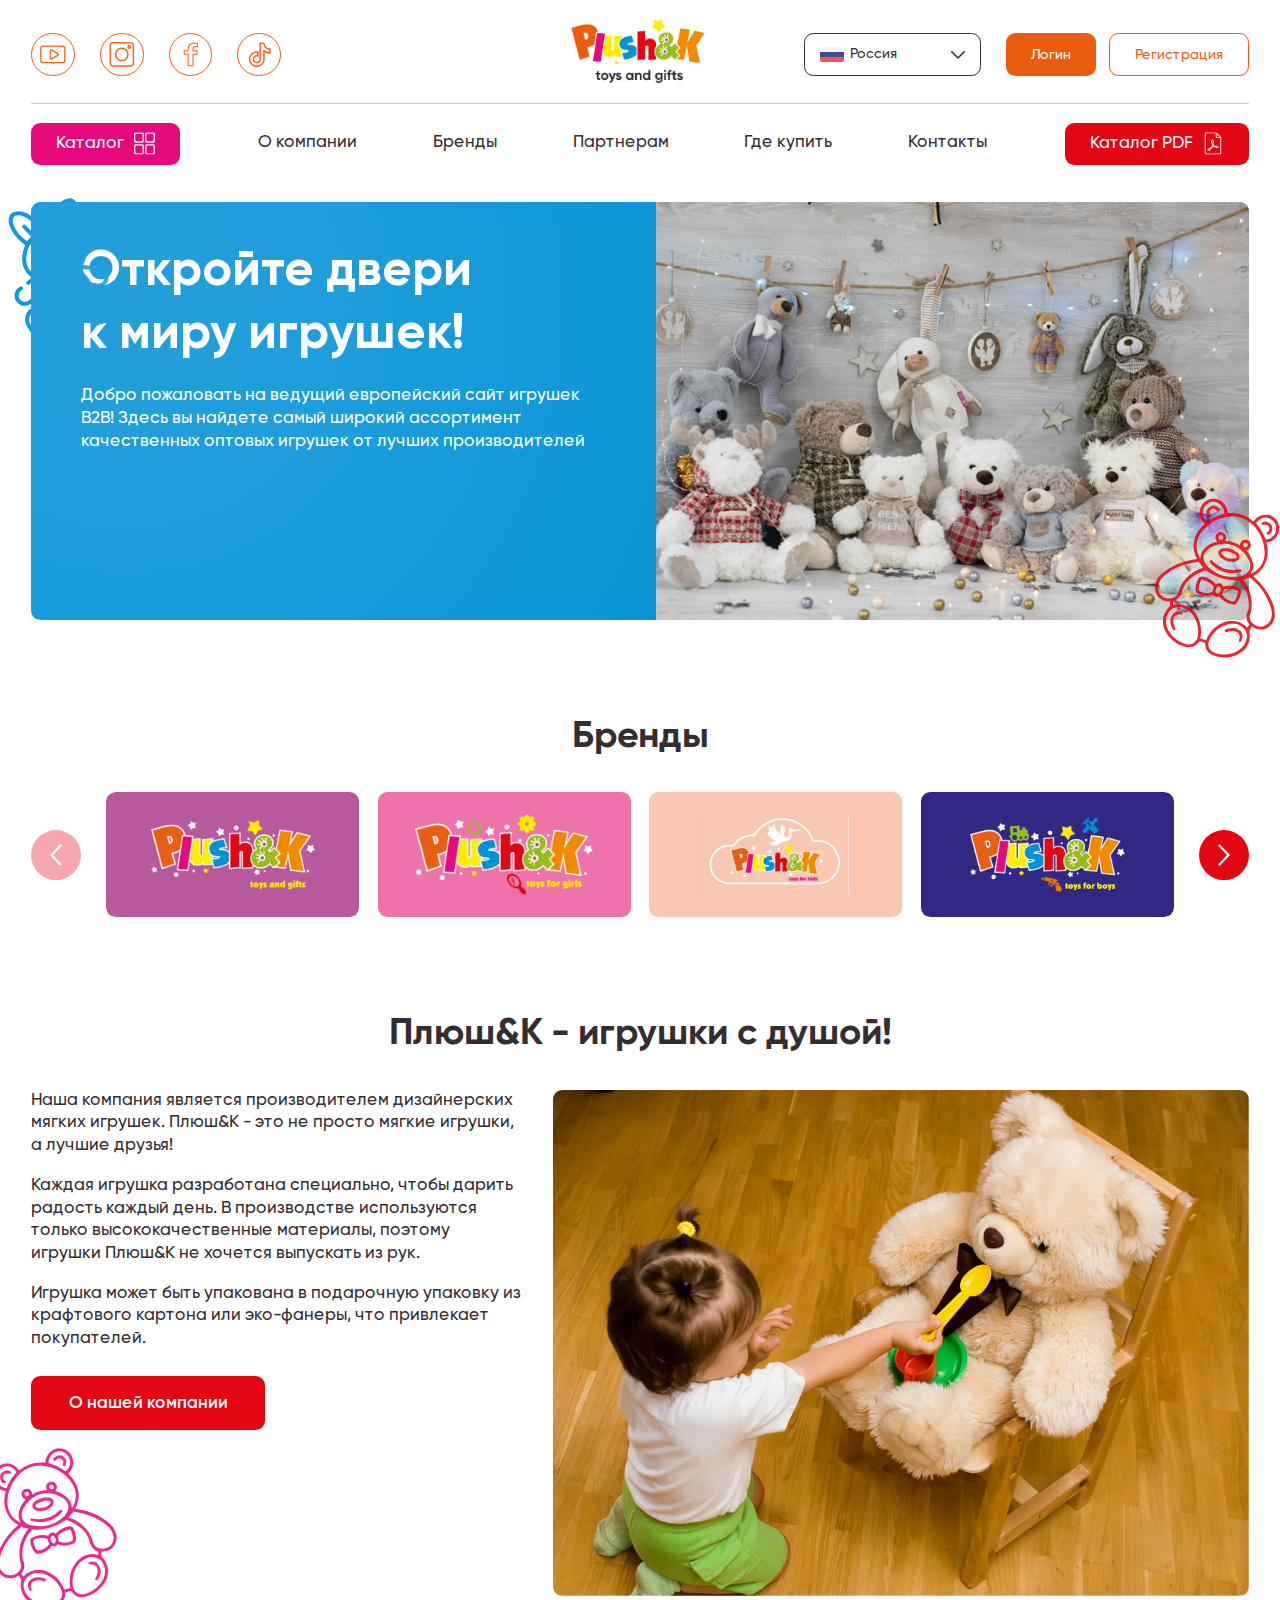
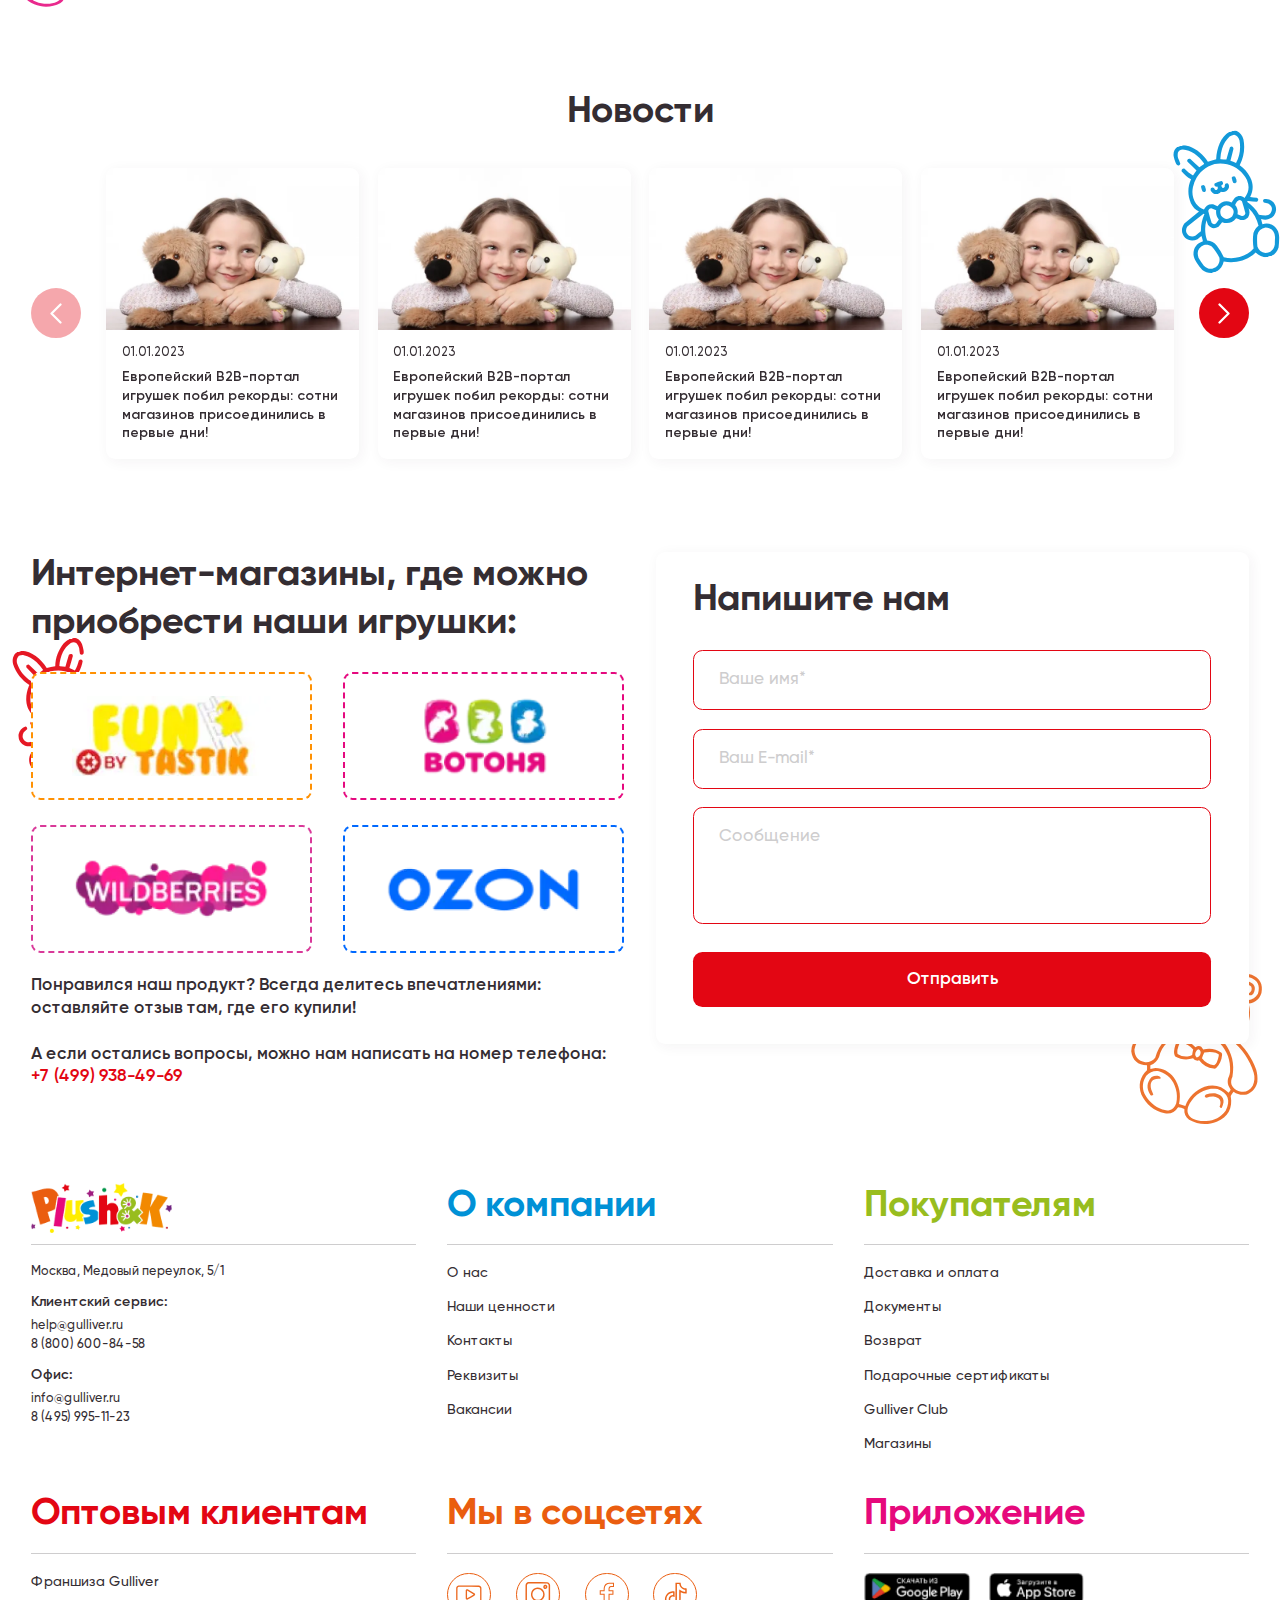
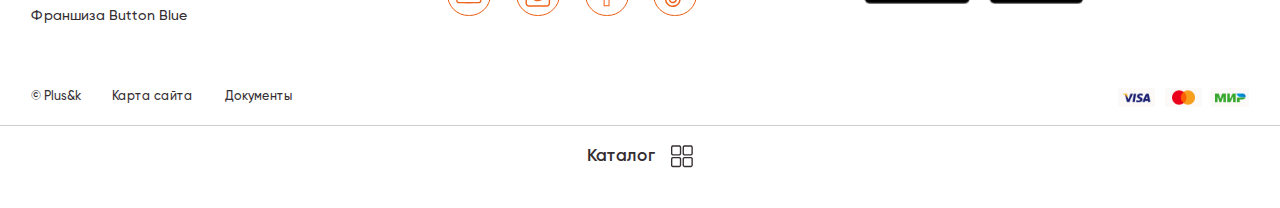
<file: index.html>
<!DOCTYPE html>
<html lang="ru">

<head>
    <meta charset="UTF-8">
    <meta name="viewport" content="width=device-width, initial-scale=1.0">
    <meta name="description" content="">
    <meta name="keywords" content="">
    <link rel="stylesheet" href="css/libs.min.css">
    <link rel="stylesheet" href="css/style.min.css">
    <script src="https://api-maps.yandex.ru/2.1/?lang=ru-RU"></script>
    <title>Главная</title>
</head>


<body class="m-page">
    <div class="wrapper">
        <header class="header">
            <div class="container">
                <div class="header__inner">
                    <a href="" class="header__logo">
                        <img src="img/logo2.png" alt="">
                    </a>

                    <button class="burger">
                        <img src="img/burger.svg" alt="" class="_view1">
                        <img src="img/burger2.svg" alt="" class="_view2">
                    </button>

                    <div class="mob-menu">
                        <div class="mob-menu__inner">
                            <div class="mob-menu__top">
                                <div class="socials">
                                    <a href="" class="socials__item">
                                        <svg width="57" height="56" viewBox="0 0 57 56" fill="none" xmlns="http://www.w3.org/2000/svg">
                                            <path opacity="0.958" fill-rule="evenodd" clip-rule="evenodd" d="M14.6641 15.6953C23.8517 15.677 33.0392 15.6953 42.2266 15.75C44.008 15.9636 45.1564 16.9298 45.6719 18.6484C45.7448 24.8464 45.7448 31.0442 45.6719 37.2422C45.1564 38.9608 44.008 39.927 42.2266 40.1406C33.0391 40.2136 23.8516 40.2136 14.6641 40.1406C12.8827 39.927 11.7342 38.9608 11.2188 37.2422C11.1458 31.0442 11.1458 24.8464 11.2188 18.6484C11.7525 16.9286 12.9009 15.9443 14.6641 15.6953ZM14.6641 17.5547C13.6564 17.8158 13.0914 18.472 12.9688 19.5234C12.8958 25.138 12.8958 30.7526 12.9688 36.3672C13.0707 37.417 13.6357 38.055 14.6641 38.2812C23.8516 38.3542 33.0391 38.3542 42.2266 38.2812C43.2549 38.055 43.8199 37.417 43.9219 36.3672C43.9948 30.7526 43.9948 25.138 43.9219 19.5234C43.8199 18.4737 43.2549 17.8357 42.2266 17.6094C33.0392 17.5547 23.8517 17.5364 14.6641 17.5547Z" fill="#EA5D0F" />
                                            <path opacity="0.931" fill-rule="evenodd" clip-rule="evenodd" d="M25.7109 20.7266C26.1225 20.7656 26.5236 20.8567 26.9141 21C29.9222 22.7777 32.9483 24.5277 35.9922 26.25C37.0348 26.8244 37.3446 27.6812 36.9219 28.8203C36.6678 29.157 36.3578 29.4304 35.9922 29.6406C32.9483 31.363 29.9222 33.113 26.9141 34.8906C26.0435 35.2974 25.2597 35.1698 24.5625 34.5078C24.3917 34.2391 24.2823 33.9474 24.2344 33.6328C24.1614 29.8411 24.1614 26.0495 24.2344 22.2578C24.3817 21.3998 24.8739 20.8893 25.7109 20.7266ZM26.0391 22.6953C26.0208 26.1955 26.0391 29.6955 26.0938 33.1953C29.0794 31.4671 32.0506 29.7171 35.0078 27.9453C32.0447 26.1487 29.0552 24.3987 26.0391 22.6953Z" fill="#EA5D0F" />
                                        </svg>
                                    </a>
                                    <a href="" class="socials__item">
                                        <svg width="57" height="56" viewBox="0 0 57 56" fill="none" xmlns="http://www.w3.org/2000/svg">
                                            <path opacity="0.946" fill-rule="evenodd" clip-rule="evenodd" d="M15.6484 11.1016C24.1798 11.0833 32.711 11.1016 41.2422 11.1563C43.4844 11.5755 44.8151 12.9062 45.2344 15.1484C45.3073 23.6797 45.3073 32.2109 45.2344 40.7422C44.8151 42.9844 43.4844 44.3151 41.2422 44.7344C32.7109 44.8073 24.1797 44.8073 15.6484 44.7344C13.4063 44.3151 12.0755 42.9844 11.6563 40.7422C11.5833 32.2109 11.5833 23.6797 11.6563 15.1484C12.0952 12.9048 13.4259 11.5559 15.6484 11.1016ZM15.7578 13.0703C14.6659 13.415 13.955 14.1442 13.625 15.2578C13.552 23.7161 13.552 32.1745 13.625 40.6328C13.9349 41.7448 14.6458 42.4558 15.7578 42.7656C24.2161 42.8386 32.6745 42.8386 41.1328 42.7656C42.2448 42.4558 42.9558 41.7448 43.2656 40.6328C43.3386 32.1745 43.3386 23.7161 43.2656 15.2578C42.9558 14.1458 42.2448 13.4349 41.1328 13.125C32.6745 13.0703 24.2162 13.052 15.7578 13.0703Z" fill="#EA5D0F" />
                                            <path opacity="0.936" fill-rule="evenodd" clip-rule="evenodd" d="M38.1797 14.8203C39.9251 14.6803 41.037 15.4459 41.5156 17.1172C41.5855 19.4901 40.4371 20.602 38.0703 20.4531C36.3805 19.9267 35.6695 18.7783 35.9375 17.0078C36.2761 15.8488 37.0236 15.1196 38.1797 14.8203ZM38.5078 16.7891C38.2605 16.9083 38.06 17.0905 37.9063 17.3359C37.7574 17.8581 37.9215 18.2409 38.3984 18.4844C38.9551 18.6212 39.3379 18.4207 39.5469 17.8828C39.5634 17.1881 39.217 16.8235 38.5078 16.7891Z" fill="#EA5D0F" />
                                            <path opacity="0.934" fill-rule="evenodd" clip-rule="evenodd" d="M27.6797 18.5391C31.9664 18.4745 35.0836 20.3339 37.0313 24.1172C38.7314 28.8212 37.6194 32.704 33.6953 35.7656C29.7544 38.0465 25.9627 37.8278 22.3203 35.1094C19.1695 32.0761 18.3127 28.485 19.75 24.3359C21.3549 20.9733 23.998 19.041 27.6797 18.5391ZM27.8984 20.5078C24.96 20.8747 22.8636 22.4059 21.6094 25.1016C20.4414 28.4319 21.1523 31.2939 23.7422 33.6875C26.657 35.8018 29.6467 35.9112 32.7109 34.0156C35.6282 31.6435 36.485 28.6721 35.2813 25.1016C33.7755 22.0597 31.3145 20.5285 27.8984 20.5078Z" fill="#EA5D0F" />
                                        </svg>
                                    </a>
                                    <a href="" class="socials__item">
                                        <svg width="57" height="56" viewBox="0 0 57 56" fill="none" xmlns="http://www.w3.org/2000/svg">
                                            <path opacity="0.955" fill-rule="evenodd" clip-rule="evenodd" d="M31.247 11.8125C33.5912 11.8125 35.9354 11.8125 38.2797 11.8125C38.2797 13.7555 38.2797 15.6984 38.2797 17.6414C37.0335 17.6308 35.7874 17.6414 34.5416 17.673C33.3832 17.734 32.6334 18.3147 32.2924 19.4154C32.203 20.3203 32.1713 21.2284 32.1974 22.1397C33.9714 22.1397 35.7454 22.1397 37.5194 22.1397C37.5194 24.1883 37.5194 26.2369 37.5194 28.2854C35.7454 28.2854 33.9714 28.2854 32.1974 28.2854C32.1974 33.6074 32.1974 38.9294 32.1974 44.2514C29.4941 44.2514 26.7909 44.2514 24.0876 44.2514C24.0876 38.9083 24.0876 33.5651 24.0876 28.222C22.3143 28.2784 20.5403 28.2995 18.7656 28.2854C18.7656 26.2369 18.7656 24.1883 18.7656 22.1397C20.5396 22.1397 22.3136 22.1397 24.0876 22.1397C23.9827 20.1371 24.2678 18.1941 24.943 16.3109C25.8318 14.2605 27.3418 12.8983 29.473 12.2243C30.0662 12.0574 30.6575 11.9201 31.247 11.8125ZM31.3104 13.2064C33.1688 13.2064 35.0273 13.2064 36.8858 13.2064C36.8858 14.2201 36.8858 15.2338 36.8858 16.2475C35.891 16.2245 34.8983 16.2562 33.908 16.3425C32.0931 16.7213 31.0689 17.83 30.8352 19.6688C30.8035 20.9569 30.7929 22.2452 30.8035 23.5336C32.5775 23.5336 34.3515 23.5336 36.1255 23.5336C36.1255 24.6529 36.1255 25.7722 36.1255 26.8915C34.3515 26.8915 32.5775 26.8915 30.8035 26.8915C30.8035 32.2135 30.8035 37.5356 30.8035 42.8576C29.0295 42.8576 27.2555 42.8576 25.4815 42.8576C25.4815 37.5145 25.4815 32.1713 25.4815 26.8282C23.7072 26.8331 21.9332 26.8541 20.1595 26.8915C20.1595 25.7722 20.1595 24.6529 20.1595 23.5336C21.9335 23.5336 23.7075 23.5336 25.4815 23.5336C25.446 22.0726 25.4988 20.6154 25.6399 19.1619C26.0802 15.776 27.9703 13.7908 31.3104 13.2064Z" fill="#EA5D0F" />
                                        </svg>
                                    </a>
                                    <a href="" class="socials__item">
                                        <svg xmlns="http://www.w3.org/2000/svg" width="48" height="48" viewBox="0 0 48 48" fill="none">
                                            <path opacity="0.965" fill-rule="evenodd" clip-rule="evenodd" d="M24.6993 9.97266C26.7045 9.97266 28.7097 9.97266 30.7149 9.97266C30.5777 12.5516 31.5986 14.5112 33.7774 15.8516C34.4437 16.2134 35.1547 16.4322 35.9102 16.5078C36.4894 16.53 37.0636 16.5756 37.6329 16.6445C37.6602 18.595 37.6694 20.5455 37.6602 22.4961C35.2109 22.6948 32.9141 22.2026 30.7696 21.0195C30.7048 23.3346 30.7048 25.6497 30.7696 27.9648C30.9654 31.8121 29.4524 34.7561 26.2306 36.7969C25.1135 37.4153 23.9286 37.8073 22.6759 37.9727C22.0014 37.9727 21.3269 37.9727 20.6524 37.9727C17.2012 37.4842 14.7311 35.6613 13.2423 32.5039C11.9415 28.9883 12.4883 25.7981 14.8829 22.9336C17.3097 20.4569 20.2354 19.5454 23.6602 20.1992C23.7149 22.277 23.7331 24.3551 23.7149 26.4336C23.1366 26.2621 22.5533 26.1072 21.9649 25.9688C20.4969 25.905 19.4488 26.5339 18.8204 27.8555C18.3469 29.3695 18.7388 30.6 19.9962 31.5469C21.5611 32.3815 22.9374 32.1354 24.1251 30.8086C24.3331 30.4838 24.4971 30.1374 24.6173 29.7695C24.6988 23.1725 24.7262 16.5735 24.6993 9.97266ZM26.3946 11.6133C27.2878 11.6133 28.1811 11.6133 29.0743 11.6133C29.6257 14.9446 31.5215 17.0865 34.7618 18.0391C35.1607 18.1208 35.5618 18.1845 35.9649 18.2305C35.9649 19.0873 35.9649 19.944 35.9649 20.8008C34.1384 20.6871 32.4613 20.1311 30.9337 19.1328C30.3216 18.6575 29.7018 18.1926 29.0743 17.7383C29.0225 21.5664 29.0134 25.3945 29.047 29.2227C28.8066 32.3053 27.2845 34.4836 24.4806 35.7578C21.6727 36.7734 19.1024 36.3541 16.7696 34.5C14.3396 32.1899 13.6742 29.4464 14.7735 26.2695C15.8385 23.8449 17.6705 22.3592 20.2696 21.8125C20.8487 21.7126 21.4321 21.6671 22.0196 21.6758C22.0196 22.5326 22.0196 23.3893 22.0196 24.2461C19.5291 24.2371 17.8794 25.4037 17.0704 27.7461C16.5628 30.3654 17.5017 32.2521 19.8868 33.4062C21.7138 34.036 23.3726 33.7444 24.8634 32.5312C25.704 31.7342 26.2053 30.7589 26.3673 29.6055C26.3946 23.6081 26.4037 17.6107 26.3946 11.6133Z" fill="#EA5D0F" />
                                        </svg>
                                    </a>
                                </div>


                                <div class="country-select">
                                    <div class="country-select__show">
                                        <img src="img/ru.svg" alt="" class="country-select__flag">
                                        <div class="country-select__current">Россия</div>
                                        <svg width="18" height="10" viewBox="0 0 18 10" fill="none" xmlns="http://www.w3.org/2000/svg">
                                            <path d="M1 1L9 9L17 1" stroke="#342D32" stroke-width="2" stroke-linecap="round" stroke-linejoin="round" />
                                        </svg>
                                    </div>
                                    <div class="country-select__hidden">
                                        <div class="country-select__items">
                                            <a href="" class="country-select__item">
                                                <img src="img/kaz.svg" alt="" class="country-select__flag">
                                                <span>Казахстан</span>
                                            </a>
                                            <a href="" class="country-select__item">
                                                <img src="img/bel.svg" alt="" class="country-select__flag">
                                                <span>Беларусь</span>
                                            </a>
                                            <a href="" class="country-select__item">
                                                <img src="img/ger.svg" alt="" class="country-select__flag">
                                                <span>Германия</span>
                                            </a>
                                            <a href="" class="country-select__item">
                                                <img src="img/fr.svg" alt="" class="country-select__flag">
                                                <span>Франция</span>
                                            </a>
                                        </div>
                                    </div>
                                </div>

                                <div class="header-lk">
                                    <a href="" class="header-lk__btn m-btn m-btn-orange">
                                        <span>Логин</span>
                                    </a>
                                    <a href="" class="header-lk__btn m-btn m-btn-orange-outline">
                                        <span>Регистрация</span>
                                    </a>
                                </div>
                            </div>

                            <div class="mob-menu__bottom">
                                <button class="mob-menu__btn m-btn m-btn-purple">
                                    <span>Каталог </span>
                                    <img src="img/category.svg" alt="">
                                </button>
                                <nav class="nav">
                                    <a href="" class="nav__link">О компании</a>
                                    <a href="" class="nav__link">Бренды</a>
                                    <a href="" class="nav__link">Партнерам</a>
                                    <a href="" class="nav__link">Где купить</a>
                                    <a href="" class="nav__link">Контакты</a>
                                </nav>
                                <button class="mob-menu__btn m-btn m-btn-red">
                                    <span>Каталог PDF </span>
                                    <img src="img/pdf.svg" alt="">
                                </button>
                            </div>
                        </div>
                    </div>
                </div>
            </div>

        </header>
        <main class="content">

            <div class="main m-section">
                <div class="container">
                    <div class="main__inner">
                        <div class="main__content">
                            <h1 class="main__title h1">
                                Откройте двери
                                к миру игрушек!
                            </h1>
                            <div class="main__desc">
                                <div class="text22 text14-tablet">
                                    Добро пожаловать на ведущий европейский сайт игрушек B2B! Здесь вы найдете самый широкий ассортимент качественных оптовых игрушек от лучших производителей
                                </div>
                            </div>
                        </div>
                        <div class="main__img">
                            <img src="img/main.jpg" alt="">
                        </div>
                    </div>
                </div>
                <img src="img/toy.svg" alt="" class="main__toy">
                <img src="img/toy2.svg" alt="" class="main__toy2">
            </div>

            <div class="brands m-section">
                <div class="container">
                    <div class="h2 text-center">
                        Бренды
                    </div>
                    <div class="brands-slider slider">
                        <div class="slider__wrap">
                            <div class="swiper-container">
                                <div class="swiper-wrapper">
                                    <div class="swiper-slide">
                                        <div class="brand-card ">
                                            <div class="brand-card__img">
                                                <img src="img/brand.webp" alt="">
                                            </div>
                                        </div>

                                    </div>
                                    <div class="swiper-slide">
                                        <div class="brand-card _pink">
                                            <div class="brand-card__img">
                                                <img src="img/brand2.webp" alt="">
                                            </div>
                                        </div>

                                    </div>
                                    <div class="swiper-slide">
                                        <div class="brand-card _orange">
                                            <div class="brand-card__img">
                                                <img src="img/brand3.webp" alt="">
                                            </div>
                                        </div>

                                    </div>
                                    <div class="swiper-slide">
                                        <div class="brand-card _blue">
                                            <div class="brand-card__img">
                                                <img src="img/brand4.webp" alt="">
                                            </div>
                                        </div>

                                    </div>
                                    <div class="swiper-slide">
                                        <div class="brand-card _blue">
                                            <div class="brand-card__img">
                                                <img src="img/brand4.webp" alt="">
                                            </div>
                                        </div>

                                    </div>
                                </div>
                            </div>
                            <div class="swiper-nav">
                                <div class="m-btn-red swiper-button swiper-button-prev">
                                    <img src="img/prev.svg" alt="">
                                </div>
                                <div class="m-btn-red swiper-button swiper-button-next">
                                    <img src="img/next.svg" alt="">
                                </div>
                            </div>

                        </div>
                    </div>
                </div>
            </div>

            <div class="what-is m-section">
                <div class="container">
                    <div class="what-is__title h2 text-center">
                        Плюш&К - игрушки с душой!
                    </div>
                    <div class="what-is__inner">
                        <div class="what-is__col">
                            <div class="text">
                                <p>
                                    Наша компания является производителем дизайнерских мягких игрушек. Плюш&К - это не просто мягкие игрушки,
                                    а лучшие друзья!
                                </p>
                                <p>
                                    Каждая игрушка разработана специально, чтобы дарить радость каждый день. В производстве используются только высококачественные материалы, поэтому игрушки Плюш&К не хочется выпускать из рук.
                                </p>
                                <p>
                                    Игрушка может быть упакована в подарочную
                                    упаковку из крафтового картона или эко-фанеры,
                                    что привлекает покупателей.
                                </p>
                            </div>
                            <div class="what-is__nav">
                                <a href="" class="what-is__btn m-btn m-btn-red">
                                    <span>О нашей компании</span>
                                </a>
                            </div>
                        </div>
                        <div class="what-is__col2">
                            <div class="what-is__img">
                                <img src="img/what-is.jpg" alt="">
                            </div>
                        </div>
                    </div>
                </div>
                <img src="img/toy3.svg" alt="" class="what-is__toy">
            </div>

            <div class="news m-section">
                <div class="container">
                    <div class="h2 text-center">
                        Новости
                    </div>
                    <div class="news-slider slider">
                        <div class="slider__wrap">
                            <div class="swiper-container">
                                <div class="swiper-wrapper">
                                    <div class="swiper-slide">
                                        <div class="blog-card">
                                            <a href="" class="blog-card__img">
                                                <img src="img/blog.webp" alt="">
                                            </a>
                                            <div class="blog-card__content">
                                                <div class="blog-card__date text16 text12-tablet">
                                                    01.01.2023
                                                </div>
                                                <div class="blog-card__title text18 text14-tablet semi-bold-text">
                                                    <a href="">
                                                        Европейский B2B-портал игрушек побил рекорды: сотни магазинов присоединились
                                                        в первые дни!
                                                    </a>
                                                </div>
                                            </div>
                                        </div>

                                    </div>
                                    <div class="swiper-slide">
                                        <div class="blog-card">
                                            <a href="" class="blog-card__img">
                                                <img src="img/blog.webp" alt="">
                                            </a>
                                            <div class="blog-card__content">
                                                <div class="blog-card__date text16 text12-tablet">
                                                    01.01.2023
                                                </div>
                                                <div class="blog-card__title text18 text14-tablet semi-bold-text">
                                                    <a href="">
                                                        Европейский B2B-портал игрушек побил рекорды: сотни магазинов присоединились
                                                        в первые дни!
                                                    </a>
                                                </div>
                                            </div>
                                        </div>

                                    </div>
                                    <div class="swiper-slide">
                                        <div class="blog-card">
                                            <a href="" class="blog-card__img">
                                                <img src="img/blog.webp" alt="">
                                            </a>
                                            <div class="blog-card__content">
                                                <div class="blog-card__date text16 text12-tablet">
                                                    01.01.2023
                                                </div>
                                                <div class="blog-card__title text18 text14-tablet semi-bold-text">
                                                    <a href="">
                                                        Европейский B2B-портал игрушек побил рекорды: сотни магазинов присоединились
                                                        в первые дни!
                                                    </a>
                                                </div>
                                            </div>
                                        </div>

                                    </div>
                                    <div class="swiper-slide">
                                        <div class="blog-card">
                                            <a href="" class="blog-card__img">
                                                <img src="img/blog.webp" alt="">
                                            </a>
                                            <div class="blog-card__content">
                                                <div class="blog-card__date text16 text12-tablet">
                                                    01.01.2023
                                                </div>
                                                <div class="blog-card__title text18 text14-tablet semi-bold-text">
                                                    <a href="">
                                                        Европейский B2B-портал игрушек побил рекорды: сотни магазинов присоединились
                                                        в первые дни!
                                                    </a>
                                                </div>
                                            </div>
                                        </div>

                                    </div>
                                    <div class="swiper-slide">
                                        <div class="blog-card">
                                            <a href="" class="blog-card__img">
                                                <img src="img/blog.webp" alt="">
                                            </a>
                                            <div class="blog-card__content">
                                                <div class="blog-card__date text16 text12-tablet">
                                                    01.01.2023
                                                </div>
                                                <div class="blog-card__title text18 text14-tablet semi-bold-text">
                                                    <a href="">
                                                        Европейский B2B-портал игрушек побил рекорды: сотни магазинов присоединились
                                                        в первые дни!
                                                    </a>
                                                </div>
                                            </div>
                                        </div>

                                    </div>
                                </div>
                            </div>
                            <div class="swiper-nav">
                                <div class="m-btn-red swiper-button swiper-button-prev">
                                    <img src="img/prev.svg" alt="">
                                </div>
                                <div class="m-btn-red swiper-button swiper-button-next">
                                    <img src="img/next.svg" alt="">
                                </div>
                            </div>

                        </div>
                    </div>
                </div>
                <img src="img/toy4.svg" alt="" class="news__toy">
            </div>

            <div class="contacts m-section">
                <div class="container">
                    <div class="contacts__inner">
                        <div class="contacts__col">
                            <div class="shops">
                                <div class="h2">
                                    Интернет-магазины, где можно приобрести наши игрушки:
                                </div>
                                <div class="shops__grid">
                                    <div class="brand-card shop-card">
                                        <div class="brand-card__img">
                                            <img src="img/shop.webp" alt="">
                                        </div>
                                    </div>

                                    <div class="brand-card shop-card _votonya">
                                        <div class="brand-card__img">
                                            <img src="img/shop2.webp" alt="">
                                        </div>
                                    </div>

                                    <div class="brand-card shop-card _wb">
                                        <div class="brand-card__img">
                                            <img src="img/shop3.webp" alt="">
                                        </div>
                                    </div>

                                    <div class="brand-card shop-card _ozon">
                                        <div class="brand-card__img">
                                            <img src="img/shop4.webp" alt="">
                                        </div>
                                    </div>

                                </div>
                                <div class="text">
                                    <p>Понравился наш продукт? Всегда делитесь впечатлениями: оставляйте отзыв там, где его купили!</p>
                                    <p>
                                        А если остались вопросы, можно нам написать на номер телефона: <br>
                                        <a href="tel:+74999384969">+7 (499) 938-49-69</a>
                                    </p>
                                </div>
                            </div>
                        </div>
                        <div class="contacts__col">
                            <form action="" class="contacts-form">
                                <div class="h2">
                                    Напишите нам
                                </div>
                                <div class="contacts-form__fields">
                                    <div class="fg">
                                        <input type="text" placeholder="Ваше имя*">
                                    </div>
                                    <div class="fg">
                                        <input type="text" placeholder="Ваш E-mail*">
                                    </div>
                                    <div class="fg">
                                        <textarea placeholder="Сообщение"></textarea>
                                    </div>
                                </div>
                                <button class="contacts-form__btn m-btn m-btn-red">
                                    <span>Отправить</span>
                                </button>
                            </form>
                        </div>
                    </div>
                </div>

                <img src="img/toy5.svg" alt="" class="contacts__toy">
                <img src="img/toy6.svg" alt="" class="contacts__toy2">


            </div>

        </main>
        <footer class="footer">
            <div class="container">
                <div class="footer__top">
                    <div class="footer-group">
                        <div class="footer-group__top _big">
                            <a href="" class="footer__logo">
                                <img src="img/logo.png" alt="">
                            </a>
                        </div>
                        <div class="footer-contacts">
                            <div class="footer-contacts__item">
                                <div class="footer-contacts__desc">
                                    Москва, Медовый переулок, 5/1
                                </div>
                            </div>
                            <div class="footer-contacts__item">
                                <div class="footer-contacts__title">
                                    Клиентский сервис:
                                </div>
                                <div class="footer-contacts__desc">
                                    <a href="mailto:help@gulliver.ru">help@gulliver.ru</a>
                                </div>
                                <div class="footer-contacts__desc">
                                    <a href="tel:88006008458">8 (800) 600-84-58</a>
                                </div>
                            </div>
                            <div class="footer-contacts__item">
                                <div class="footer-contacts__title">
                                    Офис:
                                </div>
                                <div class="footer-contacts__desc">
                                    <a href="mailto:info@gulliver.ru">info@gulliver.ru</a>
                                </div>
                                <div class="footer-contacts__desc">
                                    <a href="tel:84959951123">8 (495) 995-11-23</a>
                                </div>
                            </div>
                        </div>
                    </div>
                    <div class="footer-group">
                        <div class="footer-group__top">
                            <div class="h2 blue-text">
                                О компании
                            </div>
                        </div>
                        <div class="footer-group__links">
                            <a href="" class="footer-group__link">О нас</a>
                            <a href="" class="footer-group__link">Наши ценности</a>
                            <a href="" class="footer-group__link">Контакты</a>
                            <a href="" class="footer-group__link">Реквизиты</a>
                            <a href="" class="footer-group__link">Вакансии</a>
                        </div>
                    </div>
                    <div class="footer-group">
                        <div class="footer-group__top">
                            <div class="h2 green-text">
                                Покупателям
                            </div>
                        </div>
                        <div class="footer-group__links">
                            <a href="" class="footer-group__link">Доставка и оплата</a>
                            <a href="" class="footer-group__link">Документы</a>
                            <a href="" class="footer-group__link">Возврат</a>
                            <a href="" class="footer-group__link">Подарочные сертификаты</a>
                            <a href="" class="footer-group__link">Gulliver Club</a>
                            <a href="" class="footer-group__link">Магазины</a>
                        </div>
                    </div>
                    <div class="footer-group">
                        <div class="footer-group__top">
                            <div class="h2 red-text">
                                Оптовым клиентам
                            </div>
                        </div>
                        <div class="footer-group__links">
                            <a href="" class="footer-group__link">Франшиза Gulliver</a>
                            <a href="" class="footer-group__link">Франшиза Button Blue</a>
                        </div>
                    </div>
                    <div class="footer-group">
                        <div class="footer-group__top">
                            <div class="h2 orange-text">
                                Мы в соцсетях
                            </div>
                        </div>
                        <div class="socials">
                            <a href="" class="socials__item">
                                <svg width="57" height="56" viewBox="0 0 57 56" fill="none" xmlns="http://www.w3.org/2000/svg">
                                    <path opacity="0.958" fill-rule="evenodd" clip-rule="evenodd" d="M14.6641 15.6953C23.8517 15.677 33.0392 15.6953 42.2266 15.75C44.008 15.9636 45.1564 16.9298 45.6719 18.6484C45.7448 24.8464 45.7448 31.0442 45.6719 37.2422C45.1564 38.9608 44.008 39.927 42.2266 40.1406C33.0391 40.2136 23.8516 40.2136 14.6641 40.1406C12.8827 39.927 11.7342 38.9608 11.2188 37.2422C11.1458 31.0442 11.1458 24.8464 11.2188 18.6484C11.7525 16.9286 12.9009 15.9443 14.6641 15.6953ZM14.6641 17.5547C13.6564 17.8158 13.0914 18.472 12.9688 19.5234C12.8958 25.138 12.8958 30.7526 12.9688 36.3672C13.0707 37.417 13.6357 38.055 14.6641 38.2812C23.8516 38.3542 33.0391 38.3542 42.2266 38.2812C43.2549 38.055 43.8199 37.417 43.9219 36.3672C43.9948 30.7526 43.9948 25.138 43.9219 19.5234C43.8199 18.4737 43.2549 17.8357 42.2266 17.6094C33.0392 17.5547 23.8517 17.5364 14.6641 17.5547Z" fill="#EA5D0F" />
                                    <path opacity="0.931" fill-rule="evenodd" clip-rule="evenodd" d="M25.7109 20.7266C26.1225 20.7656 26.5236 20.8567 26.9141 21C29.9222 22.7777 32.9483 24.5277 35.9922 26.25C37.0348 26.8244 37.3446 27.6812 36.9219 28.8203C36.6678 29.157 36.3578 29.4304 35.9922 29.6406C32.9483 31.363 29.9222 33.113 26.9141 34.8906C26.0435 35.2974 25.2597 35.1698 24.5625 34.5078C24.3917 34.2391 24.2823 33.9474 24.2344 33.6328C24.1614 29.8411 24.1614 26.0495 24.2344 22.2578C24.3817 21.3998 24.8739 20.8893 25.7109 20.7266ZM26.0391 22.6953C26.0208 26.1955 26.0391 29.6955 26.0938 33.1953C29.0794 31.4671 32.0506 29.7171 35.0078 27.9453C32.0447 26.1487 29.0552 24.3987 26.0391 22.6953Z" fill="#EA5D0F" />
                                </svg>
                            </a>
                            <a href="" class="socials__item">
                                <svg width="57" height="56" viewBox="0 0 57 56" fill="none" xmlns="http://www.w3.org/2000/svg">
                                    <path opacity="0.946" fill-rule="evenodd" clip-rule="evenodd" d="M15.6484 11.1016C24.1798 11.0833 32.711 11.1016 41.2422 11.1563C43.4844 11.5755 44.8151 12.9062 45.2344 15.1484C45.3073 23.6797 45.3073 32.2109 45.2344 40.7422C44.8151 42.9844 43.4844 44.3151 41.2422 44.7344C32.7109 44.8073 24.1797 44.8073 15.6484 44.7344C13.4063 44.3151 12.0755 42.9844 11.6563 40.7422C11.5833 32.2109 11.5833 23.6797 11.6563 15.1484C12.0952 12.9048 13.4259 11.5559 15.6484 11.1016ZM15.7578 13.0703C14.6659 13.415 13.955 14.1442 13.625 15.2578C13.552 23.7161 13.552 32.1745 13.625 40.6328C13.9349 41.7448 14.6458 42.4558 15.7578 42.7656C24.2161 42.8386 32.6745 42.8386 41.1328 42.7656C42.2448 42.4558 42.9558 41.7448 43.2656 40.6328C43.3386 32.1745 43.3386 23.7161 43.2656 15.2578C42.9558 14.1458 42.2448 13.4349 41.1328 13.125C32.6745 13.0703 24.2162 13.052 15.7578 13.0703Z" fill="#EA5D0F" />
                                    <path opacity="0.936" fill-rule="evenodd" clip-rule="evenodd" d="M38.1797 14.8203C39.9251 14.6803 41.037 15.4459 41.5156 17.1172C41.5855 19.4901 40.4371 20.602 38.0703 20.4531C36.3805 19.9267 35.6695 18.7783 35.9375 17.0078C36.2761 15.8488 37.0236 15.1196 38.1797 14.8203ZM38.5078 16.7891C38.2605 16.9083 38.06 17.0905 37.9063 17.3359C37.7574 17.8581 37.9215 18.2409 38.3984 18.4844C38.9551 18.6212 39.3379 18.4207 39.5469 17.8828C39.5634 17.1881 39.217 16.8235 38.5078 16.7891Z" fill="#EA5D0F" />
                                    <path opacity="0.934" fill-rule="evenodd" clip-rule="evenodd" d="M27.6797 18.5391C31.9664 18.4745 35.0836 20.3339 37.0313 24.1172C38.7314 28.8212 37.6194 32.704 33.6953 35.7656C29.7544 38.0465 25.9627 37.8278 22.3203 35.1094C19.1695 32.0761 18.3127 28.485 19.75 24.3359C21.3549 20.9733 23.998 19.041 27.6797 18.5391ZM27.8984 20.5078C24.96 20.8747 22.8636 22.4059 21.6094 25.1016C20.4414 28.4319 21.1523 31.2939 23.7422 33.6875C26.657 35.8018 29.6467 35.9112 32.7109 34.0156C35.6282 31.6435 36.485 28.6721 35.2813 25.1016C33.7755 22.0597 31.3145 20.5285 27.8984 20.5078Z" fill="#EA5D0F" />
                                </svg>
                            </a>
                            <a href="" class="socials__item">
                                <svg width="57" height="56" viewBox="0 0 57 56" fill="none" xmlns="http://www.w3.org/2000/svg">
                                    <path opacity="0.955" fill-rule="evenodd" clip-rule="evenodd" d="M31.247 11.8125C33.5912 11.8125 35.9354 11.8125 38.2797 11.8125C38.2797 13.7555 38.2797 15.6984 38.2797 17.6414C37.0335 17.6308 35.7874 17.6414 34.5416 17.673C33.3832 17.734 32.6334 18.3147 32.2924 19.4154C32.203 20.3203 32.1713 21.2284 32.1974 22.1397C33.9714 22.1397 35.7454 22.1397 37.5194 22.1397C37.5194 24.1883 37.5194 26.2369 37.5194 28.2854C35.7454 28.2854 33.9714 28.2854 32.1974 28.2854C32.1974 33.6074 32.1974 38.9294 32.1974 44.2514C29.4941 44.2514 26.7909 44.2514 24.0876 44.2514C24.0876 38.9083 24.0876 33.5651 24.0876 28.222C22.3143 28.2784 20.5403 28.2995 18.7656 28.2854C18.7656 26.2369 18.7656 24.1883 18.7656 22.1397C20.5396 22.1397 22.3136 22.1397 24.0876 22.1397C23.9827 20.1371 24.2678 18.1941 24.943 16.3109C25.8318 14.2605 27.3418 12.8983 29.473 12.2243C30.0662 12.0574 30.6575 11.9201 31.247 11.8125ZM31.3104 13.2064C33.1688 13.2064 35.0273 13.2064 36.8858 13.2064C36.8858 14.2201 36.8858 15.2338 36.8858 16.2475C35.891 16.2245 34.8983 16.2562 33.908 16.3425C32.0931 16.7213 31.0689 17.83 30.8352 19.6688C30.8035 20.9569 30.7929 22.2452 30.8035 23.5336C32.5775 23.5336 34.3515 23.5336 36.1255 23.5336C36.1255 24.6529 36.1255 25.7722 36.1255 26.8915C34.3515 26.8915 32.5775 26.8915 30.8035 26.8915C30.8035 32.2135 30.8035 37.5356 30.8035 42.8576C29.0295 42.8576 27.2555 42.8576 25.4815 42.8576C25.4815 37.5145 25.4815 32.1713 25.4815 26.8282C23.7072 26.8331 21.9332 26.8541 20.1595 26.8915C20.1595 25.7722 20.1595 24.6529 20.1595 23.5336C21.9335 23.5336 23.7075 23.5336 25.4815 23.5336C25.446 22.0726 25.4988 20.6154 25.6399 19.1619C26.0802 15.776 27.9703 13.7908 31.3104 13.2064Z" fill="#EA5D0F" />
                                </svg>
                            </a>
                            <a href="" class="socials__item">
                                <svg xmlns="http://www.w3.org/2000/svg" width="48" height="48" viewBox="0 0 48 48" fill="none">
                                    <path opacity="0.965" fill-rule="evenodd" clip-rule="evenodd" d="M24.6993 9.97266C26.7045 9.97266 28.7097 9.97266 30.7149 9.97266C30.5777 12.5516 31.5986 14.5112 33.7774 15.8516C34.4437 16.2134 35.1547 16.4322 35.9102 16.5078C36.4894 16.53 37.0636 16.5756 37.6329 16.6445C37.6602 18.595 37.6694 20.5455 37.6602 22.4961C35.2109 22.6948 32.9141 22.2026 30.7696 21.0195C30.7048 23.3346 30.7048 25.6497 30.7696 27.9648C30.9654 31.8121 29.4524 34.7561 26.2306 36.7969C25.1135 37.4153 23.9286 37.8073 22.6759 37.9727C22.0014 37.9727 21.3269 37.9727 20.6524 37.9727C17.2012 37.4842 14.7311 35.6613 13.2423 32.5039C11.9415 28.9883 12.4883 25.7981 14.8829 22.9336C17.3097 20.4569 20.2354 19.5454 23.6602 20.1992C23.7149 22.277 23.7331 24.3551 23.7149 26.4336C23.1366 26.2621 22.5533 26.1072 21.9649 25.9688C20.4969 25.905 19.4488 26.5339 18.8204 27.8555C18.3469 29.3695 18.7388 30.6 19.9962 31.5469C21.5611 32.3815 22.9374 32.1354 24.1251 30.8086C24.3331 30.4838 24.4971 30.1374 24.6173 29.7695C24.6988 23.1725 24.7262 16.5735 24.6993 9.97266ZM26.3946 11.6133C27.2878 11.6133 28.1811 11.6133 29.0743 11.6133C29.6257 14.9446 31.5215 17.0865 34.7618 18.0391C35.1607 18.1208 35.5618 18.1845 35.9649 18.2305C35.9649 19.0873 35.9649 19.944 35.9649 20.8008C34.1384 20.6871 32.4613 20.1311 30.9337 19.1328C30.3216 18.6575 29.7018 18.1926 29.0743 17.7383C29.0225 21.5664 29.0134 25.3945 29.047 29.2227C28.8066 32.3053 27.2845 34.4836 24.4806 35.7578C21.6727 36.7734 19.1024 36.3541 16.7696 34.5C14.3396 32.1899 13.6742 29.4464 14.7735 26.2695C15.8385 23.8449 17.6705 22.3592 20.2696 21.8125C20.8487 21.7126 21.4321 21.6671 22.0196 21.6758C22.0196 22.5326 22.0196 23.3893 22.0196 24.2461C19.5291 24.2371 17.8794 25.4037 17.0704 27.7461C16.5628 30.3654 17.5017 32.2521 19.8868 33.4062C21.7138 34.036 23.3726 33.7444 24.8634 32.5312C25.704 31.7342 26.2053 30.7589 26.3673 29.6055C26.3946 23.6081 26.4037 17.6107 26.3946 11.6133Z" fill="#EA5D0F" />
                                </svg>
                            </a>
                        </div>

                    </div>
                    <div class="footer-group">
                        <div class="footer-group__top">
                            <div class="h2 purple-text">
                                Приложение
                            </div>
                        </div>
                        <div class="footer-group__stores">
                            <a href="" class="footer-group__stores-item">
                                <img src="img/store.png" alt="">
                            </a>
                            <a href="" class="footer-group__stores-item">
                                <img src="img/store2.png" alt="">
                            </a>
                        </div>
                    </div>
                </div>

                <div class="footer__middle">
                    <div class="footer__items">
                        <div class="footer__c">© Plus&k</div>
                        <a href="" class="footer__link">Карта сайта</a>
                        <a href="" class="footer__link">Документы</a>
                    </div>
                    <div class="footer__pay">
                        <div class="footer__pay-item">
                            <img src="img/pay.png" alt="">
                        </div>
                        <div class="footer__pay-item">
                            <img src="img/pay2.png" alt="">
                        </div>
                        <div class="footer__pay-item">
                            <img src="img/pay3.png" alt="">
                        </div>
                    </div>
                </div>
            </div>

            <div class="footer__bottom">
                <div class="container">
                    <a href="" class="footer__catalog">
                        <span>Каталог</span>
                        <svg width="28" height="29" viewBox="0 0 28 29" fill="none" xmlns="http://www.w3.org/2000/svg">
                            <path opacity="0.99" fill-rule="evenodd" clip-rule="evenodd" d="M2.05078 0.472656C5.04037 0.472656 8.02993 0.472656 11.0195 0.472656C12.0942 0.772626 12.7778 1.46533 13.0703 2.55078C13.1068 5.54037 13.1068 8.52993 13.0703 11.5195C12.7877 12.6041 12.1041 13.2877 11.0195 13.5703C8.02993 13.6068 5.04037 13.6068 2.05078 13.5703C0.965333 13.2778 0.272626 12.5942 -0.0273438 11.5195C-0.0273438 8.52993 -0.0273438 5.54037 -0.0273438 2.55078C0.282552 1.47526 0.975259 0.782552 2.05078 0.472656ZM2.59766 2.22266C5.22272 2.21354 7.84771 2.22266 10.4727 2.25C10.974 2.3138 11.2565 2.59635 11.3203 3.09766C11.3568 5.72266 11.3568 8.34766 11.3203 10.9727C11.2565 11.474 10.974 11.7565 10.4727 11.8203C7.84766 11.8568 5.22266 11.8568 2.59766 11.8203C2.09635 11.7565 1.8138 11.474 1.75 10.9727C1.71354 8.34766 1.71354 5.72266 1.75 3.09766C1.8236 2.59576 2.10615 2.30409 2.59766 2.22266Z" fill="#342D32" />
                            <path opacity="0.99" fill-rule="evenodd" clip-rule="evenodd" d="M16.9258 0.472656C19.9154 0.472656 22.9049 0.472656 25.8945 0.472656C26.9701 0.782552 27.6627 1.47526 27.9727 2.55078C27.9727 5.54037 27.9727 8.52993 27.9727 11.5195C27.6727 12.5942 26.98 13.2778 25.8945 13.5703C22.9049 13.6068 19.9154 13.6068 16.9258 13.5703C15.8412 13.2877 15.1576 12.6041 14.875 11.5195C14.8385 8.52993 14.8385 5.54037 14.875 2.55078C15.1675 1.46533 15.8511 0.772626 16.9258 0.472656ZM17.4727 2.22266C20.0977 2.21354 22.7227 2.22266 25.3477 2.25C25.849 2.3138 26.1315 2.59635 26.1953 3.09766C26.2318 5.72266 26.2318 8.34766 26.1953 10.9727C26.1315 11.474 25.849 11.7565 25.3477 11.8203C22.7227 11.8568 20.0977 11.8568 17.4727 11.8203C16.9713 11.7565 16.6888 11.474 16.625 10.9727C16.5885 8.34766 16.5885 5.72266 16.625 3.09766C16.6986 2.59576 16.9812 2.30409 17.4727 2.22266Z" fill="#342D32" />
                            <path opacity="0.99" fill-rule="evenodd" clip-rule="evenodd" d="M11.0195 28.4727C8.02993 28.4727 5.04037 28.4727 2.05078 28.4727C0.975259 28.1627 0.282552 27.4701 -0.0273438 26.3945C-0.0273438 23.4049 -0.0273438 20.4154 -0.0273438 17.4258C0.272626 16.3511 0.965333 15.6675 2.05078 15.375C5.04037 15.3385 8.02993 15.3385 11.0195 15.375C12.1041 15.6576 12.7877 16.3412 13.0703 17.4258C13.1068 20.4154 13.1068 23.4049 13.0703 26.3945C12.7778 27.48 12.0942 28.1727 11.0195 28.4727ZM2.59766 17.0977C5.22272 17.0885 7.84771 17.0977 10.4727 17.125C10.974 17.1888 11.2565 17.4713 11.3203 17.9727C11.3568 20.5977 11.3568 23.2227 11.3203 25.8477C11.2565 26.349 10.974 26.6315 10.4727 26.6953C7.84766 26.7318 5.22266 26.7318 2.59766 26.6953C2.09635 26.6315 1.8138 26.349 1.75 25.8477C1.71354 23.2227 1.71354 20.5977 1.75 17.9727C1.8236 17.4707 2.10615 17.1791 2.59766 17.0977Z" fill="#342D32" />
                            <path opacity="0.99" fill-rule="evenodd" clip-rule="evenodd" d="M27.9727 17.4258C27.9727 20.4154 27.9727 23.4049 27.9727 26.3945C27.6627 27.4701 26.9701 28.1627 25.8945 28.4727C22.9049 28.4727 19.9154 28.4727 16.9258 28.4727C15.8511 28.1727 15.1675 27.48 14.875 26.3945C14.8385 23.4049 14.8385 20.4154 14.875 17.4258C15.1576 16.3412 15.8412 15.6576 16.9258 15.375C19.9154 15.3385 22.9049 15.3385 25.8945 15.375C26.98 15.6675 27.6727 16.3511 27.9727 17.4258ZM17.4727 17.0977C20.0977 17.0885 22.7227 17.0977 25.3477 17.125C25.849 17.1888 26.1315 17.4713 26.1953 17.9727C26.2318 20.5977 26.2318 23.2227 26.1953 25.8477C26.1315 26.349 25.849 26.6315 25.3477 26.6953C22.7227 26.7318 20.0977 26.7318 17.4727 26.6953C16.9713 26.6315 16.6888 26.349 16.625 25.8477C16.5885 23.2227 16.5885 20.5977 16.625 17.9727C16.6986 17.4707 16.9812 17.1791 17.4727 17.0977Z" fill="#342D32" />
                        </svg>
                    </a>
                </div>
            </div>

        </footer>
    </div>

    <script src="js/libs.min.js"></script>
    <script src="js/main.min.js"></script>

</body>

</html>
</file>
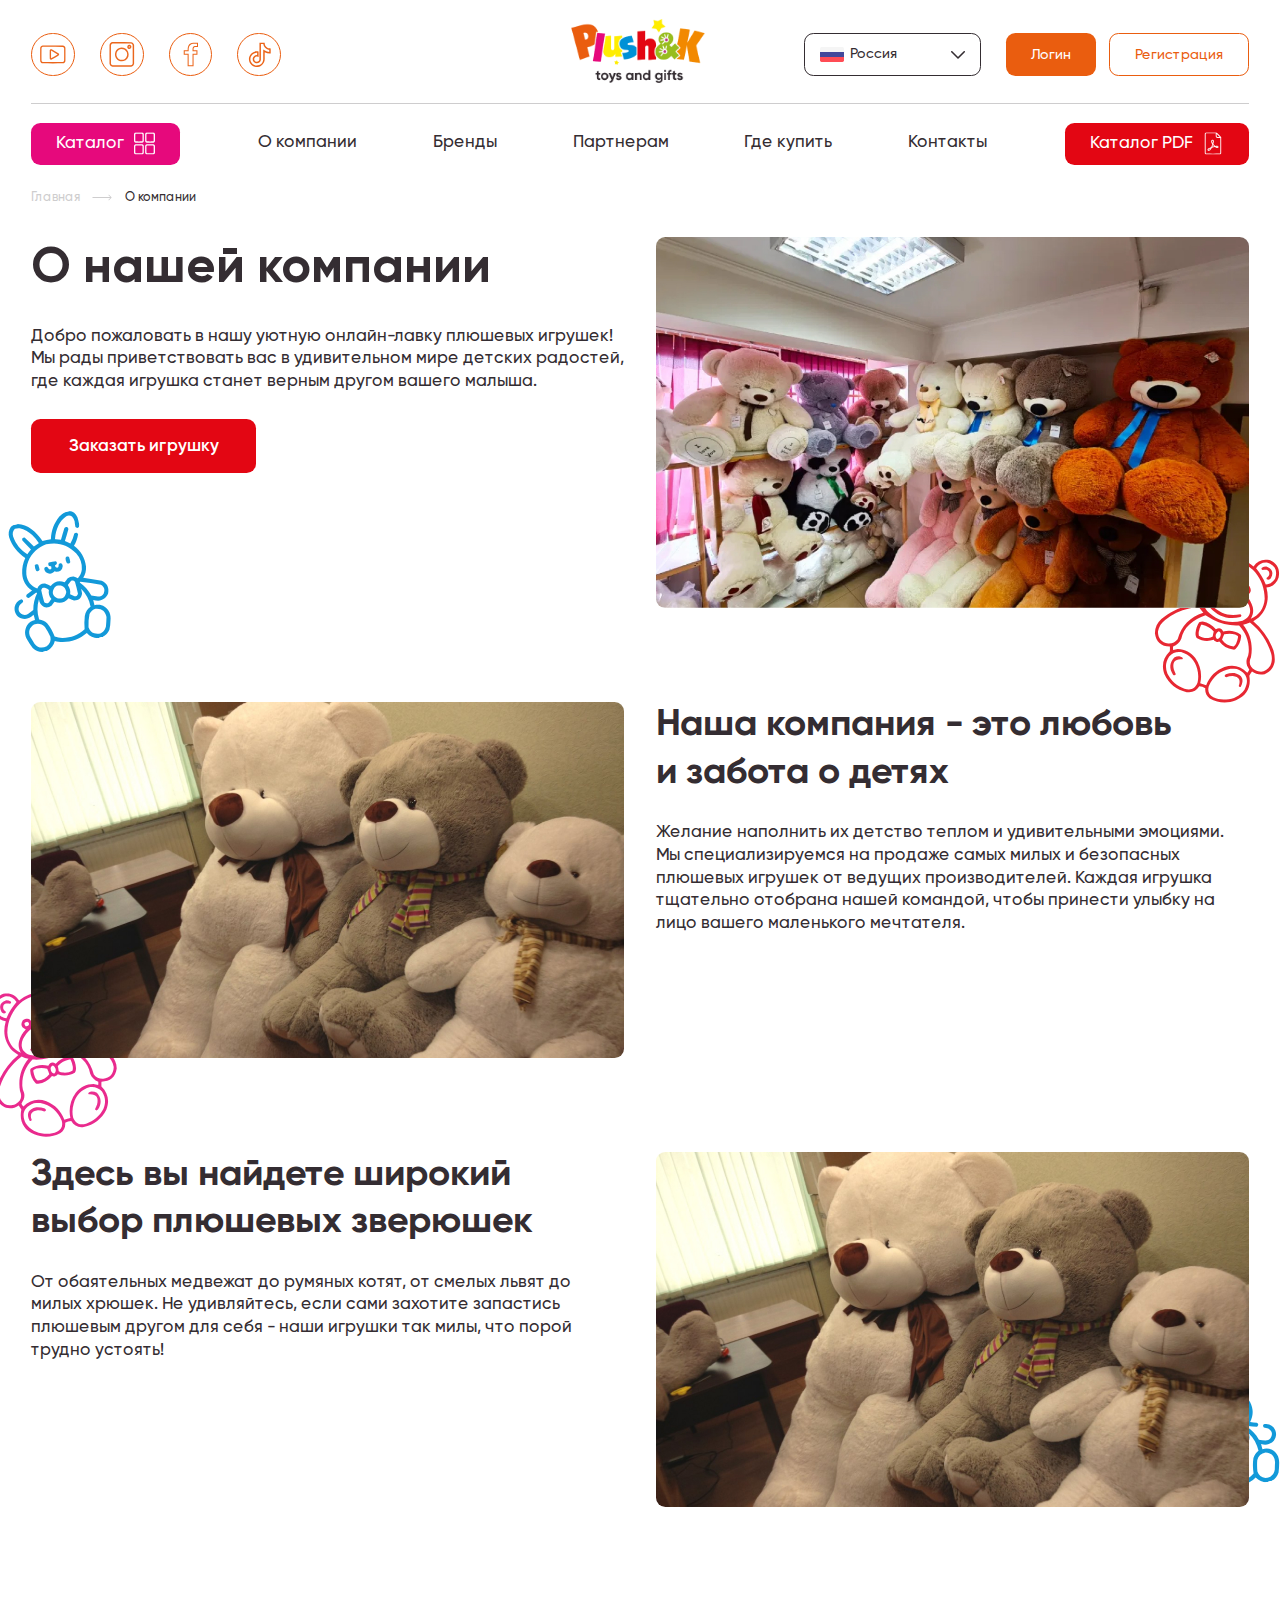
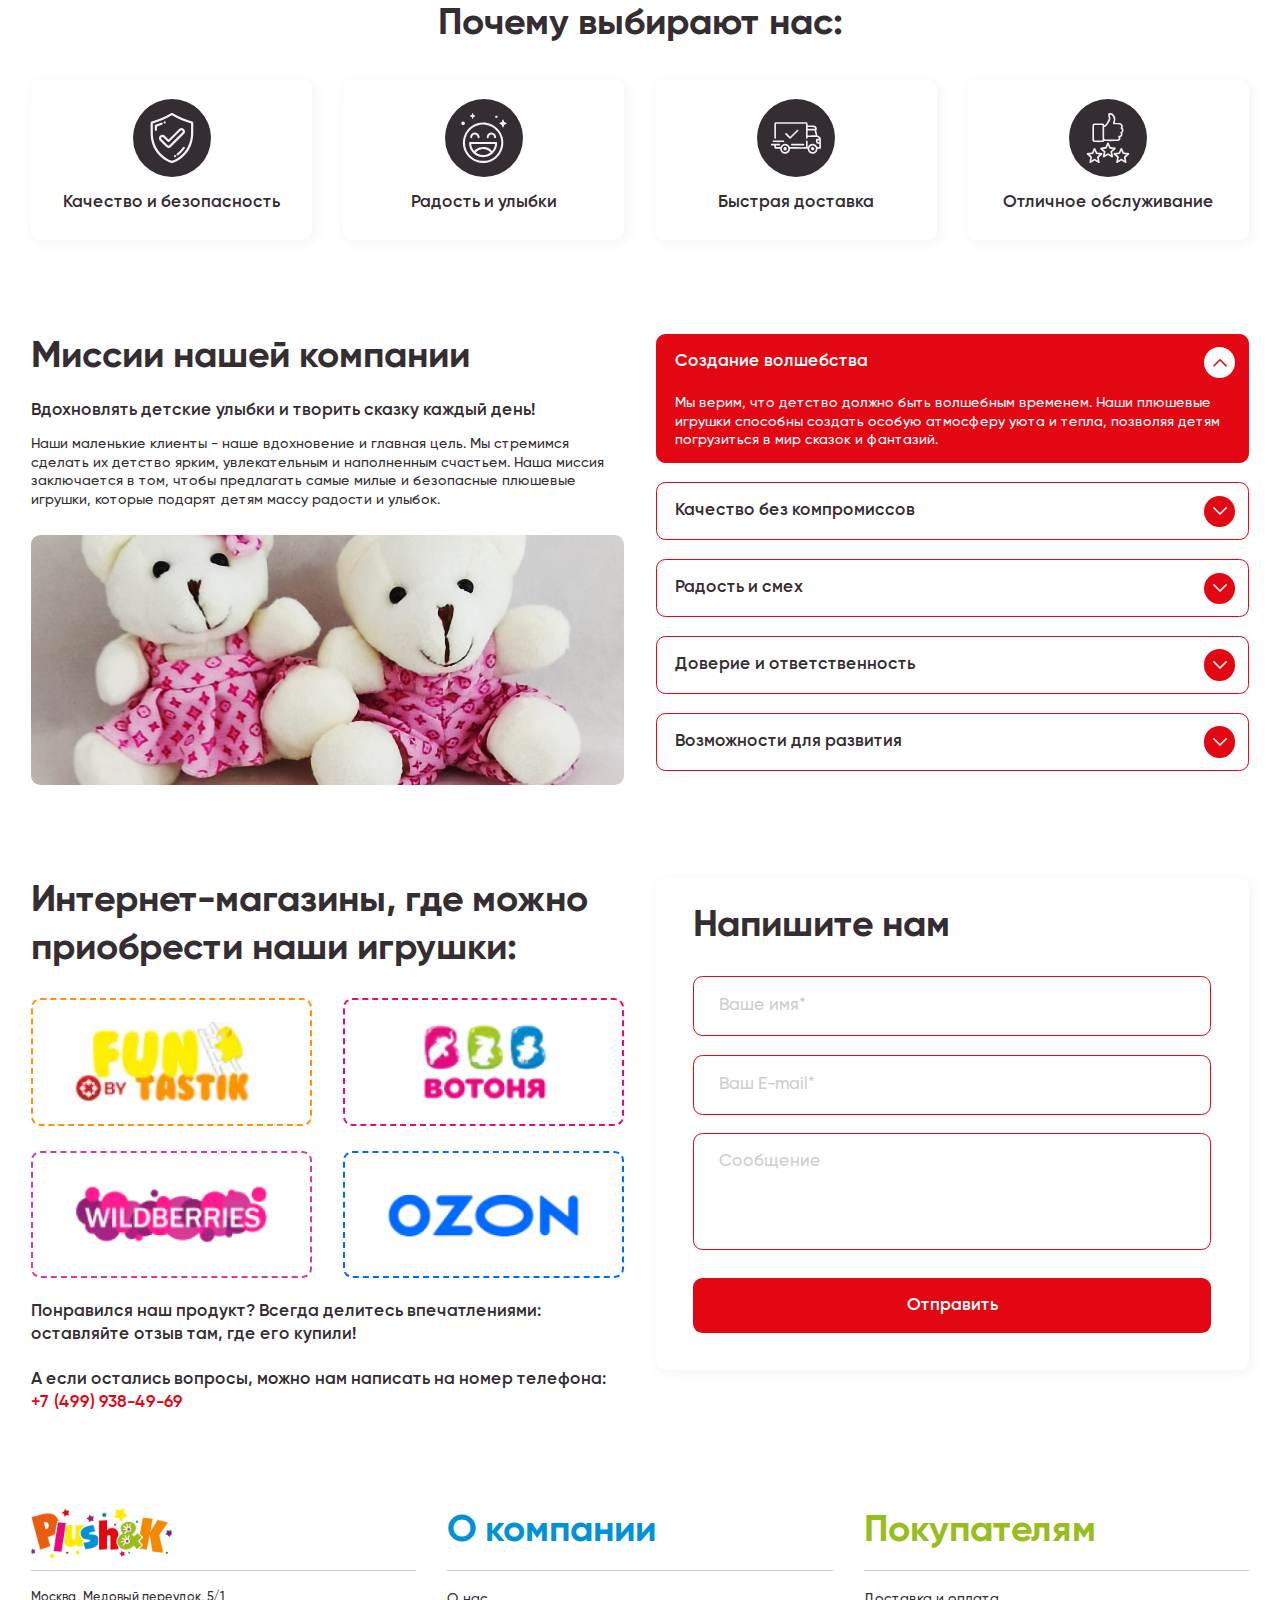
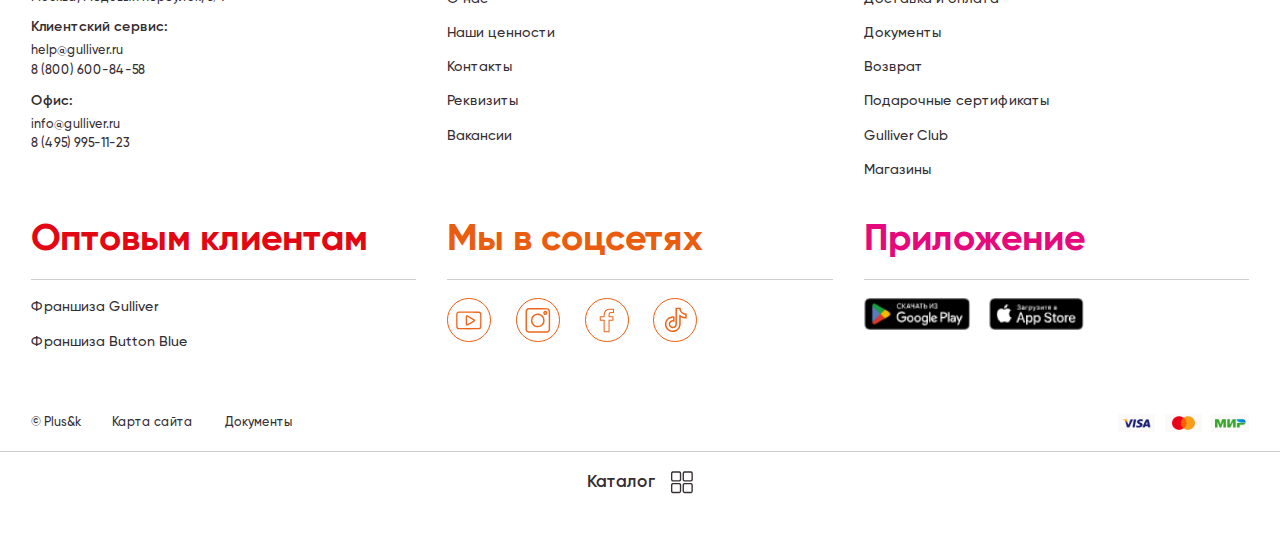
<file: about.html>
<!DOCTYPE html>
<html lang="ru">

<head>
    <meta charset="UTF-8">
    <meta name="viewport" content="width=device-width, initial-scale=1.0">
    <meta name="description" content="">
    <meta name="keywords" content="">
    <link rel="stylesheet" href="css/libs.min.css">
    <link rel="stylesheet" href="css/style.min.css">
    <script src="https://api-maps.yandex.ru/2.1/?lang=ru-RU"></script>
    <title>О компании</title>
</head>


<body class="m-page">
    <div class="wrapper">
        <header class="header">
            <div class="container">
                <div class="header__inner">
                    <a href="" class="header__logo">
                        <img src="img/logo2.png" alt="">
                    </a>

                    <button class="burger">
                        <img src="img/burger.svg" alt="" class="_view1">
                        <img src="img/burger2.svg" alt="" class="_view2">
                    </button>

                    <div class="mob-menu">
                        <div class="mob-menu__inner">
                            <div class="mob-menu__top">
                                <div class="socials">
                                    <a href="" class="socials__item">
                                        <svg width="57" height="56" viewBox="0 0 57 56" fill="none" xmlns="http://www.w3.org/2000/svg">
                                            <path opacity="0.958" fill-rule="evenodd" clip-rule="evenodd" d="M14.6641 15.6953C23.8517 15.677 33.0392 15.6953 42.2266 15.75C44.008 15.9636 45.1564 16.9298 45.6719 18.6484C45.7448 24.8464 45.7448 31.0442 45.6719 37.2422C45.1564 38.9608 44.008 39.927 42.2266 40.1406C33.0391 40.2136 23.8516 40.2136 14.6641 40.1406C12.8827 39.927 11.7342 38.9608 11.2188 37.2422C11.1458 31.0442 11.1458 24.8464 11.2188 18.6484C11.7525 16.9286 12.9009 15.9443 14.6641 15.6953ZM14.6641 17.5547C13.6564 17.8158 13.0914 18.472 12.9688 19.5234C12.8958 25.138 12.8958 30.7526 12.9688 36.3672C13.0707 37.417 13.6357 38.055 14.6641 38.2812C23.8516 38.3542 33.0391 38.3542 42.2266 38.2812C43.2549 38.055 43.8199 37.417 43.9219 36.3672C43.9948 30.7526 43.9948 25.138 43.9219 19.5234C43.8199 18.4737 43.2549 17.8357 42.2266 17.6094C33.0392 17.5547 23.8517 17.5364 14.6641 17.5547Z" fill="#EA5D0F" />
                                            <path opacity="0.931" fill-rule="evenodd" clip-rule="evenodd" d="M25.7109 20.7266C26.1225 20.7656 26.5236 20.8567 26.9141 21C29.9222 22.7777 32.9483 24.5277 35.9922 26.25C37.0348 26.8244 37.3446 27.6812 36.9219 28.8203C36.6678 29.157 36.3578 29.4304 35.9922 29.6406C32.9483 31.363 29.9222 33.113 26.9141 34.8906C26.0435 35.2974 25.2597 35.1698 24.5625 34.5078C24.3917 34.2391 24.2823 33.9474 24.2344 33.6328C24.1614 29.8411 24.1614 26.0495 24.2344 22.2578C24.3817 21.3998 24.8739 20.8893 25.7109 20.7266ZM26.0391 22.6953C26.0208 26.1955 26.0391 29.6955 26.0938 33.1953C29.0794 31.4671 32.0506 29.7171 35.0078 27.9453C32.0447 26.1487 29.0552 24.3987 26.0391 22.6953Z" fill="#EA5D0F" />
                                        </svg>
                                    </a>
                                    <a href="" class="socials__item">
                                        <svg width="57" height="56" viewBox="0 0 57 56" fill="none" xmlns="http://www.w3.org/2000/svg">
                                            <path opacity="0.946" fill-rule="evenodd" clip-rule="evenodd" d="M15.6484 11.1016C24.1798 11.0833 32.711 11.1016 41.2422 11.1563C43.4844 11.5755 44.8151 12.9062 45.2344 15.1484C45.3073 23.6797 45.3073 32.2109 45.2344 40.7422C44.8151 42.9844 43.4844 44.3151 41.2422 44.7344C32.7109 44.8073 24.1797 44.8073 15.6484 44.7344C13.4063 44.3151 12.0755 42.9844 11.6563 40.7422C11.5833 32.2109 11.5833 23.6797 11.6563 15.1484C12.0952 12.9048 13.4259 11.5559 15.6484 11.1016ZM15.7578 13.0703C14.6659 13.415 13.955 14.1442 13.625 15.2578C13.552 23.7161 13.552 32.1745 13.625 40.6328C13.9349 41.7448 14.6458 42.4558 15.7578 42.7656C24.2161 42.8386 32.6745 42.8386 41.1328 42.7656C42.2448 42.4558 42.9558 41.7448 43.2656 40.6328C43.3386 32.1745 43.3386 23.7161 43.2656 15.2578C42.9558 14.1458 42.2448 13.4349 41.1328 13.125C32.6745 13.0703 24.2162 13.052 15.7578 13.0703Z" fill="#EA5D0F" />
                                            <path opacity="0.936" fill-rule="evenodd" clip-rule="evenodd" d="M38.1797 14.8203C39.9251 14.6803 41.037 15.4459 41.5156 17.1172C41.5855 19.4901 40.4371 20.602 38.0703 20.4531C36.3805 19.9267 35.6695 18.7783 35.9375 17.0078C36.2761 15.8488 37.0236 15.1196 38.1797 14.8203ZM38.5078 16.7891C38.2605 16.9083 38.06 17.0905 37.9063 17.3359C37.7574 17.8581 37.9215 18.2409 38.3984 18.4844C38.9551 18.6212 39.3379 18.4207 39.5469 17.8828C39.5634 17.1881 39.217 16.8235 38.5078 16.7891Z" fill="#EA5D0F" />
                                            <path opacity="0.934" fill-rule="evenodd" clip-rule="evenodd" d="M27.6797 18.5391C31.9664 18.4745 35.0836 20.3339 37.0313 24.1172C38.7314 28.8212 37.6194 32.704 33.6953 35.7656C29.7544 38.0465 25.9627 37.8278 22.3203 35.1094C19.1695 32.0761 18.3127 28.485 19.75 24.3359C21.3549 20.9733 23.998 19.041 27.6797 18.5391ZM27.8984 20.5078C24.96 20.8747 22.8636 22.4059 21.6094 25.1016C20.4414 28.4319 21.1523 31.2939 23.7422 33.6875C26.657 35.8018 29.6467 35.9112 32.7109 34.0156C35.6282 31.6435 36.485 28.6721 35.2813 25.1016C33.7755 22.0597 31.3145 20.5285 27.8984 20.5078Z" fill="#EA5D0F" />
                                        </svg>
                                    </a>
                                    <a href="" class="socials__item">
                                        <svg width="57" height="56" viewBox="0 0 57 56" fill="none" xmlns="http://www.w3.org/2000/svg">
                                            <path opacity="0.955" fill-rule="evenodd" clip-rule="evenodd" d="M31.247 11.8125C33.5912 11.8125 35.9354 11.8125 38.2797 11.8125C38.2797 13.7555 38.2797 15.6984 38.2797 17.6414C37.0335 17.6308 35.7874 17.6414 34.5416 17.673C33.3832 17.734 32.6334 18.3147 32.2924 19.4154C32.203 20.3203 32.1713 21.2284 32.1974 22.1397C33.9714 22.1397 35.7454 22.1397 37.5194 22.1397C37.5194 24.1883 37.5194 26.2369 37.5194 28.2854C35.7454 28.2854 33.9714 28.2854 32.1974 28.2854C32.1974 33.6074 32.1974 38.9294 32.1974 44.2514C29.4941 44.2514 26.7909 44.2514 24.0876 44.2514C24.0876 38.9083 24.0876 33.5651 24.0876 28.222C22.3143 28.2784 20.5403 28.2995 18.7656 28.2854C18.7656 26.2369 18.7656 24.1883 18.7656 22.1397C20.5396 22.1397 22.3136 22.1397 24.0876 22.1397C23.9827 20.1371 24.2678 18.1941 24.943 16.3109C25.8318 14.2605 27.3418 12.8983 29.473 12.2243C30.0662 12.0574 30.6575 11.9201 31.247 11.8125ZM31.3104 13.2064C33.1688 13.2064 35.0273 13.2064 36.8858 13.2064C36.8858 14.2201 36.8858 15.2338 36.8858 16.2475C35.891 16.2245 34.8983 16.2562 33.908 16.3425C32.0931 16.7213 31.0689 17.83 30.8352 19.6688C30.8035 20.9569 30.7929 22.2452 30.8035 23.5336C32.5775 23.5336 34.3515 23.5336 36.1255 23.5336C36.1255 24.6529 36.1255 25.7722 36.1255 26.8915C34.3515 26.8915 32.5775 26.8915 30.8035 26.8915C30.8035 32.2135 30.8035 37.5356 30.8035 42.8576C29.0295 42.8576 27.2555 42.8576 25.4815 42.8576C25.4815 37.5145 25.4815 32.1713 25.4815 26.8282C23.7072 26.8331 21.9332 26.8541 20.1595 26.8915C20.1595 25.7722 20.1595 24.6529 20.1595 23.5336C21.9335 23.5336 23.7075 23.5336 25.4815 23.5336C25.446 22.0726 25.4988 20.6154 25.6399 19.1619C26.0802 15.776 27.9703 13.7908 31.3104 13.2064Z" fill="#EA5D0F" />
                                        </svg>
                                    </a>
                                    <a href="" class="socials__item">
                                        <svg xmlns="http://www.w3.org/2000/svg" width="48" height="48" viewBox="0 0 48 48" fill="none">
                                            <path opacity="0.965" fill-rule="evenodd" clip-rule="evenodd" d="M24.6993 9.97266C26.7045 9.97266 28.7097 9.97266 30.7149 9.97266C30.5777 12.5516 31.5986 14.5112 33.7774 15.8516C34.4437 16.2134 35.1547 16.4322 35.9102 16.5078C36.4894 16.53 37.0636 16.5756 37.6329 16.6445C37.6602 18.595 37.6694 20.5455 37.6602 22.4961C35.2109 22.6948 32.9141 22.2026 30.7696 21.0195C30.7048 23.3346 30.7048 25.6497 30.7696 27.9648C30.9654 31.8121 29.4524 34.7561 26.2306 36.7969C25.1135 37.4153 23.9286 37.8073 22.6759 37.9727C22.0014 37.9727 21.3269 37.9727 20.6524 37.9727C17.2012 37.4842 14.7311 35.6613 13.2423 32.5039C11.9415 28.9883 12.4883 25.7981 14.8829 22.9336C17.3097 20.4569 20.2354 19.5454 23.6602 20.1992C23.7149 22.277 23.7331 24.3551 23.7149 26.4336C23.1366 26.2621 22.5533 26.1072 21.9649 25.9688C20.4969 25.905 19.4488 26.5339 18.8204 27.8555C18.3469 29.3695 18.7388 30.6 19.9962 31.5469C21.5611 32.3815 22.9374 32.1354 24.1251 30.8086C24.3331 30.4838 24.4971 30.1374 24.6173 29.7695C24.6988 23.1725 24.7262 16.5735 24.6993 9.97266ZM26.3946 11.6133C27.2878 11.6133 28.1811 11.6133 29.0743 11.6133C29.6257 14.9446 31.5215 17.0865 34.7618 18.0391C35.1607 18.1208 35.5618 18.1845 35.9649 18.2305C35.9649 19.0873 35.9649 19.944 35.9649 20.8008C34.1384 20.6871 32.4613 20.1311 30.9337 19.1328C30.3216 18.6575 29.7018 18.1926 29.0743 17.7383C29.0225 21.5664 29.0134 25.3945 29.047 29.2227C28.8066 32.3053 27.2845 34.4836 24.4806 35.7578C21.6727 36.7734 19.1024 36.3541 16.7696 34.5C14.3396 32.1899 13.6742 29.4464 14.7735 26.2695C15.8385 23.8449 17.6705 22.3592 20.2696 21.8125C20.8487 21.7126 21.4321 21.6671 22.0196 21.6758C22.0196 22.5326 22.0196 23.3893 22.0196 24.2461C19.5291 24.2371 17.8794 25.4037 17.0704 27.7461C16.5628 30.3654 17.5017 32.2521 19.8868 33.4062C21.7138 34.036 23.3726 33.7444 24.8634 32.5312C25.704 31.7342 26.2053 30.7589 26.3673 29.6055C26.3946 23.6081 26.4037 17.6107 26.3946 11.6133Z" fill="#EA5D0F" />
                                        </svg>
                                    </a>
                                </div>


                                <div class="country-select">
                                    <div class="country-select__show">
                                        <img src="img/ru.svg" alt="" class="country-select__flag">
                                        <div class="country-select__current">Россия</div>
                                        <svg width="18" height="10" viewBox="0 0 18 10" fill="none" xmlns="http://www.w3.org/2000/svg">
                                            <path d="M1 1L9 9L17 1" stroke="#342D32" stroke-width="2" stroke-linecap="round" stroke-linejoin="round" />
                                        </svg>
                                    </div>
                                    <div class="country-select__hidden">
                                        <div class="country-select__items">
                                            <a href="" class="country-select__item">
                                                <img src="img/kaz.svg" alt="" class="country-select__flag">
                                                <span>Казахстан</span>
                                            </a>
                                            <a href="" class="country-select__item">
                                                <img src="img/bel.svg" alt="" class="country-select__flag">
                                                <span>Беларусь</span>
                                            </a>
                                            <a href="" class="country-select__item">
                                                <img src="img/ger.svg" alt="" class="country-select__flag">
                                                <span>Германия</span>
                                            </a>
                                            <a href="" class="country-select__item">
                                                <img src="img/fr.svg" alt="" class="country-select__flag">
                                                <span>Франция</span>
                                            </a>
                                        </div>
                                    </div>
                                </div>

                                <div class="header-lk">
                                    <a href="" class="header-lk__btn m-btn m-btn-orange">
                                        <span>Логин</span>
                                    </a>
                                    <a href="" class="header-lk__btn m-btn m-btn-orange-outline">
                                        <span>Регистрация</span>
                                    </a>
                                </div>
                            </div>

                            <div class="mob-menu__bottom">
                                <button class="mob-menu__btn m-btn m-btn-purple">
                                    <span>Каталог </span>
                                    <img src="img/category.svg" alt="">
                                </button>
                                <nav class="nav">
                                    <a href="" class="nav__link">О компании</a>
                                    <a href="" class="nav__link">Бренды</a>
                                    <a href="" class="nav__link">Партнерам</a>
                                    <a href="" class="nav__link">Где купить</a>
                                    <a href="" class="nav__link">Контакты</a>
                                </nav>
                                <button class="mob-menu__btn m-btn m-btn-red">
                                    <span>Каталог PDF </span>
                                    <img src="img/pdf.svg" alt="">
                                </button>
                            </div>
                        </div>
                    </div>
                </div>
            </div>

        </header>
        <main class="content">

            <div class="about m-section">
                <div class="container">
                    <div class="breadcrumbs">
                        <ul>
                            <li><a href="">Главная</a></li>
                            <li><a>О компании</a></li>
                        </ul>
                    </div>

                    <div class="about__items">
                        <div class="about-card grid grid2 grid-tablet2 grid-mob">
                            <div class="about-card__col">
                                <h1 class="h1">
                                    О нашей компании
                                </h1>
                                <div class="about-card__desc">
                                    <div class="text22 text14-tablet">
                                        Добро пожаловать в нашу уютную онлайн-лавку плюшевых игрушек! Мы рады приветствовать вас в удивительном мире детских радостей, где каждая игрушка станет верным другом вашего малыша.
                                    </div>
                                </div>
                                <div class="about-card__nav">
                                    <a href="" class="about-card__btn m-btn m-btn-red">
                                        <span>Заказать игрушку</span>
                                    </a>
                                </div>
                            </div>
                            <div class="about-card__col2">
                                <div class="about-card__img">
                                    <img src="img/about.jpg" alt="">
                                </div>
                            </div>
                        </div>
                        <div class="about-card grid grid2 grid-tablet2 grid-mob">
                            <div class="about-card__col">
                                <div class="h2">
                                    Наша компания - это любовь
                                    и забота о детях
                                </div>
                                <div class="about-card__desc">
                                    <div class="text22 text14-tablet">
                                        Желание наполнить их детство теплом и удивительными эмоциями. Мы специализируемся на продаже самых милых и безопасных плюшевых игрушек от ведущих производителей. Каждая игрушка тщательно отобрана нашей командой, чтобы принести улыбку на лицо вашего маленького мечтателя.
                                    </div>
                                </div>
                            </div>
                            <div class="about-card__col2">
                                <div class="about-card__img">
                                    <img src="img/about2.jpg" alt="">
                                </div>
                            </div>
                        </div>
                        <div class="about-card grid grid2 grid-tablet2 grid-mob">
                            <div class="about-card__col">
                                <div class="h2">
                                    Здесь вы найдете широкий выбор плюшевых зверюшек
                                </div>
                                <div class="about-card__desc">
                                    <div class="text22 text14-tablet">
                                        От обаятельных медвежат до румяных котят, от смелых львят до милых хрюшек. Не удивляйтесь, если сами захотите запастись плюшевым другом для себя - наши игрушки так милы, что порой трудно устоять!
                                    </div>
                                </div>
                            </div>
                            <div class="about-card__col2">
                                <div class="about-card__img">
                                    <img src="img/about2.jpg" alt="">
                                </div>
                            </div>
                        </div>
                    </div>
                </div>
                <img src="img/toy.svg" alt="" class="main__toy">
                <img src="img/toy2.svg" alt="" class="main__toy2">
                <img src="img/toy3.svg" alt="" class="what-is__toy">
                <img src="img/toy4.svg" alt="" class="news__toy">
            </div>

            <div class="advantages m-section">
                <div class="container">
                    <div class="h2 text-center">
                        Почему выбирают нас:
                    </div>
                    <div class="advantages__grid grid grid4 grid-tablet2 grid-mob">
                        <div class="advantage-card">
                            <div class="advantage-card__icon">
                                <img src="img/advantage-icon.svg" alt="">
                            </div>
                            <div class="advantage-card__text text22 text16-tablet semi-bold-text">
                                Качество и безопасность
                            </div>
                        </div>

                        <div class="advantage-card">
                            <div class="advantage-card__icon">
                                <img src="img/advantage-icon2.svg" alt="">
                            </div>
                            <div class="advantage-card__text text22 text16-tablet semi-bold-text">
                                Радость и улыбки
                            </div>
                        </div>

                        <div class="advantage-card">
                            <div class="advantage-card__icon">
                                <img src="img/advantage-icon3.svg" alt="">
                            </div>
                            <div class="advantage-card__text text22 text16-tablet semi-bold-text">
                                Быстрая доставка
                            </div>
                        </div>

                        <div class="advantage-card">
                            <div class="advantage-card__icon">
                                <img src="img/advantage-icon4.svg" alt="">
                            </div>
                            <div class="advantage-card__text text22 text16-tablet semi-bold-text">
                                Отличное обслуживание
                            </div>
                        </div>

                    </div>
                </div>
            </div>

            <div class="mission m-section">
                <div class="container">
                    <div class="mission__inner grid grid2 grid-tablet2 grid-mob">
                        <div class="mission__col">
                            <div class="h2">
                                Миссии нашей компании
                            </div>
                            <div class="mission__desc">
                                <div class="text22">
                                    Вдохновлять детские улыбки и творить сказку каждый день!
                                </div>
                            </div>
                            <div class="mission__desc2">
                                <div class="text18">
                                    Наши маленькие клиенты - наше вдохновение и главная цель. Мы стремимся сделать
                                    их детство ярким, увлекательным и наполненным счастьем. Наша миссия
                                    заключается в том, чтобы предлагать самые милые и безопасные плюшевые
                                    игрушки, которые подарят детям массу радости и улыбок.
                                </div>
                            </div>
                            <div class="mission__img">
                                <img src="img/mission.jpg" alt="">
                            </div>
                        </div>
                        <div class="mission__col2">
                            <div class="mission__items">
                                <div class="qa-card _open">
                                    <div class="qa-card__show">
                                        <div class="qa-card__title text22">
                                            Создание волшебства
                                        </div>
                                        <button class="qa-card__btn">
                                            <svg width="18" height="10" viewBox="0 0 18 10" fill="none" xmlns="http://www.w3.org/2000/svg">
                                                <path d="M1 1L9 9L17 1" stroke="white" stroke-width="2" stroke-linecap="round" stroke-linejoin="round" />
                                            </svg>
                                        </button>
                                    </div>
                                    <div class="qa-card__hidden" style="display: block;">
                                        <div class="text">
                                            <p>Мы верим, что детство должно быть волшебным временем. Наши плюшевые игрушки способны создать особую атмосферу уюта и тепла, позволяя детям погрузиться в мир сказок и фантазий.</p>
                                        </div>
                                    </div>
                                </div>
                                <div class="qa-card">
                                    <div class="qa-card__show">
                                        <div class="qa-card__title text22">
                                            Качество без компромиссов
                                        </div>
                                        <button class="qa-card__btn">
                                            <svg width="18" height="10" viewBox="0 0 18 10" fill="none" xmlns="http://www.w3.org/2000/svg">
                                                <path d="M1 1L9 9L17 1" stroke="white" stroke-width="2" stroke-linecap="round" stroke-linejoin="round" />
                                            </svg>
                                        </button>
                                    </div>
                                    <div class="qa-card__hidden">
                                        <div class="text">
                                            <p>Мы верим, что детство должно быть волшебным временем. Наши плюшевые игрушки способны создать особую атмосферу уюта и тепла, позволяя детям погрузиться в мир сказок и фантазий.</p>
                                        </div>
                                    </div>
                                </div>

                                <div class="qa-card">
                                    <div class="qa-card__show">
                                        <div class="qa-card__title text22">
                                            Радость и смех
                                        </div>
                                        <button class="qa-card__btn">
                                            <svg width="18" height="10" viewBox="0 0 18 10" fill="none" xmlns="http://www.w3.org/2000/svg">
                                                <path d="M1 1L9 9L17 1" stroke="white" stroke-width="2" stroke-linecap="round" stroke-linejoin="round" />
                                            </svg>
                                        </button>
                                    </div>
                                    <div class="qa-card__hidden">
                                        <div class="text">
                                            <p>Мы верим, что детство должно быть волшебным временем. Наши плюшевые игрушки способны создать особую атмосферу уюта и тепла, позволяя детям погрузиться в мир сказок и фантазий.</p>
                                        </div>
                                    </div>
                                </div>

                                <div class="qa-card">
                                    <div class="qa-card__show">
                                        <div class="qa-card__title text22">
                                            Доверие и ответственность
                                        </div>
                                        <button class="qa-card__btn">
                                            <svg width="18" height="10" viewBox="0 0 18 10" fill="none" xmlns="http://www.w3.org/2000/svg">
                                                <path d="M1 1L9 9L17 1" stroke="white" stroke-width="2" stroke-linecap="round" stroke-linejoin="round" />
                                            </svg>
                                        </button>
                                    </div>
                                    <div class="qa-card__hidden">
                                        <div class="text">
                                            <p>Мы верим, что детство должно быть волшебным временем. Наши плюшевые игрушки способны создать особую атмосферу уюта и тепла, позволяя детям погрузиться в мир сказок и фантазий.</p>
                                        </div>
                                    </div>
                                </div>

                                <div class="qa-card">
                                    <div class="qa-card__show">
                                        <div class="qa-card__title text22">
                                            Возможности для развития
                                        </div>
                                        <button class="qa-card__btn">
                                            <svg width="18" height="10" viewBox="0 0 18 10" fill="none" xmlns="http://www.w3.org/2000/svg">
                                                <path d="M1 1L9 9L17 1" stroke="white" stroke-width="2" stroke-linecap="round" stroke-linejoin="round" />
                                            </svg>
                                        </button>
                                    </div>
                                    <div class="qa-card__hidden">
                                        <div class="text">
                                            <p>Мы верим, что детство должно быть волшебным временем. Наши плюшевые игрушки способны создать особую атмосферу уюта и тепла, позволяя детям погрузиться в мир сказок и фантазий.</p>
                                        </div>
                                    </div>
                                </div>

                            </div>
                        </div>
                    </div>
                </div>
            </div>

            <div class="contacts m-section">
                <div class="container">
                    <div class="contacts__inner">
                        <div class="contacts__col">
                            <div class="shops">
                                <div class="h2">
                                    Интернет-магазины, где можно приобрести наши игрушки:
                                </div>
                                <div class="shops__grid">
                                    <div class="brand-card shop-card">
                                        <div class="brand-card__img">
                                            <img src="img/shop.webp" alt="">
                                        </div>
                                    </div>

                                    <div class="brand-card shop-card _votonya">
                                        <div class="brand-card__img">
                                            <img src="img/shop2.webp" alt="">
                                        </div>
                                    </div>

                                    <div class="brand-card shop-card _wb">
                                        <div class="brand-card__img">
                                            <img src="img/shop3.webp" alt="">
                                        </div>
                                    </div>

                                    <div class="brand-card shop-card _ozon">
                                        <div class="brand-card__img">
                                            <img src="img/shop4.webp" alt="">
                                        </div>
                                    </div>

                                </div>
                                <div class="text">
                                    <p>Понравился наш продукт? Всегда делитесь впечатлениями: оставляйте отзыв там, где его купили!</p>
                                    <p>
                                        А если остались вопросы, можно нам написать на номер телефона: <br>
                                        <a href="tel:+74999384969">+7 (499) 938-49-69</a>
                                    </p>
                                </div>
                            </div>
                        </div>
                        <div class="contacts__col">
                            <form action="" class="contacts-form">
                                <div class="h2">
                                    Напишите нам
                                </div>
                                <div class="contacts-form__fields">
                                    <div class="fg">
                                        <input type="text" placeholder="Ваше имя*">
                                    </div>
                                    <div class="fg">
                                        <input type="text" placeholder="Ваш E-mail*">
                                    </div>
                                    <div class="fg">
                                        <textarea placeholder="Сообщение"></textarea>
                                    </div>
                                </div>
                                <button class="contacts-form__btn m-btn m-btn-red">
                                    <span>Отправить</span>
                                </button>
                            </form>
                        </div>
                    </div>
                </div>


            </div>

        </main>
        <footer class="footer">
            <div class="container">
                <div class="footer__top">
                    <div class="footer-group">
                        <div class="footer-group__top _big">
                            <a href="" class="footer__logo">
                                <img src="img/logo.png" alt="">
                            </a>
                        </div>
                        <div class="footer-contacts">
                            <div class="footer-contacts__item">
                                <div class="footer-contacts__desc">
                                    Москва, Медовый переулок, 5/1
                                </div>
                            </div>
                            <div class="footer-contacts__item">
                                <div class="footer-contacts__title">
                                    Клиентский сервис:
                                </div>
                                <div class="footer-contacts__desc">
                                    <a href="mailto:help@gulliver.ru">help@gulliver.ru</a>
                                </div>
                                <div class="footer-contacts__desc">
                                    <a href="tel:88006008458">8 (800) 600-84-58</a>
                                </div>
                            </div>
                            <div class="footer-contacts__item">
                                <div class="footer-contacts__title">
                                    Офис:
                                </div>
                                <div class="footer-contacts__desc">
                                    <a href="mailto:info@gulliver.ru">info@gulliver.ru</a>
                                </div>
                                <div class="footer-contacts__desc">
                                    <a href="tel:84959951123">8 (495) 995-11-23</a>
                                </div>
                            </div>
                        </div>
                    </div>
                    <div class="footer-group">
                        <div class="footer-group__top">
                            <div class="h2 blue-text">
                                О компании
                            </div>
                        </div>
                        <div class="footer-group__links">
                            <a href="" class="footer-group__link">О нас</a>
                            <a href="" class="footer-group__link">Наши ценности</a>
                            <a href="" class="footer-group__link">Контакты</a>
                            <a href="" class="footer-group__link">Реквизиты</a>
                            <a href="" class="footer-group__link">Вакансии</a>
                        </div>
                    </div>
                    <div class="footer-group">
                        <div class="footer-group__top">
                            <div class="h2 green-text">
                                Покупателям
                            </div>
                        </div>
                        <div class="footer-group__links">
                            <a href="" class="footer-group__link">Доставка и оплата</a>
                            <a href="" class="footer-group__link">Документы</a>
                            <a href="" class="footer-group__link">Возврат</a>
                            <a href="" class="footer-group__link">Подарочные сертификаты</a>
                            <a href="" class="footer-group__link">Gulliver Club</a>
                            <a href="" class="footer-group__link">Магазины</a>
                        </div>
                    </div>
                    <div class="footer-group">
                        <div class="footer-group__top">
                            <div class="h2 red-text">
                                Оптовым клиентам
                            </div>
                        </div>
                        <div class="footer-group__links">
                            <a href="" class="footer-group__link">Франшиза Gulliver</a>
                            <a href="" class="footer-group__link">Франшиза Button Blue</a>
                        </div>
                    </div>
                    <div class="footer-group">
                        <div class="footer-group__top">
                            <div class="h2 orange-text">
                                Мы в соцсетях
                            </div>
                        </div>
                        <div class="socials">
                            <a href="" class="socials__item">
                                <svg width="57" height="56" viewBox="0 0 57 56" fill="none" xmlns="http://www.w3.org/2000/svg">
                                    <path opacity="0.958" fill-rule="evenodd" clip-rule="evenodd" d="M14.6641 15.6953C23.8517 15.677 33.0392 15.6953 42.2266 15.75C44.008 15.9636 45.1564 16.9298 45.6719 18.6484C45.7448 24.8464 45.7448 31.0442 45.6719 37.2422C45.1564 38.9608 44.008 39.927 42.2266 40.1406C33.0391 40.2136 23.8516 40.2136 14.6641 40.1406C12.8827 39.927 11.7342 38.9608 11.2188 37.2422C11.1458 31.0442 11.1458 24.8464 11.2188 18.6484C11.7525 16.9286 12.9009 15.9443 14.6641 15.6953ZM14.6641 17.5547C13.6564 17.8158 13.0914 18.472 12.9688 19.5234C12.8958 25.138 12.8958 30.7526 12.9688 36.3672C13.0707 37.417 13.6357 38.055 14.6641 38.2812C23.8516 38.3542 33.0391 38.3542 42.2266 38.2812C43.2549 38.055 43.8199 37.417 43.9219 36.3672C43.9948 30.7526 43.9948 25.138 43.9219 19.5234C43.8199 18.4737 43.2549 17.8357 42.2266 17.6094C33.0392 17.5547 23.8517 17.5364 14.6641 17.5547Z" fill="#EA5D0F" />
                                    <path opacity="0.931" fill-rule="evenodd" clip-rule="evenodd" d="M25.7109 20.7266C26.1225 20.7656 26.5236 20.8567 26.9141 21C29.9222 22.7777 32.9483 24.5277 35.9922 26.25C37.0348 26.8244 37.3446 27.6812 36.9219 28.8203C36.6678 29.157 36.3578 29.4304 35.9922 29.6406C32.9483 31.363 29.9222 33.113 26.9141 34.8906C26.0435 35.2974 25.2597 35.1698 24.5625 34.5078C24.3917 34.2391 24.2823 33.9474 24.2344 33.6328C24.1614 29.8411 24.1614 26.0495 24.2344 22.2578C24.3817 21.3998 24.8739 20.8893 25.7109 20.7266ZM26.0391 22.6953C26.0208 26.1955 26.0391 29.6955 26.0938 33.1953C29.0794 31.4671 32.0506 29.7171 35.0078 27.9453C32.0447 26.1487 29.0552 24.3987 26.0391 22.6953Z" fill="#EA5D0F" />
                                </svg>
                            </a>
                            <a href="" class="socials__item">
                                <svg width="57" height="56" viewBox="0 0 57 56" fill="none" xmlns="http://www.w3.org/2000/svg">
                                    <path opacity="0.946" fill-rule="evenodd" clip-rule="evenodd" d="M15.6484 11.1016C24.1798 11.0833 32.711 11.1016 41.2422 11.1563C43.4844 11.5755 44.8151 12.9062 45.2344 15.1484C45.3073 23.6797 45.3073 32.2109 45.2344 40.7422C44.8151 42.9844 43.4844 44.3151 41.2422 44.7344C32.7109 44.8073 24.1797 44.8073 15.6484 44.7344C13.4063 44.3151 12.0755 42.9844 11.6563 40.7422C11.5833 32.2109 11.5833 23.6797 11.6563 15.1484C12.0952 12.9048 13.4259 11.5559 15.6484 11.1016ZM15.7578 13.0703C14.6659 13.415 13.955 14.1442 13.625 15.2578C13.552 23.7161 13.552 32.1745 13.625 40.6328C13.9349 41.7448 14.6458 42.4558 15.7578 42.7656C24.2161 42.8386 32.6745 42.8386 41.1328 42.7656C42.2448 42.4558 42.9558 41.7448 43.2656 40.6328C43.3386 32.1745 43.3386 23.7161 43.2656 15.2578C42.9558 14.1458 42.2448 13.4349 41.1328 13.125C32.6745 13.0703 24.2162 13.052 15.7578 13.0703Z" fill="#EA5D0F" />
                                    <path opacity="0.936" fill-rule="evenodd" clip-rule="evenodd" d="M38.1797 14.8203C39.9251 14.6803 41.037 15.4459 41.5156 17.1172C41.5855 19.4901 40.4371 20.602 38.0703 20.4531C36.3805 19.9267 35.6695 18.7783 35.9375 17.0078C36.2761 15.8488 37.0236 15.1196 38.1797 14.8203ZM38.5078 16.7891C38.2605 16.9083 38.06 17.0905 37.9063 17.3359C37.7574 17.8581 37.9215 18.2409 38.3984 18.4844C38.9551 18.6212 39.3379 18.4207 39.5469 17.8828C39.5634 17.1881 39.217 16.8235 38.5078 16.7891Z" fill="#EA5D0F" />
                                    <path opacity="0.934" fill-rule="evenodd" clip-rule="evenodd" d="M27.6797 18.5391C31.9664 18.4745 35.0836 20.3339 37.0313 24.1172C38.7314 28.8212 37.6194 32.704 33.6953 35.7656C29.7544 38.0465 25.9627 37.8278 22.3203 35.1094C19.1695 32.0761 18.3127 28.485 19.75 24.3359C21.3549 20.9733 23.998 19.041 27.6797 18.5391ZM27.8984 20.5078C24.96 20.8747 22.8636 22.4059 21.6094 25.1016C20.4414 28.4319 21.1523 31.2939 23.7422 33.6875C26.657 35.8018 29.6467 35.9112 32.7109 34.0156C35.6282 31.6435 36.485 28.6721 35.2813 25.1016C33.7755 22.0597 31.3145 20.5285 27.8984 20.5078Z" fill="#EA5D0F" />
                                </svg>
                            </a>
                            <a href="" class="socials__item">
                                <svg width="57" height="56" viewBox="0 0 57 56" fill="none" xmlns="http://www.w3.org/2000/svg">
                                    <path opacity="0.955" fill-rule="evenodd" clip-rule="evenodd" d="M31.247 11.8125C33.5912 11.8125 35.9354 11.8125 38.2797 11.8125C38.2797 13.7555 38.2797 15.6984 38.2797 17.6414C37.0335 17.6308 35.7874 17.6414 34.5416 17.673C33.3832 17.734 32.6334 18.3147 32.2924 19.4154C32.203 20.3203 32.1713 21.2284 32.1974 22.1397C33.9714 22.1397 35.7454 22.1397 37.5194 22.1397C37.5194 24.1883 37.5194 26.2369 37.5194 28.2854C35.7454 28.2854 33.9714 28.2854 32.1974 28.2854C32.1974 33.6074 32.1974 38.9294 32.1974 44.2514C29.4941 44.2514 26.7909 44.2514 24.0876 44.2514C24.0876 38.9083 24.0876 33.5651 24.0876 28.222C22.3143 28.2784 20.5403 28.2995 18.7656 28.2854C18.7656 26.2369 18.7656 24.1883 18.7656 22.1397C20.5396 22.1397 22.3136 22.1397 24.0876 22.1397C23.9827 20.1371 24.2678 18.1941 24.943 16.3109C25.8318 14.2605 27.3418 12.8983 29.473 12.2243C30.0662 12.0574 30.6575 11.9201 31.247 11.8125ZM31.3104 13.2064C33.1688 13.2064 35.0273 13.2064 36.8858 13.2064C36.8858 14.2201 36.8858 15.2338 36.8858 16.2475C35.891 16.2245 34.8983 16.2562 33.908 16.3425C32.0931 16.7213 31.0689 17.83 30.8352 19.6688C30.8035 20.9569 30.7929 22.2452 30.8035 23.5336C32.5775 23.5336 34.3515 23.5336 36.1255 23.5336C36.1255 24.6529 36.1255 25.7722 36.1255 26.8915C34.3515 26.8915 32.5775 26.8915 30.8035 26.8915C30.8035 32.2135 30.8035 37.5356 30.8035 42.8576C29.0295 42.8576 27.2555 42.8576 25.4815 42.8576C25.4815 37.5145 25.4815 32.1713 25.4815 26.8282C23.7072 26.8331 21.9332 26.8541 20.1595 26.8915C20.1595 25.7722 20.1595 24.6529 20.1595 23.5336C21.9335 23.5336 23.7075 23.5336 25.4815 23.5336C25.446 22.0726 25.4988 20.6154 25.6399 19.1619C26.0802 15.776 27.9703 13.7908 31.3104 13.2064Z" fill="#EA5D0F" />
                                </svg>
                            </a>
                            <a href="" class="socials__item">
                                <svg xmlns="http://www.w3.org/2000/svg" width="48" height="48" viewBox="0 0 48 48" fill="none">
                                    <path opacity="0.965" fill-rule="evenodd" clip-rule="evenodd" d="M24.6993 9.97266C26.7045 9.97266 28.7097 9.97266 30.7149 9.97266C30.5777 12.5516 31.5986 14.5112 33.7774 15.8516C34.4437 16.2134 35.1547 16.4322 35.9102 16.5078C36.4894 16.53 37.0636 16.5756 37.6329 16.6445C37.6602 18.595 37.6694 20.5455 37.6602 22.4961C35.2109 22.6948 32.9141 22.2026 30.7696 21.0195C30.7048 23.3346 30.7048 25.6497 30.7696 27.9648C30.9654 31.8121 29.4524 34.7561 26.2306 36.7969C25.1135 37.4153 23.9286 37.8073 22.6759 37.9727C22.0014 37.9727 21.3269 37.9727 20.6524 37.9727C17.2012 37.4842 14.7311 35.6613 13.2423 32.5039C11.9415 28.9883 12.4883 25.7981 14.8829 22.9336C17.3097 20.4569 20.2354 19.5454 23.6602 20.1992C23.7149 22.277 23.7331 24.3551 23.7149 26.4336C23.1366 26.2621 22.5533 26.1072 21.9649 25.9688C20.4969 25.905 19.4488 26.5339 18.8204 27.8555C18.3469 29.3695 18.7388 30.6 19.9962 31.5469C21.5611 32.3815 22.9374 32.1354 24.1251 30.8086C24.3331 30.4838 24.4971 30.1374 24.6173 29.7695C24.6988 23.1725 24.7262 16.5735 24.6993 9.97266ZM26.3946 11.6133C27.2878 11.6133 28.1811 11.6133 29.0743 11.6133C29.6257 14.9446 31.5215 17.0865 34.7618 18.0391C35.1607 18.1208 35.5618 18.1845 35.9649 18.2305C35.9649 19.0873 35.9649 19.944 35.9649 20.8008C34.1384 20.6871 32.4613 20.1311 30.9337 19.1328C30.3216 18.6575 29.7018 18.1926 29.0743 17.7383C29.0225 21.5664 29.0134 25.3945 29.047 29.2227C28.8066 32.3053 27.2845 34.4836 24.4806 35.7578C21.6727 36.7734 19.1024 36.3541 16.7696 34.5C14.3396 32.1899 13.6742 29.4464 14.7735 26.2695C15.8385 23.8449 17.6705 22.3592 20.2696 21.8125C20.8487 21.7126 21.4321 21.6671 22.0196 21.6758C22.0196 22.5326 22.0196 23.3893 22.0196 24.2461C19.5291 24.2371 17.8794 25.4037 17.0704 27.7461C16.5628 30.3654 17.5017 32.2521 19.8868 33.4062C21.7138 34.036 23.3726 33.7444 24.8634 32.5312C25.704 31.7342 26.2053 30.7589 26.3673 29.6055C26.3946 23.6081 26.4037 17.6107 26.3946 11.6133Z" fill="#EA5D0F" />
                                </svg>
                            </a>
                        </div>

                    </div>
                    <div class="footer-group">
                        <div class="footer-group__top">
                            <div class="h2 purple-text">
                                Приложение
                            </div>
                        </div>
                        <div class="footer-group__stores">
                            <a href="" class="footer-group__stores-item">
                                <img src="img/store.png" alt="">
                            </a>
                            <a href="" class="footer-group__stores-item">
                                <img src="img/store2.png" alt="">
                            </a>
                        </div>
                    </div>
                </div>

                <div class="footer__middle">
                    <div class="footer__items">
                        <div class="footer__c">© Plus&k</div>
                        <a href="" class="footer__link">Карта сайта</a>
                        <a href="" class="footer__link">Документы</a>
                    </div>
                    <div class="footer__pay">
                        <div class="footer__pay-item">
                            <img src="img/pay.png" alt="">
                        </div>
                        <div class="footer__pay-item">
                            <img src="img/pay2.png" alt="">
                        </div>
                        <div class="footer__pay-item">
                            <img src="img/pay3.png" alt="">
                        </div>
                    </div>
                </div>
            </div>

            <div class="footer__bottom">
                <div class="container">
                    <a href="" class="footer__catalog">
                        <span>Каталог</span>
                        <svg width="28" height="29" viewBox="0 0 28 29" fill="none" xmlns="http://www.w3.org/2000/svg">
                            <path opacity="0.99" fill-rule="evenodd" clip-rule="evenodd" d="M2.05078 0.472656C5.04037 0.472656 8.02993 0.472656 11.0195 0.472656C12.0942 0.772626 12.7778 1.46533 13.0703 2.55078C13.1068 5.54037 13.1068 8.52993 13.0703 11.5195C12.7877 12.6041 12.1041 13.2877 11.0195 13.5703C8.02993 13.6068 5.04037 13.6068 2.05078 13.5703C0.965333 13.2778 0.272626 12.5942 -0.0273438 11.5195C-0.0273438 8.52993 -0.0273438 5.54037 -0.0273438 2.55078C0.282552 1.47526 0.975259 0.782552 2.05078 0.472656ZM2.59766 2.22266C5.22272 2.21354 7.84771 2.22266 10.4727 2.25C10.974 2.3138 11.2565 2.59635 11.3203 3.09766C11.3568 5.72266 11.3568 8.34766 11.3203 10.9727C11.2565 11.474 10.974 11.7565 10.4727 11.8203C7.84766 11.8568 5.22266 11.8568 2.59766 11.8203C2.09635 11.7565 1.8138 11.474 1.75 10.9727C1.71354 8.34766 1.71354 5.72266 1.75 3.09766C1.8236 2.59576 2.10615 2.30409 2.59766 2.22266Z" fill="#342D32" />
                            <path opacity="0.99" fill-rule="evenodd" clip-rule="evenodd" d="M16.9258 0.472656C19.9154 0.472656 22.9049 0.472656 25.8945 0.472656C26.9701 0.782552 27.6627 1.47526 27.9727 2.55078C27.9727 5.54037 27.9727 8.52993 27.9727 11.5195C27.6727 12.5942 26.98 13.2778 25.8945 13.5703C22.9049 13.6068 19.9154 13.6068 16.9258 13.5703C15.8412 13.2877 15.1576 12.6041 14.875 11.5195C14.8385 8.52993 14.8385 5.54037 14.875 2.55078C15.1675 1.46533 15.8511 0.772626 16.9258 0.472656ZM17.4727 2.22266C20.0977 2.21354 22.7227 2.22266 25.3477 2.25C25.849 2.3138 26.1315 2.59635 26.1953 3.09766C26.2318 5.72266 26.2318 8.34766 26.1953 10.9727C26.1315 11.474 25.849 11.7565 25.3477 11.8203C22.7227 11.8568 20.0977 11.8568 17.4727 11.8203C16.9713 11.7565 16.6888 11.474 16.625 10.9727C16.5885 8.34766 16.5885 5.72266 16.625 3.09766C16.6986 2.59576 16.9812 2.30409 17.4727 2.22266Z" fill="#342D32" />
                            <path opacity="0.99" fill-rule="evenodd" clip-rule="evenodd" d="M11.0195 28.4727C8.02993 28.4727 5.04037 28.4727 2.05078 28.4727C0.975259 28.1627 0.282552 27.4701 -0.0273438 26.3945C-0.0273438 23.4049 -0.0273438 20.4154 -0.0273438 17.4258C0.272626 16.3511 0.965333 15.6675 2.05078 15.375C5.04037 15.3385 8.02993 15.3385 11.0195 15.375C12.1041 15.6576 12.7877 16.3412 13.0703 17.4258C13.1068 20.4154 13.1068 23.4049 13.0703 26.3945C12.7778 27.48 12.0942 28.1727 11.0195 28.4727ZM2.59766 17.0977C5.22272 17.0885 7.84771 17.0977 10.4727 17.125C10.974 17.1888 11.2565 17.4713 11.3203 17.9727C11.3568 20.5977 11.3568 23.2227 11.3203 25.8477C11.2565 26.349 10.974 26.6315 10.4727 26.6953C7.84766 26.7318 5.22266 26.7318 2.59766 26.6953C2.09635 26.6315 1.8138 26.349 1.75 25.8477C1.71354 23.2227 1.71354 20.5977 1.75 17.9727C1.8236 17.4707 2.10615 17.1791 2.59766 17.0977Z" fill="#342D32" />
                            <path opacity="0.99" fill-rule="evenodd" clip-rule="evenodd" d="M27.9727 17.4258C27.9727 20.4154 27.9727 23.4049 27.9727 26.3945C27.6627 27.4701 26.9701 28.1627 25.8945 28.4727C22.9049 28.4727 19.9154 28.4727 16.9258 28.4727C15.8511 28.1727 15.1675 27.48 14.875 26.3945C14.8385 23.4049 14.8385 20.4154 14.875 17.4258C15.1576 16.3412 15.8412 15.6576 16.9258 15.375C19.9154 15.3385 22.9049 15.3385 25.8945 15.375C26.98 15.6675 27.6727 16.3511 27.9727 17.4258ZM17.4727 17.0977C20.0977 17.0885 22.7227 17.0977 25.3477 17.125C25.849 17.1888 26.1315 17.4713 26.1953 17.9727C26.2318 20.5977 26.2318 23.2227 26.1953 25.8477C26.1315 26.349 25.849 26.6315 25.3477 26.6953C22.7227 26.7318 20.0977 26.7318 17.4727 26.6953C16.9713 26.6315 16.6888 26.349 16.625 25.8477C16.5885 23.2227 16.5885 20.5977 16.625 17.9727C16.6986 17.4707 16.9812 17.1791 17.4727 17.0977Z" fill="#342D32" />
                        </svg>
                    </a>
                </div>
            </div>

        </footer>
    </div>

    <script src="js/libs.min.js"></script>
    <script src="js/main.min.js"></script>

</body>

</html>
</file>
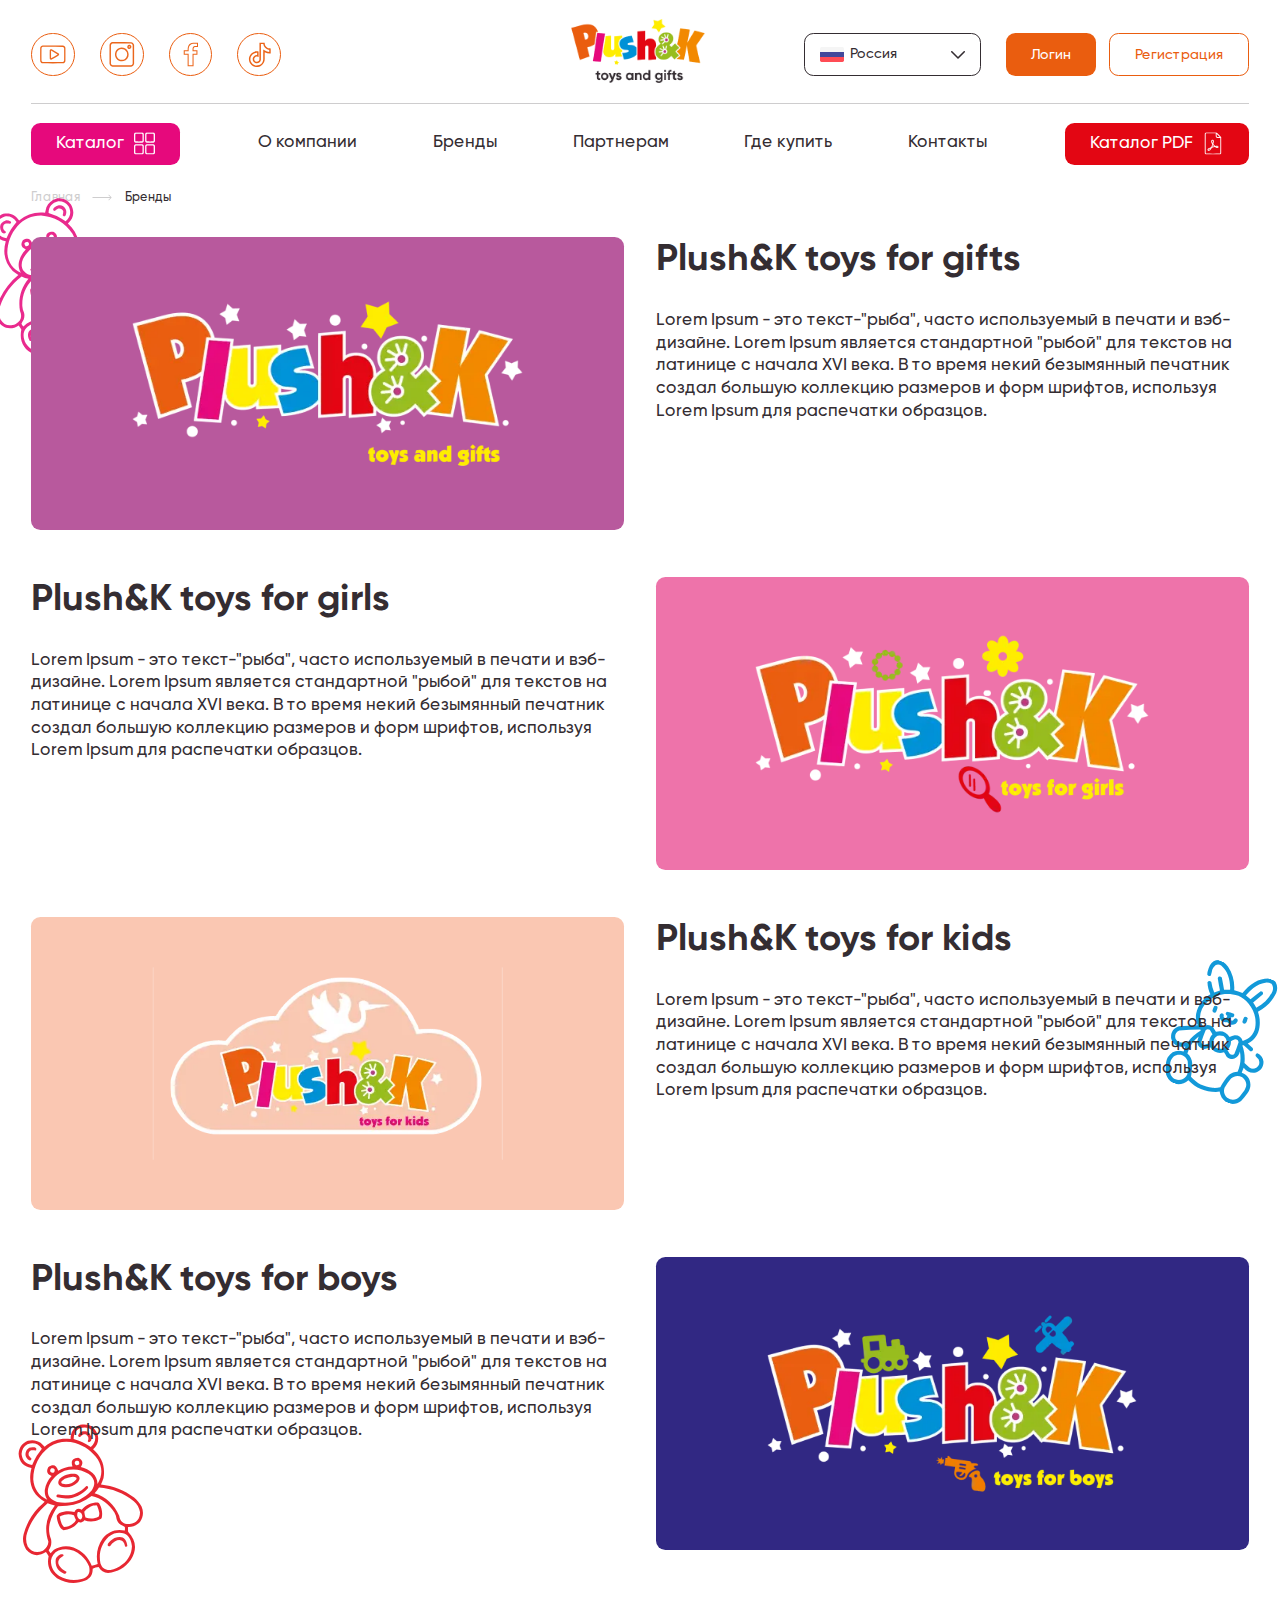
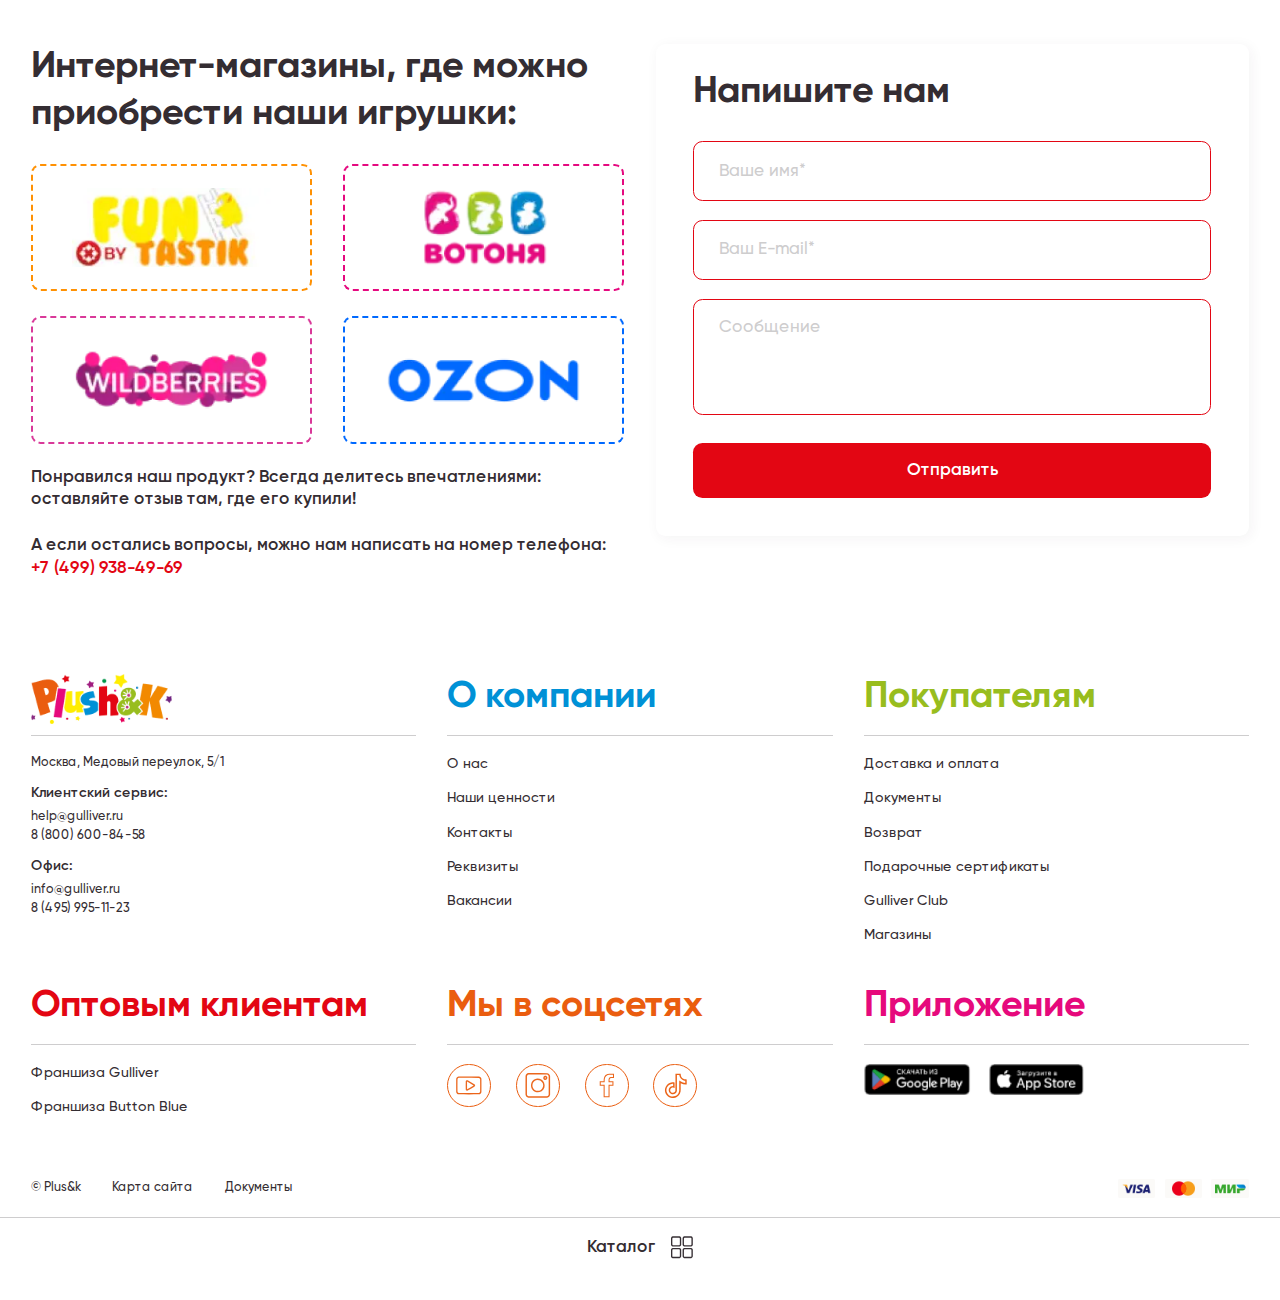
<file: brands.html>
<!DOCTYPE html>
<html lang="ru">

<head>
    <meta charset="UTF-8">
    <meta name="viewport" content="width=device-width, initial-scale=1.0">
    <meta name="description" content="">
    <meta name="keywords" content="">
    <link rel="stylesheet" href="css/libs.min.css">
    <link rel="stylesheet" href="css/style.min.css">
    <script src="https://api-maps.yandex.ru/2.1/?lang=ru-RU"></script>
    <title>Бренды</title>
</head>


<body class="m-page">
    <div class="wrapper">
        <header class="header">
            <div class="container">
                <div class="header__inner">
                    <a href="" class="header__logo">
                        <img src="img/logo2.png" alt="">
                    </a>

                    <button class="burger">
                        <img src="img/burger.svg" alt="" class="_view1">
                        <img src="img/burger2.svg" alt="" class="_view2">
                    </button>

                    <div class="mob-menu">
                        <div class="mob-menu__inner">
                            <div class="mob-menu__top">
                                <div class="socials">
                                    <a href="" class="socials__item">
                                        <svg width="57" height="56" viewBox="0 0 57 56" fill="none" xmlns="http://www.w3.org/2000/svg">
                                            <path opacity="0.958" fill-rule="evenodd" clip-rule="evenodd" d="M14.6641 15.6953C23.8517 15.677 33.0392 15.6953 42.2266 15.75C44.008 15.9636 45.1564 16.9298 45.6719 18.6484C45.7448 24.8464 45.7448 31.0442 45.6719 37.2422C45.1564 38.9608 44.008 39.927 42.2266 40.1406C33.0391 40.2136 23.8516 40.2136 14.6641 40.1406C12.8827 39.927 11.7342 38.9608 11.2188 37.2422C11.1458 31.0442 11.1458 24.8464 11.2188 18.6484C11.7525 16.9286 12.9009 15.9443 14.6641 15.6953ZM14.6641 17.5547C13.6564 17.8158 13.0914 18.472 12.9688 19.5234C12.8958 25.138 12.8958 30.7526 12.9688 36.3672C13.0707 37.417 13.6357 38.055 14.6641 38.2812C23.8516 38.3542 33.0391 38.3542 42.2266 38.2812C43.2549 38.055 43.8199 37.417 43.9219 36.3672C43.9948 30.7526 43.9948 25.138 43.9219 19.5234C43.8199 18.4737 43.2549 17.8357 42.2266 17.6094C33.0392 17.5547 23.8517 17.5364 14.6641 17.5547Z" fill="#EA5D0F" />
                                            <path opacity="0.931" fill-rule="evenodd" clip-rule="evenodd" d="M25.7109 20.7266C26.1225 20.7656 26.5236 20.8567 26.9141 21C29.9222 22.7777 32.9483 24.5277 35.9922 26.25C37.0348 26.8244 37.3446 27.6812 36.9219 28.8203C36.6678 29.157 36.3578 29.4304 35.9922 29.6406C32.9483 31.363 29.9222 33.113 26.9141 34.8906C26.0435 35.2974 25.2597 35.1698 24.5625 34.5078C24.3917 34.2391 24.2823 33.9474 24.2344 33.6328C24.1614 29.8411 24.1614 26.0495 24.2344 22.2578C24.3817 21.3998 24.8739 20.8893 25.7109 20.7266ZM26.0391 22.6953C26.0208 26.1955 26.0391 29.6955 26.0938 33.1953C29.0794 31.4671 32.0506 29.7171 35.0078 27.9453C32.0447 26.1487 29.0552 24.3987 26.0391 22.6953Z" fill="#EA5D0F" />
                                        </svg>
                                    </a>
                                    <a href="" class="socials__item">
                                        <svg width="57" height="56" viewBox="0 0 57 56" fill="none" xmlns="http://www.w3.org/2000/svg">
                                            <path opacity="0.946" fill-rule="evenodd" clip-rule="evenodd" d="M15.6484 11.1016C24.1798 11.0833 32.711 11.1016 41.2422 11.1563C43.4844 11.5755 44.8151 12.9062 45.2344 15.1484C45.3073 23.6797 45.3073 32.2109 45.2344 40.7422C44.8151 42.9844 43.4844 44.3151 41.2422 44.7344C32.7109 44.8073 24.1797 44.8073 15.6484 44.7344C13.4063 44.3151 12.0755 42.9844 11.6563 40.7422C11.5833 32.2109 11.5833 23.6797 11.6563 15.1484C12.0952 12.9048 13.4259 11.5559 15.6484 11.1016ZM15.7578 13.0703C14.6659 13.415 13.955 14.1442 13.625 15.2578C13.552 23.7161 13.552 32.1745 13.625 40.6328C13.9349 41.7448 14.6458 42.4558 15.7578 42.7656C24.2161 42.8386 32.6745 42.8386 41.1328 42.7656C42.2448 42.4558 42.9558 41.7448 43.2656 40.6328C43.3386 32.1745 43.3386 23.7161 43.2656 15.2578C42.9558 14.1458 42.2448 13.4349 41.1328 13.125C32.6745 13.0703 24.2162 13.052 15.7578 13.0703Z" fill="#EA5D0F" />
                                            <path opacity="0.936" fill-rule="evenodd" clip-rule="evenodd" d="M38.1797 14.8203C39.9251 14.6803 41.037 15.4459 41.5156 17.1172C41.5855 19.4901 40.4371 20.602 38.0703 20.4531C36.3805 19.9267 35.6695 18.7783 35.9375 17.0078C36.2761 15.8488 37.0236 15.1196 38.1797 14.8203ZM38.5078 16.7891C38.2605 16.9083 38.06 17.0905 37.9063 17.3359C37.7574 17.8581 37.9215 18.2409 38.3984 18.4844C38.9551 18.6212 39.3379 18.4207 39.5469 17.8828C39.5634 17.1881 39.217 16.8235 38.5078 16.7891Z" fill="#EA5D0F" />
                                            <path opacity="0.934" fill-rule="evenodd" clip-rule="evenodd" d="M27.6797 18.5391C31.9664 18.4745 35.0836 20.3339 37.0313 24.1172C38.7314 28.8212 37.6194 32.704 33.6953 35.7656C29.7544 38.0465 25.9627 37.8278 22.3203 35.1094C19.1695 32.0761 18.3127 28.485 19.75 24.3359C21.3549 20.9733 23.998 19.041 27.6797 18.5391ZM27.8984 20.5078C24.96 20.8747 22.8636 22.4059 21.6094 25.1016C20.4414 28.4319 21.1523 31.2939 23.7422 33.6875C26.657 35.8018 29.6467 35.9112 32.7109 34.0156C35.6282 31.6435 36.485 28.6721 35.2813 25.1016C33.7755 22.0597 31.3145 20.5285 27.8984 20.5078Z" fill="#EA5D0F" />
                                        </svg>
                                    </a>
                                    <a href="" class="socials__item">
                                        <svg width="57" height="56" viewBox="0 0 57 56" fill="none" xmlns="http://www.w3.org/2000/svg">
                                            <path opacity="0.955" fill-rule="evenodd" clip-rule="evenodd" d="M31.247 11.8125C33.5912 11.8125 35.9354 11.8125 38.2797 11.8125C38.2797 13.7555 38.2797 15.6984 38.2797 17.6414C37.0335 17.6308 35.7874 17.6414 34.5416 17.673C33.3832 17.734 32.6334 18.3147 32.2924 19.4154C32.203 20.3203 32.1713 21.2284 32.1974 22.1397C33.9714 22.1397 35.7454 22.1397 37.5194 22.1397C37.5194 24.1883 37.5194 26.2369 37.5194 28.2854C35.7454 28.2854 33.9714 28.2854 32.1974 28.2854C32.1974 33.6074 32.1974 38.9294 32.1974 44.2514C29.4941 44.2514 26.7909 44.2514 24.0876 44.2514C24.0876 38.9083 24.0876 33.5651 24.0876 28.222C22.3143 28.2784 20.5403 28.2995 18.7656 28.2854C18.7656 26.2369 18.7656 24.1883 18.7656 22.1397C20.5396 22.1397 22.3136 22.1397 24.0876 22.1397C23.9827 20.1371 24.2678 18.1941 24.943 16.3109C25.8318 14.2605 27.3418 12.8983 29.473 12.2243C30.0662 12.0574 30.6575 11.9201 31.247 11.8125ZM31.3104 13.2064C33.1688 13.2064 35.0273 13.2064 36.8858 13.2064C36.8858 14.2201 36.8858 15.2338 36.8858 16.2475C35.891 16.2245 34.8983 16.2562 33.908 16.3425C32.0931 16.7213 31.0689 17.83 30.8352 19.6688C30.8035 20.9569 30.7929 22.2452 30.8035 23.5336C32.5775 23.5336 34.3515 23.5336 36.1255 23.5336C36.1255 24.6529 36.1255 25.7722 36.1255 26.8915C34.3515 26.8915 32.5775 26.8915 30.8035 26.8915C30.8035 32.2135 30.8035 37.5356 30.8035 42.8576C29.0295 42.8576 27.2555 42.8576 25.4815 42.8576C25.4815 37.5145 25.4815 32.1713 25.4815 26.8282C23.7072 26.8331 21.9332 26.8541 20.1595 26.8915C20.1595 25.7722 20.1595 24.6529 20.1595 23.5336C21.9335 23.5336 23.7075 23.5336 25.4815 23.5336C25.446 22.0726 25.4988 20.6154 25.6399 19.1619C26.0802 15.776 27.9703 13.7908 31.3104 13.2064Z" fill="#EA5D0F" />
                                        </svg>
                                    </a>
                                    <a href="" class="socials__item">
                                        <svg xmlns="http://www.w3.org/2000/svg" width="48" height="48" viewBox="0 0 48 48" fill="none">
                                            <path opacity="0.965" fill-rule="evenodd" clip-rule="evenodd" d="M24.6993 9.97266C26.7045 9.97266 28.7097 9.97266 30.7149 9.97266C30.5777 12.5516 31.5986 14.5112 33.7774 15.8516C34.4437 16.2134 35.1547 16.4322 35.9102 16.5078C36.4894 16.53 37.0636 16.5756 37.6329 16.6445C37.6602 18.595 37.6694 20.5455 37.6602 22.4961C35.2109 22.6948 32.9141 22.2026 30.7696 21.0195C30.7048 23.3346 30.7048 25.6497 30.7696 27.9648C30.9654 31.8121 29.4524 34.7561 26.2306 36.7969C25.1135 37.4153 23.9286 37.8073 22.6759 37.9727C22.0014 37.9727 21.3269 37.9727 20.6524 37.9727C17.2012 37.4842 14.7311 35.6613 13.2423 32.5039C11.9415 28.9883 12.4883 25.7981 14.8829 22.9336C17.3097 20.4569 20.2354 19.5454 23.6602 20.1992C23.7149 22.277 23.7331 24.3551 23.7149 26.4336C23.1366 26.2621 22.5533 26.1072 21.9649 25.9688C20.4969 25.905 19.4488 26.5339 18.8204 27.8555C18.3469 29.3695 18.7388 30.6 19.9962 31.5469C21.5611 32.3815 22.9374 32.1354 24.1251 30.8086C24.3331 30.4838 24.4971 30.1374 24.6173 29.7695C24.6988 23.1725 24.7262 16.5735 24.6993 9.97266ZM26.3946 11.6133C27.2878 11.6133 28.1811 11.6133 29.0743 11.6133C29.6257 14.9446 31.5215 17.0865 34.7618 18.0391C35.1607 18.1208 35.5618 18.1845 35.9649 18.2305C35.9649 19.0873 35.9649 19.944 35.9649 20.8008C34.1384 20.6871 32.4613 20.1311 30.9337 19.1328C30.3216 18.6575 29.7018 18.1926 29.0743 17.7383C29.0225 21.5664 29.0134 25.3945 29.047 29.2227C28.8066 32.3053 27.2845 34.4836 24.4806 35.7578C21.6727 36.7734 19.1024 36.3541 16.7696 34.5C14.3396 32.1899 13.6742 29.4464 14.7735 26.2695C15.8385 23.8449 17.6705 22.3592 20.2696 21.8125C20.8487 21.7126 21.4321 21.6671 22.0196 21.6758C22.0196 22.5326 22.0196 23.3893 22.0196 24.2461C19.5291 24.2371 17.8794 25.4037 17.0704 27.7461C16.5628 30.3654 17.5017 32.2521 19.8868 33.4062C21.7138 34.036 23.3726 33.7444 24.8634 32.5312C25.704 31.7342 26.2053 30.7589 26.3673 29.6055C26.3946 23.6081 26.4037 17.6107 26.3946 11.6133Z" fill="#EA5D0F" />
                                        </svg>
                                    </a>
                                </div>


                                <div class="country-select">
                                    <div class="country-select__show">
                                        <img src="img/ru.svg" alt="" class="country-select__flag">
                                        <div class="country-select__current">Россия</div>
                                        <svg width="18" height="10" viewBox="0 0 18 10" fill="none" xmlns="http://www.w3.org/2000/svg">
                                            <path d="M1 1L9 9L17 1" stroke="#342D32" stroke-width="2" stroke-linecap="round" stroke-linejoin="round" />
                                        </svg>
                                    </div>
                                    <div class="country-select__hidden">
                                        <div class="country-select__items">
                                            <a href="" class="country-select__item">
                                                <img src="img/kaz.svg" alt="" class="country-select__flag">
                                                <span>Казахстан</span>
                                            </a>
                                            <a href="" class="country-select__item">
                                                <img src="img/bel.svg" alt="" class="country-select__flag">
                                                <span>Беларусь</span>
                                            </a>
                                            <a href="" class="country-select__item">
                                                <img src="img/ger.svg" alt="" class="country-select__flag">
                                                <span>Германия</span>
                                            </a>
                                            <a href="" class="country-select__item">
                                                <img src="img/fr.svg" alt="" class="country-select__flag">
                                                <span>Франция</span>
                                            </a>
                                        </div>
                                    </div>
                                </div>

                                <div class="header-lk">
                                    <a href="" class="header-lk__btn m-btn m-btn-orange">
                                        <span>Логин</span>
                                    </a>
                                    <a href="" class="header-lk__btn m-btn m-btn-orange-outline">
                                        <span>Регистрация</span>
                                    </a>
                                </div>
                            </div>

                            <div class="mob-menu__bottom">
                                <button class="mob-menu__btn m-btn m-btn-purple">
                                    <span>Каталог </span>
                                    <img src="img/category.svg" alt="">
                                </button>
                                <nav class="nav">
                                    <a href="" class="nav__link">О компании</a>
                                    <a href="" class="nav__link">Бренды</a>
                                    <a href="" class="nav__link">Партнерам</a>
                                    <a href="" class="nav__link">Где купить</a>
                                    <a href="" class="nav__link">Контакты</a>
                                </nav>
                                <button class="mob-menu__btn m-btn m-btn-red">
                                    <span>Каталог PDF </span>
                                    <img src="img/pdf.svg" alt="">
                                </button>
                            </div>
                        </div>
                    </div>
                </div>
            </div>

        </header>
        <main class="content">

            <div class="brands-page m-section">
                <div class="container">
                    <div class="breadcrumbs">
                        <ul>
                            <li><a href="">Главная</a></li>
                            <li><a>Бренды</a></li>
                        </ul>
                    </div>

                    <div class="about__items">
                        <div class="about-card grid grid2 grid-tablet2 grid-mob">
                            <div class="about-card__col">
                                <div class="brand-card ">
                                    <div class="brand-card__img">
                                        <img src="img/brand5.webp" alt="">
                                    </div>
                                </div>
                            </div>
                            <div class="about-card__col2">
                                <div class="h2">
                                    Plush&K toys for gifts
                                </div>
                                <div class="about-card__desc">
                                    <div class="text22 text14-tablet">
                                        Lorem Ipsum - это текст-"рыба", часто используемый в печати и вэб-дизайне. Lorem Ipsum является стандартной "рыбой" для текстов на латинице с начала XVI века. В то время некий безымянный печатник создал большую коллекцию размеров и форм шрифтов, используя Lorem Ipsum для распечатки образцов.
                                    </div>
                                </div>
                            </div>
                        </div>

                        <div class="about-card grid grid2 grid-tablet2 grid-mob">
                            <div class="about-card__col">
                                <div class="brand-card _pink">
                                    <div class="brand-card__img">
                                        <img src="img/brand6.webp" alt="">
                                    </div>
                                </div>
                            </div>
                            <div class="about-card__col2">
                                <div class="h2">
                                    Plush&K toys for girls
                                </div>
                                <div class="about-card__desc">
                                    <div class="text22 text14-tablet">
                                        Lorem Ipsum - это текст-"рыба", часто используемый в печати и вэб-дизайне. Lorem Ipsum является стандартной "рыбой" для текстов на латинице с начала XVI века. В то время некий безымянный печатник создал большую коллекцию размеров и форм шрифтов, используя Lorem Ipsum для распечатки образцов.
                                    </div>
                                </div>
                            </div>
                        </div>

                        <div class="about-card grid grid2 grid-tablet2 grid-mob">
                            <div class="about-card__col">
                                <div class="brand-card _orange">
                                    <div class="brand-card__img">
                                        <img src="img/brand7.webp" alt="">
                                    </div>
                                </div>
                            </div>
                            <div class="about-card__col2">
                                <div class="h2">
                                    Plush&K toys for kids
                                </div>
                                <div class="about-card__desc">
                                    <div class="text22 text14-tablet">
                                        Lorem Ipsum - это текст-"рыба", часто используемый в печати и вэб-дизайне. Lorem Ipsum является стандартной "рыбой" для текстов на латинице с начала XVI века. В то время некий безымянный печатник создал большую коллекцию размеров и форм шрифтов, используя Lorem Ipsum для распечатки образцов.
                                    </div>
                                </div>
                            </div>
                        </div>

                        <div class="about-card grid grid2 grid-tablet2 grid-mob">
                            <div class="about-card__col">
                                <div class="brand-card _blue">
                                    <div class="brand-card__img">
                                        <img src="img/brand8.webp" alt="">
                                    </div>
                                </div>
                            </div>
                            <div class="about-card__col2">
                                <div class="h2">
                                    Plush&K toys for boys
                                </div>
                                <div class="about-card__desc">
                                    <div class="text22 text14-tablet">
                                        Lorem Ipsum - это текст-"рыба", часто используемый в печати и вэб-дизайне. Lorem Ipsum является стандартной "рыбой" для текстов на латинице с начала XVI века. В то время некий безымянный печатник создал большую коллекцию размеров и форм шрифтов, используя Lorem Ipsum для распечатки образцов.
                                    </div>
                                </div>
                            </div>
                        </div>

                    </div>
                </div>
                <img src="img/toy2.svg" alt="" class="main__toy2">
                <img src="img/toy3.svg" alt="" class="what-is__toy">
                <img src="img/toy4.svg" alt="" class="news__toy">
            </div>

            <div class="contacts m-section">
                <div class="container">
                    <div class="contacts__inner">
                        <div class="contacts__col">
                            <div class="shops">
                                <div class="h2">
                                    Интернет-магазины, где можно приобрести наши игрушки:
                                </div>
                                <div class="shops__grid">
                                    <div class="brand-card shop-card">
                                        <div class="brand-card__img">
                                            <img src="img/shop.webp" alt="">
                                        </div>
                                    </div>

                                    <div class="brand-card shop-card _votonya">
                                        <div class="brand-card__img">
                                            <img src="img/shop2.webp" alt="">
                                        </div>
                                    </div>

                                    <div class="brand-card shop-card _wb">
                                        <div class="brand-card__img">
                                            <img src="img/shop3.webp" alt="">
                                        </div>
                                    </div>

                                    <div class="brand-card shop-card _ozon">
                                        <div class="brand-card__img">
                                            <img src="img/shop4.webp" alt="">
                                        </div>
                                    </div>

                                </div>
                                <div class="text">
                                    <p>Понравился наш продукт? Всегда делитесь впечатлениями: оставляйте отзыв там, где его купили!</p>
                                    <p>
                                        А если остались вопросы, можно нам написать на номер телефона: <br>
                                        <a href="tel:+74999384969">+7 (499) 938-49-69</a>
                                    </p>
                                </div>
                            </div>
                        </div>
                        <div class="contacts__col">
                            <form action="" class="contacts-form">
                                <div class="h2">
                                    Напишите нам
                                </div>
                                <div class="contacts-form__fields">
                                    <div class="fg">
                                        <input type="text" placeholder="Ваше имя*">
                                    </div>
                                    <div class="fg">
                                        <input type="text" placeholder="Ваш E-mail*">
                                    </div>
                                    <div class="fg">
                                        <textarea placeholder="Сообщение"></textarea>
                                    </div>
                                </div>
                                <button class="contacts-form__btn m-btn m-btn-red">
                                    <span>Отправить</span>
                                </button>
                            </form>
                        </div>
                    </div>
                </div>


            </div>

        </main>
        <footer class="footer">
            <div class="container">
                <div class="footer__top">
                    <div class="footer-group">
                        <div class="footer-group__top _big">
                            <a href="" class="footer__logo">
                                <img src="img/logo.png" alt="">
                            </a>
                        </div>
                        <div class="footer-contacts">
                            <div class="footer-contacts__item">
                                <div class="footer-contacts__desc">
                                    Москва, Медовый переулок, 5/1
                                </div>
                            </div>
                            <div class="footer-contacts__item">
                                <div class="footer-contacts__title">
                                    Клиентский сервис:
                                </div>
                                <div class="footer-contacts__desc">
                                    <a href="mailto:help@gulliver.ru">help@gulliver.ru</a>
                                </div>
                                <div class="footer-contacts__desc">
                                    <a href="tel:88006008458">8 (800) 600-84-58</a>
                                </div>
                            </div>
                            <div class="footer-contacts__item">
                                <div class="footer-contacts__title">
                                    Офис:
                                </div>
                                <div class="footer-contacts__desc">
                                    <a href="mailto:info@gulliver.ru">info@gulliver.ru</a>
                                </div>
                                <div class="footer-contacts__desc">
                                    <a href="tel:84959951123">8 (495) 995-11-23</a>
                                </div>
                            </div>
                        </div>
                    </div>
                    <div class="footer-group">
                        <div class="footer-group__top">
                            <div class="h2 blue-text">
                                О компании
                            </div>
                        </div>
                        <div class="footer-group__links">
                            <a href="" class="footer-group__link">О нас</a>
                            <a href="" class="footer-group__link">Наши ценности</a>
                            <a href="" class="footer-group__link">Контакты</a>
                            <a href="" class="footer-group__link">Реквизиты</a>
                            <a href="" class="footer-group__link">Вакансии</a>
                        </div>
                    </div>
                    <div class="footer-group">
                        <div class="footer-group__top">
                            <div class="h2 green-text">
                                Покупателям
                            </div>
                        </div>
                        <div class="footer-group__links">
                            <a href="" class="footer-group__link">Доставка и оплата</a>
                            <a href="" class="footer-group__link">Документы</a>
                            <a href="" class="footer-group__link">Возврат</a>
                            <a href="" class="footer-group__link">Подарочные сертификаты</a>
                            <a href="" class="footer-group__link">Gulliver Club</a>
                            <a href="" class="footer-group__link">Магазины</a>
                        </div>
                    </div>
                    <div class="footer-group">
                        <div class="footer-group__top">
                            <div class="h2 red-text">
                                Оптовым клиентам
                            </div>
                        </div>
                        <div class="footer-group__links">
                            <a href="" class="footer-group__link">Франшиза Gulliver</a>
                            <a href="" class="footer-group__link">Франшиза Button Blue</a>
                        </div>
                    </div>
                    <div class="footer-group">
                        <div class="footer-group__top">
                            <div class="h2 orange-text">
                                Мы в соцсетях
                            </div>
                        </div>
                        <div class="socials">
                            <a href="" class="socials__item">
                                <svg width="57" height="56" viewBox="0 0 57 56" fill="none" xmlns="http://www.w3.org/2000/svg">
                                    <path opacity="0.958" fill-rule="evenodd" clip-rule="evenodd" d="M14.6641 15.6953C23.8517 15.677 33.0392 15.6953 42.2266 15.75C44.008 15.9636 45.1564 16.9298 45.6719 18.6484C45.7448 24.8464 45.7448 31.0442 45.6719 37.2422C45.1564 38.9608 44.008 39.927 42.2266 40.1406C33.0391 40.2136 23.8516 40.2136 14.6641 40.1406C12.8827 39.927 11.7342 38.9608 11.2188 37.2422C11.1458 31.0442 11.1458 24.8464 11.2188 18.6484C11.7525 16.9286 12.9009 15.9443 14.6641 15.6953ZM14.6641 17.5547C13.6564 17.8158 13.0914 18.472 12.9688 19.5234C12.8958 25.138 12.8958 30.7526 12.9688 36.3672C13.0707 37.417 13.6357 38.055 14.6641 38.2812C23.8516 38.3542 33.0391 38.3542 42.2266 38.2812C43.2549 38.055 43.8199 37.417 43.9219 36.3672C43.9948 30.7526 43.9948 25.138 43.9219 19.5234C43.8199 18.4737 43.2549 17.8357 42.2266 17.6094C33.0392 17.5547 23.8517 17.5364 14.6641 17.5547Z" fill="#EA5D0F" />
                                    <path opacity="0.931" fill-rule="evenodd" clip-rule="evenodd" d="M25.7109 20.7266C26.1225 20.7656 26.5236 20.8567 26.9141 21C29.9222 22.7777 32.9483 24.5277 35.9922 26.25C37.0348 26.8244 37.3446 27.6812 36.9219 28.8203C36.6678 29.157 36.3578 29.4304 35.9922 29.6406C32.9483 31.363 29.9222 33.113 26.9141 34.8906C26.0435 35.2974 25.2597 35.1698 24.5625 34.5078C24.3917 34.2391 24.2823 33.9474 24.2344 33.6328C24.1614 29.8411 24.1614 26.0495 24.2344 22.2578C24.3817 21.3998 24.8739 20.8893 25.7109 20.7266ZM26.0391 22.6953C26.0208 26.1955 26.0391 29.6955 26.0938 33.1953C29.0794 31.4671 32.0506 29.7171 35.0078 27.9453C32.0447 26.1487 29.0552 24.3987 26.0391 22.6953Z" fill="#EA5D0F" />
                                </svg>
                            </a>
                            <a href="" class="socials__item">
                                <svg width="57" height="56" viewBox="0 0 57 56" fill="none" xmlns="http://www.w3.org/2000/svg">
                                    <path opacity="0.946" fill-rule="evenodd" clip-rule="evenodd" d="M15.6484 11.1016C24.1798 11.0833 32.711 11.1016 41.2422 11.1563C43.4844 11.5755 44.8151 12.9062 45.2344 15.1484C45.3073 23.6797 45.3073 32.2109 45.2344 40.7422C44.8151 42.9844 43.4844 44.3151 41.2422 44.7344C32.7109 44.8073 24.1797 44.8073 15.6484 44.7344C13.4063 44.3151 12.0755 42.9844 11.6563 40.7422C11.5833 32.2109 11.5833 23.6797 11.6563 15.1484C12.0952 12.9048 13.4259 11.5559 15.6484 11.1016ZM15.7578 13.0703C14.6659 13.415 13.955 14.1442 13.625 15.2578C13.552 23.7161 13.552 32.1745 13.625 40.6328C13.9349 41.7448 14.6458 42.4558 15.7578 42.7656C24.2161 42.8386 32.6745 42.8386 41.1328 42.7656C42.2448 42.4558 42.9558 41.7448 43.2656 40.6328C43.3386 32.1745 43.3386 23.7161 43.2656 15.2578C42.9558 14.1458 42.2448 13.4349 41.1328 13.125C32.6745 13.0703 24.2162 13.052 15.7578 13.0703Z" fill="#EA5D0F" />
                                    <path opacity="0.936" fill-rule="evenodd" clip-rule="evenodd" d="M38.1797 14.8203C39.9251 14.6803 41.037 15.4459 41.5156 17.1172C41.5855 19.4901 40.4371 20.602 38.0703 20.4531C36.3805 19.9267 35.6695 18.7783 35.9375 17.0078C36.2761 15.8488 37.0236 15.1196 38.1797 14.8203ZM38.5078 16.7891C38.2605 16.9083 38.06 17.0905 37.9063 17.3359C37.7574 17.8581 37.9215 18.2409 38.3984 18.4844C38.9551 18.6212 39.3379 18.4207 39.5469 17.8828C39.5634 17.1881 39.217 16.8235 38.5078 16.7891Z" fill="#EA5D0F" />
                                    <path opacity="0.934" fill-rule="evenodd" clip-rule="evenodd" d="M27.6797 18.5391C31.9664 18.4745 35.0836 20.3339 37.0313 24.1172C38.7314 28.8212 37.6194 32.704 33.6953 35.7656C29.7544 38.0465 25.9627 37.8278 22.3203 35.1094C19.1695 32.0761 18.3127 28.485 19.75 24.3359C21.3549 20.9733 23.998 19.041 27.6797 18.5391ZM27.8984 20.5078C24.96 20.8747 22.8636 22.4059 21.6094 25.1016C20.4414 28.4319 21.1523 31.2939 23.7422 33.6875C26.657 35.8018 29.6467 35.9112 32.7109 34.0156C35.6282 31.6435 36.485 28.6721 35.2813 25.1016C33.7755 22.0597 31.3145 20.5285 27.8984 20.5078Z" fill="#EA5D0F" />
                                </svg>
                            </a>
                            <a href="" class="socials__item">
                                <svg width="57" height="56" viewBox="0 0 57 56" fill="none" xmlns="http://www.w3.org/2000/svg">
                                    <path opacity="0.955" fill-rule="evenodd" clip-rule="evenodd" d="M31.247 11.8125C33.5912 11.8125 35.9354 11.8125 38.2797 11.8125C38.2797 13.7555 38.2797 15.6984 38.2797 17.6414C37.0335 17.6308 35.7874 17.6414 34.5416 17.673C33.3832 17.734 32.6334 18.3147 32.2924 19.4154C32.203 20.3203 32.1713 21.2284 32.1974 22.1397C33.9714 22.1397 35.7454 22.1397 37.5194 22.1397C37.5194 24.1883 37.5194 26.2369 37.5194 28.2854C35.7454 28.2854 33.9714 28.2854 32.1974 28.2854C32.1974 33.6074 32.1974 38.9294 32.1974 44.2514C29.4941 44.2514 26.7909 44.2514 24.0876 44.2514C24.0876 38.9083 24.0876 33.5651 24.0876 28.222C22.3143 28.2784 20.5403 28.2995 18.7656 28.2854C18.7656 26.2369 18.7656 24.1883 18.7656 22.1397C20.5396 22.1397 22.3136 22.1397 24.0876 22.1397C23.9827 20.1371 24.2678 18.1941 24.943 16.3109C25.8318 14.2605 27.3418 12.8983 29.473 12.2243C30.0662 12.0574 30.6575 11.9201 31.247 11.8125ZM31.3104 13.2064C33.1688 13.2064 35.0273 13.2064 36.8858 13.2064C36.8858 14.2201 36.8858 15.2338 36.8858 16.2475C35.891 16.2245 34.8983 16.2562 33.908 16.3425C32.0931 16.7213 31.0689 17.83 30.8352 19.6688C30.8035 20.9569 30.7929 22.2452 30.8035 23.5336C32.5775 23.5336 34.3515 23.5336 36.1255 23.5336C36.1255 24.6529 36.1255 25.7722 36.1255 26.8915C34.3515 26.8915 32.5775 26.8915 30.8035 26.8915C30.8035 32.2135 30.8035 37.5356 30.8035 42.8576C29.0295 42.8576 27.2555 42.8576 25.4815 42.8576C25.4815 37.5145 25.4815 32.1713 25.4815 26.8282C23.7072 26.8331 21.9332 26.8541 20.1595 26.8915C20.1595 25.7722 20.1595 24.6529 20.1595 23.5336C21.9335 23.5336 23.7075 23.5336 25.4815 23.5336C25.446 22.0726 25.4988 20.6154 25.6399 19.1619C26.0802 15.776 27.9703 13.7908 31.3104 13.2064Z" fill="#EA5D0F" />
                                </svg>
                            </a>
                            <a href="" class="socials__item">
                                <svg xmlns="http://www.w3.org/2000/svg" width="48" height="48" viewBox="0 0 48 48" fill="none">
                                    <path opacity="0.965" fill-rule="evenodd" clip-rule="evenodd" d="M24.6993 9.97266C26.7045 9.97266 28.7097 9.97266 30.7149 9.97266C30.5777 12.5516 31.5986 14.5112 33.7774 15.8516C34.4437 16.2134 35.1547 16.4322 35.9102 16.5078C36.4894 16.53 37.0636 16.5756 37.6329 16.6445C37.6602 18.595 37.6694 20.5455 37.6602 22.4961C35.2109 22.6948 32.9141 22.2026 30.7696 21.0195C30.7048 23.3346 30.7048 25.6497 30.7696 27.9648C30.9654 31.8121 29.4524 34.7561 26.2306 36.7969C25.1135 37.4153 23.9286 37.8073 22.6759 37.9727C22.0014 37.9727 21.3269 37.9727 20.6524 37.9727C17.2012 37.4842 14.7311 35.6613 13.2423 32.5039C11.9415 28.9883 12.4883 25.7981 14.8829 22.9336C17.3097 20.4569 20.2354 19.5454 23.6602 20.1992C23.7149 22.277 23.7331 24.3551 23.7149 26.4336C23.1366 26.2621 22.5533 26.1072 21.9649 25.9688C20.4969 25.905 19.4488 26.5339 18.8204 27.8555C18.3469 29.3695 18.7388 30.6 19.9962 31.5469C21.5611 32.3815 22.9374 32.1354 24.1251 30.8086C24.3331 30.4838 24.4971 30.1374 24.6173 29.7695C24.6988 23.1725 24.7262 16.5735 24.6993 9.97266ZM26.3946 11.6133C27.2878 11.6133 28.1811 11.6133 29.0743 11.6133C29.6257 14.9446 31.5215 17.0865 34.7618 18.0391C35.1607 18.1208 35.5618 18.1845 35.9649 18.2305C35.9649 19.0873 35.9649 19.944 35.9649 20.8008C34.1384 20.6871 32.4613 20.1311 30.9337 19.1328C30.3216 18.6575 29.7018 18.1926 29.0743 17.7383C29.0225 21.5664 29.0134 25.3945 29.047 29.2227C28.8066 32.3053 27.2845 34.4836 24.4806 35.7578C21.6727 36.7734 19.1024 36.3541 16.7696 34.5C14.3396 32.1899 13.6742 29.4464 14.7735 26.2695C15.8385 23.8449 17.6705 22.3592 20.2696 21.8125C20.8487 21.7126 21.4321 21.6671 22.0196 21.6758C22.0196 22.5326 22.0196 23.3893 22.0196 24.2461C19.5291 24.2371 17.8794 25.4037 17.0704 27.7461C16.5628 30.3654 17.5017 32.2521 19.8868 33.4062C21.7138 34.036 23.3726 33.7444 24.8634 32.5312C25.704 31.7342 26.2053 30.7589 26.3673 29.6055C26.3946 23.6081 26.4037 17.6107 26.3946 11.6133Z" fill="#EA5D0F" />
                                </svg>
                            </a>
                        </div>

                    </div>
                    <div class="footer-group">
                        <div class="footer-group__top">
                            <div class="h2 purple-text">
                                Приложение
                            </div>
                        </div>
                        <div class="footer-group__stores">
                            <a href="" class="footer-group__stores-item">
                                <img src="img/store.png" alt="">
                            </a>
                            <a href="" class="footer-group__stores-item">
                                <img src="img/store2.png" alt="">
                            </a>
                        </div>
                    </div>
                </div>

                <div class="footer__middle">
                    <div class="footer__items">
                        <div class="footer__c">© Plus&k</div>
                        <a href="" class="footer__link">Карта сайта</a>
                        <a href="" class="footer__link">Документы</a>
                    </div>
                    <div class="footer__pay">
                        <div class="footer__pay-item">
                            <img src="img/pay.png" alt="">
                        </div>
                        <div class="footer__pay-item">
                            <img src="img/pay2.png" alt="">
                        </div>
                        <div class="footer__pay-item">
                            <img src="img/pay3.png" alt="">
                        </div>
                    </div>
                </div>
            </div>

            <div class="footer__bottom">
                <div class="container">
                    <a href="" class="footer__catalog">
                        <span>Каталог</span>
                        <svg width="28" height="29" viewBox="0 0 28 29" fill="none" xmlns="http://www.w3.org/2000/svg">
                            <path opacity="0.99" fill-rule="evenodd" clip-rule="evenodd" d="M2.05078 0.472656C5.04037 0.472656 8.02993 0.472656 11.0195 0.472656C12.0942 0.772626 12.7778 1.46533 13.0703 2.55078C13.1068 5.54037 13.1068 8.52993 13.0703 11.5195C12.7877 12.6041 12.1041 13.2877 11.0195 13.5703C8.02993 13.6068 5.04037 13.6068 2.05078 13.5703C0.965333 13.2778 0.272626 12.5942 -0.0273438 11.5195C-0.0273438 8.52993 -0.0273438 5.54037 -0.0273438 2.55078C0.282552 1.47526 0.975259 0.782552 2.05078 0.472656ZM2.59766 2.22266C5.22272 2.21354 7.84771 2.22266 10.4727 2.25C10.974 2.3138 11.2565 2.59635 11.3203 3.09766C11.3568 5.72266 11.3568 8.34766 11.3203 10.9727C11.2565 11.474 10.974 11.7565 10.4727 11.8203C7.84766 11.8568 5.22266 11.8568 2.59766 11.8203C2.09635 11.7565 1.8138 11.474 1.75 10.9727C1.71354 8.34766 1.71354 5.72266 1.75 3.09766C1.8236 2.59576 2.10615 2.30409 2.59766 2.22266Z" fill="#342D32" />
                            <path opacity="0.99" fill-rule="evenodd" clip-rule="evenodd" d="M16.9258 0.472656C19.9154 0.472656 22.9049 0.472656 25.8945 0.472656C26.9701 0.782552 27.6627 1.47526 27.9727 2.55078C27.9727 5.54037 27.9727 8.52993 27.9727 11.5195C27.6727 12.5942 26.98 13.2778 25.8945 13.5703C22.9049 13.6068 19.9154 13.6068 16.9258 13.5703C15.8412 13.2877 15.1576 12.6041 14.875 11.5195C14.8385 8.52993 14.8385 5.54037 14.875 2.55078C15.1675 1.46533 15.8511 0.772626 16.9258 0.472656ZM17.4727 2.22266C20.0977 2.21354 22.7227 2.22266 25.3477 2.25C25.849 2.3138 26.1315 2.59635 26.1953 3.09766C26.2318 5.72266 26.2318 8.34766 26.1953 10.9727C26.1315 11.474 25.849 11.7565 25.3477 11.8203C22.7227 11.8568 20.0977 11.8568 17.4727 11.8203C16.9713 11.7565 16.6888 11.474 16.625 10.9727C16.5885 8.34766 16.5885 5.72266 16.625 3.09766C16.6986 2.59576 16.9812 2.30409 17.4727 2.22266Z" fill="#342D32" />
                            <path opacity="0.99" fill-rule="evenodd" clip-rule="evenodd" d="M11.0195 28.4727C8.02993 28.4727 5.04037 28.4727 2.05078 28.4727C0.975259 28.1627 0.282552 27.4701 -0.0273438 26.3945C-0.0273438 23.4049 -0.0273438 20.4154 -0.0273438 17.4258C0.272626 16.3511 0.965333 15.6675 2.05078 15.375C5.04037 15.3385 8.02993 15.3385 11.0195 15.375C12.1041 15.6576 12.7877 16.3412 13.0703 17.4258C13.1068 20.4154 13.1068 23.4049 13.0703 26.3945C12.7778 27.48 12.0942 28.1727 11.0195 28.4727ZM2.59766 17.0977C5.22272 17.0885 7.84771 17.0977 10.4727 17.125C10.974 17.1888 11.2565 17.4713 11.3203 17.9727C11.3568 20.5977 11.3568 23.2227 11.3203 25.8477C11.2565 26.349 10.974 26.6315 10.4727 26.6953C7.84766 26.7318 5.22266 26.7318 2.59766 26.6953C2.09635 26.6315 1.8138 26.349 1.75 25.8477C1.71354 23.2227 1.71354 20.5977 1.75 17.9727C1.8236 17.4707 2.10615 17.1791 2.59766 17.0977Z" fill="#342D32" />
                            <path opacity="0.99" fill-rule="evenodd" clip-rule="evenodd" d="M27.9727 17.4258C27.9727 20.4154 27.9727 23.4049 27.9727 26.3945C27.6627 27.4701 26.9701 28.1627 25.8945 28.4727C22.9049 28.4727 19.9154 28.4727 16.9258 28.4727C15.8511 28.1727 15.1675 27.48 14.875 26.3945C14.8385 23.4049 14.8385 20.4154 14.875 17.4258C15.1576 16.3412 15.8412 15.6576 16.9258 15.375C19.9154 15.3385 22.9049 15.3385 25.8945 15.375C26.98 15.6675 27.6727 16.3511 27.9727 17.4258ZM17.4727 17.0977C20.0977 17.0885 22.7227 17.0977 25.3477 17.125C25.849 17.1888 26.1315 17.4713 26.1953 17.9727C26.2318 20.5977 26.2318 23.2227 26.1953 25.8477C26.1315 26.349 25.849 26.6315 25.3477 26.6953C22.7227 26.7318 20.0977 26.7318 17.4727 26.6953C16.9713 26.6315 16.6888 26.349 16.625 25.8477C16.5885 23.2227 16.5885 20.5977 16.625 17.9727C16.6986 17.4707 16.9812 17.1791 17.4727 17.0977Z" fill="#342D32" />
                        </svg>
                    </a>
                </div>
            </div>

        </footer>
    </div>

    <script src="js/libs.min.js"></script>
    <script src="js/main.min.js"></script>

</body>

</html>
</file>
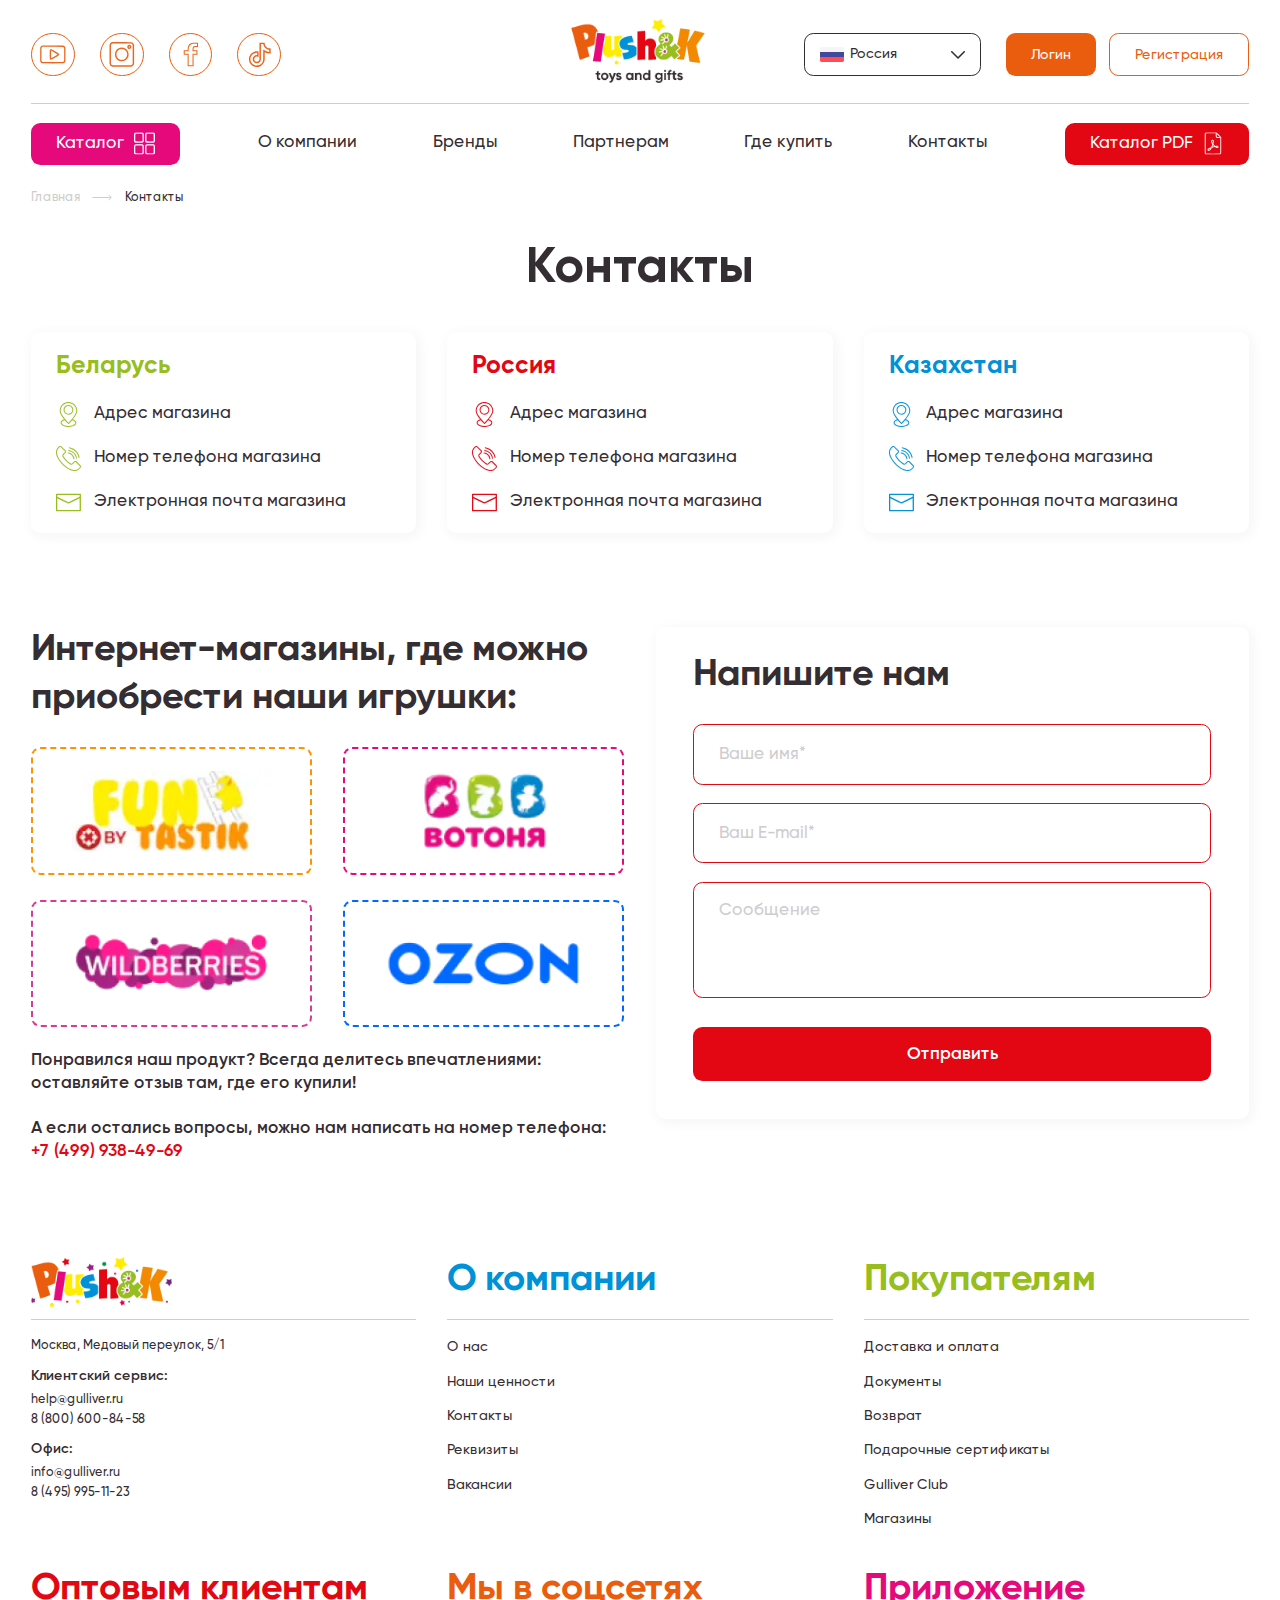
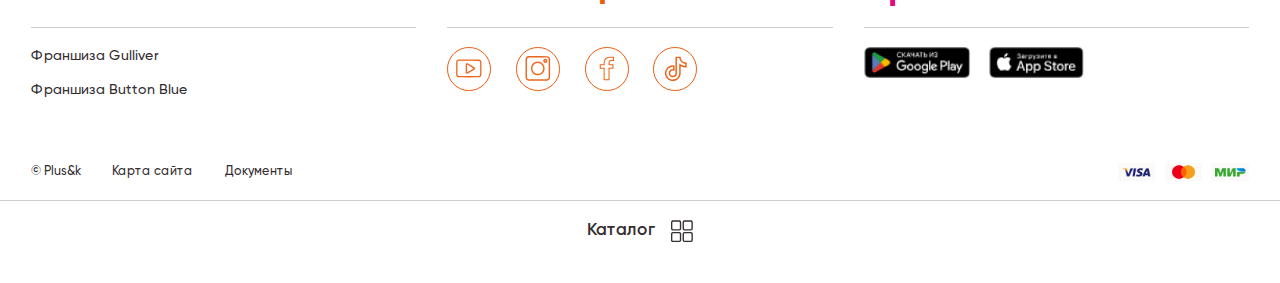
<file: contacts.html>
<!DOCTYPE html>
<html lang="ru">

<head>
    <meta charset="UTF-8">
    <meta name="viewport" content="width=device-width, initial-scale=1.0">
    <meta name="description" content="">
    <meta name="keywords" content="">
    <link rel="stylesheet" href="css/libs.min.css">
    <link rel="stylesheet" href="css/style.min.css">
    <script src="https://api-maps.yandex.ru/2.1/?lang=ru-RU"></script>
    <title>Контакты</title>
</head>


<body class="m-page">
    <div class="wrapper">
        <header class="header">
            <div class="container">
                <div class="header__inner">
                    <a href="" class="header__logo">
                        <img src="img/logo2.png" alt="">
                    </a>

                    <button class="burger">
                        <img src="img/burger.svg" alt="" class="_view1">
                        <img src="img/burger2.svg" alt="" class="_view2">
                    </button>

                    <div class="mob-menu">
                        <div class="mob-menu__inner">
                            <div class="mob-menu__top">
                                <div class="socials">
                                    <a href="" class="socials__item">
                                        <svg width="57" height="56" viewBox="0 0 57 56" fill="none" xmlns="http://www.w3.org/2000/svg">
                                            <path opacity="0.958" fill-rule="evenodd" clip-rule="evenodd" d="M14.6641 15.6953C23.8517 15.677 33.0392 15.6953 42.2266 15.75C44.008 15.9636 45.1564 16.9298 45.6719 18.6484C45.7448 24.8464 45.7448 31.0442 45.6719 37.2422C45.1564 38.9608 44.008 39.927 42.2266 40.1406C33.0391 40.2136 23.8516 40.2136 14.6641 40.1406C12.8827 39.927 11.7342 38.9608 11.2188 37.2422C11.1458 31.0442 11.1458 24.8464 11.2188 18.6484C11.7525 16.9286 12.9009 15.9443 14.6641 15.6953ZM14.6641 17.5547C13.6564 17.8158 13.0914 18.472 12.9688 19.5234C12.8958 25.138 12.8958 30.7526 12.9688 36.3672C13.0707 37.417 13.6357 38.055 14.6641 38.2812C23.8516 38.3542 33.0391 38.3542 42.2266 38.2812C43.2549 38.055 43.8199 37.417 43.9219 36.3672C43.9948 30.7526 43.9948 25.138 43.9219 19.5234C43.8199 18.4737 43.2549 17.8357 42.2266 17.6094C33.0392 17.5547 23.8517 17.5364 14.6641 17.5547Z" fill="#EA5D0F" />
                                            <path opacity="0.931" fill-rule="evenodd" clip-rule="evenodd" d="M25.7109 20.7266C26.1225 20.7656 26.5236 20.8567 26.9141 21C29.9222 22.7777 32.9483 24.5277 35.9922 26.25C37.0348 26.8244 37.3446 27.6812 36.9219 28.8203C36.6678 29.157 36.3578 29.4304 35.9922 29.6406C32.9483 31.363 29.9222 33.113 26.9141 34.8906C26.0435 35.2974 25.2597 35.1698 24.5625 34.5078C24.3917 34.2391 24.2823 33.9474 24.2344 33.6328C24.1614 29.8411 24.1614 26.0495 24.2344 22.2578C24.3817 21.3998 24.8739 20.8893 25.7109 20.7266ZM26.0391 22.6953C26.0208 26.1955 26.0391 29.6955 26.0938 33.1953C29.0794 31.4671 32.0506 29.7171 35.0078 27.9453C32.0447 26.1487 29.0552 24.3987 26.0391 22.6953Z" fill="#EA5D0F" />
                                        </svg>
                                    </a>
                                    <a href="" class="socials__item">
                                        <svg width="57" height="56" viewBox="0 0 57 56" fill="none" xmlns="http://www.w3.org/2000/svg">
                                            <path opacity="0.946" fill-rule="evenodd" clip-rule="evenodd" d="M15.6484 11.1016C24.1798 11.0833 32.711 11.1016 41.2422 11.1563C43.4844 11.5755 44.8151 12.9062 45.2344 15.1484C45.3073 23.6797 45.3073 32.2109 45.2344 40.7422C44.8151 42.9844 43.4844 44.3151 41.2422 44.7344C32.7109 44.8073 24.1797 44.8073 15.6484 44.7344C13.4063 44.3151 12.0755 42.9844 11.6563 40.7422C11.5833 32.2109 11.5833 23.6797 11.6563 15.1484C12.0952 12.9048 13.4259 11.5559 15.6484 11.1016ZM15.7578 13.0703C14.6659 13.415 13.955 14.1442 13.625 15.2578C13.552 23.7161 13.552 32.1745 13.625 40.6328C13.9349 41.7448 14.6458 42.4558 15.7578 42.7656C24.2161 42.8386 32.6745 42.8386 41.1328 42.7656C42.2448 42.4558 42.9558 41.7448 43.2656 40.6328C43.3386 32.1745 43.3386 23.7161 43.2656 15.2578C42.9558 14.1458 42.2448 13.4349 41.1328 13.125C32.6745 13.0703 24.2162 13.052 15.7578 13.0703Z" fill="#EA5D0F" />
                                            <path opacity="0.936" fill-rule="evenodd" clip-rule="evenodd" d="M38.1797 14.8203C39.9251 14.6803 41.037 15.4459 41.5156 17.1172C41.5855 19.4901 40.4371 20.602 38.0703 20.4531C36.3805 19.9267 35.6695 18.7783 35.9375 17.0078C36.2761 15.8488 37.0236 15.1196 38.1797 14.8203ZM38.5078 16.7891C38.2605 16.9083 38.06 17.0905 37.9063 17.3359C37.7574 17.8581 37.9215 18.2409 38.3984 18.4844C38.9551 18.6212 39.3379 18.4207 39.5469 17.8828C39.5634 17.1881 39.217 16.8235 38.5078 16.7891Z" fill="#EA5D0F" />
                                            <path opacity="0.934" fill-rule="evenodd" clip-rule="evenodd" d="M27.6797 18.5391C31.9664 18.4745 35.0836 20.3339 37.0313 24.1172C38.7314 28.8212 37.6194 32.704 33.6953 35.7656C29.7544 38.0465 25.9627 37.8278 22.3203 35.1094C19.1695 32.0761 18.3127 28.485 19.75 24.3359C21.3549 20.9733 23.998 19.041 27.6797 18.5391ZM27.8984 20.5078C24.96 20.8747 22.8636 22.4059 21.6094 25.1016C20.4414 28.4319 21.1523 31.2939 23.7422 33.6875C26.657 35.8018 29.6467 35.9112 32.7109 34.0156C35.6282 31.6435 36.485 28.6721 35.2813 25.1016C33.7755 22.0597 31.3145 20.5285 27.8984 20.5078Z" fill="#EA5D0F" />
                                        </svg>
                                    </a>
                                    <a href="" class="socials__item">
                                        <svg width="57" height="56" viewBox="0 0 57 56" fill="none" xmlns="http://www.w3.org/2000/svg">
                                            <path opacity="0.955" fill-rule="evenodd" clip-rule="evenodd" d="M31.247 11.8125C33.5912 11.8125 35.9354 11.8125 38.2797 11.8125C38.2797 13.7555 38.2797 15.6984 38.2797 17.6414C37.0335 17.6308 35.7874 17.6414 34.5416 17.673C33.3832 17.734 32.6334 18.3147 32.2924 19.4154C32.203 20.3203 32.1713 21.2284 32.1974 22.1397C33.9714 22.1397 35.7454 22.1397 37.5194 22.1397C37.5194 24.1883 37.5194 26.2369 37.5194 28.2854C35.7454 28.2854 33.9714 28.2854 32.1974 28.2854C32.1974 33.6074 32.1974 38.9294 32.1974 44.2514C29.4941 44.2514 26.7909 44.2514 24.0876 44.2514C24.0876 38.9083 24.0876 33.5651 24.0876 28.222C22.3143 28.2784 20.5403 28.2995 18.7656 28.2854C18.7656 26.2369 18.7656 24.1883 18.7656 22.1397C20.5396 22.1397 22.3136 22.1397 24.0876 22.1397C23.9827 20.1371 24.2678 18.1941 24.943 16.3109C25.8318 14.2605 27.3418 12.8983 29.473 12.2243C30.0662 12.0574 30.6575 11.9201 31.247 11.8125ZM31.3104 13.2064C33.1688 13.2064 35.0273 13.2064 36.8858 13.2064C36.8858 14.2201 36.8858 15.2338 36.8858 16.2475C35.891 16.2245 34.8983 16.2562 33.908 16.3425C32.0931 16.7213 31.0689 17.83 30.8352 19.6688C30.8035 20.9569 30.7929 22.2452 30.8035 23.5336C32.5775 23.5336 34.3515 23.5336 36.1255 23.5336C36.1255 24.6529 36.1255 25.7722 36.1255 26.8915C34.3515 26.8915 32.5775 26.8915 30.8035 26.8915C30.8035 32.2135 30.8035 37.5356 30.8035 42.8576C29.0295 42.8576 27.2555 42.8576 25.4815 42.8576C25.4815 37.5145 25.4815 32.1713 25.4815 26.8282C23.7072 26.8331 21.9332 26.8541 20.1595 26.8915C20.1595 25.7722 20.1595 24.6529 20.1595 23.5336C21.9335 23.5336 23.7075 23.5336 25.4815 23.5336C25.446 22.0726 25.4988 20.6154 25.6399 19.1619C26.0802 15.776 27.9703 13.7908 31.3104 13.2064Z" fill="#EA5D0F" />
                                        </svg>
                                    </a>
                                    <a href="" class="socials__item">
                                        <svg xmlns="http://www.w3.org/2000/svg" width="48" height="48" viewBox="0 0 48 48" fill="none">
                                            <path opacity="0.965" fill-rule="evenodd" clip-rule="evenodd" d="M24.6993 9.97266C26.7045 9.97266 28.7097 9.97266 30.7149 9.97266C30.5777 12.5516 31.5986 14.5112 33.7774 15.8516C34.4437 16.2134 35.1547 16.4322 35.9102 16.5078C36.4894 16.53 37.0636 16.5756 37.6329 16.6445C37.6602 18.595 37.6694 20.5455 37.6602 22.4961C35.2109 22.6948 32.9141 22.2026 30.7696 21.0195C30.7048 23.3346 30.7048 25.6497 30.7696 27.9648C30.9654 31.8121 29.4524 34.7561 26.2306 36.7969C25.1135 37.4153 23.9286 37.8073 22.6759 37.9727C22.0014 37.9727 21.3269 37.9727 20.6524 37.9727C17.2012 37.4842 14.7311 35.6613 13.2423 32.5039C11.9415 28.9883 12.4883 25.7981 14.8829 22.9336C17.3097 20.4569 20.2354 19.5454 23.6602 20.1992C23.7149 22.277 23.7331 24.3551 23.7149 26.4336C23.1366 26.2621 22.5533 26.1072 21.9649 25.9688C20.4969 25.905 19.4488 26.5339 18.8204 27.8555C18.3469 29.3695 18.7388 30.6 19.9962 31.5469C21.5611 32.3815 22.9374 32.1354 24.1251 30.8086C24.3331 30.4838 24.4971 30.1374 24.6173 29.7695C24.6988 23.1725 24.7262 16.5735 24.6993 9.97266ZM26.3946 11.6133C27.2878 11.6133 28.1811 11.6133 29.0743 11.6133C29.6257 14.9446 31.5215 17.0865 34.7618 18.0391C35.1607 18.1208 35.5618 18.1845 35.9649 18.2305C35.9649 19.0873 35.9649 19.944 35.9649 20.8008C34.1384 20.6871 32.4613 20.1311 30.9337 19.1328C30.3216 18.6575 29.7018 18.1926 29.0743 17.7383C29.0225 21.5664 29.0134 25.3945 29.047 29.2227C28.8066 32.3053 27.2845 34.4836 24.4806 35.7578C21.6727 36.7734 19.1024 36.3541 16.7696 34.5C14.3396 32.1899 13.6742 29.4464 14.7735 26.2695C15.8385 23.8449 17.6705 22.3592 20.2696 21.8125C20.8487 21.7126 21.4321 21.6671 22.0196 21.6758C22.0196 22.5326 22.0196 23.3893 22.0196 24.2461C19.5291 24.2371 17.8794 25.4037 17.0704 27.7461C16.5628 30.3654 17.5017 32.2521 19.8868 33.4062C21.7138 34.036 23.3726 33.7444 24.8634 32.5312C25.704 31.7342 26.2053 30.7589 26.3673 29.6055C26.3946 23.6081 26.4037 17.6107 26.3946 11.6133Z" fill="#EA5D0F" />
                                        </svg>
                                    </a>
                                </div>


                                <div class="country-select">
                                    <div class="country-select__show">
                                        <img src="img/ru.svg" alt="" class="country-select__flag">
                                        <div class="country-select__current">Россия</div>
                                        <svg width="18" height="10" viewBox="0 0 18 10" fill="none" xmlns="http://www.w3.org/2000/svg">
                                            <path d="M1 1L9 9L17 1" stroke="#342D32" stroke-width="2" stroke-linecap="round" stroke-linejoin="round" />
                                        </svg>
                                    </div>
                                    <div class="country-select__hidden">
                                        <div class="country-select__items">
                                            <a href="" class="country-select__item">
                                                <img src="img/kaz.svg" alt="" class="country-select__flag">
                                                <span>Казахстан</span>
                                            </a>
                                            <a href="" class="country-select__item">
                                                <img src="img/bel.svg" alt="" class="country-select__flag">
                                                <span>Беларусь</span>
                                            </a>
                                            <a href="" class="country-select__item">
                                                <img src="img/ger.svg" alt="" class="country-select__flag">
                                                <span>Германия</span>
                                            </a>
                                            <a href="" class="country-select__item">
                                                <img src="img/fr.svg" alt="" class="country-select__flag">
                                                <span>Франция</span>
                                            </a>
                                        </div>
                                    </div>
                                </div>

                                <div class="header-lk">
                                    <a href="" class="header-lk__btn m-btn m-btn-orange">
                                        <span>Логин</span>
                                    </a>
                                    <a href="" class="header-lk__btn m-btn m-btn-orange-outline">
                                        <span>Регистрация</span>
                                    </a>
                                </div>
                            </div>

                            <div class="mob-menu__bottom">
                                <button class="mob-menu__btn m-btn m-btn-purple">
                                    <span>Каталог </span>
                                    <img src="img/category.svg" alt="">
                                </button>
                                <nav class="nav">
                                    <a href="" class="nav__link">О компании</a>
                                    <a href="" class="nav__link">Бренды</a>
                                    <a href="" class="nav__link">Партнерам</a>
                                    <a href="" class="nav__link">Где купить</a>
                                    <a href="" class="nav__link">Контакты</a>
                                </nav>
                                <button class="mob-menu__btn m-btn m-btn-red">
                                    <span>Каталог PDF </span>
                                    <img src="img/pdf.svg" alt="">
                                </button>
                            </div>
                        </div>
                    </div>
                </div>
            </div>

        </header>
        <main class="content">

            <div class="contacts-page m-section">
                <div class="container">
                    <div class="breadcrumbs">
                        <ul>
                            <li><a href="">Главная</a></li>
                            <li><a>Контакты</a></li>
                        </ul>
                    </div>

                    <h1 class="h1 text-center">
                        Контакты
                    </h1>

                    <div class="contacts-page__grid grid grid3 grid-tablet3 grid-mob">
                        <div class="contact-card ">
                            <div class="contact-card__title h3">
                                Беларусь
                            </div>
                            <div class="contact-card__items">
                                <div class="contact-item">
                                    <div class="contact-item__icon">
                                        <svg width="32" height="32" viewBox="0 0 32 32" fill="none" xmlns="http://www.w3.org/2000/svg">
                                            <path opacity="0.943" fill-rule="evenodd" clip-rule="evenodd" d="M14.7815 -0.03125C15.5732 -0.03125 16.3648 -0.03125 17.1565 -0.03125C21.6426 0.63175 24.7779 3.04841 26.5628 7.21875C27.3561 9.26494 27.4811 11.3482 26.9378 13.4688C26.3781 15.1079 25.6281 16.6496 24.6878 18.0938C23.7517 19.4971 22.7621 20.8616 21.719 22.1875C23.0888 22.6583 24.2658 23.4187 25.2503 24.4688C26.2673 25.8702 26.2881 27.2869 25.3128 28.7188C24.5088 29.6372 23.5401 30.3351 22.4065 30.8125C20.8294 31.4339 19.2044 31.8193 17.5315 31.9688C16.4898 31.9688 15.4482 31.9688 14.4065 31.9688C12.2126 31.8107 10.1501 31.1961 8.21901 30.125C7.32707 29.6081 6.65001 28.8894 6.18776 27.9688C5.69047 26.7056 5.85714 25.5389 6.68776 24.4688C7.6722 23.4187 8.84926 22.6583 10.219 22.1875C8.64014 20.2704 7.2547 18.2183 6.06276 16.0312C4.14642 12.4584 4.20892 8.91669 6.25026 5.40625C8.25614 2.28696 11.0999 0.474457 14.7815 -0.03125ZM15.9065 1.21875C20.1633 1.42386 23.2363 3.42386 25.1253 7.21875C26.2138 9.61012 26.2346 12.0059 25.1878 14.4062C24.0766 16.6607 22.7433 18.7649 21.1878 20.7188C19.574 22.7809 17.8344 24.7393 15.969 26.5938C12.7166 23.417 9.91445 19.8962 7.56276 16.0312C5.34057 12.3641 5.46557 8.78069 7.93776 5.28125C9.97832 2.7245 12.6346 1.37034 15.9065 1.21875ZM11.094 23.2812C11.9992 24.2976 12.9054 25.3184 13.8128 26.3438C14.4292 26.9811 15.0646 27.5956 15.719 28.1875C15.9355 28.2386 16.1439 28.2177 16.344 28.125C17.9256 26.5855 19.4151 24.9709 20.8128 23.2812C22.0729 23.6677 23.1771 24.3136 24.1253 25.2188C24.8596 26.0833 24.9013 26.9791 24.2503 27.9062C23.5302 28.7091 22.6656 29.3029 21.6565 29.6875C18.3466 30.8431 14.9924 30.9889 11.594 30.125C10.4395 29.808 9.37701 29.308 8.40651 28.625C6.87289 27.3746 6.8312 26.0829 8.28151 24.75C9.13426 24.0945 10.0718 23.6049 11.094 23.2812Z" fill="#98BD1E" />
                                            <path opacity="0.943" fill-rule="evenodd" clip-rule="evenodd" d="M15.2188 3.71869C18.3815 3.55415 20.6003 4.90831 21.875 7.78119C22.7382 10.4638 22.1652 12.7868 20.1562 14.7499C18.1361 16.3678 15.907 16.722 13.4688 15.8124C11.0486 14.6401 9.77781 12.7026 9.65625 9.99994C9.7965 7.21682 11.1298 5.25849 13.6562 4.12494C14.1726 3.93864 14.6934 3.80322 15.2188 3.71869ZM15.2812 5.03119C13.9482 5.27021 12.8545 5.91604 12 6.96869C10.5596 9.15451 10.6429 11.2795 12.25 13.3437C14.1416 15.169 16.2562 15.4711 18.5938 14.2499C20.704 12.7317 21.3811 10.7213 20.625 8.21869C19.5764 5.95534 17.7952 4.89284 15.2812 5.03119Z" fill="#98BD1E" />
                                        </svg>
                                    </div>
                                    <div class="contact-item__text">
                                        Адрес магазина
                                    </div>
                                </div>
                                <div class="contact-item">
                                    <div class="contact-item__icon">
                                        <svg width="32" height="32" viewBox="0 0 32 32" fill="none" xmlns="http://www.w3.org/2000/svg">
                                            <path opacity="0.941" fill-rule="evenodd" clip-rule="evenodd" d="M4.90625 -0.03125C5.30208 -0.03125 5.69792 -0.03125 6.09375 -0.03125C6.45956 0.110002 6.81375 0.287085 7.15625 0.5C8.85419 2.19792 10.5521 3.89583 12.25 5.59375C12.6913 6.25938 12.8371 6.98856 12.6875 7.78125C12.6045 8.17638 12.4378 8.53056 12.1875 8.84375C11.3333 9.69794 10.4792 10.5521 9.625 11.4062C9.26412 11.8697 9.20162 12.3697 9.4375 12.9062C11.8438 16.8958 15.0417 20.0938 19.0312 22.5C19.5678 22.7359 20.0678 22.6734 20.5312 22.3125C21.4725 21.3294 22.4517 20.3919 23.4688 19.5C24.2222 19.1764 24.993 19.1347 25.7812 19.375C25.9788 19.4633 26.1663 19.5675 26.3438 19.6875C28.0417 21.3854 29.7396 23.0833 31.4375 24.7812C31.6504 25.1238 31.8275 25.4779 31.9688 25.8438C31.9688 26.2396 31.9688 26.6354 31.9688 27.0312C31.8292 27.5183 31.5896 27.9558 31.25 28.3438C30.3078 29.3701 29.2557 30.2556 28.0938 31C27.0972 31.4956 26.0556 31.8184 24.9688 31.9688C24.1979 31.9688 23.4271 31.9688 22.6562 31.9688C19.9144 31.5581 17.3519 30.631 14.9688 29.1875C9.31363 25.7201 4.92819 21.0638 1.8125 15.2188C0.861856 13.3361 0.247272 11.3569 -0.03125 9.28125C-0.03125 8.51044 -0.03125 7.73956 -0.03125 6.96875C0.160544 5.46686 0.691794 4.09186 1.5625 2.84375C2.32292 1.91667 3.16667 1.07292 4.09375 0.3125C4.35884 0.1657 4.62967 0.0511167 4.90625 -0.03125ZM5.46875 1.21875C5.78619 1.26558 6.07786 1.38016 6.34375 1.5625C7.95831 3.17708 9.57294 4.79167 11.1875 6.40625C11.4792 6.92706 11.4792 7.44794 11.1875 7.96875C10.3125 8.84375 9.4375 9.71875 8.5625 10.5938C7.85606 11.5946 7.79356 12.6362 8.375 13.7188C10.8646 17.7917 14.1458 21.0729 18.2188 23.5625C19.3011 24.1459 20.3428 24.0834 21.3438 23.375C22.2188 22.5 23.0938 21.625 23.9688 20.75C24.4896 20.4583 25.0104 20.4583 25.5312 20.75C27.1458 22.3646 28.7604 23.9792 30.375 25.5938C30.7211 26.1222 30.7419 26.6639 30.4375 27.2188C29.8229 27.8333 29.2083 28.4479 28.5938 29.0625C26.8781 30.3718 24.9406 30.8926 22.7812 30.625C20.4542 30.2868 18.2667 29.5368 16.2188 28.375C11.3977 25.5332 7.44981 21.7728 4.375 17.0938C3.04064 15.0288 2.08231 12.7996 1.5 10.4062C1.26661 9.16256 1.22494 7.91256 1.375 6.65625C1.58324 5.44852 2.06241 4.36518 2.8125 3.40625C3.44792 2.77083 4.08333 2.13542 4.71875 1.5C4.95394 1.34892 5.20394 1.25517 5.46875 1.21875Z" fill="#98BD1E" />
                                            <path opacity="0.938" fill-rule="evenodd" clip-rule="evenodd" d="M16.7816 1.71875C21.6487 2.36461 25.4092 4.73961 28.0629 8.84375C29.1201 10.5839 29.8284 12.4589 30.1879 14.4688C30.3764 15.2167 30.0951 15.5604 29.3441 15.5C29.2114 15.4299 29.0968 15.3361 29.0004 15.2188C27.9421 9.30694 24.5776 5.37987 18.9066 3.4375C18.1552 3.24963 17.4052 3.06213 16.6566 2.875C16.3901 2.61448 16.3381 2.3124 16.5004 1.96875C16.5877 1.87061 16.6814 1.78728 16.7816 1.71875Z" fill="#98BD1E" />
                                            <path opacity="0.939" fill-rule="evenodd" clip-rule="evenodd" d="M16.0309 5.03125C20.0822 5.45705 23.1759 7.39456 25.3122 10.8438C26.262 12.4013 26.7828 14.0888 26.8747 15.9062C26.6922 16.2516 26.411 16.3661 26.0309 16.25C25.8982 16.1799 25.7836 16.0861 25.6872 15.9688C25.1754 12.3479 23.3733 9.5875 20.2809 7.6875C18.9354 6.93344 17.4979 6.45431 15.9684 6.25C15.5375 5.81399 15.5584 5.40774 16.0309 5.03125Z" fill="#98BD1E" />
                                            <path opacity="0.939" fill-rule="evenodd" clip-rule="evenodd" d="M15.2812 8.34375C18.5582 8.58062 21.0061 10.1223 22.6249 12.9688C23.2416 14.1229 23.5541 15.3521 23.5624 16.6562C23.3576 17.0068 23.0556 17.1214 22.6562 17C22.4761 16.9218 22.3616 16.7864 22.3124 16.5938C21.8774 13.1914 20.0336 10.9518 16.7812 9.875C16.3079 9.75794 15.8288 9.67463 15.3437 9.625C14.9341 9.45438 14.7987 9.15231 14.9374 8.71875C15.0224 8.56106 15.137 8.43606 15.2812 8.34375Z" fill="#98BD1E" />
                                        </svg>
                                    </div>
                                    <div class="contact-item__text">
                                        Номер телефона магазина
                                    </div>
                                </div>
                                <div class="contact-item">
                                    <div class="contact-item__icon">
                                        <svg width="32" height="32" viewBox="0 0 32 32" fill="none" xmlns="http://www.w3.org/2000/svg">
                                            <path opacity="0.98" fill-rule="evenodd" clip-rule="evenodd" d="M31.9688 5.21875C31.9688 12.3854 31.9688 19.5521 31.9688 26.7188C31.8312 26.9286 31.6437 27.0849 31.4062 27.1875C21.1146 27.2292 10.8229 27.2292 0.53125 27.1875C0.293729 27.0849 0.106229 26.9286 -0.03125 26.7188C-0.03125 19.5521 -0.03125 12.3854 -0.03125 5.21875C0.106229 5.00885 0.293729 4.8526 0.53125 4.75C10.8229 4.70833 21.1146 4.70833 31.4062 4.75C31.6437 4.8526 31.8312 5.00885 31.9688 5.21875ZM1.65625 6.40625C11.1979 6.40625 20.7396 6.40625 30.2812 6.40625C30.302 7.13663 30.2812 7.86575 30.2188 8.59375C25.4578 10.9239 20.7078 13.2781 15.9688 15.6563C11.2188 13.3021 6.46875 10.9479 1.71875 8.59375C1.65632 7.86575 1.63549 7.13663 1.65625 6.40625ZM1.65625 10.5313C6.28756 12.7948 10.9126 15.0761 15.5312 17.375C15.8229 17.5 16.1146 17.5 16.4062 17.375C21.0104 15.0938 25.6146 12.8125 30.2188 10.5313C30.2812 15.5311 30.3021 20.5311 30.2812 25.5313C20.7396 25.5313 11.1979 25.5313 1.65625 25.5313C1.65625 20.5313 1.65625 15.5313 1.65625 10.5313Z" fill="#98BD1E" />
                                        </svg>
                                    </div>
                                    <div class="contact-item__text">
                                        Электронная почта магазина
                                    </div>
                                </div>
                            </div>
                        </div>

                        <div class="contact-card _red">
                            <div class="contact-card__title h3">
                                Россия
                            </div>
                            <div class="contact-card__items">
                                <div class="contact-item">
                                    <div class="contact-item__icon">
                                        <svg width="32" height="32" viewBox="0 0 32 32" fill="none" xmlns="http://www.w3.org/2000/svg">
                                            <path opacity="0.943" fill-rule="evenodd" clip-rule="evenodd" d="M14.7815 -0.03125C15.5732 -0.03125 16.3648 -0.03125 17.1565 -0.03125C21.6426 0.63175 24.7779 3.04841 26.5628 7.21875C27.3561 9.26494 27.4811 11.3482 26.9378 13.4688C26.3781 15.1079 25.6281 16.6496 24.6878 18.0938C23.7517 19.4971 22.7621 20.8616 21.719 22.1875C23.0888 22.6583 24.2658 23.4187 25.2503 24.4688C26.2673 25.8702 26.2881 27.2869 25.3128 28.7188C24.5088 29.6372 23.5401 30.3351 22.4065 30.8125C20.8294 31.4339 19.2044 31.8193 17.5315 31.9688C16.4898 31.9688 15.4482 31.9688 14.4065 31.9688C12.2126 31.8107 10.1501 31.1961 8.21901 30.125C7.32707 29.6081 6.65001 28.8894 6.18776 27.9688C5.69047 26.7056 5.85714 25.5389 6.68776 24.4688C7.6722 23.4187 8.84926 22.6583 10.219 22.1875C8.64014 20.2704 7.2547 18.2183 6.06276 16.0312C4.14642 12.4584 4.20892 8.91669 6.25026 5.40625C8.25614 2.28696 11.0999 0.474457 14.7815 -0.03125ZM15.9065 1.21875C20.1633 1.42386 23.2363 3.42386 25.1253 7.21875C26.2138 9.61012 26.2346 12.0059 25.1878 14.4062C24.0766 16.6607 22.7433 18.7649 21.1878 20.7188C19.574 22.7809 17.8344 24.7393 15.969 26.5938C12.7166 23.417 9.91445 19.8962 7.56276 16.0312C5.34057 12.3641 5.46557 8.78069 7.93776 5.28125C9.97832 2.7245 12.6346 1.37034 15.9065 1.21875ZM11.094 23.2812C11.9992 24.2976 12.9054 25.3184 13.8128 26.3438C14.4292 26.9811 15.0646 27.5956 15.719 28.1875C15.9355 28.2386 16.1439 28.2177 16.344 28.125C17.9256 26.5855 19.4151 24.9709 20.8128 23.2812C22.0729 23.6677 23.1771 24.3136 24.1253 25.2188C24.8596 26.0833 24.9013 26.9791 24.2503 27.9062C23.5302 28.7091 22.6656 29.3029 21.6565 29.6875C18.3466 30.8431 14.9924 30.9889 11.594 30.125C10.4395 29.808 9.37701 29.308 8.40651 28.625C6.87289 27.3746 6.8312 26.0829 8.28151 24.75C9.13426 24.0945 10.0718 23.6049 11.094 23.2812Z" fill="#98BD1E" />
                                            <path opacity="0.943" fill-rule="evenodd" clip-rule="evenodd" d="M15.2188 3.71869C18.3815 3.55415 20.6003 4.90831 21.875 7.78119C22.7382 10.4638 22.1652 12.7868 20.1562 14.7499C18.1361 16.3678 15.907 16.722 13.4688 15.8124C11.0486 14.6401 9.77781 12.7026 9.65625 9.99994C9.7965 7.21682 11.1298 5.25849 13.6562 4.12494C14.1726 3.93864 14.6934 3.80322 15.2188 3.71869ZM15.2812 5.03119C13.9482 5.27021 12.8545 5.91604 12 6.96869C10.5596 9.15451 10.6429 11.2795 12.25 13.3437C14.1416 15.169 16.2562 15.4711 18.5938 14.2499C20.704 12.7317 21.3811 10.7213 20.625 8.21869C19.5764 5.95534 17.7952 4.89284 15.2812 5.03119Z" fill="#98BD1E" />
                                        </svg>
                                    </div>
                                    <div class="contact-item__text">
                                        Адрес магазина
                                    </div>
                                </div>
                                <div class="contact-item">
                                    <div class="contact-item__icon">
                                        <svg width="32" height="32" viewBox="0 0 32 32" fill="none" xmlns="http://www.w3.org/2000/svg">
                                            <path opacity="0.941" fill-rule="evenodd" clip-rule="evenodd" d="M4.90625 -0.03125C5.30208 -0.03125 5.69792 -0.03125 6.09375 -0.03125C6.45956 0.110002 6.81375 0.287085 7.15625 0.5C8.85419 2.19792 10.5521 3.89583 12.25 5.59375C12.6913 6.25938 12.8371 6.98856 12.6875 7.78125C12.6045 8.17638 12.4378 8.53056 12.1875 8.84375C11.3333 9.69794 10.4792 10.5521 9.625 11.4062C9.26412 11.8697 9.20162 12.3697 9.4375 12.9062C11.8438 16.8958 15.0417 20.0938 19.0312 22.5C19.5678 22.7359 20.0678 22.6734 20.5312 22.3125C21.4725 21.3294 22.4517 20.3919 23.4688 19.5C24.2222 19.1764 24.993 19.1347 25.7812 19.375C25.9788 19.4633 26.1663 19.5675 26.3438 19.6875C28.0417 21.3854 29.7396 23.0833 31.4375 24.7812C31.6504 25.1238 31.8275 25.4779 31.9688 25.8438C31.9688 26.2396 31.9688 26.6354 31.9688 27.0312C31.8292 27.5183 31.5896 27.9558 31.25 28.3438C30.3078 29.3701 29.2557 30.2556 28.0938 31C27.0972 31.4956 26.0556 31.8184 24.9688 31.9688C24.1979 31.9688 23.4271 31.9688 22.6562 31.9688C19.9144 31.5581 17.3519 30.631 14.9688 29.1875C9.31363 25.7201 4.92819 21.0638 1.8125 15.2188C0.861856 13.3361 0.247272 11.3569 -0.03125 9.28125C-0.03125 8.51044 -0.03125 7.73956 -0.03125 6.96875C0.160544 5.46686 0.691794 4.09186 1.5625 2.84375C2.32292 1.91667 3.16667 1.07292 4.09375 0.3125C4.35884 0.1657 4.62967 0.0511167 4.90625 -0.03125ZM5.46875 1.21875C5.78619 1.26558 6.07786 1.38016 6.34375 1.5625C7.95831 3.17708 9.57294 4.79167 11.1875 6.40625C11.4792 6.92706 11.4792 7.44794 11.1875 7.96875C10.3125 8.84375 9.4375 9.71875 8.5625 10.5938C7.85606 11.5946 7.79356 12.6362 8.375 13.7188C10.8646 17.7917 14.1458 21.0729 18.2188 23.5625C19.3011 24.1459 20.3428 24.0834 21.3438 23.375C22.2188 22.5 23.0938 21.625 23.9688 20.75C24.4896 20.4583 25.0104 20.4583 25.5312 20.75C27.1458 22.3646 28.7604 23.9792 30.375 25.5938C30.7211 26.1222 30.7419 26.6639 30.4375 27.2188C29.8229 27.8333 29.2083 28.4479 28.5938 29.0625C26.8781 30.3718 24.9406 30.8926 22.7812 30.625C20.4542 30.2868 18.2667 29.5368 16.2188 28.375C11.3977 25.5332 7.44981 21.7728 4.375 17.0938C3.04064 15.0288 2.08231 12.7996 1.5 10.4062C1.26661 9.16256 1.22494 7.91256 1.375 6.65625C1.58324 5.44852 2.06241 4.36518 2.8125 3.40625C3.44792 2.77083 4.08333 2.13542 4.71875 1.5C4.95394 1.34892 5.20394 1.25517 5.46875 1.21875Z" fill="#98BD1E" />
                                            <path opacity="0.938" fill-rule="evenodd" clip-rule="evenodd" d="M16.7816 1.71875C21.6487 2.36461 25.4092 4.73961 28.0629 8.84375C29.1201 10.5839 29.8284 12.4589 30.1879 14.4688C30.3764 15.2167 30.0951 15.5604 29.3441 15.5C29.2114 15.4299 29.0968 15.3361 29.0004 15.2188C27.9421 9.30694 24.5776 5.37987 18.9066 3.4375C18.1552 3.24963 17.4052 3.06213 16.6566 2.875C16.3901 2.61448 16.3381 2.3124 16.5004 1.96875C16.5877 1.87061 16.6814 1.78728 16.7816 1.71875Z" fill="#98BD1E" />
                                            <path opacity="0.939" fill-rule="evenodd" clip-rule="evenodd" d="M16.0309 5.03125C20.0822 5.45705 23.1759 7.39456 25.3122 10.8438C26.262 12.4013 26.7828 14.0888 26.8747 15.9062C26.6922 16.2516 26.411 16.3661 26.0309 16.25C25.8982 16.1799 25.7836 16.0861 25.6872 15.9688C25.1754 12.3479 23.3733 9.5875 20.2809 7.6875C18.9354 6.93344 17.4979 6.45431 15.9684 6.25C15.5375 5.81399 15.5584 5.40774 16.0309 5.03125Z" fill="#98BD1E" />
                                            <path opacity="0.939" fill-rule="evenodd" clip-rule="evenodd" d="M15.2812 8.34375C18.5582 8.58062 21.0061 10.1223 22.6249 12.9688C23.2416 14.1229 23.5541 15.3521 23.5624 16.6562C23.3576 17.0068 23.0556 17.1214 22.6562 17C22.4761 16.9218 22.3616 16.7864 22.3124 16.5938C21.8774 13.1914 20.0336 10.9518 16.7812 9.875C16.3079 9.75794 15.8288 9.67463 15.3437 9.625C14.9341 9.45438 14.7987 9.15231 14.9374 8.71875C15.0224 8.56106 15.137 8.43606 15.2812 8.34375Z" fill="#98BD1E" />
                                        </svg>
                                    </div>
                                    <div class="contact-item__text">
                                        Номер телефона магазина
                                    </div>
                                </div>
                                <div class="contact-item">
                                    <div class="contact-item__icon">
                                        <svg width="32" height="32" viewBox="0 0 32 32" fill="none" xmlns="http://www.w3.org/2000/svg">
                                            <path opacity="0.98" fill-rule="evenodd" clip-rule="evenodd" d="M31.9688 5.21875C31.9688 12.3854 31.9688 19.5521 31.9688 26.7188C31.8312 26.9286 31.6437 27.0849 31.4062 27.1875C21.1146 27.2292 10.8229 27.2292 0.53125 27.1875C0.293729 27.0849 0.106229 26.9286 -0.03125 26.7188C-0.03125 19.5521 -0.03125 12.3854 -0.03125 5.21875C0.106229 5.00885 0.293729 4.8526 0.53125 4.75C10.8229 4.70833 21.1146 4.70833 31.4062 4.75C31.6437 4.8526 31.8312 5.00885 31.9688 5.21875ZM1.65625 6.40625C11.1979 6.40625 20.7396 6.40625 30.2812 6.40625C30.302 7.13663 30.2812 7.86575 30.2188 8.59375C25.4578 10.9239 20.7078 13.2781 15.9688 15.6563C11.2188 13.3021 6.46875 10.9479 1.71875 8.59375C1.65632 7.86575 1.63549 7.13663 1.65625 6.40625ZM1.65625 10.5313C6.28756 12.7948 10.9126 15.0761 15.5312 17.375C15.8229 17.5 16.1146 17.5 16.4062 17.375C21.0104 15.0938 25.6146 12.8125 30.2188 10.5313C30.2812 15.5311 30.3021 20.5311 30.2812 25.5313C20.7396 25.5313 11.1979 25.5313 1.65625 25.5313C1.65625 20.5313 1.65625 15.5313 1.65625 10.5313Z" fill="#98BD1E" />
                                        </svg>
                                    </div>
                                    <div class="contact-item__text">
                                        Электронная почта магазина
                                    </div>
                                </div>
                            </div>
                        </div>

                        <div class="contact-card _blue">
                            <div class="contact-card__title h3">
                                Казахстан
                            </div>
                            <div class="contact-card__items">
                                <div class="contact-item">
                                    <div class="contact-item__icon">
                                        <svg width="32" height="32" viewBox="0 0 32 32" fill="none" xmlns="http://www.w3.org/2000/svg">
                                            <path opacity="0.943" fill-rule="evenodd" clip-rule="evenodd" d="M14.7815 -0.03125C15.5732 -0.03125 16.3648 -0.03125 17.1565 -0.03125C21.6426 0.63175 24.7779 3.04841 26.5628 7.21875C27.3561 9.26494 27.4811 11.3482 26.9378 13.4688C26.3781 15.1079 25.6281 16.6496 24.6878 18.0938C23.7517 19.4971 22.7621 20.8616 21.719 22.1875C23.0888 22.6583 24.2658 23.4187 25.2503 24.4688C26.2673 25.8702 26.2881 27.2869 25.3128 28.7188C24.5088 29.6372 23.5401 30.3351 22.4065 30.8125C20.8294 31.4339 19.2044 31.8193 17.5315 31.9688C16.4898 31.9688 15.4482 31.9688 14.4065 31.9688C12.2126 31.8107 10.1501 31.1961 8.21901 30.125C7.32707 29.6081 6.65001 28.8894 6.18776 27.9688C5.69047 26.7056 5.85714 25.5389 6.68776 24.4688C7.6722 23.4187 8.84926 22.6583 10.219 22.1875C8.64014 20.2704 7.2547 18.2183 6.06276 16.0312C4.14642 12.4584 4.20892 8.91669 6.25026 5.40625C8.25614 2.28696 11.0999 0.474457 14.7815 -0.03125ZM15.9065 1.21875C20.1633 1.42386 23.2363 3.42386 25.1253 7.21875C26.2138 9.61012 26.2346 12.0059 25.1878 14.4062C24.0766 16.6607 22.7433 18.7649 21.1878 20.7188C19.574 22.7809 17.8344 24.7393 15.969 26.5938C12.7166 23.417 9.91445 19.8962 7.56276 16.0312C5.34057 12.3641 5.46557 8.78069 7.93776 5.28125C9.97832 2.7245 12.6346 1.37034 15.9065 1.21875ZM11.094 23.2812C11.9992 24.2976 12.9054 25.3184 13.8128 26.3438C14.4292 26.9811 15.0646 27.5956 15.719 28.1875C15.9355 28.2386 16.1439 28.2177 16.344 28.125C17.9256 26.5855 19.4151 24.9709 20.8128 23.2812C22.0729 23.6677 23.1771 24.3136 24.1253 25.2188C24.8596 26.0833 24.9013 26.9791 24.2503 27.9062C23.5302 28.7091 22.6656 29.3029 21.6565 29.6875C18.3466 30.8431 14.9924 30.9889 11.594 30.125C10.4395 29.808 9.37701 29.308 8.40651 28.625C6.87289 27.3746 6.8312 26.0829 8.28151 24.75C9.13426 24.0945 10.0718 23.6049 11.094 23.2812Z" fill="#98BD1E" />
                                            <path opacity="0.943" fill-rule="evenodd" clip-rule="evenodd" d="M15.2188 3.71869C18.3815 3.55415 20.6003 4.90831 21.875 7.78119C22.7382 10.4638 22.1652 12.7868 20.1562 14.7499C18.1361 16.3678 15.907 16.722 13.4688 15.8124C11.0486 14.6401 9.77781 12.7026 9.65625 9.99994C9.7965 7.21682 11.1298 5.25849 13.6562 4.12494C14.1726 3.93864 14.6934 3.80322 15.2188 3.71869ZM15.2812 5.03119C13.9482 5.27021 12.8545 5.91604 12 6.96869C10.5596 9.15451 10.6429 11.2795 12.25 13.3437C14.1416 15.169 16.2562 15.4711 18.5938 14.2499C20.704 12.7317 21.3811 10.7213 20.625 8.21869C19.5764 5.95534 17.7952 4.89284 15.2812 5.03119Z" fill="#98BD1E" />
                                        </svg>
                                    </div>
                                    <div class="contact-item__text">
                                        Адрес магазина
                                    </div>
                                </div>
                                <div class="contact-item">
                                    <div class="contact-item__icon">
                                        <svg width="32" height="32" viewBox="0 0 32 32" fill="none" xmlns="http://www.w3.org/2000/svg">
                                            <path opacity="0.941" fill-rule="evenodd" clip-rule="evenodd" d="M4.90625 -0.03125C5.30208 -0.03125 5.69792 -0.03125 6.09375 -0.03125C6.45956 0.110002 6.81375 0.287085 7.15625 0.5C8.85419 2.19792 10.5521 3.89583 12.25 5.59375C12.6913 6.25938 12.8371 6.98856 12.6875 7.78125C12.6045 8.17638 12.4378 8.53056 12.1875 8.84375C11.3333 9.69794 10.4792 10.5521 9.625 11.4062C9.26412 11.8697 9.20162 12.3697 9.4375 12.9062C11.8438 16.8958 15.0417 20.0938 19.0312 22.5C19.5678 22.7359 20.0678 22.6734 20.5312 22.3125C21.4725 21.3294 22.4517 20.3919 23.4688 19.5C24.2222 19.1764 24.993 19.1347 25.7812 19.375C25.9788 19.4633 26.1663 19.5675 26.3438 19.6875C28.0417 21.3854 29.7396 23.0833 31.4375 24.7812C31.6504 25.1238 31.8275 25.4779 31.9688 25.8438C31.9688 26.2396 31.9688 26.6354 31.9688 27.0312C31.8292 27.5183 31.5896 27.9558 31.25 28.3438C30.3078 29.3701 29.2557 30.2556 28.0938 31C27.0972 31.4956 26.0556 31.8184 24.9688 31.9688C24.1979 31.9688 23.4271 31.9688 22.6562 31.9688C19.9144 31.5581 17.3519 30.631 14.9688 29.1875C9.31363 25.7201 4.92819 21.0638 1.8125 15.2188C0.861856 13.3361 0.247272 11.3569 -0.03125 9.28125C-0.03125 8.51044 -0.03125 7.73956 -0.03125 6.96875C0.160544 5.46686 0.691794 4.09186 1.5625 2.84375C2.32292 1.91667 3.16667 1.07292 4.09375 0.3125C4.35884 0.1657 4.62967 0.0511167 4.90625 -0.03125ZM5.46875 1.21875C5.78619 1.26558 6.07786 1.38016 6.34375 1.5625C7.95831 3.17708 9.57294 4.79167 11.1875 6.40625C11.4792 6.92706 11.4792 7.44794 11.1875 7.96875C10.3125 8.84375 9.4375 9.71875 8.5625 10.5938C7.85606 11.5946 7.79356 12.6362 8.375 13.7188C10.8646 17.7917 14.1458 21.0729 18.2188 23.5625C19.3011 24.1459 20.3428 24.0834 21.3438 23.375C22.2188 22.5 23.0938 21.625 23.9688 20.75C24.4896 20.4583 25.0104 20.4583 25.5312 20.75C27.1458 22.3646 28.7604 23.9792 30.375 25.5938C30.7211 26.1222 30.7419 26.6639 30.4375 27.2188C29.8229 27.8333 29.2083 28.4479 28.5938 29.0625C26.8781 30.3718 24.9406 30.8926 22.7812 30.625C20.4542 30.2868 18.2667 29.5368 16.2188 28.375C11.3977 25.5332 7.44981 21.7728 4.375 17.0938C3.04064 15.0288 2.08231 12.7996 1.5 10.4062C1.26661 9.16256 1.22494 7.91256 1.375 6.65625C1.58324 5.44852 2.06241 4.36518 2.8125 3.40625C3.44792 2.77083 4.08333 2.13542 4.71875 1.5C4.95394 1.34892 5.20394 1.25517 5.46875 1.21875Z" fill="#98BD1E" />
                                            <path opacity="0.938" fill-rule="evenodd" clip-rule="evenodd" d="M16.7816 1.71875C21.6487 2.36461 25.4092 4.73961 28.0629 8.84375C29.1201 10.5839 29.8284 12.4589 30.1879 14.4688C30.3764 15.2167 30.0951 15.5604 29.3441 15.5C29.2114 15.4299 29.0968 15.3361 29.0004 15.2188C27.9421 9.30694 24.5776 5.37987 18.9066 3.4375C18.1552 3.24963 17.4052 3.06213 16.6566 2.875C16.3901 2.61448 16.3381 2.3124 16.5004 1.96875C16.5877 1.87061 16.6814 1.78728 16.7816 1.71875Z" fill="#98BD1E" />
                                            <path opacity="0.939" fill-rule="evenodd" clip-rule="evenodd" d="M16.0309 5.03125C20.0822 5.45705 23.1759 7.39456 25.3122 10.8438C26.262 12.4013 26.7828 14.0888 26.8747 15.9062C26.6922 16.2516 26.411 16.3661 26.0309 16.25C25.8982 16.1799 25.7836 16.0861 25.6872 15.9688C25.1754 12.3479 23.3733 9.5875 20.2809 7.6875C18.9354 6.93344 17.4979 6.45431 15.9684 6.25C15.5375 5.81399 15.5584 5.40774 16.0309 5.03125Z" fill="#98BD1E" />
                                            <path opacity="0.939" fill-rule="evenodd" clip-rule="evenodd" d="M15.2812 8.34375C18.5582 8.58062 21.0061 10.1223 22.6249 12.9688C23.2416 14.1229 23.5541 15.3521 23.5624 16.6562C23.3576 17.0068 23.0556 17.1214 22.6562 17C22.4761 16.9218 22.3616 16.7864 22.3124 16.5938C21.8774 13.1914 20.0336 10.9518 16.7812 9.875C16.3079 9.75794 15.8288 9.67463 15.3437 9.625C14.9341 9.45438 14.7987 9.15231 14.9374 8.71875C15.0224 8.56106 15.137 8.43606 15.2812 8.34375Z" fill="#98BD1E" />
                                        </svg>
                                    </div>
                                    <div class="contact-item__text">
                                        Номер телефона магазина
                                    </div>
                                </div>
                                <div class="contact-item">
                                    <div class="contact-item__icon">
                                        <svg width="32" height="32" viewBox="0 0 32 32" fill="none" xmlns="http://www.w3.org/2000/svg">
                                            <path opacity="0.98" fill-rule="evenodd" clip-rule="evenodd" d="M31.9688 5.21875C31.9688 12.3854 31.9688 19.5521 31.9688 26.7188C31.8312 26.9286 31.6437 27.0849 31.4062 27.1875C21.1146 27.2292 10.8229 27.2292 0.53125 27.1875C0.293729 27.0849 0.106229 26.9286 -0.03125 26.7188C-0.03125 19.5521 -0.03125 12.3854 -0.03125 5.21875C0.106229 5.00885 0.293729 4.8526 0.53125 4.75C10.8229 4.70833 21.1146 4.70833 31.4062 4.75C31.6437 4.8526 31.8312 5.00885 31.9688 5.21875ZM1.65625 6.40625C11.1979 6.40625 20.7396 6.40625 30.2812 6.40625C30.302 7.13663 30.2812 7.86575 30.2188 8.59375C25.4578 10.9239 20.7078 13.2781 15.9688 15.6563C11.2188 13.3021 6.46875 10.9479 1.71875 8.59375C1.65632 7.86575 1.63549 7.13663 1.65625 6.40625ZM1.65625 10.5313C6.28756 12.7948 10.9126 15.0761 15.5312 17.375C15.8229 17.5 16.1146 17.5 16.4062 17.375C21.0104 15.0938 25.6146 12.8125 30.2188 10.5313C30.2812 15.5311 30.3021 20.5311 30.2812 25.5313C20.7396 25.5313 11.1979 25.5313 1.65625 25.5313C1.65625 20.5313 1.65625 15.5313 1.65625 10.5313Z" fill="#98BD1E" />
                                        </svg>
                                    </div>
                                    <div class="contact-item__text">
                                        Электронная почта магазина
                                    </div>
                                </div>
                            </div>
                        </div>

                    </div>
                </div>
            </div>

            <div class="contacts m-section">
                <div class="container">
                    <div class="contacts__inner">
                        <div class="contacts__col">
                            <div class="shops">
                                <div class="h2">
                                    Интернет-магазины, где можно приобрести наши игрушки:
                                </div>
                                <div class="shops__grid">
                                    <div class="brand-card shop-card">
                                        <div class="brand-card__img">
                                            <img src="img/shop.webp" alt="">
                                        </div>
                                    </div>

                                    <div class="brand-card shop-card _votonya">
                                        <div class="brand-card__img">
                                            <img src="img/shop2.webp" alt="">
                                        </div>
                                    </div>

                                    <div class="brand-card shop-card _wb">
                                        <div class="brand-card__img">
                                            <img src="img/shop3.webp" alt="">
                                        </div>
                                    </div>

                                    <div class="brand-card shop-card _ozon">
                                        <div class="brand-card__img">
                                            <img src="img/shop4.webp" alt="">
                                        </div>
                                    </div>

                                </div>
                                <div class="text">
                                    <p>Понравился наш продукт? Всегда делитесь впечатлениями: оставляйте отзыв там, где его купили!</p>
                                    <p>
                                        А если остались вопросы, можно нам написать на номер телефона: <br>
                                        <a href="tel:+74999384969">+7 (499) 938-49-69</a>
                                    </p>
                                </div>
                            </div>
                        </div>
                        <div class="contacts__col">
                            <form action="" class="contacts-form">
                                <div class="h2">
                                    Напишите нам
                                </div>
                                <div class="contacts-form__fields">
                                    <div class="fg">
                                        <input type="text" placeholder="Ваше имя*">
                                    </div>
                                    <div class="fg">
                                        <input type="text" placeholder="Ваш E-mail*">
                                    </div>
                                    <div class="fg">
                                        <textarea placeholder="Сообщение"></textarea>
                                    </div>
                                </div>
                                <button class="contacts-form__btn m-btn m-btn-red">
                                    <span>Отправить</span>
                                </button>
                            </form>
                        </div>
                    </div>
                </div>


            </div>

        </main>
        <footer class="footer">
            <div class="container">
                <div class="footer__top">
                    <div class="footer-group">
                        <div class="footer-group__top _big">
                            <a href="" class="footer__logo">
                                <img src="img/logo.png" alt="">
                            </a>
                        </div>
                        <div class="footer-contacts">
                            <div class="footer-contacts__item">
                                <div class="footer-contacts__desc">
                                    Москва, Медовый переулок, 5/1
                                </div>
                            </div>
                            <div class="footer-contacts__item">
                                <div class="footer-contacts__title">
                                    Клиентский сервис:
                                </div>
                                <div class="footer-contacts__desc">
                                    <a href="mailto:help@gulliver.ru">help@gulliver.ru</a>
                                </div>
                                <div class="footer-contacts__desc">
                                    <a href="tel:88006008458">8 (800) 600-84-58</a>
                                </div>
                            </div>
                            <div class="footer-contacts__item">
                                <div class="footer-contacts__title">
                                    Офис:
                                </div>
                                <div class="footer-contacts__desc">
                                    <a href="mailto:info@gulliver.ru">info@gulliver.ru</a>
                                </div>
                                <div class="footer-contacts__desc">
                                    <a href="tel:84959951123">8 (495) 995-11-23</a>
                                </div>
                            </div>
                        </div>
                    </div>
                    <div class="footer-group">
                        <div class="footer-group__top">
                            <div class="h2 blue-text">
                                О компании
                            </div>
                        </div>
                        <div class="footer-group__links">
                            <a href="" class="footer-group__link">О нас</a>
                            <a href="" class="footer-group__link">Наши ценности</a>
                            <a href="" class="footer-group__link">Контакты</a>
                            <a href="" class="footer-group__link">Реквизиты</a>
                            <a href="" class="footer-group__link">Вакансии</a>
                        </div>
                    </div>
                    <div class="footer-group">
                        <div class="footer-group__top">
                            <div class="h2 green-text">
                                Покупателям
                            </div>
                        </div>
                        <div class="footer-group__links">
                            <a href="" class="footer-group__link">Доставка и оплата</a>
                            <a href="" class="footer-group__link">Документы</a>
                            <a href="" class="footer-group__link">Возврат</a>
                            <a href="" class="footer-group__link">Подарочные сертификаты</a>
                            <a href="" class="footer-group__link">Gulliver Club</a>
                            <a href="" class="footer-group__link">Магазины</a>
                        </div>
                    </div>
                    <div class="footer-group">
                        <div class="footer-group__top">
                            <div class="h2 red-text">
                                Оптовым клиентам
                            </div>
                        </div>
                        <div class="footer-group__links">
                            <a href="" class="footer-group__link">Франшиза Gulliver</a>
                            <a href="" class="footer-group__link">Франшиза Button Blue</a>
                        </div>
                    </div>
                    <div class="footer-group">
                        <div class="footer-group__top">
                            <div class="h2 orange-text">
                                Мы в соцсетях
                            </div>
                        </div>
                        <div class="socials">
                            <a href="" class="socials__item">
                                <svg width="57" height="56" viewBox="0 0 57 56" fill="none" xmlns="http://www.w3.org/2000/svg">
                                    <path opacity="0.958" fill-rule="evenodd" clip-rule="evenodd" d="M14.6641 15.6953C23.8517 15.677 33.0392 15.6953 42.2266 15.75C44.008 15.9636 45.1564 16.9298 45.6719 18.6484C45.7448 24.8464 45.7448 31.0442 45.6719 37.2422C45.1564 38.9608 44.008 39.927 42.2266 40.1406C33.0391 40.2136 23.8516 40.2136 14.6641 40.1406C12.8827 39.927 11.7342 38.9608 11.2188 37.2422C11.1458 31.0442 11.1458 24.8464 11.2188 18.6484C11.7525 16.9286 12.9009 15.9443 14.6641 15.6953ZM14.6641 17.5547C13.6564 17.8158 13.0914 18.472 12.9688 19.5234C12.8958 25.138 12.8958 30.7526 12.9688 36.3672C13.0707 37.417 13.6357 38.055 14.6641 38.2812C23.8516 38.3542 33.0391 38.3542 42.2266 38.2812C43.2549 38.055 43.8199 37.417 43.9219 36.3672C43.9948 30.7526 43.9948 25.138 43.9219 19.5234C43.8199 18.4737 43.2549 17.8357 42.2266 17.6094C33.0392 17.5547 23.8517 17.5364 14.6641 17.5547Z" fill="#EA5D0F" />
                                    <path opacity="0.931" fill-rule="evenodd" clip-rule="evenodd" d="M25.7109 20.7266C26.1225 20.7656 26.5236 20.8567 26.9141 21C29.9222 22.7777 32.9483 24.5277 35.9922 26.25C37.0348 26.8244 37.3446 27.6812 36.9219 28.8203C36.6678 29.157 36.3578 29.4304 35.9922 29.6406C32.9483 31.363 29.9222 33.113 26.9141 34.8906C26.0435 35.2974 25.2597 35.1698 24.5625 34.5078C24.3917 34.2391 24.2823 33.9474 24.2344 33.6328C24.1614 29.8411 24.1614 26.0495 24.2344 22.2578C24.3817 21.3998 24.8739 20.8893 25.7109 20.7266ZM26.0391 22.6953C26.0208 26.1955 26.0391 29.6955 26.0938 33.1953C29.0794 31.4671 32.0506 29.7171 35.0078 27.9453C32.0447 26.1487 29.0552 24.3987 26.0391 22.6953Z" fill="#EA5D0F" />
                                </svg>
                            </a>
                            <a href="" class="socials__item">
                                <svg width="57" height="56" viewBox="0 0 57 56" fill="none" xmlns="http://www.w3.org/2000/svg">
                                    <path opacity="0.946" fill-rule="evenodd" clip-rule="evenodd" d="M15.6484 11.1016C24.1798 11.0833 32.711 11.1016 41.2422 11.1563C43.4844 11.5755 44.8151 12.9062 45.2344 15.1484C45.3073 23.6797 45.3073 32.2109 45.2344 40.7422C44.8151 42.9844 43.4844 44.3151 41.2422 44.7344C32.7109 44.8073 24.1797 44.8073 15.6484 44.7344C13.4063 44.3151 12.0755 42.9844 11.6563 40.7422C11.5833 32.2109 11.5833 23.6797 11.6563 15.1484C12.0952 12.9048 13.4259 11.5559 15.6484 11.1016ZM15.7578 13.0703C14.6659 13.415 13.955 14.1442 13.625 15.2578C13.552 23.7161 13.552 32.1745 13.625 40.6328C13.9349 41.7448 14.6458 42.4558 15.7578 42.7656C24.2161 42.8386 32.6745 42.8386 41.1328 42.7656C42.2448 42.4558 42.9558 41.7448 43.2656 40.6328C43.3386 32.1745 43.3386 23.7161 43.2656 15.2578C42.9558 14.1458 42.2448 13.4349 41.1328 13.125C32.6745 13.0703 24.2162 13.052 15.7578 13.0703Z" fill="#EA5D0F" />
                                    <path opacity="0.936" fill-rule="evenodd" clip-rule="evenodd" d="M38.1797 14.8203C39.9251 14.6803 41.037 15.4459 41.5156 17.1172C41.5855 19.4901 40.4371 20.602 38.0703 20.4531C36.3805 19.9267 35.6695 18.7783 35.9375 17.0078C36.2761 15.8488 37.0236 15.1196 38.1797 14.8203ZM38.5078 16.7891C38.2605 16.9083 38.06 17.0905 37.9063 17.3359C37.7574 17.8581 37.9215 18.2409 38.3984 18.4844C38.9551 18.6212 39.3379 18.4207 39.5469 17.8828C39.5634 17.1881 39.217 16.8235 38.5078 16.7891Z" fill="#EA5D0F" />
                                    <path opacity="0.934" fill-rule="evenodd" clip-rule="evenodd" d="M27.6797 18.5391C31.9664 18.4745 35.0836 20.3339 37.0313 24.1172C38.7314 28.8212 37.6194 32.704 33.6953 35.7656C29.7544 38.0465 25.9627 37.8278 22.3203 35.1094C19.1695 32.0761 18.3127 28.485 19.75 24.3359C21.3549 20.9733 23.998 19.041 27.6797 18.5391ZM27.8984 20.5078C24.96 20.8747 22.8636 22.4059 21.6094 25.1016C20.4414 28.4319 21.1523 31.2939 23.7422 33.6875C26.657 35.8018 29.6467 35.9112 32.7109 34.0156C35.6282 31.6435 36.485 28.6721 35.2813 25.1016C33.7755 22.0597 31.3145 20.5285 27.8984 20.5078Z" fill="#EA5D0F" />
                                </svg>
                            </a>
                            <a href="" class="socials__item">
                                <svg width="57" height="56" viewBox="0 0 57 56" fill="none" xmlns="http://www.w3.org/2000/svg">
                                    <path opacity="0.955" fill-rule="evenodd" clip-rule="evenodd" d="M31.247 11.8125C33.5912 11.8125 35.9354 11.8125 38.2797 11.8125C38.2797 13.7555 38.2797 15.6984 38.2797 17.6414C37.0335 17.6308 35.7874 17.6414 34.5416 17.673C33.3832 17.734 32.6334 18.3147 32.2924 19.4154C32.203 20.3203 32.1713 21.2284 32.1974 22.1397C33.9714 22.1397 35.7454 22.1397 37.5194 22.1397C37.5194 24.1883 37.5194 26.2369 37.5194 28.2854C35.7454 28.2854 33.9714 28.2854 32.1974 28.2854C32.1974 33.6074 32.1974 38.9294 32.1974 44.2514C29.4941 44.2514 26.7909 44.2514 24.0876 44.2514C24.0876 38.9083 24.0876 33.5651 24.0876 28.222C22.3143 28.2784 20.5403 28.2995 18.7656 28.2854C18.7656 26.2369 18.7656 24.1883 18.7656 22.1397C20.5396 22.1397 22.3136 22.1397 24.0876 22.1397C23.9827 20.1371 24.2678 18.1941 24.943 16.3109C25.8318 14.2605 27.3418 12.8983 29.473 12.2243C30.0662 12.0574 30.6575 11.9201 31.247 11.8125ZM31.3104 13.2064C33.1688 13.2064 35.0273 13.2064 36.8858 13.2064C36.8858 14.2201 36.8858 15.2338 36.8858 16.2475C35.891 16.2245 34.8983 16.2562 33.908 16.3425C32.0931 16.7213 31.0689 17.83 30.8352 19.6688C30.8035 20.9569 30.7929 22.2452 30.8035 23.5336C32.5775 23.5336 34.3515 23.5336 36.1255 23.5336C36.1255 24.6529 36.1255 25.7722 36.1255 26.8915C34.3515 26.8915 32.5775 26.8915 30.8035 26.8915C30.8035 32.2135 30.8035 37.5356 30.8035 42.8576C29.0295 42.8576 27.2555 42.8576 25.4815 42.8576C25.4815 37.5145 25.4815 32.1713 25.4815 26.8282C23.7072 26.8331 21.9332 26.8541 20.1595 26.8915C20.1595 25.7722 20.1595 24.6529 20.1595 23.5336C21.9335 23.5336 23.7075 23.5336 25.4815 23.5336C25.446 22.0726 25.4988 20.6154 25.6399 19.1619C26.0802 15.776 27.9703 13.7908 31.3104 13.2064Z" fill="#EA5D0F" />
                                </svg>
                            </a>
                            <a href="" class="socials__item">
                                <svg xmlns="http://www.w3.org/2000/svg" width="48" height="48" viewBox="0 0 48 48" fill="none">
                                    <path opacity="0.965" fill-rule="evenodd" clip-rule="evenodd" d="M24.6993 9.97266C26.7045 9.97266 28.7097 9.97266 30.7149 9.97266C30.5777 12.5516 31.5986 14.5112 33.7774 15.8516C34.4437 16.2134 35.1547 16.4322 35.9102 16.5078C36.4894 16.53 37.0636 16.5756 37.6329 16.6445C37.6602 18.595 37.6694 20.5455 37.6602 22.4961C35.2109 22.6948 32.9141 22.2026 30.7696 21.0195C30.7048 23.3346 30.7048 25.6497 30.7696 27.9648C30.9654 31.8121 29.4524 34.7561 26.2306 36.7969C25.1135 37.4153 23.9286 37.8073 22.6759 37.9727C22.0014 37.9727 21.3269 37.9727 20.6524 37.9727C17.2012 37.4842 14.7311 35.6613 13.2423 32.5039C11.9415 28.9883 12.4883 25.7981 14.8829 22.9336C17.3097 20.4569 20.2354 19.5454 23.6602 20.1992C23.7149 22.277 23.7331 24.3551 23.7149 26.4336C23.1366 26.2621 22.5533 26.1072 21.9649 25.9688C20.4969 25.905 19.4488 26.5339 18.8204 27.8555C18.3469 29.3695 18.7388 30.6 19.9962 31.5469C21.5611 32.3815 22.9374 32.1354 24.1251 30.8086C24.3331 30.4838 24.4971 30.1374 24.6173 29.7695C24.6988 23.1725 24.7262 16.5735 24.6993 9.97266ZM26.3946 11.6133C27.2878 11.6133 28.1811 11.6133 29.0743 11.6133C29.6257 14.9446 31.5215 17.0865 34.7618 18.0391C35.1607 18.1208 35.5618 18.1845 35.9649 18.2305C35.9649 19.0873 35.9649 19.944 35.9649 20.8008C34.1384 20.6871 32.4613 20.1311 30.9337 19.1328C30.3216 18.6575 29.7018 18.1926 29.0743 17.7383C29.0225 21.5664 29.0134 25.3945 29.047 29.2227C28.8066 32.3053 27.2845 34.4836 24.4806 35.7578C21.6727 36.7734 19.1024 36.3541 16.7696 34.5C14.3396 32.1899 13.6742 29.4464 14.7735 26.2695C15.8385 23.8449 17.6705 22.3592 20.2696 21.8125C20.8487 21.7126 21.4321 21.6671 22.0196 21.6758C22.0196 22.5326 22.0196 23.3893 22.0196 24.2461C19.5291 24.2371 17.8794 25.4037 17.0704 27.7461C16.5628 30.3654 17.5017 32.2521 19.8868 33.4062C21.7138 34.036 23.3726 33.7444 24.8634 32.5312C25.704 31.7342 26.2053 30.7589 26.3673 29.6055C26.3946 23.6081 26.4037 17.6107 26.3946 11.6133Z" fill="#EA5D0F" />
                                </svg>
                            </a>
                        </div>

                    </div>
                    <div class="footer-group">
                        <div class="footer-group__top">
                            <div class="h2 purple-text">
                                Приложение
                            </div>
                        </div>
                        <div class="footer-group__stores">
                            <a href="" class="footer-group__stores-item">
                                <img src="img/store.png" alt="">
                            </a>
                            <a href="" class="footer-group__stores-item">
                                <img src="img/store2.png" alt="">
                            </a>
                        </div>
                    </div>
                </div>

                <div class="footer__middle">
                    <div class="footer__items">
                        <div class="footer__c">© Plus&k</div>
                        <a href="" class="footer__link">Карта сайта</a>
                        <a href="" class="footer__link">Документы</a>
                    </div>
                    <div class="footer__pay">
                        <div class="footer__pay-item">
                            <img src="img/pay.png" alt="">
                        </div>
                        <div class="footer__pay-item">
                            <img src="img/pay2.png" alt="">
                        </div>
                        <div class="footer__pay-item">
                            <img src="img/pay3.png" alt="">
                        </div>
                    </div>
                </div>
            </div>

            <div class="footer__bottom">
                <div class="container">
                    <a href="" class="footer__catalog">
                        <span>Каталог</span>
                        <svg width="28" height="29" viewBox="0 0 28 29" fill="none" xmlns="http://www.w3.org/2000/svg">
                            <path opacity="0.99" fill-rule="evenodd" clip-rule="evenodd" d="M2.05078 0.472656C5.04037 0.472656 8.02993 0.472656 11.0195 0.472656C12.0942 0.772626 12.7778 1.46533 13.0703 2.55078C13.1068 5.54037 13.1068 8.52993 13.0703 11.5195C12.7877 12.6041 12.1041 13.2877 11.0195 13.5703C8.02993 13.6068 5.04037 13.6068 2.05078 13.5703C0.965333 13.2778 0.272626 12.5942 -0.0273438 11.5195C-0.0273438 8.52993 -0.0273438 5.54037 -0.0273438 2.55078C0.282552 1.47526 0.975259 0.782552 2.05078 0.472656ZM2.59766 2.22266C5.22272 2.21354 7.84771 2.22266 10.4727 2.25C10.974 2.3138 11.2565 2.59635 11.3203 3.09766C11.3568 5.72266 11.3568 8.34766 11.3203 10.9727C11.2565 11.474 10.974 11.7565 10.4727 11.8203C7.84766 11.8568 5.22266 11.8568 2.59766 11.8203C2.09635 11.7565 1.8138 11.474 1.75 10.9727C1.71354 8.34766 1.71354 5.72266 1.75 3.09766C1.8236 2.59576 2.10615 2.30409 2.59766 2.22266Z" fill="#342D32" />
                            <path opacity="0.99" fill-rule="evenodd" clip-rule="evenodd" d="M16.9258 0.472656C19.9154 0.472656 22.9049 0.472656 25.8945 0.472656C26.9701 0.782552 27.6627 1.47526 27.9727 2.55078C27.9727 5.54037 27.9727 8.52993 27.9727 11.5195C27.6727 12.5942 26.98 13.2778 25.8945 13.5703C22.9049 13.6068 19.9154 13.6068 16.9258 13.5703C15.8412 13.2877 15.1576 12.6041 14.875 11.5195C14.8385 8.52993 14.8385 5.54037 14.875 2.55078C15.1675 1.46533 15.8511 0.772626 16.9258 0.472656ZM17.4727 2.22266C20.0977 2.21354 22.7227 2.22266 25.3477 2.25C25.849 2.3138 26.1315 2.59635 26.1953 3.09766C26.2318 5.72266 26.2318 8.34766 26.1953 10.9727C26.1315 11.474 25.849 11.7565 25.3477 11.8203C22.7227 11.8568 20.0977 11.8568 17.4727 11.8203C16.9713 11.7565 16.6888 11.474 16.625 10.9727C16.5885 8.34766 16.5885 5.72266 16.625 3.09766C16.6986 2.59576 16.9812 2.30409 17.4727 2.22266Z" fill="#342D32" />
                            <path opacity="0.99" fill-rule="evenodd" clip-rule="evenodd" d="M11.0195 28.4727C8.02993 28.4727 5.04037 28.4727 2.05078 28.4727C0.975259 28.1627 0.282552 27.4701 -0.0273438 26.3945C-0.0273438 23.4049 -0.0273438 20.4154 -0.0273438 17.4258C0.272626 16.3511 0.965333 15.6675 2.05078 15.375C5.04037 15.3385 8.02993 15.3385 11.0195 15.375C12.1041 15.6576 12.7877 16.3412 13.0703 17.4258C13.1068 20.4154 13.1068 23.4049 13.0703 26.3945C12.7778 27.48 12.0942 28.1727 11.0195 28.4727ZM2.59766 17.0977C5.22272 17.0885 7.84771 17.0977 10.4727 17.125C10.974 17.1888 11.2565 17.4713 11.3203 17.9727C11.3568 20.5977 11.3568 23.2227 11.3203 25.8477C11.2565 26.349 10.974 26.6315 10.4727 26.6953C7.84766 26.7318 5.22266 26.7318 2.59766 26.6953C2.09635 26.6315 1.8138 26.349 1.75 25.8477C1.71354 23.2227 1.71354 20.5977 1.75 17.9727C1.8236 17.4707 2.10615 17.1791 2.59766 17.0977Z" fill="#342D32" />
                            <path opacity="0.99" fill-rule="evenodd" clip-rule="evenodd" d="M27.9727 17.4258C27.9727 20.4154 27.9727 23.4049 27.9727 26.3945C27.6627 27.4701 26.9701 28.1627 25.8945 28.4727C22.9049 28.4727 19.9154 28.4727 16.9258 28.4727C15.8511 28.1727 15.1675 27.48 14.875 26.3945C14.8385 23.4049 14.8385 20.4154 14.875 17.4258C15.1576 16.3412 15.8412 15.6576 16.9258 15.375C19.9154 15.3385 22.9049 15.3385 25.8945 15.375C26.98 15.6675 27.6727 16.3511 27.9727 17.4258ZM17.4727 17.0977C20.0977 17.0885 22.7227 17.0977 25.3477 17.125C25.849 17.1888 26.1315 17.4713 26.1953 17.9727C26.2318 20.5977 26.2318 23.2227 26.1953 25.8477C26.1315 26.349 25.849 26.6315 25.3477 26.6953C22.7227 26.7318 20.0977 26.7318 17.4727 26.6953C16.9713 26.6315 16.6888 26.349 16.625 25.8477C16.5885 23.2227 16.5885 20.5977 16.625 17.9727C16.6986 17.4707 16.9812 17.1791 17.4727 17.0977Z" fill="#342D32" />
                        </svg>
                    </a>
                </div>
            </div>

        </footer>
    </div>

    <script src="js/libs.min.js"></script>
    <script src="js/main.min.js"></script>

</body>

</html>
</file>
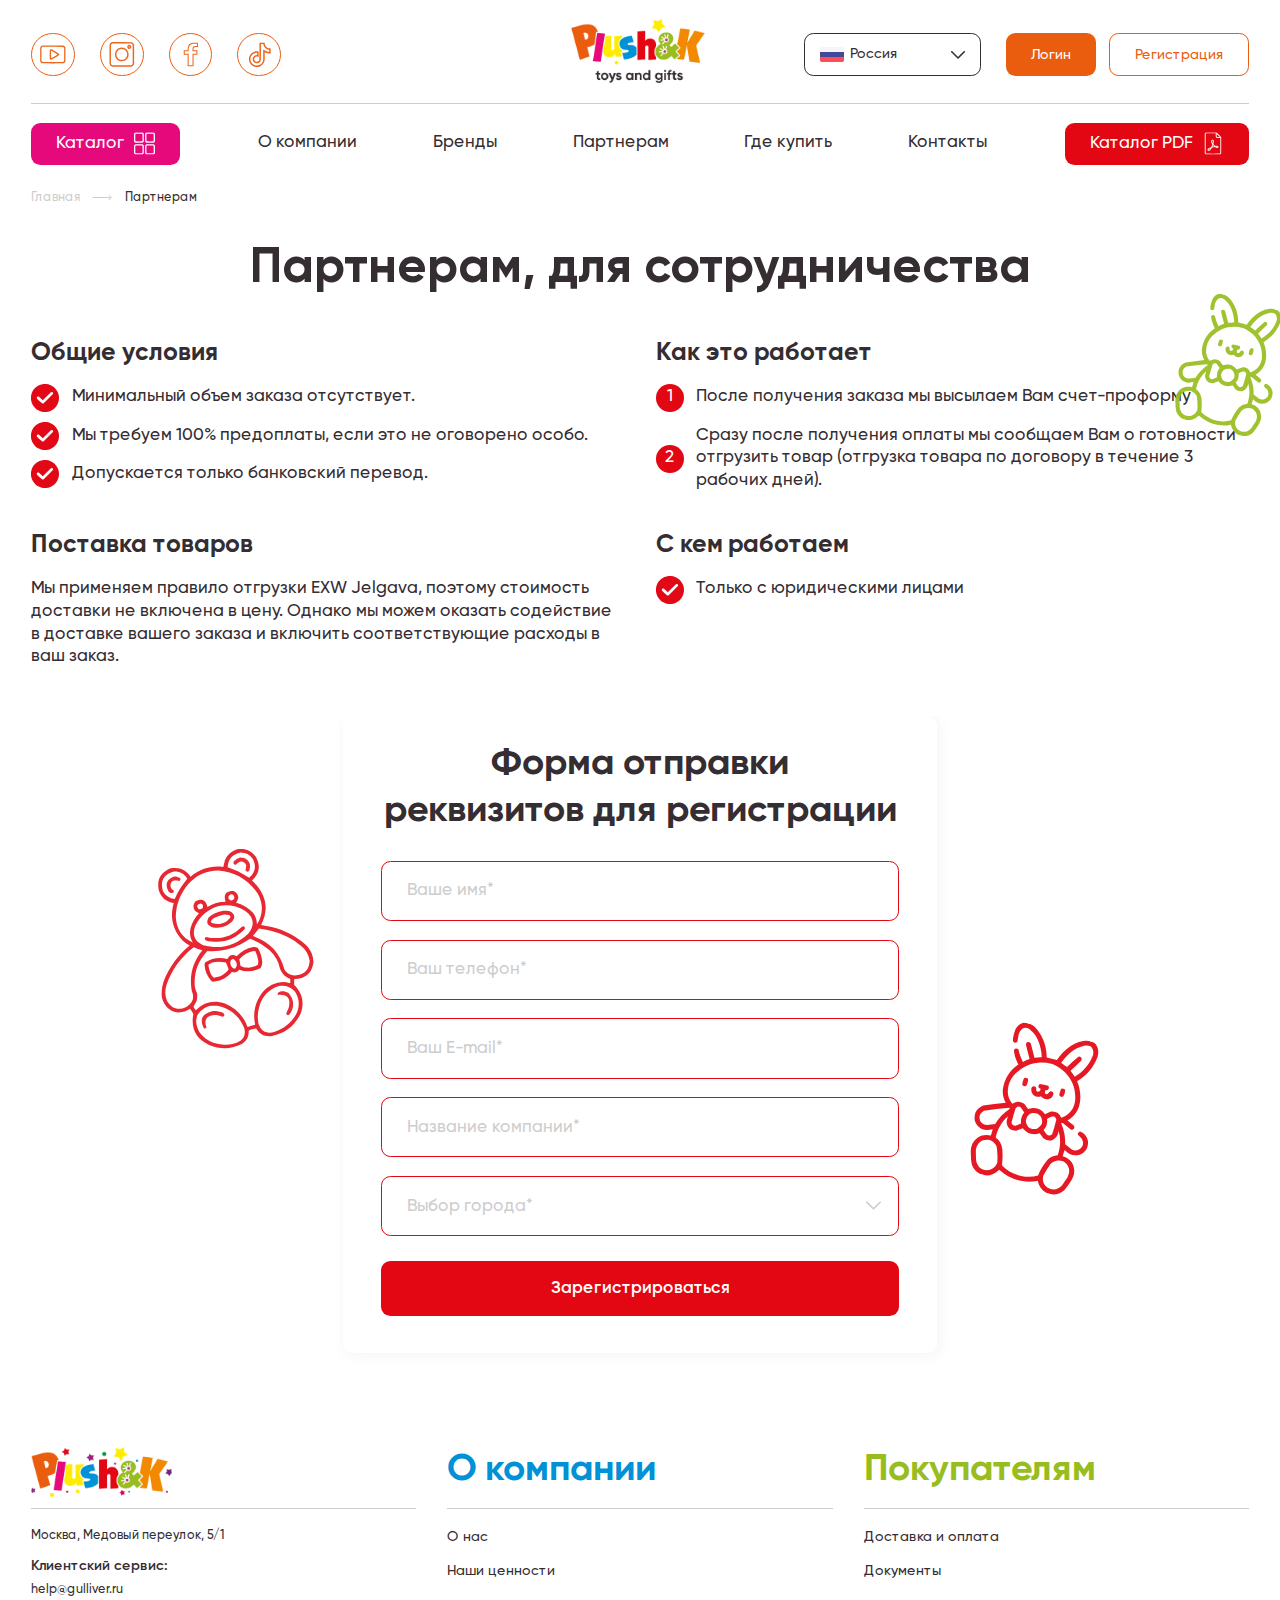
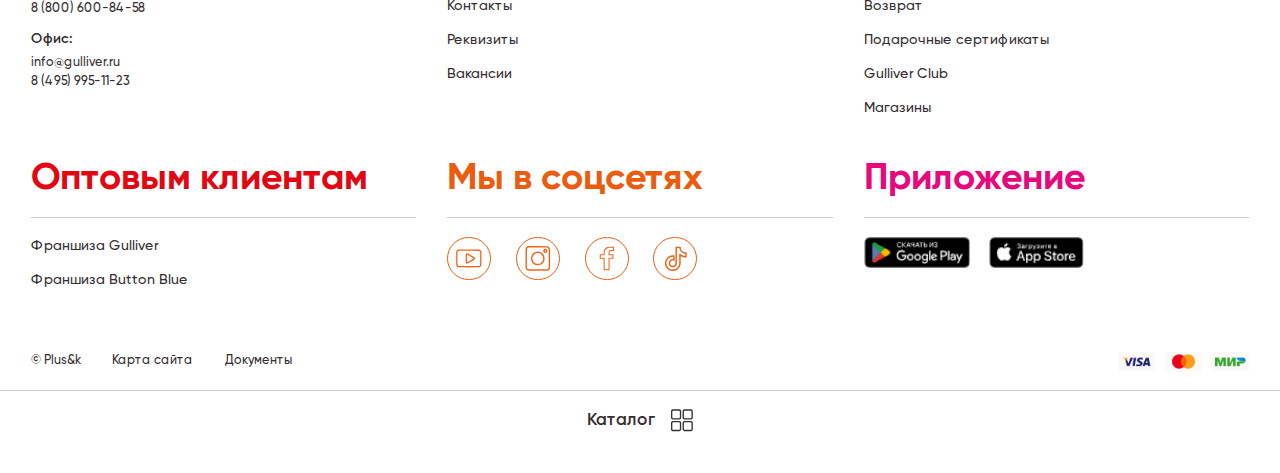
<file: partners.html>
<!DOCTYPE html>
<html lang="ru">

<head>
    <meta charset="UTF-8">
    <meta name="viewport" content="width=device-width, initial-scale=1.0">
    <meta name="description" content="">
    <meta name="keywords" content="">
    <link rel="stylesheet" href="css/libs.min.css">
    <link rel="stylesheet" href="css/style.min.css">
    <script src="https://api-maps.yandex.ru/2.1/?lang=ru-RU"></script>
    <title>Партнерам</title>
</head>


<body class="m-page">
    <div class="wrapper">
        <header class="header">
            <div class="container">
                <div class="header__inner">
                    <a href="" class="header__logo">
                        <img src="img/logo2.png" alt="">
                    </a>

                    <button class="burger">
                        <img src="img/burger.svg" alt="" class="_view1">
                        <img src="img/burger2.svg" alt="" class="_view2">
                    </button>

                    <div class="mob-menu">
                        <div class="mob-menu__inner">
                            <div class="mob-menu__top">
                                <div class="socials">
                                    <a href="" class="socials__item">
                                        <svg width="57" height="56" viewBox="0 0 57 56" fill="none" xmlns="http://www.w3.org/2000/svg">
                                            <path opacity="0.958" fill-rule="evenodd" clip-rule="evenodd" d="M14.6641 15.6953C23.8517 15.677 33.0392 15.6953 42.2266 15.75C44.008 15.9636 45.1564 16.9298 45.6719 18.6484C45.7448 24.8464 45.7448 31.0442 45.6719 37.2422C45.1564 38.9608 44.008 39.927 42.2266 40.1406C33.0391 40.2136 23.8516 40.2136 14.6641 40.1406C12.8827 39.927 11.7342 38.9608 11.2188 37.2422C11.1458 31.0442 11.1458 24.8464 11.2188 18.6484C11.7525 16.9286 12.9009 15.9443 14.6641 15.6953ZM14.6641 17.5547C13.6564 17.8158 13.0914 18.472 12.9688 19.5234C12.8958 25.138 12.8958 30.7526 12.9688 36.3672C13.0707 37.417 13.6357 38.055 14.6641 38.2812C23.8516 38.3542 33.0391 38.3542 42.2266 38.2812C43.2549 38.055 43.8199 37.417 43.9219 36.3672C43.9948 30.7526 43.9948 25.138 43.9219 19.5234C43.8199 18.4737 43.2549 17.8357 42.2266 17.6094C33.0392 17.5547 23.8517 17.5364 14.6641 17.5547Z" fill="#EA5D0F" />
                                            <path opacity="0.931" fill-rule="evenodd" clip-rule="evenodd" d="M25.7109 20.7266C26.1225 20.7656 26.5236 20.8567 26.9141 21C29.9222 22.7777 32.9483 24.5277 35.9922 26.25C37.0348 26.8244 37.3446 27.6812 36.9219 28.8203C36.6678 29.157 36.3578 29.4304 35.9922 29.6406C32.9483 31.363 29.9222 33.113 26.9141 34.8906C26.0435 35.2974 25.2597 35.1698 24.5625 34.5078C24.3917 34.2391 24.2823 33.9474 24.2344 33.6328C24.1614 29.8411 24.1614 26.0495 24.2344 22.2578C24.3817 21.3998 24.8739 20.8893 25.7109 20.7266ZM26.0391 22.6953C26.0208 26.1955 26.0391 29.6955 26.0938 33.1953C29.0794 31.4671 32.0506 29.7171 35.0078 27.9453C32.0447 26.1487 29.0552 24.3987 26.0391 22.6953Z" fill="#EA5D0F" />
                                        </svg>
                                    </a>
                                    <a href="" class="socials__item">
                                        <svg width="57" height="56" viewBox="0 0 57 56" fill="none" xmlns="http://www.w3.org/2000/svg">
                                            <path opacity="0.946" fill-rule="evenodd" clip-rule="evenodd" d="M15.6484 11.1016C24.1798 11.0833 32.711 11.1016 41.2422 11.1563C43.4844 11.5755 44.8151 12.9062 45.2344 15.1484C45.3073 23.6797 45.3073 32.2109 45.2344 40.7422C44.8151 42.9844 43.4844 44.3151 41.2422 44.7344C32.7109 44.8073 24.1797 44.8073 15.6484 44.7344C13.4063 44.3151 12.0755 42.9844 11.6563 40.7422C11.5833 32.2109 11.5833 23.6797 11.6563 15.1484C12.0952 12.9048 13.4259 11.5559 15.6484 11.1016ZM15.7578 13.0703C14.6659 13.415 13.955 14.1442 13.625 15.2578C13.552 23.7161 13.552 32.1745 13.625 40.6328C13.9349 41.7448 14.6458 42.4558 15.7578 42.7656C24.2161 42.8386 32.6745 42.8386 41.1328 42.7656C42.2448 42.4558 42.9558 41.7448 43.2656 40.6328C43.3386 32.1745 43.3386 23.7161 43.2656 15.2578C42.9558 14.1458 42.2448 13.4349 41.1328 13.125C32.6745 13.0703 24.2162 13.052 15.7578 13.0703Z" fill="#EA5D0F" />
                                            <path opacity="0.936" fill-rule="evenodd" clip-rule="evenodd" d="M38.1797 14.8203C39.9251 14.6803 41.037 15.4459 41.5156 17.1172C41.5855 19.4901 40.4371 20.602 38.0703 20.4531C36.3805 19.9267 35.6695 18.7783 35.9375 17.0078C36.2761 15.8488 37.0236 15.1196 38.1797 14.8203ZM38.5078 16.7891C38.2605 16.9083 38.06 17.0905 37.9063 17.3359C37.7574 17.8581 37.9215 18.2409 38.3984 18.4844C38.9551 18.6212 39.3379 18.4207 39.5469 17.8828C39.5634 17.1881 39.217 16.8235 38.5078 16.7891Z" fill="#EA5D0F" />
                                            <path opacity="0.934" fill-rule="evenodd" clip-rule="evenodd" d="M27.6797 18.5391C31.9664 18.4745 35.0836 20.3339 37.0313 24.1172C38.7314 28.8212 37.6194 32.704 33.6953 35.7656C29.7544 38.0465 25.9627 37.8278 22.3203 35.1094C19.1695 32.0761 18.3127 28.485 19.75 24.3359C21.3549 20.9733 23.998 19.041 27.6797 18.5391ZM27.8984 20.5078C24.96 20.8747 22.8636 22.4059 21.6094 25.1016C20.4414 28.4319 21.1523 31.2939 23.7422 33.6875C26.657 35.8018 29.6467 35.9112 32.7109 34.0156C35.6282 31.6435 36.485 28.6721 35.2813 25.1016C33.7755 22.0597 31.3145 20.5285 27.8984 20.5078Z" fill="#EA5D0F" />
                                        </svg>
                                    </a>
                                    <a href="" class="socials__item">
                                        <svg width="57" height="56" viewBox="0 0 57 56" fill="none" xmlns="http://www.w3.org/2000/svg">
                                            <path opacity="0.955" fill-rule="evenodd" clip-rule="evenodd" d="M31.247 11.8125C33.5912 11.8125 35.9354 11.8125 38.2797 11.8125C38.2797 13.7555 38.2797 15.6984 38.2797 17.6414C37.0335 17.6308 35.7874 17.6414 34.5416 17.673C33.3832 17.734 32.6334 18.3147 32.2924 19.4154C32.203 20.3203 32.1713 21.2284 32.1974 22.1397C33.9714 22.1397 35.7454 22.1397 37.5194 22.1397C37.5194 24.1883 37.5194 26.2369 37.5194 28.2854C35.7454 28.2854 33.9714 28.2854 32.1974 28.2854C32.1974 33.6074 32.1974 38.9294 32.1974 44.2514C29.4941 44.2514 26.7909 44.2514 24.0876 44.2514C24.0876 38.9083 24.0876 33.5651 24.0876 28.222C22.3143 28.2784 20.5403 28.2995 18.7656 28.2854C18.7656 26.2369 18.7656 24.1883 18.7656 22.1397C20.5396 22.1397 22.3136 22.1397 24.0876 22.1397C23.9827 20.1371 24.2678 18.1941 24.943 16.3109C25.8318 14.2605 27.3418 12.8983 29.473 12.2243C30.0662 12.0574 30.6575 11.9201 31.247 11.8125ZM31.3104 13.2064C33.1688 13.2064 35.0273 13.2064 36.8858 13.2064C36.8858 14.2201 36.8858 15.2338 36.8858 16.2475C35.891 16.2245 34.8983 16.2562 33.908 16.3425C32.0931 16.7213 31.0689 17.83 30.8352 19.6688C30.8035 20.9569 30.7929 22.2452 30.8035 23.5336C32.5775 23.5336 34.3515 23.5336 36.1255 23.5336C36.1255 24.6529 36.1255 25.7722 36.1255 26.8915C34.3515 26.8915 32.5775 26.8915 30.8035 26.8915C30.8035 32.2135 30.8035 37.5356 30.8035 42.8576C29.0295 42.8576 27.2555 42.8576 25.4815 42.8576C25.4815 37.5145 25.4815 32.1713 25.4815 26.8282C23.7072 26.8331 21.9332 26.8541 20.1595 26.8915C20.1595 25.7722 20.1595 24.6529 20.1595 23.5336C21.9335 23.5336 23.7075 23.5336 25.4815 23.5336C25.446 22.0726 25.4988 20.6154 25.6399 19.1619C26.0802 15.776 27.9703 13.7908 31.3104 13.2064Z" fill="#EA5D0F" />
                                        </svg>
                                    </a>
                                    <a href="" class="socials__item">
                                        <svg xmlns="http://www.w3.org/2000/svg" width="48" height="48" viewBox="0 0 48 48" fill="none">
                                            <path opacity="0.965" fill-rule="evenodd" clip-rule="evenodd" d="M24.6993 9.97266C26.7045 9.97266 28.7097 9.97266 30.7149 9.97266C30.5777 12.5516 31.5986 14.5112 33.7774 15.8516C34.4437 16.2134 35.1547 16.4322 35.9102 16.5078C36.4894 16.53 37.0636 16.5756 37.6329 16.6445C37.6602 18.595 37.6694 20.5455 37.6602 22.4961C35.2109 22.6948 32.9141 22.2026 30.7696 21.0195C30.7048 23.3346 30.7048 25.6497 30.7696 27.9648C30.9654 31.8121 29.4524 34.7561 26.2306 36.7969C25.1135 37.4153 23.9286 37.8073 22.6759 37.9727C22.0014 37.9727 21.3269 37.9727 20.6524 37.9727C17.2012 37.4842 14.7311 35.6613 13.2423 32.5039C11.9415 28.9883 12.4883 25.7981 14.8829 22.9336C17.3097 20.4569 20.2354 19.5454 23.6602 20.1992C23.7149 22.277 23.7331 24.3551 23.7149 26.4336C23.1366 26.2621 22.5533 26.1072 21.9649 25.9688C20.4969 25.905 19.4488 26.5339 18.8204 27.8555C18.3469 29.3695 18.7388 30.6 19.9962 31.5469C21.5611 32.3815 22.9374 32.1354 24.1251 30.8086C24.3331 30.4838 24.4971 30.1374 24.6173 29.7695C24.6988 23.1725 24.7262 16.5735 24.6993 9.97266ZM26.3946 11.6133C27.2878 11.6133 28.1811 11.6133 29.0743 11.6133C29.6257 14.9446 31.5215 17.0865 34.7618 18.0391C35.1607 18.1208 35.5618 18.1845 35.9649 18.2305C35.9649 19.0873 35.9649 19.944 35.9649 20.8008C34.1384 20.6871 32.4613 20.1311 30.9337 19.1328C30.3216 18.6575 29.7018 18.1926 29.0743 17.7383C29.0225 21.5664 29.0134 25.3945 29.047 29.2227C28.8066 32.3053 27.2845 34.4836 24.4806 35.7578C21.6727 36.7734 19.1024 36.3541 16.7696 34.5C14.3396 32.1899 13.6742 29.4464 14.7735 26.2695C15.8385 23.8449 17.6705 22.3592 20.2696 21.8125C20.8487 21.7126 21.4321 21.6671 22.0196 21.6758C22.0196 22.5326 22.0196 23.3893 22.0196 24.2461C19.5291 24.2371 17.8794 25.4037 17.0704 27.7461C16.5628 30.3654 17.5017 32.2521 19.8868 33.4062C21.7138 34.036 23.3726 33.7444 24.8634 32.5312C25.704 31.7342 26.2053 30.7589 26.3673 29.6055C26.3946 23.6081 26.4037 17.6107 26.3946 11.6133Z" fill="#EA5D0F" />
                                        </svg>
                                    </a>
                                </div>


                                <div class="country-select">
                                    <div class="country-select__show">
                                        <img src="img/ru.svg" alt="" class="country-select__flag">
                                        <div class="country-select__current">Россия</div>
                                        <svg width="18" height="10" viewBox="0 0 18 10" fill="none" xmlns="http://www.w3.org/2000/svg">
                                            <path d="M1 1L9 9L17 1" stroke="#342D32" stroke-width="2" stroke-linecap="round" stroke-linejoin="round" />
                                        </svg>
                                    </div>
                                    <div class="country-select__hidden">
                                        <div class="country-select__items">
                                            <a href="" class="country-select__item">
                                                <img src="img/kaz.svg" alt="" class="country-select__flag">
                                                <span>Казахстан</span>
                                            </a>
                                            <a href="" class="country-select__item">
                                                <img src="img/bel.svg" alt="" class="country-select__flag">
                                                <span>Беларусь</span>
                                            </a>
                                            <a href="" class="country-select__item">
                                                <img src="img/ger.svg" alt="" class="country-select__flag">
                                                <span>Германия</span>
                                            </a>
                                            <a href="" class="country-select__item">
                                                <img src="img/fr.svg" alt="" class="country-select__flag">
                                                <span>Франция</span>
                                            </a>
                                        </div>
                                    </div>
                                </div>

                                <div class="header-lk">
                                    <a href="" class="header-lk__btn m-btn m-btn-orange">
                                        <span>Логин</span>
                                    </a>
                                    <a href="" class="header-lk__btn m-btn m-btn-orange-outline">
                                        <span>Регистрация</span>
                                    </a>
                                </div>
                            </div>

                            <div class="mob-menu__bottom">
                                <button class="mob-menu__btn m-btn m-btn-purple">
                                    <span>Каталог </span>
                                    <img src="img/category.svg" alt="">
                                </button>
                                <nav class="nav">
                                    <a href="" class="nav__link">О компании</a>
                                    <a href="" class="nav__link">Бренды</a>
                                    <a href="" class="nav__link">Партнерам</a>
                                    <a href="" class="nav__link">Где купить</a>
                                    <a href="" class="nav__link">Контакты</a>
                                </nav>
                                <button class="mob-menu__btn m-btn m-btn-red">
                                    <span>Каталог PDF </span>
                                    <img src="img/pdf.svg" alt="">
                                </button>
                            </div>
                        </div>
                    </div>
                </div>
            </div>

        </header>
        <main class="content">

            <div class="partners m-section">
                <div class="container">
                    <div class="breadcrumbs">
                        <ul>
                            <li><a href="">Главная</a></li>
                            <li><a>Партнерам</a></li>
                        </ul>
                    </div>

                    <h1 class="h1 text-center">
                        Партнерам, для сотрудничества
                    </h1>

                    <div class="partners__grid grid grid2 grid-mob">
                        <div class="partner-card">
                            <div class="h3">
                                Общие условия
                            </div>
                            <div class="text">
                                <ul>
                                    <li>Минимальный объем заказа отсутствует.</li>
                                    <li>Мы требуем 100% предоплаты, если это не оговорено особо.</li>
                                    <li>Допускается только банковский перевод.</li>
                                </ul>
                            </div>
                        </div>
                        <div class="partner-card">
                            <div class="h3">
                                Как это работает
                            </div>
                            <div class="text">
                                <ol>
                                    <li>После получения заказа мы высылаем Вам счет-проформу</li>
                                    <li>Сразу после получения оплаты мы сообщаем Вам о готовности отгрузить товар (отгрузка товара по договору в течение 3 рабочих дней).</li>
                                </ol>
                            </div>
                        </div>
                        <div class="partner-card">
                            <div class="h3">
                                Поставка товаров
                            </div>
                            <div class="text">
                                <p>Мы применяем правило отгрузки EXW Jelgava, поэтому стоимость доставки не включена в цену. Однако мы можем оказать содействие в доставке вашего заказа и включить соответствующие расходы в ваш заказ.</p>
                            </div>
                        </div>
                        <div class="partner-card">
                            <div class="h3">
                                С кем работаем
                            </div>
                            <div class="text">
                                <ul>
                                    <li>Только с юридическими лицами</li>
                                </ul>
                            </div>
                        </div>
                    </div>
                </div>
                <img src="img/toy7.svg" alt="" class="partners__toy">
            </div>

            <div class="reg m-section">
                <div class="container">
                    <form action="" class="contacts-form">
                        <div class="h2">
                            Форма отправки <br>
                            реквизитов для регистрации
                        </div>
                        <div class="contacts-form__fields">
                            <div class="fg">
                                <input type="text" placeholder="Ваше имя*">
                            </div>
                            <div class="fg">
                                <input type="text" placeholder="Ваш телефон*">
                            </div>
                            <div class="fg">
                                <input type="text" placeholder="Ваш E-mail*">
                            </div>
                            <div class="fg">
                                <input type="text" placeholder="Название компании*">
                            </div>
                            <div class="fg">
                                <select>
                                    <option selected hidden disabled>Выбор города*</option>
                                    <option>Казань</option>
                                    <option>Москва</option>
                                </select>
                            </div>
                        </div>
                        <button class="contacts-form__btn m-btn m-btn-red">
                            <span>Зарегистрироваться</span>
                        </button>
                    </form>
                </div>
                <img src="img/toy8.svg" alt="" class="reg__toy">
                <img src="img/toy9.svg" alt="" class="reg__toy2">
            </div>

        </main>
        <footer class="footer">
            <div class="container">
                <div class="footer__top">
                    <div class="footer-group">
                        <div class="footer-group__top _big">
                            <a href="" class="footer__logo">
                                <img src="img/logo.png" alt="">
                            </a>
                        </div>
                        <div class="footer-contacts">
                            <div class="footer-contacts__item">
                                <div class="footer-contacts__desc">
                                    Москва, Медовый переулок, 5/1
                                </div>
                            </div>
                            <div class="footer-contacts__item">
                                <div class="footer-contacts__title">
                                    Клиентский сервис:
                                </div>
                                <div class="footer-contacts__desc">
                                    <a href="mailto:help@gulliver.ru">help@gulliver.ru</a>
                                </div>
                                <div class="footer-contacts__desc">
                                    <a href="tel:88006008458">8 (800) 600-84-58</a>
                                </div>
                            </div>
                            <div class="footer-contacts__item">
                                <div class="footer-contacts__title">
                                    Офис:
                                </div>
                                <div class="footer-contacts__desc">
                                    <a href="mailto:info@gulliver.ru">info@gulliver.ru</a>
                                </div>
                                <div class="footer-contacts__desc">
                                    <a href="tel:84959951123">8 (495) 995-11-23</a>
                                </div>
                            </div>
                        </div>
                    </div>
                    <div class="footer-group">
                        <div class="footer-group__top">
                            <div class="h2 blue-text">
                                О компании
                            </div>
                        </div>
                        <div class="footer-group__links">
                            <a href="" class="footer-group__link">О нас</a>
                            <a href="" class="footer-group__link">Наши ценности</a>
                            <a href="" class="footer-group__link">Контакты</a>
                            <a href="" class="footer-group__link">Реквизиты</a>
                            <a href="" class="footer-group__link">Вакансии</a>
                        </div>
                    </div>
                    <div class="footer-group">
                        <div class="footer-group__top">
                            <div class="h2 green-text">
                                Покупателям
                            </div>
                        </div>
                        <div class="footer-group__links">
                            <a href="" class="footer-group__link">Доставка и оплата</a>
                            <a href="" class="footer-group__link">Документы</a>
                            <a href="" class="footer-group__link">Возврат</a>
                            <a href="" class="footer-group__link">Подарочные сертификаты</a>
                            <a href="" class="footer-group__link">Gulliver Club</a>
                            <a href="" class="footer-group__link">Магазины</a>
                        </div>
                    </div>
                    <div class="footer-group">
                        <div class="footer-group__top">
                            <div class="h2 red-text">
                                Оптовым клиентам
                            </div>
                        </div>
                        <div class="footer-group__links">
                            <a href="" class="footer-group__link">Франшиза Gulliver</a>
                            <a href="" class="footer-group__link">Франшиза Button Blue</a>
                        </div>
                    </div>
                    <div class="footer-group">
                        <div class="footer-group__top">
                            <div class="h2 orange-text">
                                Мы в соцсетях
                            </div>
                        </div>
                        <div class="socials">
                            <a href="" class="socials__item">
                                <svg width="57" height="56" viewBox="0 0 57 56" fill="none" xmlns="http://www.w3.org/2000/svg">
                                    <path opacity="0.958" fill-rule="evenodd" clip-rule="evenodd" d="M14.6641 15.6953C23.8517 15.677 33.0392 15.6953 42.2266 15.75C44.008 15.9636 45.1564 16.9298 45.6719 18.6484C45.7448 24.8464 45.7448 31.0442 45.6719 37.2422C45.1564 38.9608 44.008 39.927 42.2266 40.1406C33.0391 40.2136 23.8516 40.2136 14.6641 40.1406C12.8827 39.927 11.7342 38.9608 11.2188 37.2422C11.1458 31.0442 11.1458 24.8464 11.2188 18.6484C11.7525 16.9286 12.9009 15.9443 14.6641 15.6953ZM14.6641 17.5547C13.6564 17.8158 13.0914 18.472 12.9688 19.5234C12.8958 25.138 12.8958 30.7526 12.9688 36.3672C13.0707 37.417 13.6357 38.055 14.6641 38.2812C23.8516 38.3542 33.0391 38.3542 42.2266 38.2812C43.2549 38.055 43.8199 37.417 43.9219 36.3672C43.9948 30.7526 43.9948 25.138 43.9219 19.5234C43.8199 18.4737 43.2549 17.8357 42.2266 17.6094C33.0392 17.5547 23.8517 17.5364 14.6641 17.5547Z" fill="#EA5D0F" />
                                    <path opacity="0.931" fill-rule="evenodd" clip-rule="evenodd" d="M25.7109 20.7266C26.1225 20.7656 26.5236 20.8567 26.9141 21C29.9222 22.7777 32.9483 24.5277 35.9922 26.25C37.0348 26.8244 37.3446 27.6812 36.9219 28.8203C36.6678 29.157 36.3578 29.4304 35.9922 29.6406C32.9483 31.363 29.9222 33.113 26.9141 34.8906C26.0435 35.2974 25.2597 35.1698 24.5625 34.5078C24.3917 34.2391 24.2823 33.9474 24.2344 33.6328C24.1614 29.8411 24.1614 26.0495 24.2344 22.2578C24.3817 21.3998 24.8739 20.8893 25.7109 20.7266ZM26.0391 22.6953C26.0208 26.1955 26.0391 29.6955 26.0938 33.1953C29.0794 31.4671 32.0506 29.7171 35.0078 27.9453C32.0447 26.1487 29.0552 24.3987 26.0391 22.6953Z" fill="#EA5D0F" />
                                </svg>
                            </a>
                            <a href="" class="socials__item">
                                <svg width="57" height="56" viewBox="0 0 57 56" fill="none" xmlns="http://www.w3.org/2000/svg">
                                    <path opacity="0.946" fill-rule="evenodd" clip-rule="evenodd" d="M15.6484 11.1016C24.1798 11.0833 32.711 11.1016 41.2422 11.1563C43.4844 11.5755 44.8151 12.9062 45.2344 15.1484C45.3073 23.6797 45.3073 32.2109 45.2344 40.7422C44.8151 42.9844 43.4844 44.3151 41.2422 44.7344C32.7109 44.8073 24.1797 44.8073 15.6484 44.7344C13.4063 44.3151 12.0755 42.9844 11.6563 40.7422C11.5833 32.2109 11.5833 23.6797 11.6563 15.1484C12.0952 12.9048 13.4259 11.5559 15.6484 11.1016ZM15.7578 13.0703C14.6659 13.415 13.955 14.1442 13.625 15.2578C13.552 23.7161 13.552 32.1745 13.625 40.6328C13.9349 41.7448 14.6458 42.4558 15.7578 42.7656C24.2161 42.8386 32.6745 42.8386 41.1328 42.7656C42.2448 42.4558 42.9558 41.7448 43.2656 40.6328C43.3386 32.1745 43.3386 23.7161 43.2656 15.2578C42.9558 14.1458 42.2448 13.4349 41.1328 13.125C32.6745 13.0703 24.2162 13.052 15.7578 13.0703Z" fill="#EA5D0F" />
                                    <path opacity="0.936" fill-rule="evenodd" clip-rule="evenodd" d="M38.1797 14.8203C39.9251 14.6803 41.037 15.4459 41.5156 17.1172C41.5855 19.4901 40.4371 20.602 38.0703 20.4531C36.3805 19.9267 35.6695 18.7783 35.9375 17.0078C36.2761 15.8488 37.0236 15.1196 38.1797 14.8203ZM38.5078 16.7891C38.2605 16.9083 38.06 17.0905 37.9063 17.3359C37.7574 17.8581 37.9215 18.2409 38.3984 18.4844C38.9551 18.6212 39.3379 18.4207 39.5469 17.8828C39.5634 17.1881 39.217 16.8235 38.5078 16.7891Z" fill="#EA5D0F" />
                                    <path opacity="0.934" fill-rule="evenodd" clip-rule="evenodd" d="M27.6797 18.5391C31.9664 18.4745 35.0836 20.3339 37.0313 24.1172C38.7314 28.8212 37.6194 32.704 33.6953 35.7656C29.7544 38.0465 25.9627 37.8278 22.3203 35.1094C19.1695 32.0761 18.3127 28.485 19.75 24.3359C21.3549 20.9733 23.998 19.041 27.6797 18.5391ZM27.8984 20.5078C24.96 20.8747 22.8636 22.4059 21.6094 25.1016C20.4414 28.4319 21.1523 31.2939 23.7422 33.6875C26.657 35.8018 29.6467 35.9112 32.7109 34.0156C35.6282 31.6435 36.485 28.6721 35.2813 25.1016C33.7755 22.0597 31.3145 20.5285 27.8984 20.5078Z" fill="#EA5D0F" />
                                </svg>
                            </a>
                            <a href="" class="socials__item">
                                <svg width="57" height="56" viewBox="0 0 57 56" fill="none" xmlns="http://www.w3.org/2000/svg">
                                    <path opacity="0.955" fill-rule="evenodd" clip-rule="evenodd" d="M31.247 11.8125C33.5912 11.8125 35.9354 11.8125 38.2797 11.8125C38.2797 13.7555 38.2797 15.6984 38.2797 17.6414C37.0335 17.6308 35.7874 17.6414 34.5416 17.673C33.3832 17.734 32.6334 18.3147 32.2924 19.4154C32.203 20.3203 32.1713 21.2284 32.1974 22.1397C33.9714 22.1397 35.7454 22.1397 37.5194 22.1397C37.5194 24.1883 37.5194 26.2369 37.5194 28.2854C35.7454 28.2854 33.9714 28.2854 32.1974 28.2854C32.1974 33.6074 32.1974 38.9294 32.1974 44.2514C29.4941 44.2514 26.7909 44.2514 24.0876 44.2514C24.0876 38.9083 24.0876 33.5651 24.0876 28.222C22.3143 28.2784 20.5403 28.2995 18.7656 28.2854C18.7656 26.2369 18.7656 24.1883 18.7656 22.1397C20.5396 22.1397 22.3136 22.1397 24.0876 22.1397C23.9827 20.1371 24.2678 18.1941 24.943 16.3109C25.8318 14.2605 27.3418 12.8983 29.473 12.2243C30.0662 12.0574 30.6575 11.9201 31.247 11.8125ZM31.3104 13.2064C33.1688 13.2064 35.0273 13.2064 36.8858 13.2064C36.8858 14.2201 36.8858 15.2338 36.8858 16.2475C35.891 16.2245 34.8983 16.2562 33.908 16.3425C32.0931 16.7213 31.0689 17.83 30.8352 19.6688C30.8035 20.9569 30.7929 22.2452 30.8035 23.5336C32.5775 23.5336 34.3515 23.5336 36.1255 23.5336C36.1255 24.6529 36.1255 25.7722 36.1255 26.8915C34.3515 26.8915 32.5775 26.8915 30.8035 26.8915C30.8035 32.2135 30.8035 37.5356 30.8035 42.8576C29.0295 42.8576 27.2555 42.8576 25.4815 42.8576C25.4815 37.5145 25.4815 32.1713 25.4815 26.8282C23.7072 26.8331 21.9332 26.8541 20.1595 26.8915C20.1595 25.7722 20.1595 24.6529 20.1595 23.5336C21.9335 23.5336 23.7075 23.5336 25.4815 23.5336C25.446 22.0726 25.4988 20.6154 25.6399 19.1619C26.0802 15.776 27.9703 13.7908 31.3104 13.2064Z" fill="#EA5D0F" />
                                </svg>
                            </a>
                            <a href="" class="socials__item">
                                <svg xmlns="http://www.w3.org/2000/svg" width="48" height="48" viewBox="0 0 48 48" fill="none">
                                    <path opacity="0.965" fill-rule="evenodd" clip-rule="evenodd" d="M24.6993 9.97266C26.7045 9.97266 28.7097 9.97266 30.7149 9.97266C30.5777 12.5516 31.5986 14.5112 33.7774 15.8516C34.4437 16.2134 35.1547 16.4322 35.9102 16.5078C36.4894 16.53 37.0636 16.5756 37.6329 16.6445C37.6602 18.595 37.6694 20.5455 37.6602 22.4961C35.2109 22.6948 32.9141 22.2026 30.7696 21.0195C30.7048 23.3346 30.7048 25.6497 30.7696 27.9648C30.9654 31.8121 29.4524 34.7561 26.2306 36.7969C25.1135 37.4153 23.9286 37.8073 22.6759 37.9727C22.0014 37.9727 21.3269 37.9727 20.6524 37.9727C17.2012 37.4842 14.7311 35.6613 13.2423 32.5039C11.9415 28.9883 12.4883 25.7981 14.8829 22.9336C17.3097 20.4569 20.2354 19.5454 23.6602 20.1992C23.7149 22.277 23.7331 24.3551 23.7149 26.4336C23.1366 26.2621 22.5533 26.1072 21.9649 25.9688C20.4969 25.905 19.4488 26.5339 18.8204 27.8555C18.3469 29.3695 18.7388 30.6 19.9962 31.5469C21.5611 32.3815 22.9374 32.1354 24.1251 30.8086C24.3331 30.4838 24.4971 30.1374 24.6173 29.7695C24.6988 23.1725 24.7262 16.5735 24.6993 9.97266ZM26.3946 11.6133C27.2878 11.6133 28.1811 11.6133 29.0743 11.6133C29.6257 14.9446 31.5215 17.0865 34.7618 18.0391C35.1607 18.1208 35.5618 18.1845 35.9649 18.2305C35.9649 19.0873 35.9649 19.944 35.9649 20.8008C34.1384 20.6871 32.4613 20.1311 30.9337 19.1328C30.3216 18.6575 29.7018 18.1926 29.0743 17.7383C29.0225 21.5664 29.0134 25.3945 29.047 29.2227C28.8066 32.3053 27.2845 34.4836 24.4806 35.7578C21.6727 36.7734 19.1024 36.3541 16.7696 34.5C14.3396 32.1899 13.6742 29.4464 14.7735 26.2695C15.8385 23.8449 17.6705 22.3592 20.2696 21.8125C20.8487 21.7126 21.4321 21.6671 22.0196 21.6758C22.0196 22.5326 22.0196 23.3893 22.0196 24.2461C19.5291 24.2371 17.8794 25.4037 17.0704 27.7461C16.5628 30.3654 17.5017 32.2521 19.8868 33.4062C21.7138 34.036 23.3726 33.7444 24.8634 32.5312C25.704 31.7342 26.2053 30.7589 26.3673 29.6055C26.3946 23.6081 26.4037 17.6107 26.3946 11.6133Z" fill="#EA5D0F" />
                                </svg>
                            </a>
                        </div>

                    </div>
                    <div class="footer-group">
                        <div class="footer-group__top">
                            <div class="h2 purple-text">
                                Приложение
                            </div>
                        </div>
                        <div class="footer-group__stores">
                            <a href="" class="footer-group__stores-item">
                                <img src="img/store.png" alt="">
                            </a>
                            <a href="" class="footer-group__stores-item">
                                <img src="img/store2.png" alt="">
                            </a>
                        </div>
                    </div>
                </div>

                <div class="footer__middle">
                    <div class="footer__items">
                        <div class="footer__c">© Plus&k</div>
                        <a href="" class="footer__link">Карта сайта</a>
                        <a href="" class="footer__link">Документы</a>
                    </div>
                    <div class="footer__pay">
                        <div class="footer__pay-item">
                            <img src="img/pay.png" alt="">
                        </div>
                        <div class="footer__pay-item">
                            <img src="img/pay2.png" alt="">
                        </div>
                        <div class="footer__pay-item">
                            <img src="img/pay3.png" alt="">
                        </div>
                    </div>
                </div>
            </div>

            <div class="footer__bottom">
                <div class="container">
                    <a href="" class="footer__catalog">
                        <span>Каталог</span>
                        <svg width="28" height="29" viewBox="0 0 28 29" fill="none" xmlns="http://www.w3.org/2000/svg">
                            <path opacity="0.99" fill-rule="evenodd" clip-rule="evenodd" d="M2.05078 0.472656C5.04037 0.472656 8.02993 0.472656 11.0195 0.472656C12.0942 0.772626 12.7778 1.46533 13.0703 2.55078C13.1068 5.54037 13.1068 8.52993 13.0703 11.5195C12.7877 12.6041 12.1041 13.2877 11.0195 13.5703C8.02993 13.6068 5.04037 13.6068 2.05078 13.5703C0.965333 13.2778 0.272626 12.5942 -0.0273438 11.5195C-0.0273438 8.52993 -0.0273438 5.54037 -0.0273438 2.55078C0.282552 1.47526 0.975259 0.782552 2.05078 0.472656ZM2.59766 2.22266C5.22272 2.21354 7.84771 2.22266 10.4727 2.25C10.974 2.3138 11.2565 2.59635 11.3203 3.09766C11.3568 5.72266 11.3568 8.34766 11.3203 10.9727C11.2565 11.474 10.974 11.7565 10.4727 11.8203C7.84766 11.8568 5.22266 11.8568 2.59766 11.8203C2.09635 11.7565 1.8138 11.474 1.75 10.9727C1.71354 8.34766 1.71354 5.72266 1.75 3.09766C1.8236 2.59576 2.10615 2.30409 2.59766 2.22266Z" fill="#342D32" />
                            <path opacity="0.99" fill-rule="evenodd" clip-rule="evenodd" d="M16.9258 0.472656C19.9154 0.472656 22.9049 0.472656 25.8945 0.472656C26.9701 0.782552 27.6627 1.47526 27.9727 2.55078C27.9727 5.54037 27.9727 8.52993 27.9727 11.5195C27.6727 12.5942 26.98 13.2778 25.8945 13.5703C22.9049 13.6068 19.9154 13.6068 16.9258 13.5703C15.8412 13.2877 15.1576 12.6041 14.875 11.5195C14.8385 8.52993 14.8385 5.54037 14.875 2.55078C15.1675 1.46533 15.8511 0.772626 16.9258 0.472656ZM17.4727 2.22266C20.0977 2.21354 22.7227 2.22266 25.3477 2.25C25.849 2.3138 26.1315 2.59635 26.1953 3.09766C26.2318 5.72266 26.2318 8.34766 26.1953 10.9727C26.1315 11.474 25.849 11.7565 25.3477 11.8203C22.7227 11.8568 20.0977 11.8568 17.4727 11.8203C16.9713 11.7565 16.6888 11.474 16.625 10.9727C16.5885 8.34766 16.5885 5.72266 16.625 3.09766C16.6986 2.59576 16.9812 2.30409 17.4727 2.22266Z" fill="#342D32" />
                            <path opacity="0.99" fill-rule="evenodd" clip-rule="evenodd" d="M11.0195 28.4727C8.02993 28.4727 5.04037 28.4727 2.05078 28.4727C0.975259 28.1627 0.282552 27.4701 -0.0273438 26.3945C-0.0273438 23.4049 -0.0273438 20.4154 -0.0273438 17.4258C0.272626 16.3511 0.965333 15.6675 2.05078 15.375C5.04037 15.3385 8.02993 15.3385 11.0195 15.375C12.1041 15.6576 12.7877 16.3412 13.0703 17.4258C13.1068 20.4154 13.1068 23.4049 13.0703 26.3945C12.7778 27.48 12.0942 28.1727 11.0195 28.4727ZM2.59766 17.0977C5.22272 17.0885 7.84771 17.0977 10.4727 17.125C10.974 17.1888 11.2565 17.4713 11.3203 17.9727C11.3568 20.5977 11.3568 23.2227 11.3203 25.8477C11.2565 26.349 10.974 26.6315 10.4727 26.6953C7.84766 26.7318 5.22266 26.7318 2.59766 26.6953C2.09635 26.6315 1.8138 26.349 1.75 25.8477C1.71354 23.2227 1.71354 20.5977 1.75 17.9727C1.8236 17.4707 2.10615 17.1791 2.59766 17.0977Z" fill="#342D32" />
                            <path opacity="0.99" fill-rule="evenodd" clip-rule="evenodd" d="M27.9727 17.4258C27.9727 20.4154 27.9727 23.4049 27.9727 26.3945C27.6627 27.4701 26.9701 28.1627 25.8945 28.4727C22.9049 28.4727 19.9154 28.4727 16.9258 28.4727C15.8511 28.1727 15.1675 27.48 14.875 26.3945C14.8385 23.4049 14.8385 20.4154 14.875 17.4258C15.1576 16.3412 15.8412 15.6576 16.9258 15.375C19.9154 15.3385 22.9049 15.3385 25.8945 15.375C26.98 15.6675 27.6727 16.3511 27.9727 17.4258ZM17.4727 17.0977C20.0977 17.0885 22.7227 17.0977 25.3477 17.125C25.849 17.1888 26.1315 17.4713 26.1953 17.9727C26.2318 20.5977 26.2318 23.2227 26.1953 25.8477C26.1315 26.349 25.849 26.6315 25.3477 26.6953C22.7227 26.7318 20.0977 26.7318 17.4727 26.6953C16.9713 26.6315 16.6888 26.349 16.625 25.8477C16.5885 23.2227 16.5885 20.5977 16.625 17.9727C16.6986 17.4707 16.9812 17.1791 17.4727 17.0977Z" fill="#342D32" />
                        </svg>
                    </a>
                </div>
            </div>

        </footer>
    </div>

    <script src="js/libs.min.js"></script>
    <script src="js/main.min.js"></script>

</body>

</html>
</file>
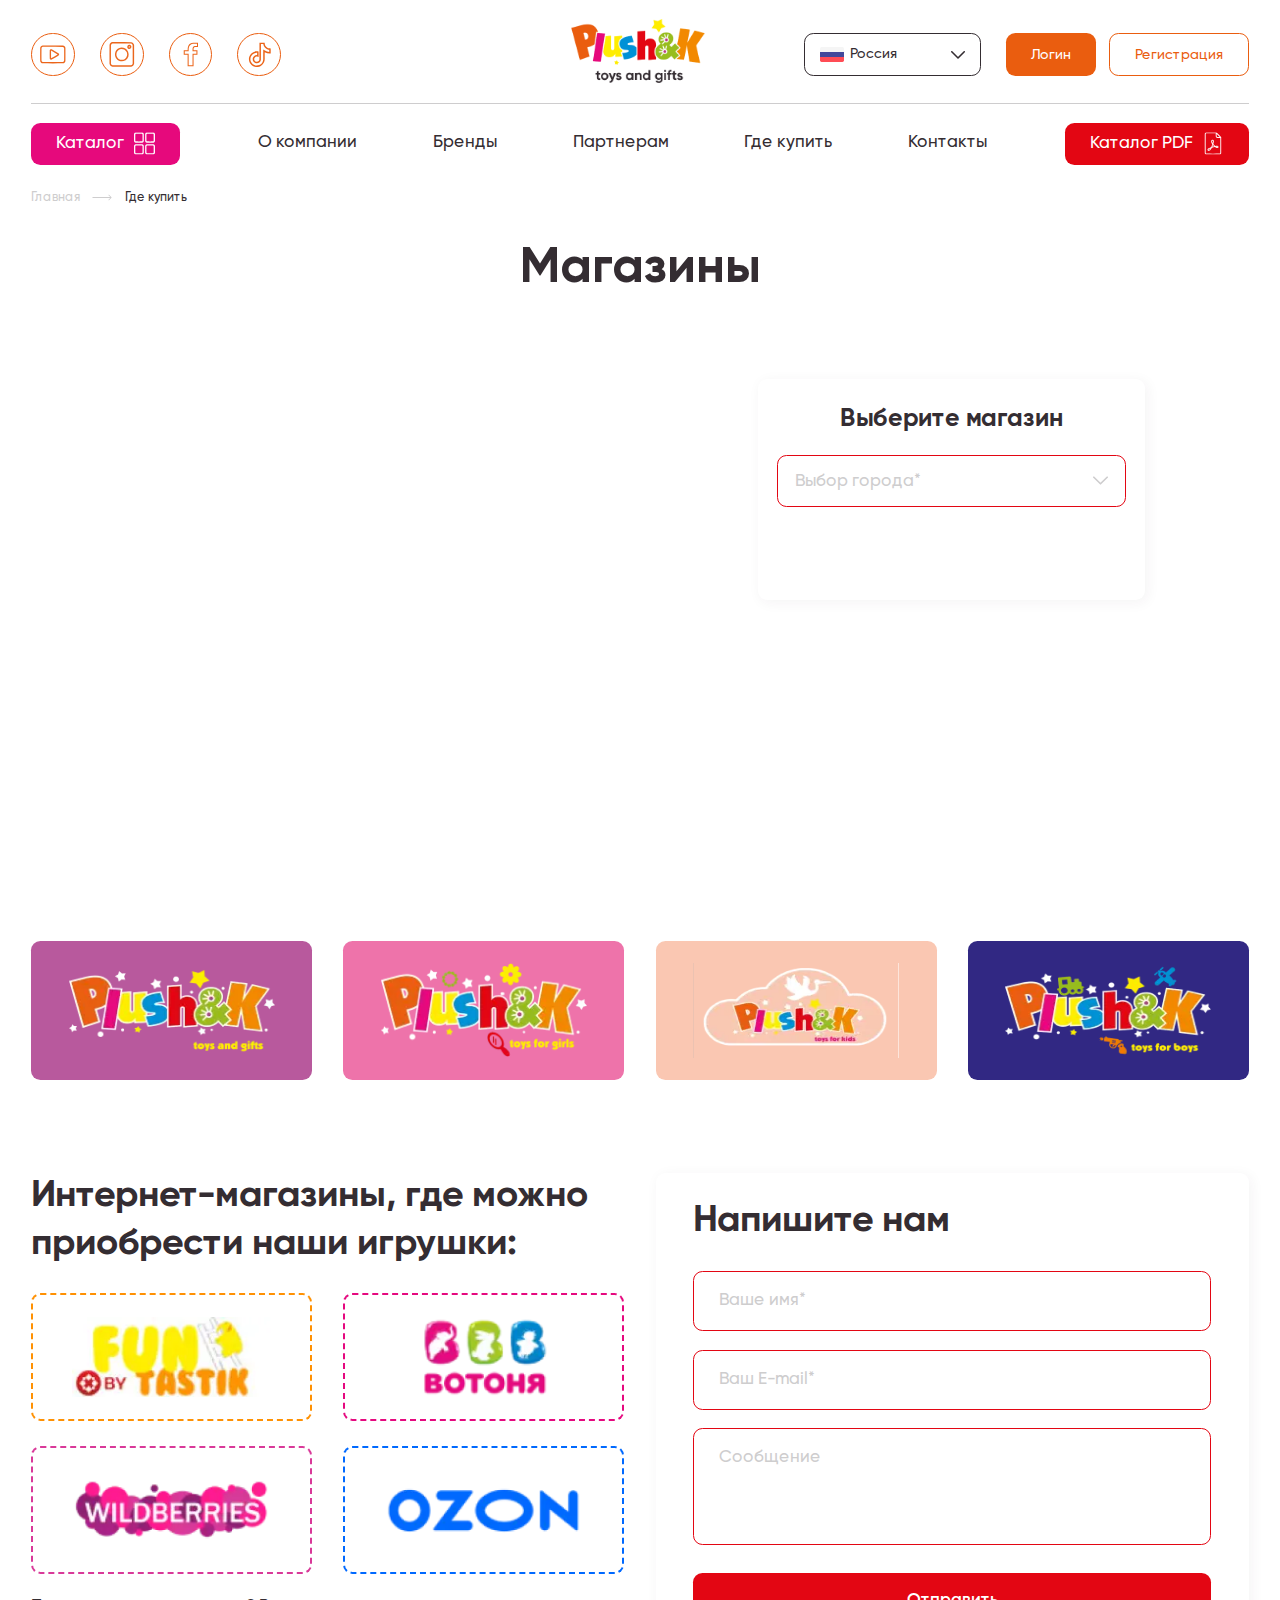
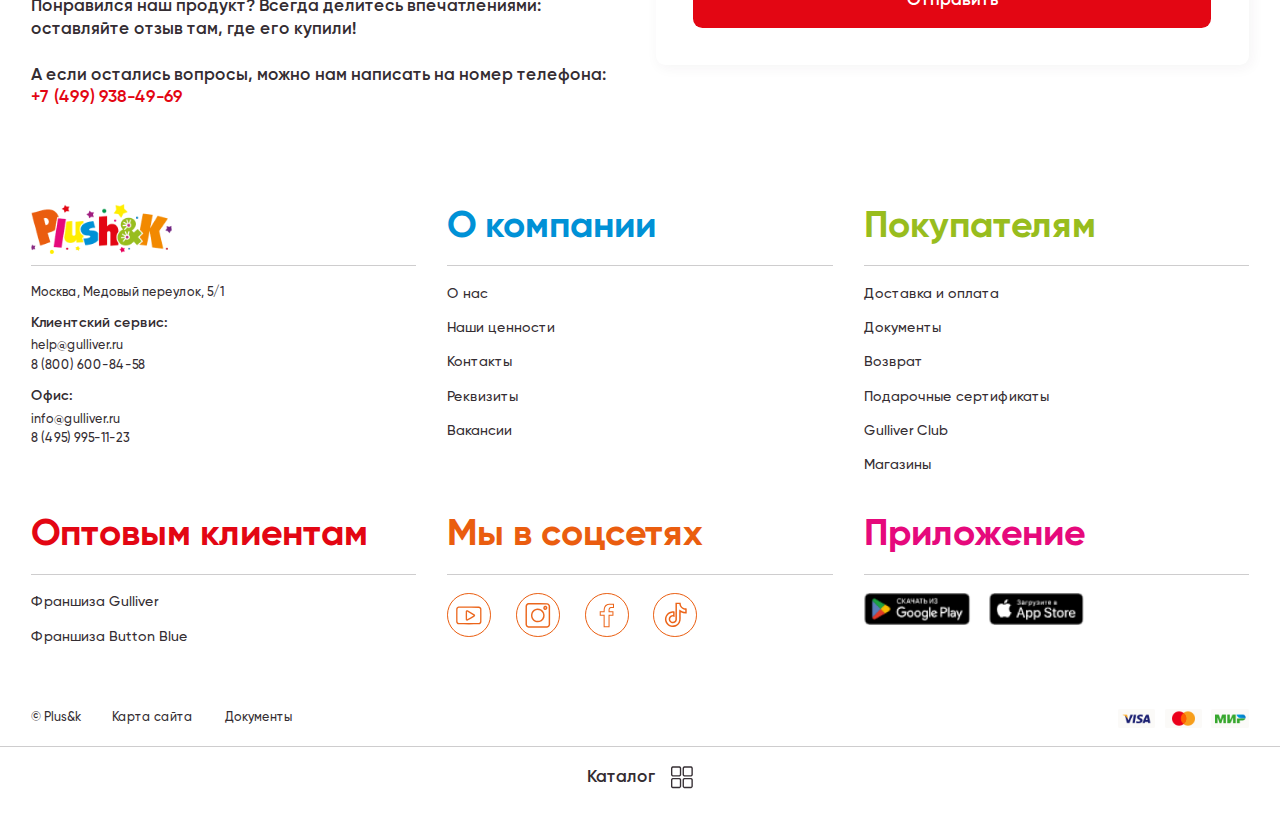
<file: shops.html>
<!DOCTYPE html>
<html lang="ru">

<head>
    <meta charset="UTF-8">
    <meta name="viewport" content="width=device-width, initial-scale=1.0">
    <meta name="description" content="">
    <meta name="keywords" content="">
    <link rel="stylesheet" href="css/libs.min.css">
    <link rel="stylesheet" href="css/style.min.css">
    <script src="https://api-maps.yandex.ru/2.1/?lang=ru-RU"></script>
    <title>Магазины</title>
</head>


<body class="m-page">
    <div class="wrapper">
        <header class="header">
            <div class="container">
                <div class="header__inner">
                    <a href="" class="header__logo">
                        <img src="img/logo2.png" alt="">
                    </a>

                    <button class="burger">
                        <img src="img/burger.svg" alt="" class="_view1">
                        <img src="img/burger2.svg" alt="" class="_view2">
                    </button>

                    <div class="mob-menu">
                        <div class="mob-menu__inner">
                            <div class="mob-menu__top">
                                <div class="socials">
                                    <a href="" class="socials__item">
                                        <svg width="57" height="56" viewBox="0 0 57 56" fill="none" xmlns="http://www.w3.org/2000/svg">
                                            <path opacity="0.958" fill-rule="evenodd" clip-rule="evenodd" d="M14.6641 15.6953C23.8517 15.677 33.0392 15.6953 42.2266 15.75C44.008 15.9636 45.1564 16.9298 45.6719 18.6484C45.7448 24.8464 45.7448 31.0442 45.6719 37.2422C45.1564 38.9608 44.008 39.927 42.2266 40.1406C33.0391 40.2136 23.8516 40.2136 14.6641 40.1406C12.8827 39.927 11.7342 38.9608 11.2188 37.2422C11.1458 31.0442 11.1458 24.8464 11.2188 18.6484C11.7525 16.9286 12.9009 15.9443 14.6641 15.6953ZM14.6641 17.5547C13.6564 17.8158 13.0914 18.472 12.9688 19.5234C12.8958 25.138 12.8958 30.7526 12.9688 36.3672C13.0707 37.417 13.6357 38.055 14.6641 38.2812C23.8516 38.3542 33.0391 38.3542 42.2266 38.2812C43.2549 38.055 43.8199 37.417 43.9219 36.3672C43.9948 30.7526 43.9948 25.138 43.9219 19.5234C43.8199 18.4737 43.2549 17.8357 42.2266 17.6094C33.0392 17.5547 23.8517 17.5364 14.6641 17.5547Z" fill="#EA5D0F" />
                                            <path opacity="0.931" fill-rule="evenodd" clip-rule="evenodd" d="M25.7109 20.7266C26.1225 20.7656 26.5236 20.8567 26.9141 21C29.9222 22.7777 32.9483 24.5277 35.9922 26.25C37.0348 26.8244 37.3446 27.6812 36.9219 28.8203C36.6678 29.157 36.3578 29.4304 35.9922 29.6406C32.9483 31.363 29.9222 33.113 26.9141 34.8906C26.0435 35.2974 25.2597 35.1698 24.5625 34.5078C24.3917 34.2391 24.2823 33.9474 24.2344 33.6328C24.1614 29.8411 24.1614 26.0495 24.2344 22.2578C24.3817 21.3998 24.8739 20.8893 25.7109 20.7266ZM26.0391 22.6953C26.0208 26.1955 26.0391 29.6955 26.0938 33.1953C29.0794 31.4671 32.0506 29.7171 35.0078 27.9453C32.0447 26.1487 29.0552 24.3987 26.0391 22.6953Z" fill="#EA5D0F" />
                                        </svg>
                                    </a>
                                    <a href="" class="socials__item">
                                        <svg width="57" height="56" viewBox="0 0 57 56" fill="none" xmlns="http://www.w3.org/2000/svg">
                                            <path opacity="0.946" fill-rule="evenodd" clip-rule="evenodd" d="M15.6484 11.1016C24.1798 11.0833 32.711 11.1016 41.2422 11.1563C43.4844 11.5755 44.8151 12.9062 45.2344 15.1484C45.3073 23.6797 45.3073 32.2109 45.2344 40.7422C44.8151 42.9844 43.4844 44.3151 41.2422 44.7344C32.7109 44.8073 24.1797 44.8073 15.6484 44.7344C13.4063 44.3151 12.0755 42.9844 11.6563 40.7422C11.5833 32.2109 11.5833 23.6797 11.6563 15.1484C12.0952 12.9048 13.4259 11.5559 15.6484 11.1016ZM15.7578 13.0703C14.6659 13.415 13.955 14.1442 13.625 15.2578C13.552 23.7161 13.552 32.1745 13.625 40.6328C13.9349 41.7448 14.6458 42.4558 15.7578 42.7656C24.2161 42.8386 32.6745 42.8386 41.1328 42.7656C42.2448 42.4558 42.9558 41.7448 43.2656 40.6328C43.3386 32.1745 43.3386 23.7161 43.2656 15.2578C42.9558 14.1458 42.2448 13.4349 41.1328 13.125C32.6745 13.0703 24.2162 13.052 15.7578 13.0703Z" fill="#EA5D0F" />
                                            <path opacity="0.936" fill-rule="evenodd" clip-rule="evenodd" d="M38.1797 14.8203C39.9251 14.6803 41.037 15.4459 41.5156 17.1172C41.5855 19.4901 40.4371 20.602 38.0703 20.4531C36.3805 19.9267 35.6695 18.7783 35.9375 17.0078C36.2761 15.8488 37.0236 15.1196 38.1797 14.8203ZM38.5078 16.7891C38.2605 16.9083 38.06 17.0905 37.9063 17.3359C37.7574 17.8581 37.9215 18.2409 38.3984 18.4844C38.9551 18.6212 39.3379 18.4207 39.5469 17.8828C39.5634 17.1881 39.217 16.8235 38.5078 16.7891Z" fill="#EA5D0F" />
                                            <path opacity="0.934" fill-rule="evenodd" clip-rule="evenodd" d="M27.6797 18.5391C31.9664 18.4745 35.0836 20.3339 37.0313 24.1172C38.7314 28.8212 37.6194 32.704 33.6953 35.7656C29.7544 38.0465 25.9627 37.8278 22.3203 35.1094C19.1695 32.0761 18.3127 28.485 19.75 24.3359C21.3549 20.9733 23.998 19.041 27.6797 18.5391ZM27.8984 20.5078C24.96 20.8747 22.8636 22.4059 21.6094 25.1016C20.4414 28.4319 21.1523 31.2939 23.7422 33.6875C26.657 35.8018 29.6467 35.9112 32.7109 34.0156C35.6282 31.6435 36.485 28.6721 35.2813 25.1016C33.7755 22.0597 31.3145 20.5285 27.8984 20.5078Z" fill="#EA5D0F" />
                                        </svg>
                                    </a>
                                    <a href="" class="socials__item">
                                        <svg width="57" height="56" viewBox="0 0 57 56" fill="none" xmlns="http://www.w3.org/2000/svg">
                                            <path opacity="0.955" fill-rule="evenodd" clip-rule="evenodd" d="M31.247 11.8125C33.5912 11.8125 35.9354 11.8125 38.2797 11.8125C38.2797 13.7555 38.2797 15.6984 38.2797 17.6414C37.0335 17.6308 35.7874 17.6414 34.5416 17.673C33.3832 17.734 32.6334 18.3147 32.2924 19.4154C32.203 20.3203 32.1713 21.2284 32.1974 22.1397C33.9714 22.1397 35.7454 22.1397 37.5194 22.1397C37.5194 24.1883 37.5194 26.2369 37.5194 28.2854C35.7454 28.2854 33.9714 28.2854 32.1974 28.2854C32.1974 33.6074 32.1974 38.9294 32.1974 44.2514C29.4941 44.2514 26.7909 44.2514 24.0876 44.2514C24.0876 38.9083 24.0876 33.5651 24.0876 28.222C22.3143 28.2784 20.5403 28.2995 18.7656 28.2854C18.7656 26.2369 18.7656 24.1883 18.7656 22.1397C20.5396 22.1397 22.3136 22.1397 24.0876 22.1397C23.9827 20.1371 24.2678 18.1941 24.943 16.3109C25.8318 14.2605 27.3418 12.8983 29.473 12.2243C30.0662 12.0574 30.6575 11.9201 31.247 11.8125ZM31.3104 13.2064C33.1688 13.2064 35.0273 13.2064 36.8858 13.2064C36.8858 14.2201 36.8858 15.2338 36.8858 16.2475C35.891 16.2245 34.8983 16.2562 33.908 16.3425C32.0931 16.7213 31.0689 17.83 30.8352 19.6688C30.8035 20.9569 30.7929 22.2452 30.8035 23.5336C32.5775 23.5336 34.3515 23.5336 36.1255 23.5336C36.1255 24.6529 36.1255 25.7722 36.1255 26.8915C34.3515 26.8915 32.5775 26.8915 30.8035 26.8915C30.8035 32.2135 30.8035 37.5356 30.8035 42.8576C29.0295 42.8576 27.2555 42.8576 25.4815 42.8576C25.4815 37.5145 25.4815 32.1713 25.4815 26.8282C23.7072 26.8331 21.9332 26.8541 20.1595 26.8915C20.1595 25.7722 20.1595 24.6529 20.1595 23.5336C21.9335 23.5336 23.7075 23.5336 25.4815 23.5336C25.446 22.0726 25.4988 20.6154 25.6399 19.1619C26.0802 15.776 27.9703 13.7908 31.3104 13.2064Z" fill="#EA5D0F" />
                                        </svg>
                                    </a>
                                    <a href="" class="socials__item">
                                        <svg xmlns="http://www.w3.org/2000/svg" width="48" height="48" viewBox="0 0 48 48" fill="none">
                                            <path opacity="0.965" fill-rule="evenodd" clip-rule="evenodd" d="M24.6993 9.97266C26.7045 9.97266 28.7097 9.97266 30.7149 9.97266C30.5777 12.5516 31.5986 14.5112 33.7774 15.8516C34.4437 16.2134 35.1547 16.4322 35.9102 16.5078C36.4894 16.53 37.0636 16.5756 37.6329 16.6445C37.6602 18.595 37.6694 20.5455 37.6602 22.4961C35.2109 22.6948 32.9141 22.2026 30.7696 21.0195C30.7048 23.3346 30.7048 25.6497 30.7696 27.9648C30.9654 31.8121 29.4524 34.7561 26.2306 36.7969C25.1135 37.4153 23.9286 37.8073 22.6759 37.9727C22.0014 37.9727 21.3269 37.9727 20.6524 37.9727C17.2012 37.4842 14.7311 35.6613 13.2423 32.5039C11.9415 28.9883 12.4883 25.7981 14.8829 22.9336C17.3097 20.4569 20.2354 19.5454 23.6602 20.1992C23.7149 22.277 23.7331 24.3551 23.7149 26.4336C23.1366 26.2621 22.5533 26.1072 21.9649 25.9688C20.4969 25.905 19.4488 26.5339 18.8204 27.8555C18.3469 29.3695 18.7388 30.6 19.9962 31.5469C21.5611 32.3815 22.9374 32.1354 24.1251 30.8086C24.3331 30.4838 24.4971 30.1374 24.6173 29.7695C24.6988 23.1725 24.7262 16.5735 24.6993 9.97266ZM26.3946 11.6133C27.2878 11.6133 28.1811 11.6133 29.0743 11.6133C29.6257 14.9446 31.5215 17.0865 34.7618 18.0391C35.1607 18.1208 35.5618 18.1845 35.9649 18.2305C35.9649 19.0873 35.9649 19.944 35.9649 20.8008C34.1384 20.6871 32.4613 20.1311 30.9337 19.1328C30.3216 18.6575 29.7018 18.1926 29.0743 17.7383C29.0225 21.5664 29.0134 25.3945 29.047 29.2227C28.8066 32.3053 27.2845 34.4836 24.4806 35.7578C21.6727 36.7734 19.1024 36.3541 16.7696 34.5C14.3396 32.1899 13.6742 29.4464 14.7735 26.2695C15.8385 23.8449 17.6705 22.3592 20.2696 21.8125C20.8487 21.7126 21.4321 21.6671 22.0196 21.6758C22.0196 22.5326 22.0196 23.3893 22.0196 24.2461C19.5291 24.2371 17.8794 25.4037 17.0704 27.7461C16.5628 30.3654 17.5017 32.2521 19.8868 33.4062C21.7138 34.036 23.3726 33.7444 24.8634 32.5312C25.704 31.7342 26.2053 30.7589 26.3673 29.6055C26.3946 23.6081 26.4037 17.6107 26.3946 11.6133Z" fill="#EA5D0F" />
                                        </svg>
                                    </a>
                                </div>


                                <div class="country-select">
                                    <div class="country-select__show">
                                        <img src="img/ru.svg" alt="" class="country-select__flag">
                                        <div class="country-select__current">Россия</div>
                                        <svg width="18" height="10" viewBox="0 0 18 10" fill="none" xmlns="http://www.w3.org/2000/svg">
                                            <path d="M1 1L9 9L17 1" stroke="#342D32" stroke-width="2" stroke-linecap="round" stroke-linejoin="round" />
                                        </svg>
                                    </div>
                                    <div class="country-select__hidden">
                                        <div class="country-select__items">
                                            <a href="" class="country-select__item">
                                                <img src="img/kaz.svg" alt="" class="country-select__flag">
                                                <span>Казахстан</span>
                                            </a>
                                            <a href="" class="country-select__item">
                                                <img src="img/bel.svg" alt="" class="country-select__flag">
                                                <span>Беларусь</span>
                                            </a>
                                            <a href="" class="country-select__item">
                                                <img src="img/ger.svg" alt="" class="country-select__flag">
                                                <span>Германия</span>
                                            </a>
                                            <a href="" class="country-select__item">
                                                <img src="img/fr.svg" alt="" class="country-select__flag">
                                                <span>Франция</span>
                                            </a>
                                        </div>
                                    </div>
                                </div>

                                <div class="header-lk">
                                    <a href="" class="header-lk__btn m-btn m-btn-orange">
                                        <span>Логин</span>
                                    </a>
                                    <a href="" class="header-lk__btn m-btn m-btn-orange-outline">
                                        <span>Регистрация</span>
                                    </a>
                                </div>
                            </div>

                            <div class="mob-menu__bottom">
                                <button class="mob-menu__btn m-btn m-btn-purple">
                                    <span>Каталог </span>
                                    <img src="img/category.svg" alt="">
                                </button>
                                <nav class="nav">
                                    <a href="" class="nav__link">О компании</a>
                                    <a href="" class="nav__link">Бренды</a>
                                    <a href="" class="nav__link">Партнерам</a>
                                    <a href="" class="nav__link">Где купить</a>
                                    <a href="" class="nav__link">Контакты</a>
                                </nav>
                                <button class="mob-menu__btn m-btn m-btn-red">
                                    <span>Каталог PDF </span>
                                    <img src="img/pdf.svg" alt="">
                                </button>
                            </div>
                        </div>
                    </div>
                </div>
            </div>

        </header>
        <main class="content">

            <div class="shops-page m-section">
                <div class="container">
                    <div class="breadcrumbs">
                        <ul>
                            <li><a href="">Главная</a></li>
                            <li><a>Где купить</a></li>
                        </ul>
                    </div>

                    <h1 class="h1 text-center">
                        Магазины
                    </h1>

                    <div class="shops-page__inner">
                        <div id="map" class="map"></div>

                        <div class="shops-nav">
                            <div class="h3">
                                Выберите магазин
                            </div>
                            <div class="shops-nav__fields">
                                <div class="fg">
                                    <select class="_city-select">
                                        <option selected hidden disabled>Выбор города*</option>
                                        <option data-city="_city1">Казань</option>
                                        <option data-city="_city2">Москва</option>
                                    </select>
                                </div>
                                <div class="fg shops-nav__variants _city1">
                                    <select class="_point-select">
                                        <option selected hidden disabled>Выбор точки*</option>
                                        <option data-point="0">Точка 1</option>
                                        <option data-point="1">Точка 2</option>
                                        <option data-point="2">Точка 3</option>
                                    </select>
                                </div>
                                <div class="fg shops-nav__variants _city2">
                                    <select class="_point-select">
                                        <option selected hidden disabled>Выбор точки*</option>
                                        <option data-point="3">Точка 1</option>
                                        <option data-point="4">Точка 2</option>
                                    </select>
                                </div>
                            </div>
                        </div>
                    </div>

                    <div class="shops-brands grid grid4 grid-tablet2 grid-mob">
                        <div class="brand-card ">
                            <div class="brand-card__img">
                                <img src="img/brand.webp" alt="">
                            </div>
                        </div>

                        <div class="brand-card _pink">
                            <div class="brand-card__img">
                                <img src="img/brand2.webp" alt="">
                            </div>
                        </div>

                        <div class="brand-card _orange">
                            <div class="brand-card__img">
                                <img src="img/brand3.webp" alt="">
                            </div>
                        </div>

                        <div class="brand-card _blue">
                            <div class="brand-card__img">
                                <img src="img/brand4.webp" alt="">
                            </div>
                        </div>

                    </div>
                </div>
            </div>

            <div class="contacts m-section">
                <div class="container">
                    <div class="contacts__inner">
                        <div class="contacts__col">
                            <div class="shops">
                                <div class="h2">
                                    Интернет-магазины, где можно приобрести наши игрушки:
                                </div>
                                <div class="shops__grid">
                                    <div class="brand-card shop-card">
                                        <div class="brand-card__img">
                                            <img src="img/shop.webp" alt="">
                                        </div>
                                    </div>

                                    <div class="brand-card shop-card _votonya">
                                        <div class="brand-card__img">
                                            <img src="img/shop2.webp" alt="">
                                        </div>
                                    </div>

                                    <div class="brand-card shop-card _wb">
                                        <div class="brand-card__img">
                                            <img src="img/shop3.webp" alt="">
                                        </div>
                                    </div>

                                    <div class="brand-card shop-card _ozon">
                                        <div class="brand-card__img">
                                            <img src="img/shop4.webp" alt="">
                                        </div>
                                    </div>

                                </div>
                                <div class="text">
                                    <p>Понравился наш продукт? Всегда делитесь впечатлениями: оставляйте отзыв там, где его купили!</p>
                                    <p>
                                        А если остались вопросы, можно нам написать на номер телефона: <br>
                                        <a href="tel:+74999384969">+7 (499) 938-49-69</a>
                                    </p>
                                </div>
                            </div>
                        </div>
                        <div class="contacts__col">
                            <form action="" class="contacts-form">
                                <div class="h2">
                                    Напишите нам
                                </div>
                                <div class="contacts-form__fields">
                                    <div class="fg">
                                        <input type="text" placeholder="Ваше имя*">
                                    </div>
                                    <div class="fg">
                                        <input type="text" placeholder="Ваш E-mail*">
                                    </div>
                                    <div class="fg">
                                        <textarea placeholder="Сообщение"></textarea>
                                    </div>
                                </div>
                                <button class="contacts-form__btn m-btn m-btn-red">
                                    <span>Отправить</span>
                                </button>
                            </form>
                        </div>
                    </div>
                </div>


            </div>

        </main>
        <footer class="footer">
            <div class="container">
                <div class="footer__top">
                    <div class="footer-group">
                        <div class="footer-group__top _big">
                            <a href="" class="footer__logo">
                                <img src="img/logo.png" alt="">
                            </a>
                        </div>
                        <div class="footer-contacts">
                            <div class="footer-contacts__item">
                                <div class="footer-contacts__desc">
                                    Москва, Медовый переулок, 5/1
                                </div>
                            </div>
                            <div class="footer-contacts__item">
                                <div class="footer-contacts__title">
                                    Клиентский сервис:
                                </div>
                                <div class="footer-contacts__desc">
                                    <a href="mailto:help@gulliver.ru">help@gulliver.ru</a>
                                </div>
                                <div class="footer-contacts__desc">
                                    <a href="tel:88006008458">8 (800) 600-84-58</a>
                                </div>
                            </div>
                            <div class="footer-contacts__item">
                                <div class="footer-contacts__title">
                                    Офис:
                                </div>
                                <div class="footer-contacts__desc">
                                    <a href="mailto:info@gulliver.ru">info@gulliver.ru</a>
                                </div>
                                <div class="footer-contacts__desc">
                                    <a href="tel:84959951123">8 (495) 995-11-23</a>
                                </div>
                            </div>
                        </div>
                    </div>
                    <div class="footer-group">
                        <div class="footer-group__top">
                            <div class="h2 blue-text">
                                О компании
                            </div>
                        </div>
                        <div class="footer-group__links">
                            <a href="" class="footer-group__link">О нас</a>
                            <a href="" class="footer-group__link">Наши ценности</a>
                            <a href="" class="footer-group__link">Контакты</a>
                            <a href="" class="footer-group__link">Реквизиты</a>
                            <a href="" class="footer-group__link">Вакансии</a>
                        </div>
                    </div>
                    <div class="footer-group">
                        <div class="footer-group__top">
                            <div class="h2 green-text">
                                Покупателям
                            </div>
                        </div>
                        <div class="footer-group__links">
                            <a href="" class="footer-group__link">Доставка и оплата</a>
                            <a href="" class="footer-group__link">Документы</a>
                            <a href="" class="footer-group__link">Возврат</a>
                            <a href="" class="footer-group__link">Подарочные сертификаты</a>
                            <a href="" class="footer-group__link">Gulliver Club</a>
                            <a href="" class="footer-group__link">Магазины</a>
                        </div>
                    </div>
                    <div class="footer-group">
                        <div class="footer-group__top">
                            <div class="h2 red-text">
                                Оптовым клиентам
                            </div>
                        </div>
                        <div class="footer-group__links">
                            <a href="" class="footer-group__link">Франшиза Gulliver</a>
                            <a href="" class="footer-group__link">Франшиза Button Blue</a>
                        </div>
                    </div>
                    <div class="footer-group">
                        <div class="footer-group__top">
                            <div class="h2 orange-text">
                                Мы в соцсетях
                            </div>
                        </div>
                        <div class="socials">
                            <a href="" class="socials__item">
                                <svg width="57" height="56" viewBox="0 0 57 56" fill="none" xmlns="http://www.w3.org/2000/svg">
                                    <path opacity="0.958" fill-rule="evenodd" clip-rule="evenodd" d="M14.6641 15.6953C23.8517 15.677 33.0392 15.6953 42.2266 15.75C44.008 15.9636 45.1564 16.9298 45.6719 18.6484C45.7448 24.8464 45.7448 31.0442 45.6719 37.2422C45.1564 38.9608 44.008 39.927 42.2266 40.1406C33.0391 40.2136 23.8516 40.2136 14.6641 40.1406C12.8827 39.927 11.7342 38.9608 11.2188 37.2422C11.1458 31.0442 11.1458 24.8464 11.2188 18.6484C11.7525 16.9286 12.9009 15.9443 14.6641 15.6953ZM14.6641 17.5547C13.6564 17.8158 13.0914 18.472 12.9688 19.5234C12.8958 25.138 12.8958 30.7526 12.9688 36.3672C13.0707 37.417 13.6357 38.055 14.6641 38.2812C23.8516 38.3542 33.0391 38.3542 42.2266 38.2812C43.2549 38.055 43.8199 37.417 43.9219 36.3672C43.9948 30.7526 43.9948 25.138 43.9219 19.5234C43.8199 18.4737 43.2549 17.8357 42.2266 17.6094C33.0392 17.5547 23.8517 17.5364 14.6641 17.5547Z" fill="#EA5D0F" />
                                    <path opacity="0.931" fill-rule="evenodd" clip-rule="evenodd" d="M25.7109 20.7266C26.1225 20.7656 26.5236 20.8567 26.9141 21C29.9222 22.7777 32.9483 24.5277 35.9922 26.25C37.0348 26.8244 37.3446 27.6812 36.9219 28.8203C36.6678 29.157 36.3578 29.4304 35.9922 29.6406C32.9483 31.363 29.9222 33.113 26.9141 34.8906C26.0435 35.2974 25.2597 35.1698 24.5625 34.5078C24.3917 34.2391 24.2823 33.9474 24.2344 33.6328C24.1614 29.8411 24.1614 26.0495 24.2344 22.2578C24.3817 21.3998 24.8739 20.8893 25.7109 20.7266ZM26.0391 22.6953C26.0208 26.1955 26.0391 29.6955 26.0938 33.1953C29.0794 31.4671 32.0506 29.7171 35.0078 27.9453C32.0447 26.1487 29.0552 24.3987 26.0391 22.6953Z" fill="#EA5D0F" />
                                </svg>
                            </a>
                            <a href="" class="socials__item">
                                <svg width="57" height="56" viewBox="0 0 57 56" fill="none" xmlns="http://www.w3.org/2000/svg">
                                    <path opacity="0.946" fill-rule="evenodd" clip-rule="evenodd" d="M15.6484 11.1016C24.1798 11.0833 32.711 11.1016 41.2422 11.1563C43.4844 11.5755 44.8151 12.9062 45.2344 15.1484C45.3073 23.6797 45.3073 32.2109 45.2344 40.7422C44.8151 42.9844 43.4844 44.3151 41.2422 44.7344C32.7109 44.8073 24.1797 44.8073 15.6484 44.7344C13.4063 44.3151 12.0755 42.9844 11.6563 40.7422C11.5833 32.2109 11.5833 23.6797 11.6563 15.1484C12.0952 12.9048 13.4259 11.5559 15.6484 11.1016ZM15.7578 13.0703C14.6659 13.415 13.955 14.1442 13.625 15.2578C13.552 23.7161 13.552 32.1745 13.625 40.6328C13.9349 41.7448 14.6458 42.4558 15.7578 42.7656C24.2161 42.8386 32.6745 42.8386 41.1328 42.7656C42.2448 42.4558 42.9558 41.7448 43.2656 40.6328C43.3386 32.1745 43.3386 23.7161 43.2656 15.2578C42.9558 14.1458 42.2448 13.4349 41.1328 13.125C32.6745 13.0703 24.2162 13.052 15.7578 13.0703Z" fill="#EA5D0F" />
                                    <path opacity="0.936" fill-rule="evenodd" clip-rule="evenodd" d="M38.1797 14.8203C39.9251 14.6803 41.037 15.4459 41.5156 17.1172C41.5855 19.4901 40.4371 20.602 38.0703 20.4531C36.3805 19.9267 35.6695 18.7783 35.9375 17.0078C36.2761 15.8488 37.0236 15.1196 38.1797 14.8203ZM38.5078 16.7891C38.2605 16.9083 38.06 17.0905 37.9063 17.3359C37.7574 17.8581 37.9215 18.2409 38.3984 18.4844C38.9551 18.6212 39.3379 18.4207 39.5469 17.8828C39.5634 17.1881 39.217 16.8235 38.5078 16.7891Z" fill="#EA5D0F" />
                                    <path opacity="0.934" fill-rule="evenodd" clip-rule="evenodd" d="M27.6797 18.5391C31.9664 18.4745 35.0836 20.3339 37.0313 24.1172C38.7314 28.8212 37.6194 32.704 33.6953 35.7656C29.7544 38.0465 25.9627 37.8278 22.3203 35.1094C19.1695 32.0761 18.3127 28.485 19.75 24.3359C21.3549 20.9733 23.998 19.041 27.6797 18.5391ZM27.8984 20.5078C24.96 20.8747 22.8636 22.4059 21.6094 25.1016C20.4414 28.4319 21.1523 31.2939 23.7422 33.6875C26.657 35.8018 29.6467 35.9112 32.7109 34.0156C35.6282 31.6435 36.485 28.6721 35.2813 25.1016C33.7755 22.0597 31.3145 20.5285 27.8984 20.5078Z" fill="#EA5D0F" />
                                </svg>
                            </a>
                            <a href="" class="socials__item">
                                <svg width="57" height="56" viewBox="0 0 57 56" fill="none" xmlns="http://www.w3.org/2000/svg">
                                    <path opacity="0.955" fill-rule="evenodd" clip-rule="evenodd" d="M31.247 11.8125C33.5912 11.8125 35.9354 11.8125 38.2797 11.8125C38.2797 13.7555 38.2797 15.6984 38.2797 17.6414C37.0335 17.6308 35.7874 17.6414 34.5416 17.673C33.3832 17.734 32.6334 18.3147 32.2924 19.4154C32.203 20.3203 32.1713 21.2284 32.1974 22.1397C33.9714 22.1397 35.7454 22.1397 37.5194 22.1397C37.5194 24.1883 37.5194 26.2369 37.5194 28.2854C35.7454 28.2854 33.9714 28.2854 32.1974 28.2854C32.1974 33.6074 32.1974 38.9294 32.1974 44.2514C29.4941 44.2514 26.7909 44.2514 24.0876 44.2514C24.0876 38.9083 24.0876 33.5651 24.0876 28.222C22.3143 28.2784 20.5403 28.2995 18.7656 28.2854C18.7656 26.2369 18.7656 24.1883 18.7656 22.1397C20.5396 22.1397 22.3136 22.1397 24.0876 22.1397C23.9827 20.1371 24.2678 18.1941 24.943 16.3109C25.8318 14.2605 27.3418 12.8983 29.473 12.2243C30.0662 12.0574 30.6575 11.9201 31.247 11.8125ZM31.3104 13.2064C33.1688 13.2064 35.0273 13.2064 36.8858 13.2064C36.8858 14.2201 36.8858 15.2338 36.8858 16.2475C35.891 16.2245 34.8983 16.2562 33.908 16.3425C32.0931 16.7213 31.0689 17.83 30.8352 19.6688C30.8035 20.9569 30.7929 22.2452 30.8035 23.5336C32.5775 23.5336 34.3515 23.5336 36.1255 23.5336C36.1255 24.6529 36.1255 25.7722 36.1255 26.8915C34.3515 26.8915 32.5775 26.8915 30.8035 26.8915C30.8035 32.2135 30.8035 37.5356 30.8035 42.8576C29.0295 42.8576 27.2555 42.8576 25.4815 42.8576C25.4815 37.5145 25.4815 32.1713 25.4815 26.8282C23.7072 26.8331 21.9332 26.8541 20.1595 26.8915C20.1595 25.7722 20.1595 24.6529 20.1595 23.5336C21.9335 23.5336 23.7075 23.5336 25.4815 23.5336C25.446 22.0726 25.4988 20.6154 25.6399 19.1619C26.0802 15.776 27.9703 13.7908 31.3104 13.2064Z" fill="#EA5D0F" />
                                </svg>
                            </a>
                            <a href="" class="socials__item">
                                <svg xmlns="http://www.w3.org/2000/svg" width="48" height="48" viewBox="0 0 48 48" fill="none">
                                    <path opacity="0.965" fill-rule="evenodd" clip-rule="evenodd" d="M24.6993 9.97266C26.7045 9.97266 28.7097 9.97266 30.7149 9.97266C30.5777 12.5516 31.5986 14.5112 33.7774 15.8516C34.4437 16.2134 35.1547 16.4322 35.9102 16.5078C36.4894 16.53 37.0636 16.5756 37.6329 16.6445C37.6602 18.595 37.6694 20.5455 37.6602 22.4961C35.2109 22.6948 32.9141 22.2026 30.7696 21.0195C30.7048 23.3346 30.7048 25.6497 30.7696 27.9648C30.9654 31.8121 29.4524 34.7561 26.2306 36.7969C25.1135 37.4153 23.9286 37.8073 22.6759 37.9727C22.0014 37.9727 21.3269 37.9727 20.6524 37.9727C17.2012 37.4842 14.7311 35.6613 13.2423 32.5039C11.9415 28.9883 12.4883 25.7981 14.8829 22.9336C17.3097 20.4569 20.2354 19.5454 23.6602 20.1992C23.7149 22.277 23.7331 24.3551 23.7149 26.4336C23.1366 26.2621 22.5533 26.1072 21.9649 25.9688C20.4969 25.905 19.4488 26.5339 18.8204 27.8555C18.3469 29.3695 18.7388 30.6 19.9962 31.5469C21.5611 32.3815 22.9374 32.1354 24.1251 30.8086C24.3331 30.4838 24.4971 30.1374 24.6173 29.7695C24.6988 23.1725 24.7262 16.5735 24.6993 9.97266ZM26.3946 11.6133C27.2878 11.6133 28.1811 11.6133 29.0743 11.6133C29.6257 14.9446 31.5215 17.0865 34.7618 18.0391C35.1607 18.1208 35.5618 18.1845 35.9649 18.2305C35.9649 19.0873 35.9649 19.944 35.9649 20.8008C34.1384 20.6871 32.4613 20.1311 30.9337 19.1328C30.3216 18.6575 29.7018 18.1926 29.0743 17.7383C29.0225 21.5664 29.0134 25.3945 29.047 29.2227C28.8066 32.3053 27.2845 34.4836 24.4806 35.7578C21.6727 36.7734 19.1024 36.3541 16.7696 34.5C14.3396 32.1899 13.6742 29.4464 14.7735 26.2695C15.8385 23.8449 17.6705 22.3592 20.2696 21.8125C20.8487 21.7126 21.4321 21.6671 22.0196 21.6758C22.0196 22.5326 22.0196 23.3893 22.0196 24.2461C19.5291 24.2371 17.8794 25.4037 17.0704 27.7461C16.5628 30.3654 17.5017 32.2521 19.8868 33.4062C21.7138 34.036 23.3726 33.7444 24.8634 32.5312C25.704 31.7342 26.2053 30.7589 26.3673 29.6055C26.3946 23.6081 26.4037 17.6107 26.3946 11.6133Z" fill="#EA5D0F" />
                                </svg>
                            </a>
                        </div>

                    </div>
                    <div class="footer-group">
                        <div class="footer-group__top">
                            <div class="h2 purple-text">
                                Приложение
                            </div>
                        </div>
                        <div class="footer-group__stores">
                            <a href="" class="footer-group__stores-item">
                                <img src="img/store.png" alt="">
                            </a>
                            <a href="" class="footer-group__stores-item">
                                <img src="img/store2.png" alt="">
                            </a>
                        </div>
                    </div>
                </div>

                <div class="footer__middle">
                    <div class="footer__items">
                        <div class="footer__c">© Plus&k</div>
                        <a href="" class="footer__link">Карта сайта</a>
                        <a href="" class="footer__link">Документы</a>
                    </div>
                    <div class="footer__pay">
                        <div class="footer__pay-item">
                            <img src="img/pay.png" alt="">
                        </div>
                        <div class="footer__pay-item">
                            <img src="img/pay2.png" alt="">
                        </div>
                        <div class="footer__pay-item">
                            <img src="img/pay3.png" alt="">
                        </div>
                    </div>
                </div>
            </div>

            <div class="footer__bottom">
                <div class="container">
                    <a href="" class="footer__catalog">
                        <span>Каталог</span>
                        <svg width="28" height="29" viewBox="0 0 28 29" fill="none" xmlns="http://www.w3.org/2000/svg">
                            <path opacity="0.99" fill-rule="evenodd" clip-rule="evenodd" d="M2.05078 0.472656C5.04037 0.472656 8.02993 0.472656 11.0195 0.472656C12.0942 0.772626 12.7778 1.46533 13.0703 2.55078C13.1068 5.54037 13.1068 8.52993 13.0703 11.5195C12.7877 12.6041 12.1041 13.2877 11.0195 13.5703C8.02993 13.6068 5.04037 13.6068 2.05078 13.5703C0.965333 13.2778 0.272626 12.5942 -0.0273438 11.5195C-0.0273438 8.52993 -0.0273438 5.54037 -0.0273438 2.55078C0.282552 1.47526 0.975259 0.782552 2.05078 0.472656ZM2.59766 2.22266C5.22272 2.21354 7.84771 2.22266 10.4727 2.25C10.974 2.3138 11.2565 2.59635 11.3203 3.09766C11.3568 5.72266 11.3568 8.34766 11.3203 10.9727C11.2565 11.474 10.974 11.7565 10.4727 11.8203C7.84766 11.8568 5.22266 11.8568 2.59766 11.8203C2.09635 11.7565 1.8138 11.474 1.75 10.9727C1.71354 8.34766 1.71354 5.72266 1.75 3.09766C1.8236 2.59576 2.10615 2.30409 2.59766 2.22266Z" fill="#342D32" />
                            <path opacity="0.99" fill-rule="evenodd" clip-rule="evenodd" d="M16.9258 0.472656C19.9154 0.472656 22.9049 0.472656 25.8945 0.472656C26.9701 0.782552 27.6627 1.47526 27.9727 2.55078C27.9727 5.54037 27.9727 8.52993 27.9727 11.5195C27.6727 12.5942 26.98 13.2778 25.8945 13.5703C22.9049 13.6068 19.9154 13.6068 16.9258 13.5703C15.8412 13.2877 15.1576 12.6041 14.875 11.5195C14.8385 8.52993 14.8385 5.54037 14.875 2.55078C15.1675 1.46533 15.8511 0.772626 16.9258 0.472656ZM17.4727 2.22266C20.0977 2.21354 22.7227 2.22266 25.3477 2.25C25.849 2.3138 26.1315 2.59635 26.1953 3.09766C26.2318 5.72266 26.2318 8.34766 26.1953 10.9727C26.1315 11.474 25.849 11.7565 25.3477 11.8203C22.7227 11.8568 20.0977 11.8568 17.4727 11.8203C16.9713 11.7565 16.6888 11.474 16.625 10.9727C16.5885 8.34766 16.5885 5.72266 16.625 3.09766C16.6986 2.59576 16.9812 2.30409 17.4727 2.22266Z" fill="#342D32" />
                            <path opacity="0.99" fill-rule="evenodd" clip-rule="evenodd" d="M11.0195 28.4727C8.02993 28.4727 5.04037 28.4727 2.05078 28.4727C0.975259 28.1627 0.282552 27.4701 -0.0273438 26.3945C-0.0273438 23.4049 -0.0273438 20.4154 -0.0273438 17.4258C0.272626 16.3511 0.965333 15.6675 2.05078 15.375C5.04037 15.3385 8.02993 15.3385 11.0195 15.375C12.1041 15.6576 12.7877 16.3412 13.0703 17.4258C13.1068 20.4154 13.1068 23.4049 13.0703 26.3945C12.7778 27.48 12.0942 28.1727 11.0195 28.4727ZM2.59766 17.0977C5.22272 17.0885 7.84771 17.0977 10.4727 17.125C10.974 17.1888 11.2565 17.4713 11.3203 17.9727C11.3568 20.5977 11.3568 23.2227 11.3203 25.8477C11.2565 26.349 10.974 26.6315 10.4727 26.6953C7.84766 26.7318 5.22266 26.7318 2.59766 26.6953C2.09635 26.6315 1.8138 26.349 1.75 25.8477C1.71354 23.2227 1.71354 20.5977 1.75 17.9727C1.8236 17.4707 2.10615 17.1791 2.59766 17.0977Z" fill="#342D32" />
                            <path opacity="0.99" fill-rule="evenodd" clip-rule="evenodd" d="M27.9727 17.4258C27.9727 20.4154 27.9727 23.4049 27.9727 26.3945C27.6627 27.4701 26.9701 28.1627 25.8945 28.4727C22.9049 28.4727 19.9154 28.4727 16.9258 28.4727C15.8511 28.1727 15.1675 27.48 14.875 26.3945C14.8385 23.4049 14.8385 20.4154 14.875 17.4258C15.1576 16.3412 15.8412 15.6576 16.9258 15.375C19.9154 15.3385 22.9049 15.3385 25.8945 15.375C26.98 15.6675 27.6727 16.3511 27.9727 17.4258ZM17.4727 17.0977C20.0977 17.0885 22.7227 17.0977 25.3477 17.125C25.849 17.1888 26.1315 17.4713 26.1953 17.9727C26.2318 20.5977 26.2318 23.2227 26.1953 25.8477C26.1315 26.349 25.849 26.6315 25.3477 26.6953C22.7227 26.7318 20.0977 26.7318 17.4727 26.6953C16.9713 26.6315 16.6888 26.349 16.625 25.8477C16.5885 23.2227 16.5885 20.5977 16.625 17.9727C16.6986 17.4707 16.9812 17.1791 17.4727 17.0977Z" fill="#342D32" />
                        </svg>
                    </a>
                </div>
            </div>

        </footer>
    </div>

    <script src="js/libs.min.js"></script>
    <script src="js/main.min.js"></script>

</body>

</html>
</file>
<file: css/libs.min.css>
@font-face{font-family:'swiper-icons';src:url("data:application/font-woff;charset=utf-8;base64, [base64]//wADZ2x5ZgAAAywAAADMAAAD2MHtryVoZWFkAAABbAAAADAAAAA2E2+eoWhoZWEAAAGcAAAAHwAAACQC9gDzaG10eAAAAigAAAAZAAAArgJkABFsb2NhAAAC0AAAAFoAAABaFQAUGG1heHAAAAG8AAAAHwAAACAAcABAbmFtZQAAA/gAAAE5AAACXvFdBwlwb3N0AAAFNAAAAGIAAACE5s74hXjaY2BkYGAAYpf5Hu/j+W2+MnAzMYDAzaX6QjD6/4//Bxj5GA8AuRwMYGkAPywL13jaY2BkYGA88P8Agx4j+/8fQDYfA1AEBWgDAIB2BOoAeNpjYGRgYNBh4GdgYgABEMnIABJzYNADCQAACWgAsQB42mNgYfzCOIGBlYGB0YcxjYGBwR1Kf2WQZGhhYGBiYGVmgAFGBiQQkOaawtDAoMBQxXjg/wEGPcYDDA4wNUA2CCgwsAAAO4EL6gAAeNpj2M0gyAACqxgGNWBkZ2D4/wMA+xkDdgAAAHjaY2BgYGaAYBkGRgYQiAHyGMF8FgYHIM3DwMHABGQrMOgyWDLEM1T9/w8UBfEMgLzE////P/5//f/V/xv+r4eaAAeMbAxwIUYmIMHEgKYAYjUcsDAwsLKxc3BycfPw8jEQA/[base64]/uznmfPFBNODM2K7MTQ45YEAZqGP81AmGGcF3iPqOop0r1SPTaTbVkfUe4HXj97wYE+yNwWYxwWu4v1ugWHgo3S1XdZEVqWM7ET0cfnLGxWfkgR42o2PvWrDMBSFj/IHLaF0zKjRgdiVMwScNRAoWUoH78Y2icB/yIY09An6AH2Bdu/UB+yxopYshQiEvnvu0dURgDt8QeC8PDw7Fpji3fEA4z/PEJ6YOB5hKh4dj3EvXhxPqH/SKUY3rJ7srZ4FZnh1PMAtPhwP6fl2PMJMPDgeQ4rY8YT6Gzao0eAEA409DuggmTnFnOcSCiEiLMgxCiTI6Cq5DZUd3Qmp10vO0LaLTd2cjN4fOumlc7lUYbSQcZFkutRG7g6JKZKy0RmdLY680CDnEJ+UMkpFFe1RN7nxdVpXrC4aTtnaurOnYercZg2YVmLN/d/gczfEimrE/fs/bOuq29Zmn8tloORaXgZgGa78yO9/cnXm2BpaGvq25Dv9S4E9+5SIc9PqupJKhYFSSl47+Qcr1mYNAAAAeNptw0cKwkAAAMDZJA8Q7OUJvkLsPfZ6zFVERPy8qHh2YER+3i/BP83vIBLLySsoKimrqKqpa2hp6+jq6RsYGhmbmJqZSy0sraxtbO3sHRydnEMU4uR6yx7JJXveP7WrDycAAAAAAAH//wACeNpjYGRgYOABYhkgZgJCZgZNBkYGLQZtIJsFLMYAAAw3ALgAeNolizEKgDAQBCchRbC2sFER0YD6qVQiBCv/H9ezGI6Z5XBAw8CBK/m5iQQVauVbXLnOrMZv2oLdKFa8Pjuru2hJzGabmOSLzNMzvutpB3N42mNgZGBg4GKQYzBhYMxJLMlj4GBgAYow/P/PAJJhLM6sSoWKfWCAAwDAjgbRAAB42mNgYGBkAIIbCZo5IPrmUn0hGA0AO8EFTQAA");font-weight:400;font-style:normal}:root{--swiper-theme-color: #007aff}.swiper{margin-left:auto;margin-right:auto;position:relative;overflow:hidden;list-style:none;padding:0;z-index:1}.swiper-vertical>.swiper-wrapper{flex-direction:column}.swiper-wrapper{position:relative;width:100%;height:100%;z-index:1;display:flex;transition-property:transform;box-sizing:content-box}.swiper-android .swiper-slide,.swiper-wrapper{transform:translate3d(0px, 0, 0)}.swiper-pointer-events{touch-action:pan-y}.swiper-pointer-events.swiper-vertical{touch-action:pan-x}.swiper-slide{flex-shrink:0;width:100%;height:100%;position:relative;transition-property:transform}.swiper-slide-invisible-blank{visibility:hidden}.swiper-autoheight,.swiper-autoheight .swiper-slide{height:auto}.swiper-autoheight .swiper-wrapper{align-items:flex-start;transition-property:transform, height}.swiper-backface-hidden .swiper-slide{transform:translateZ(0);-webkit-backface-visibility:hidden;backface-visibility:hidden}.swiper-3d,.swiper-3d.swiper-css-mode .swiper-wrapper{perspective:1200px}.swiper-3d .swiper-wrapper,.swiper-3d .swiper-slide,.swiper-3d .swiper-slide-shadow,.swiper-3d .swiper-slide-shadow-left,.swiper-3d .swiper-slide-shadow-right,.swiper-3d .swiper-slide-shadow-top,.swiper-3d .swiper-slide-shadow-bottom,.swiper-3d .swiper-cube-shadow{transform-style:preserve-3d}.swiper-3d .swiper-slide-shadow,.swiper-3d .swiper-slide-shadow-left,.swiper-3d .swiper-slide-shadow-right,.swiper-3d .swiper-slide-shadow-top,.swiper-3d .swiper-slide-shadow-bottom{position:absolute;left:0;top:0;width:100%;height:100%;pointer-events:none;z-index:10}.swiper-3d .swiper-slide-shadow{background:rgba(0,0,0,0.15)}.swiper-3d .swiper-slide-shadow-left{background-image:linear-gradient(to left, rgba(0,0,0,0.5), rgba(0,0,0,0))}.swiper-3d .swiper-slide-shadow-right{background-image:linear-gradient(to right, rgba(0,0,0,0.5), rgba(0,0,0,0))}.swiper-3d .swiper-slide-shadow-top{background-image:linear-gradient(to top, rgba(0,0,0,0.5), rgba(0,0,0,0))}.swiper-3d .swiper-slide-shadow-bottom{background-image:linear-gradient(to bottom, rgba(0,0,0,0.5), rgba(0,0,0,0))}.swiper-css-mode>.swiper-wrapper{overflow:auto;scrollbar-width:none;-ms-overflow-style:none}.swiper-css-mode>.swiper-wrapper::-webkit-scrollbar{display:none}.swiper-css-mode>.swiper-wrapper>.swiper-slide{scroll-snap-align:start start}.swiper-horizontal.swiper-css-mode>.swiper-wrapper{scroll-snap-type:x mandatory}.swiper-vertical.swiper-css-mode>.swiper-wrapper{scroll-snap-type:y mandatory}.swiper-centered>.swiper-wrapper::before{content:'';flex-shrink:0;order:9999}.swiper-centered.swiper-horizontal>.swiper-wrapper>.swiper-slide:first-child{margin-inline-start:var(--swiper-centered-offset-before)}.swiper-centered.swiper-horizontal>.swiper-wrapper::before{height:100%;min-height:1px;width:var(--swiper-centered-offset-after)}.swiper-centered.swiper-vertical>.swiper-wrapper>.swiper-slide:first-child{margin-block-start:var(--swiper-centered-offset-before)}.swiper-centered.swiper-vertical>.swiper-wrapper::before{width:100%;min-width:1px;height:var(--swiper-centered-offset-after)}.swiper-centered>.swiper-wrapper>.swiper-slide{scroll-snap-align:center center}.swiper-virtual .swiper-slide{-webkit-backface-visibility:hidden;transform:translateZ(0)}.swiper-virtual.swiper-css-mode .swiper-wrapper::after{content:'';position:absolute;left:0;top:0;pointer-events:none}.swiper-virtual.swiper-css-mode.swiper-horizontal .swiper-wrapper::after{height:1px;width:var(--swiper-virtual-size)}.swiper-virtual.swiper-css-mode.swiper-vertical .swiper-wrapper::after{width:1px;height:var(--swiper-virtual-size)}:root{--swiper-navigation-size: 44px}.swiper-button-prev,.swiper-button-next{position:absolute;top:50%;width:calc(var(--swiper-navigation-size) / 44 * 27);height:var(--swiper-navigation-size);margin-top:calc(0px - (var(--swiper-navigation-size) / 2));z-index:10;cursor:pointer;display:flex;align-items:center;justify-content:center;color:var(--swiper-navigation-color, var(--swiper-theme-color))}.swiper-button-prev.swiper-button-disabled,.swiper-button-next.swiper-button-disabled{opacity:0.35;cursor:auto;pointer-events:none}.swiper-button-prev:after,.swiper-button-next:after{font-family:swiper-icons;font-size:var(--swiper-navigation-size);text-transform:none !important;letter-spacing:0;text-transform:none;font-variant:initial;line-height:1}.swiper-button-prev,.swiper-rtl .swiper-button-next{left:10px;right:auto}.swiper-button-prev:after,.swiper-rtl .swiper-button-next:after{content:'prev'}.swiper-button-next,.swiper-rtl .swiper-button-prev{right:10px;left:auto}.swiper-button-next:after,.swiper-rtl .swiper-button-prev:after{content:'next'}.swiper-button-lock{display:none}.swiper-pagination{position:absolute;text-align:center;transition:300ms opacity;transform:translate3d(0, 0, 0);z-index:10}.swiper-pagination.swiper-pagination-hidden{opacity:0}.swiper-pagination-fraction,.swiper-pagination-custom,.swiper-horizontal>.swiper-pagination-bullets,.swiper-pagination-bullets.swiper-pagination-horizontal{bottom:10px;left:0;width:100%}.swiper-pagination-bullets-dynamic{overflow:hidden;font-size:0}.swiper-pagination-bullets-dynamic .swiper-pagination-bullet{transform:scale(0.33);position:relative}.swiper-pagination-bullets-dynamic .swiper-pagination-bullet-active{transform:scale(1)}.swiper-pagination-bullets-dynamic .swiper-pagination-bullet-active-main{transform:scale(1)}.swiper-pagination-bullets-dynamic .swiper-pagination-bullet-active-prev{transform:scale(0.66)}.swiper-pagination-bullets-dynamic .swiper-pagination-bullet-active-prev-prev{transform:scale(0.33)}.swiper-pagination-bullets-dynamic .swiper-pagination-bullet-active-next{transform:scale(0.66)}.swiper-pagination-bullets-dynamic .swiper-pagination-bullet-active-next-next{transform:scale(0.33)}.swiper-pagination-bullet{width:var(--swiper-pagination-bullet-width, var(--swiper-pagination-bullet-size, 8px));height:var(--swiper-pagination-bullet-height, var(--swiper-pagination-bullet-size, 8px));display:inline-block;border-radius:50%;background:var(--swiper-pagination-bullet-inactive-color, #000);opacity:var(--swiper-pagination-bullet-inactive-opacity, 0.2)}button.swiper-pagination-bullet{border:none;margin:0;padding:0;box-shadow:none;-webkit-appearance:none;appearance:none}.swiper-pagination-clickable .swiper-pagination-bullet{cursor:pointer}.swiper-pagination-bullet:only-child{display:none !important}.swiper-pagination-bullet-active{opacity:var(--swiper-pagination-bullet-opacity, 1);background:var(--swiper-pagination-color, var(--swiper-theme-color))}.swiper-vertical>.swiper-pagination-bullets,.swiper-pagination-vertical.swiper-pagination-bullets{right:10px;top:50%;transform:translate3d(0px, -50%, 0)}.swiper-vertical>.swiper-pagination-bullets .swiper-pagination-bullet,.swiper-pagination-vertical.swiper-pagination-bullets .swiper-pagination-bullet{margin:var(--swiper-pagination-bullet-vertical-gap, 6px) 0;display:block}.swiper-vertical>.swiper-pagination-bullets.swiper-pagination-bullets-dynamic,.swiper-pagination-vertical.swiper-pagination-bullets.swiper-pagination-bullets-dynamic{top:50%;transform:translateY(-50%);width:8px}.swiper-vertical>.swiper-pagination-bullets.swiper-pagination-bullets-dynamic .swiper-pagination-bullet,.swiper-pagination-vertical.swiper-pagination-bullets.swiper-pagination-bullets-dynamic .swiper-pagination-bullet{display:inline-block;transition:200ms transform, 200ms top}.swiper-horizontal>.swiper-pagination-bullets .swiper-pagination-bullet,.swiper-pagination-horizontal.swiper-pagination-bullets .swiper-pagination-bullet{margin:0 var(--swiper-pagination-bullet-horizontal-gap, 4px)}.swiper-horizontal>.swiper-pagination-bullets.swiper-pagination-bullets-dynamic,.swiper-pagination-horizontal.swiper-pagination-bullets.swiper-pagination-bullets-dynamic{left:50%;transform:translateX(-50%);white-space:nowrap}.swiper-horizontal>.swiper-pagination-bullets.swiper-pagination-bullets-dynamic .swiper-pagination-bullet,.swiper-pagination-horizontal.swiper-pagination-bullets.swiper-pagination-bullets-dynamic .swiper-pagination-bullet{transition:200ms transform, 200ms left}.swiper-horizontal.swiper-rtl>.swiper-pagination-bullets-dynamic .swiper-pagination-bullet{transition:200ms transform, 200ms right}.swiper-pagination-progressbar{background:rgba(0,0,0,0.25);position:absolute}.swiper-pagination-progressbar .swiper-pagination-progressbar-fill{background:var(--swiper-pagination-color, var(--swiper-theme-color));position:absolute;left:0;top:0;width:100%;height:100%;transform:scale(0);transform-origin:left top}.swiper-rtl .swiper-pagination-progressbar .swiper-pagination-progressbar-fill{transform-origin:right top}.swiper-horizontal>.swiper-pagination-progressbar,.swiper-pagination-progressbar.swiper-pagination-horizontal,.swiper-vertical>.swiper-pagination-progressbar.swiper-pagination-progressbar-opposite,.swiper-pagination-progressbar.swiper-pagination-vertical.swiper-pagination-progressbar-opposite{width:100%;height:4px;left:0;top:0}.swiper-vertical>.swiper-pagination-progressbar,.swiper-pagination-progressbar.swiper-pagination-vertical,.swiper-horizontal>.swiper-pagination-progressbar.swiper-pagination-progressbar-opposite,.swiper-pagination-progressbar.swiper-pagination-horizontal.swiper-pagination-progressbar-opposite{width:4px;height:100%;left:0;top:0}.swiper-pagination-lock{display:none}.swiper-scrollbar{border-radius:10px;position:relative;-ms-touch-action:none;background:rgba(0,0,0,0.1)}.swiper-horizontal>.swiper-scrollbar{position:absolute;left:1%;bottom:3px;z-index:50;height:5px;width:98%}.swiper-vertical>.swiper-scrollbar{position:absolute;right:3px;top:1%;z-index:50;width:5px;height:98%}.swiper-scrollbar-drag{height:100%;width:100%;position:relative;background:rgba(0,0,0,0.5);border-radius:10px;left:0;top:0}.swiper-scrollbar-cursor-drag{cursor:move}.swiper-scrollbar-lock{display:none}.swiper-zoom-container{width:100%;height:100%;display:flex;justify-content:center;align-items:center;text-align:center}.swiper-zoom-container>img,.swiper-zoom-container>svg,.swiper-zoom-container>canvas{max-width:100%;max-height:100%;object-fit:contain}.swiper-slide-zoomed{cursor:move}.swiper-lazy-preloader{width:42px;height:42px;position:absolute;left:50%;top:50%;margin-left:-21px;margin-top:-21px;z-index:10;transform-origin:50%;box-sizing:border-box;border:4px solid var(--swiper-preloader-color, var(--swiper-theme-color));border-radius:50%;border-top-color:transparent}.swiper-slide-visible .swiper-lazy-preloader{animation:swiper-preloader-spin 1s infinite linear}.swiper-lazy-preloader-white{--swiper-preloader-color: #fff}.swiper-lazy-preloader-black{--swiper-preloader-color: #000}@keyframes swiper-preloader-spin{0%{transform:rotate(0deg)}100%{transform:rotate(360deg)}}.swiper .swiper-notification{position:absolute;left:0;top:0;pointer-events:none;opacity:0;z-index:-1000}.swiper-free-mode>.swiper-wrapper{transition-timing-function:ease-out;margin:0 auto}.swiper-grid>.swiper-wrapper{flex-wrap:wrap}.swiper-grid-column>.swiper-wrapper{flex-wrap:wrap;flex-direction:column}.swiper-fade.swiper-free-mode .swiper-slide{transition-timing-function:ease-out}.swiper-fade .swiper-slide{pointer-events:none;transition-property:opacity}.swiper-fade .swiper-slide .swiper-slide{pointer-events:none}.swiper-fade .swiper-slide-active,.swiper-fade .swiper-slide-active .swiper-slide-active{pointer-events:auto}.swiper-cube{overflow:visible}.swiper-cube .swiper-slide{pointer-events:none;-webkit-backface-visibility:hidden;backface-visibility:hidden;z-index:1;visibility:hidden;transform-origin:0 0;width:100%;height:100%}.swiper-cube .swiper-slide .swiper-slide{pointer-events:none}.swiper-cube.swiper-rtl .swiper-slide{transform-origin:100% 0}.swiper-cube .swiper-slide-active,.swiper-cube .swiper-slide-active .swiper-slide-active{pointer-events:auto}.swiper-cube .swiper-slide-active,.swiper-cube .swiper-slide-next,.swiper-cube .swiper-slide-prev,.swiper-cube .swiper-slide-next+.swiper-slide{pointer-events:auto;visibility:visible}.swiper-cube .swiper-slide-shadow-top,.swiper-cube .swiper-slide-shadow-bottom,.swiper-cube .swiper-slide-shadow-left,.swiper-cube .swiper-slide-shadow-right{z-index:0;-webkit-backface-visibility:hidden;backface-visibility:hidden}.swiper-cube .swiper-cube-shadow{position:absolute;left:0;bottom:0px;width:100%;height:100%;opacity:0.6;z-index:0}.swiper-cube .swiper-cube-shadow:before{content:'';background:#000;position:absolute;left:0;top:0;bottom:0;right:0;filter:blur(50px)}.swiper-flip{overflow:visible}.swiper-flip .swiper-slide{pointer-events:none;-webkit-backface-visibility:hidden;backface-visibility:hidden;z-index:1}.swiper-flip .swiper-slide .swiper-slide{pointer-events:none}.swiper-flip .swiper-slide-active,.swiper-flip .swiper-slide-active .swiper-slide-active{pointer-events:auto}.swiper-flip .swiper-slide-shadow-top,.swiper-flip .swiper-slide-shadow-bottom,.swiper-flip .swiper-slide-shadow-left,.swiper-flip .swiper-slide-shadow-right{z-index:0;-webkit-backface-visibility:hidden;backface-visibility:hidden}.swiper-creative .swiper-slide{-webkit-backface-visibility:hidden;backface-visibility:hidden;overflow:hidden;transition-property:transform, opacity, height}.swiper-cards{overflow:visible}.swiper-cards .swiper-slide{transform-origin:center bottom;-webkit-backface-visibility:hidden;backface-visibility:hidden;overflow:hidden}

/*# sourceMappingURL=../sourcemaps/libs.min.css.map */
</file>
<file: css/style.min.css>
@font-face{font-family:Gilroy;src:url(../fonts/Gilroy-Medium.ttf) format("ttf"),url(../fonts/Gilroy-Medium.eot) format("eot"),url(../fonts/Gilroy-Medium.woff) format("woff"),url(../fonts/Gilroy-Medium.woff2) format("woff2");font-weight:500;font-style:normal;font-display:swap}@font-face{font-family:Gilroy;src:url(../fonts/Gilroy-Semibold.ttf) format("ttf"),url(../fonts/Gilroy-Semibold.eot) format("eot"),url(../fonts/Gilroy-Semibold.woff) format("woff"),url(../fonts/Gilroy-Semibold.woff2) format("woff2");font-weight:600;font-style:normal;font-display:swap}@font-face{font-family:Gilroy;src:url(../fonts/Gilroy-Bold.ttf) format("ttf"),url(../fonts/Gilroy-Bold.eot) format("eot"),url(../fonts/Gilroy-Bold.woff) format("woff"),url(../fonts/Gilroy-Bold.woff2) format("woff2");font-weight:700;font-style:normal;font-display:swap}*,::after,::before{margin:0;padding:0;-webkit-box-sizing:border-box;box-sizing:border-box;-webkit-font-smoothing:antialiased!important;-webkit-tap-highlight-color:transparent;outline:0!important}h1,h2,h3,h4,h5,h6{font-weight:400}a,body,div,form,h1,h2,h3,h4,h5,li,p,ul{margin:0;padding:0;border:0;text-decoration:none;line-height:1}button,input,textarea{outline:0!important;-webkit-transition:.125s;-o-transition:.125s;transition:.125s;font-family:inherit}input:active,input[type=checkbox]:focus,input[type=file]:focus,input[type=radio]:focus,input[type=text]:focus{outline:0!important}::-webkit-input-placeholder{color:#222}::-moz-placeholder{color:#222}:-moz-placeholder{color:#222}:-ms-input-placeholder{color:#222}input::-webkit-inner-spin-button,input::-webkit-outer-spin-button{-webkit-appearance:none;margin:0}input[type=number]{-moz-appearance:textfield}html{height:100%;scroll-behavior:smooth;width:100%}svg{-ms-flex-negative:0;flex-shrink:0;height:auto}circle,path,rect,svg{-webkit-transition:.3s;-o-transition:.3s;transition:.3s}a{color:inherit;text-decoration:none;-webkit-transition:.3s;-o-transition:.3s;transition:.3s}a:focus,a:hover{text-decoration:none}li,ul{margin:0;padding:0;list-style:none}i{line-height:100%}fieldset{min-width:0;padding:0;margin:0;border:0}button{cursor:pointer;border:none;outline:0;-webkit-box-sizing:border-box;box-sizing:border-box;-webkit-transition:.3s;-o-transition:.3s;transition:.3s;background-color:inherit;font-size:1em}.swiper-button-next,.swiper-button-prev{z-index:2}.swiper-button-next::after,.swiper-button-prev::after{display:none}img{-webkit-user-select:none;-moz-user-select:none;-o-user-select:none;-ms-user-select:none;user-select:none;-ms-flex-negative:0;flex-shrink:0}html.fixed-body{overflow-y:hidden}.wrapper{min-height:100vh;display:-webkit-box;display:-ms-flexbox;display:flex;-webkit-box-orient:vertical;-webkit-box-direction:normal;-ms-flex-direction:column;flex-direction:column;-ms-flex-negative:0;flex-shrink:0}.content{-webkit-box-flex:1;-ms-flex-positive:1;flex-grow:1;display:-webkit-box;display:-ms-flexbox;display:flex;-webkit-box-orient:vertical;-webkit-box-direction:normal;-ms-flex-direction:column;flex-direction:column;width:100%}.m-page{width:calc(100vw - (100vw - 100%));overflow-x:hidden;font-family:Gilroy,sans-serif;font-weight:500;color:#342d32;font-size:calc(1640px * (16 / 1640))}@media screen and (max-width:1640px){.m-page{font-size:calc(100vw * (16 / 1640))}}.m-page.fixed-body,.m-page.fixed-body2{overflow-y:hidden;padding-right:var(--scrollWidth)}.container{max-width:1640px;width:100%;margin:0 auto;padding:0 2.5em}a:hover{color:#e30613}@media screen and (max-width:992px){.m-page{font-size:calc(100vw * (16 / 768))}.container{padding:0 1.25em}}@media screen and (max-width:576px){.m-page{font-size:calc(100vw * (16 / 375))}}.blue-text{color:#0091d6}.green-text{color:#98bd1e}.red-text{color:#e30613}.orange-text{color:#ea5d0f}.purple-text{color:#e6097c}.text-center{text-align:center}.h1{font-size:4em;line-height:127%;font-weight:700}.h2{font-size:3em;line-height:127%;font-weight:700}.h3{font-size:2em;line-height:131%;font-weight:700}.text,.text22{font-size:1.375em;line-height:132%}.text20{font-size:1.25em;line-height:120%}.text19{font-size:1.1875em;line-height:120%}.text18{font-size:1.125em;line-height:133%}.text17{font-size:1.0625em;line-height:120%}.text16{font-size:1em;line-height:133%}.text15{font-size:.9375em;line-height:120%}.text14{font-size:.875em;line-height:120%}.text13{font-size:.8125em;line-height:120%}.text12{font-size:.75em;line-height:120%}.text11{font-size:.6875em;line-height:120%}.text10{font-size:.625em;line-height:120%}.extra-bold-text{font-weight:800}.bold-text{font-weight:700}.semi-bold-text{font-weight:600}.medium-text{font-weight:500}.regular-text{font-weight:400}.light-text{font-weight:300}.m-btn{display:-webkit-box;display:-ms-flexbox;display:flex;-webkit-box-align:center;-ms-flex-align:center;align-items:center;-webkit-box-pack:center;-ms-flex-pack:center;justify-content:center;-webkit-transition:.225s ease-out;-o-transition:.225s ease-out;transition:.225s ease-out;padding:0 3em;border-radius:.75em;height:4.375em;font-weight:600}.m-btn:focus{-webkit-box-shadow:none;box-shadow:none}.m-btn span{font-size:1.375em}.m-btn-red{background-color:#e30613;color:#fff}.m-btn-red:hover{background-color:#b1050f;color:#fff}.m-btn-purple{background-color:#e6097c;color:#fff}.m-btn-purple:hover{background-color:#b50762;color:#fff}.m-btn-orange{background-color:#ea5d0f;color:#fff}.m-btn-orange:hover{background-color:#ba4a0c;color:#fff}.m-btn-orange-outline{border:1px solid #ea5d0f;color:#ea5d0f}.m-btn-orange-outline:hover{background-color:#ea5d0f;color:#fff}@media screen and (max-width:992px){.h1{font-size:2.25em}.h2{font-size:1.75em}.h3,.text20-tablet{font-size:1.25em}.text19-tablet{font-size:1.1875em}.text18-tablet{font-size:1.125em}.text17-tablet{font-size:1.0625em}.text16-tablet{font-size:1em}.text15-tablet{font-size:.9375em}.text14-tablet{font-size:.875em}.text13-tablet{font-size:.8125em}.text12-tablet{font-size:.75em}.text11-tablet{font-size:.6875em}.text10-tablet{font-size:.625em}.m-btn{height:3.375em;padding:0 2em}.m-btn span{font-size:1em}}.fg{position:relative;margin:0}.fg label{display:block;font-size:.9375em;line-height:140%;margin-bottom:.375em}.fg label span{color:#e30613}.fg .nice-select,.fg input,.fg select,.fg textarea{font-family:Gilroy,sans-serif;border-radius:.55em;border:1px solid #e30613;padding:0 1.45em;height:3.5em;width:100%;font-weight:500;font-size:1.375em;background-color:transparent;color:#342d32}.fg .nice-select::-webkit-input-placeholder,.fg input::-webkit-input-placeholder,.fg select::-webkit-input-placeholder,.fg textarea::-webkit-input-placeholder{color:#cecdce}.fg .nice-select::-moz-placeholder,.fg input::-moz-placeholder,.fg select::-moz-placeholder,.fg textarea::-moz-placeholder{color:#cecdce}.fg .nice-select:-ms-input-placeholder,.fg input:-ms-input-placeholder,.fg select:-ms-input-placeholder,.fg textarea:-ms-input-placeholder{color:#cecdce}.fg .nice-select::-ms-input-placeholder,.fg input::-ms-input-placeholder,.fg select::-ms-input-placeholder,.fg textarea::-ms-input-placeholder{color:#cecdce}.fg .nice-select::placeholder,.fg input::placeholder,.fg select::placeholder,.fg textarea::placeholder{color:#cecdce}.fg textarea{padding-top:1em;padding-bottom:1em;height:6.77em;resize:none}.fg select{-webkit-appearance:none;-moz-appearance:none;-ms-appearance:none;-o-appearance:none;appearance:none;background-image:url(../img/select-arrow.svg);background-position:right 1em center;background-size:.9em auto;background-repeat:no-repeat;color:#cecdce}.fg select::-ms-expand{display:none}.fg select._active{color:#342d32}.fg__field{position:relative}.fg .nice-select{display:-webkit-box;display:-ms-flexbox;display:flex;-webkit-box-align:center;-ms-flex-align:center;align-items:center;-webkit-box-pack:justify;-ms-flex-pack:justify;justify-content:space-between;border-radius:.1875em;white-space:nowrap;height:3.6875em;padding:0 0 0 1.25em}.fg .nice-select.disabled{pointer-events:none;background:#f6f6f6!important}.fg .nice-select.disabled .current{opacity:.4}.fg .nice-select.open{border-bottom-left-radius:0;border-bottom-right-radius:0}.fg .nice-select:focus{border:1px solid #342d32}.fg .nice-select:before{content:'';-webkit-box-ordinal-group:4;-ms-flex-order:3;order:3;border-left:#342d32;-ms-flex-negative:0;flex-shrink:0;width:3.6875em;height:3.6875em;background-image:url(../img/select-arrow.svg);background-size:.5em auto;background-repeat:no-repeat;background-position:center;margin-left:1em}.fg .nice-select .current{font-size:1em;line-height:157%}.fg .nice-select .list{margin-top:-1px;border-radius:0 0 .1875em .1875em;width:calc(100% + 2px);left:-1px;border:1px solid #342d32;background:#fff;-webkit-box-shadow:none;box-shadow:none;max-height:14.875em;overflow-y:auto;z-index:5}.fg .nice-select .list::-webkit-scrollbar{width:.1875em;height:.1875em}.fg .nice-select .list::-webkit-scrollbar-track{background:0 0;border-radius:0}.fg .nice-select .list::-webkit-scrollbar-thumb{background:#000}.fg .nice-select .option{height:3.6875em;font-size:1em;line-height:157%;padding:.5em 1.25em;display:-webkit-box;display:-ms-flexbox;display:flex;-webkit-box-align:center;-ms-flex-align:center;align-items:center;color:#2b2b2b;border:none;border-bottom:1px solid #342d32}.fg .nice-select .option:last-child{border-bottom:none}.fg .nice-select .option.disabled{display:none}.fg .nice-select .option.focus,.fg .nice-select .option.selected.focus,.fg .nice-select .option:hover{background-color:#e30613;border-color:#e30613;font-weight:400;color:#fff}.fg._error input,.fg._error textarea{border-color:#e30613;color:#e30613}.fg._error input::-webkit-input-placeholder,.fg._error textarea::-webkit-input-placeholder{color:#e30613}.fg._error input::-moz-placeholder,.fg._error textarea::-moz-placeholder{color:#e30613}.fg._error input:-ms-input-placeholder,.fg._error textarea:-ms-input-placeholder{color:#e30613}.fg._error input::-ms-input-placeholder,.fg._error textarea::-ms-input-placeholder{color:#e30613}.fg._error input::placeholder,.fg._error textarea::placeholder{color:#e30613}.fg._error .fg__error-text{display:block}.fg__error-text{margin-top:.375em;color:#e30613;display:none}.pass-toggle{position:absolute;bottom:1em;right:1.25em;width:1.25em;height:1.6875em;display:-webkit-box;display:-ms-flexbox;display:flex;-webkit-box-align:center;-ms-flex-align:center;align-items:center;-webkit-box-pack:center;-ms-flex-pack:center;justify-content:center}.pass-toggle svg{width:100%;height:auto}.pass-toggle._active g{opacity:1}.m-check,.m-radio{position:relative}.m-check input,.m-radio input{position:absolute;opacity:0;width:100%;height:100%;left:0;top:0;z-index:2;cursor:pointer}.m-check label,.m-radio label{position:relative;cursor:pointer;display:block;padding-left:2.125em;min-height:1.25em;padding-top:.0625em}.m-check label span,.m-radio label span{font-size:.8125em;line-height:140%}.m-check label:after,.m-check label:before,.m-radio label:after,.m-radio label:before{pointer-events:none}.m-check label:before,.m-radio label:before{content:'';position:absolute;z-index:1;left:0;top:0;border:1px solid #dadedf;width:1.25em;height:1.25em;background-size:0 auto;background-repeat:no-repeat;background-position:center;-webkit-transition:none;-o-transition:none;transition:none}.m-check label a,.m-radio label a{text-decoration:underline;position:relative;z-index:2}.m-check._big label,.m-radio._big label{padding-top:0}.m-check._big label span,.m-radio._big label span{font-size:1em;line-height:140%}.m-check._gray label,.m-radio._gray label{color:#6b6e72}.m-check._error input:not(:checked)~label:before,.m-radio._error input:not(:checked)~label:before{border-color:#ff1515}.m-check input:checked+label::before{background-color:#e30613;border-color:#e30613;background-size:.75em auto}.m-check label:before{border-radius:.1875em;background-image:url(../img/check2.svg)}.m-check._gray label{color:#787878}.m-radio input:checked~label:before{border:none;background-size:100% auto}.m-radio label:before{border-radius:50%;background-image:url(../img/radio.svg)}.m-radio label span{display:block;line-height:157%;color:#5b626c;margin-top:.125em}@media screen and (max-width:992px){.fg input,.fg select,.fg textarea{font-size:.875em;height:3.72em;padding:0 1.2em;border-radius:.86em}.fg textarea{height:8.57em;padding-top:1.4em;padding-bottom:1.4em}}.pagination{margin-top:3.75em}.pagination__items{display:-webkit-box;display:-ms-flexbox;display:flex;-webkit-box-pack:center;-ms-flex-pack:center;justify-content:center}.pagination__item{height:3.625em;min-width:3.625em;padding:0 1.25em;border-radius:.25em;border:1px solid #342d32;display:-webkit-box;display:-ms-flexbox;display:flex;-webkit-box-align:center;-ms-flex-align:center;align-items:center;-webkit-box-pack:center;-ms-flex-pack:center;justify-content:center;margin:0 .3125em;font-weight:500}.pagination__item svg{width:1.0625em;height:auto}.pagination__item._active{pointer-events:none}.pagination__item._active,.pagination__item:hover{color:#fff;background-color:#342d32;border-color:#342d32}.pagination__item._active path,.pagination__item:hover path{fill:#fff}.pagination__item._btn{padding:0 1.5em}@media screen and (max-width:992px){.pagination{margin-top:1.875em}}@media screen and (max-width:576px){.pagination{margin-top:1.56em}.pagination ._hide-tablet{display:none}.pagination ._btn{width:2.8125em;padding:0}.pagination__item{height:2.8125em;min-width:2.8125em;padding:0 .875em}.pagination__item span{font-size:.875em}}.tabs{display:-webkit-box;display:-ms-flexbox;display:flex}.tab{height:3.5625em;padding:0 1.56em;display:-webkit-box;display:-ms-flexbox;display:flex;-webkit-box-align:center;-ms-flex-align:center;align-items:center;position:relative;text-transform:uppercase;font-weight:700;color:rgba(52,45,50,.8);-webkit-transition:.3s;-o-transition:.3s;transition:.3s}.tab:not(:last-child){margin:0 .94em 0 0}.tab:before{content:'';position:absolute;width:100%;height:2px;left:0;bottom:0;background-color:#e30613;opacity:0;-webkit-transition:inherit;-o-transition:inherit;transition:inherit}.tab span{font-size:.875em;line-height:120%}.tab:hover{background:#fbfbfb;cursor:pointer}.tab._active{background:#fbfbfb;pointer-events:none}.tab._active:before{opacity:1}.tab-content{display:none}.tab-content._active{display:block}.grid{display:grid;gap:2.5em;grid-template-columns:100%}.grid2{grid-template-columns:repeat(2,calc(50% - 1.25em))}.grid3{grid-template-columns:repeat(3,calc(100% / 3 - 5em / 3))}.grid4{grid-template-columns:repeat(4,calc(25% - 7.5em / 4))}.grid5{grid-template-columns:repeat(4,calc(25% - 3.75em / 4))}@media screen and (max-width:992px){.grid{gap:1.25em}.grid-tablet{grid-template-columns:100%}.grid-tablet2{grid-template-columns:repeat(2,calc(50% - .625em))}.grid-tablet3{grid-template-columns:repeat(3,calc(100% / 3 - 2.5em / 3))}}@media screen and (max-width:576px){.grid-mob{grid-template-columns:100%}}.m-section{padding:3.75em 0}.socials{display:-webkit-box;display:-ms-flexbox;display:flex;-webkit-box-align:center;-ms-flex-align:center;align-items:center}.socials__item{width:3.5em;height:3.5em;border-radius:50%;border:.09375em solid #ea5d0f;margin-right:2em;display:-webkit-box;display:-ms-flexbox;display:flex;-webkit-box-align:center;-ms-flex-align:center;align-items:center;-webkit-box-pack:center;-ms-flex-pack:center;justify-content:center}.socials__item:last-child{margin:0}.socials__item:hover{background-color:#ea5d0f}.socials__item:hover path{fill:#fff}.socials__item:hover ._stroke{fill:none;stroke:#fff}.socials__item svg{width:100%}@media screen and (max-width:992px){.m-section{padding:1.5em 0}.socials__item{width:2em;height:2em;border-width:1px;margin-right:1em}}.breadcrumbs{padding:2em 0 2.5em}.breadcrumbs li{position:relative;display:inline;color:#cecdce}.breadcrumbs li:last-child{pointer-events:none;color:#342d32}.breadcrumbs li:not(:first-child){margin-left:3.25em}.breadcrumbs li:not(:first-child):before{content:'';position:absolute;z-index:1;width:1.625em;height:.625em;top:.25em;right:100%;margin-right:1em;background-image:url(../img/bread-arrow.svg);background-size:100% auto;background-repeat:no-repeat;background-position:center}.breadcrumbs a{font-size:1em;line-height:131%}@media screen and (max-width:992px){.breadcrumbs{padding:1.25em 0 2em}.breadcrumbs li{font-size:.875em}}.modal-bg{position:fixed;top:0;left:0;width:100%;height:calc(100 * var(--vh));background-color:#342d32;opacity:.5}.modal{position:fixed;left:0;top:0;width:100%;height:calc(100 * var(--vh));overflow-y:auto;z-index:80;opacity:0;pointer-events:none;padding:1em 0;text-align:center}.modal:after{content:'';display:inline-block;height:100%;vertical-align:middle;margin-right:-4px}.modal__dialog{text-align:left;vertical-align:middle;background:#fff;width:67em;max-width:calc(100% - 2em);position:relative;z-index:3;padding:3em;border-radius:1.5em;display:inline-block}.modal._active{opacity:1;pointer-events:unset}.modal._active .modal__bg{display:block}.modal__top{display:-webkit-box;display:-ms-flexbox;display:flex;-webkit-box-align:center;-ms-flex-align:center;align-items:center;-webkit-box-pack:justify;-ms-flex-pack:justify;justify-content:space-between}.modal .close-btn{width:1.5em;display:-webkit-box;display:-ms-flexbox;display:flex;-webkit-box-align:center;-ms-flex-align:center;align-items:center;-webkit-box-pack:center;-ms-flex-pack:center;justify-content:center;margin-left:1em;-ms-flex-negative:0;flex-shrink:0}.header__inner{position:relative}.header__logo{position:absolute;top:1.5em;left:50%;-webkit-transform:translateX(-50%);-ms-transform:translateX(-50%);transform:translateX(-50%);display:block;-ms-flex-negative:0;flex-shrink:0;width:11.25em}.header__logo img{width:100%;display:block}.mob-menu__top{display:-webkit-box;display:-ms-flexbox;display:flex;-webkit-box-align:center;-ms-flex-align:center;align-items:center;-webkit-box-pack:end;-ms-flex-pack:end;justify-content:flex-end;padding:2.625em 0 2.125em}.mob-menu .socials{margin-right:auto}.mob-menu__bottom{display:-webkit-box;display:-ms-flexbox;display:flex;-webkit-box-align:center;-ms-flex-align:center;align-items:center;-webkit-box-pack:justify;-ms-flex-pack:justify;justify-content:space-between;padding-top:1.5em;border-top:1px solid #cecdce}.mob-menu__btn{font-weight:500;height:3.375em;padding:0 2em;-ms-flex-negative:0;flex-shrink:0}.mob-menu__btn img{width:1.75em;margin-left:.75em}.header-lk{display:-webkit-box;display:-ms-flexbox;display:flex;margin-left:2em}.header-lk__btn{font-weight:500;height:3.5em;padding:0 2em;margin-right:1em}.header-lk__btn:last-child{margin:0}.header-lk__btn span{font-size:1.125em}.country-select{min-width:14.25em;position:relative;z-index:5}.country-select__show{padding:0 1.25em;display:-webkit-box;display:-ms-flexbox;display:flex;-webkit-box-align:center;-ms-flex-align:center;align-items:center;border-radius:.75em;border:1px solid #342d32;height:3.5em;cursor:pointer;position:relative;z-index:2}.country-select__show svg{width:1.125em;margin-left:auto}.country-select__flag{width:1.875em;margin-right:.5em}.country-select__current{font-size:1.125em;line-height:133%;padding-right:.25em}.country-select__hidden{position:absolute;top:0;left:0;width:100%;border-radius:.75em;border:1px solid #e30613;padding:3.75em 1.25em 1em;background-color:#fff;-webkit-transition:.3s;-o-transition:.3s;transition:.3s;opacity:0;pointer-events:none}.country-select__items{padding-top:1.25em;border-top:1px solid #cecdce}.country-select__item{display:-webkit-box;display:-ms-flexbox;display:flex;-webkit-box-align:center;-ms-flex-align:center;align-items:center;margin-bottom:1.25em}.country-select__item:last-child{margin-bottom:0}.country-select__item span{font-size:1.125em;line-height:133%}.country-select._open .country-select__show{border-color:transparent}.country-select._open .country-select__show svg{-webkit-transform:rotate(-180deg);-ms-transform:rotate(-180deg);transform:rotate(-180deg)}.country-select._open .country-select__show svg path{stroke:#cecdce}.country-select._open .country-select__hidden{opacity:1;pointer-events:unset}.nav{display:-webkit-box;display:-ms-flexbox;display:flex;-webkit-box-align:center;-ms-flex-align:center;align-items:center;-webkit-box-pack:justify;-ms-flex-pack:justify;justify-content:space-between;-webkit-box-flex:1;-ms-flex-positive:1;flex-grow:1;margin:0 6.25em}.nav__link{font-size:1.375em;line-height:132%}.burger{display:none}@media screen and (max-width:992px){.header{padding-top:1.25em}.header__inner{position:relative;display:-webkit-box;display:-ms-flexbox;display:flex;-webkit-box-align:center;-ms-flex-align:center;align-items:center;-webkit-box-pack:justify;-ms-flex-pack:justify;justify-content:space-between}.header__logo{z-index:11;position:relative;top:unset;left:unset;-webkit-transform:unset;-ms-transform:unset;transform:unset;width:7.625em}.header._open .mob-menu{opacity:1;pointer-events:unset}.header._open .burger ._view1{opacity:0}.header._open .burger ._view2{opacity:1}.burger{z-index:11;position:relative;width:1.625em;height:1.5em;display:-webkit-box;display:-ms-flexbox;display:flex}.burger img{position:absolute;top:50%;left:50%;-webkit-transform:translate(-50%,-50%);-ms-transform:translate(-50%,-50%);transform:translate(-50%,-50%);width:100%;-webkit-transition:inherit;-o-transition:inherit;transition:inherit}.burger ._view2{opacity:0;width:90%}.mob-menu{opacity:0;pointer-events:none;-webkit-transition:.3s;-o-transition:.3s;transition:.3s;position:fixed;top:0;left:0;z-index:10;background-color:#fff;height:calc(100 * var(--vh));width:100%;padding-top:4em}.mob-menu__inner{padding:7em 1.25em 1.25em;display:-webkit-box;display:-ms-flexbox;display:flex;-webkit-box-orient:vertical;-webkit-box-direction:normal;-ms-flex-direction:column;flex-direction:column;-webkit-box-pack:unset;-ms-flex-pack:unset;justify-content:unset;overflow-y:auto;height:100%;position:relative}.mob-menu__bottom,.mob-menu__top{-webkit-box-orient:vertical;-webkit-box-direction:normal;-ms-flex-direction:column;flex-direction:column;-webkit-box-align:start;-ms-flex-align:start;align-items:flex-start;padding:0}.mob-menu__bottom{-webkit-box-ordinal-group:0;-ms-flex-order:-1;order:-1;border:none;margin-bottom:1em}.mob-menu__btn{width:100%;max-width:22em;margin-top:1em}.mob-menu .socials{margin-top:1em}.nav{-webkit-box-orient:vertical;-webkit-box-direction:normal;-ms-flex-direction:column;flex-direction:column;-webkit-box-align:start;-ms-flex-align:start;align-items:flex-start;-webkit-box-ordinal-group:0;-ms-flex-order:-1;order:-1;margin:0}.nav__link{margin:0 0 1em}.nav__link:last-child{margin:0}.header-lk{-webkit-box-ordinal-group:0;-ms-flex-order:-1;order:-1;margin-left:0;width:100%;max-width:22em}.header-lk__btn{-webkit-box-flex:1;-ms-flex-positive:1;flex-grow:1}.country-select{margin-top:1em;width:calc(100% - 2.5em);max-width:22em;position:absolute;top:1em;left:1.25em}}.footer{padding-top:3.75em;padding-bottom:3.25em}.footer__top{display:grid;grid-template-columns:repeat(3,calc(100% / 3 - 5em / 3));gap:3em 2.5em}.footer__logo{display:block;width:11.25em}.footer__logo img{width:100%;display:block}.footer__middle{margin-top:5em;display:-webkit-box;display:-ms-flexbox;display:flex;-webkit-box-align:center;-ms-flex-align:center;align-items:center;-webkit-box-pack:justify;-ms-flex-pack:justify;justify-content:space-between}.footer__items{display:-webkit-box;display:-ms-flexbox;display:flex;-webkit-box-align:center;-ms-flex-align:center;align-items:center}.footer__c,.footer__link{font-size:1em;line-height:131%;margin-right:2.5em}.footer__pay{display:-webkit-box;display:-ms-flexbox;display:flex}.footer__pay-item{height:1.5em;margin-right:.75em}.footer__pay-item:last-child{margin-right:0}.footer__pay-item img{height:100%;display:block}.footer__bottom{margin:1.5em auto 0;padding-top:1.5em;border-top:1px solid #cecdce}.footer__bottom .container{display:-webkit-box;display:-ms-flexbox;display:flex;-webkit-box-pack:center;-ms-flex-pack:center;justify-content:center}.footer__catalog{display:-webkit-box;display:-ms-flexbox;display:flex;-webkit-box-align:center;-ms-flex-align:center;align-items:center;font-weight:600}.footer__catalog:hover{color:#e30613}.footer__catalog:hover path{fill:#e30613}.footer__catalog span{font-size:1.375em}.footer__catalog svg{width:1.75em;margin-left:1.25em}.footer-group__top{min-height:5em;border-bottom:1px solid #cecdce;margin-bottom:1.5em}.footer-group__links{display:-webkit-box;display:-ms-flexbox;display:flex;-webkit-box-orient:vertical;-webkit-box-direction:normal;-ms-flex-direction:column;flex-direction:column;-webkit-box-align:start;-ms-flex-align:start;align-items:flex-start}.footer-group__link{font-size:1.125em;line-height:133%;margin-bottom:1.11em}.footer-group__link:last-child{margin-bottom:0}.footer-group__stores{display:-webkit-box;display:-ms-flexbox;display:flex}.footer-group__stores-item{margin-right:1.5em;height:2.5em}.footer-group__stores-item img{width:auto;height:100%;display:block}.footer-group__stores-item:last-child{margin:0}.footer-contacts{display:grid;grid-template-columns:100%;gap:1em}.footer-contacts__item{display:grid;grid-template-columns:100%;gap:.25em}.footer-contacts__title{font-weight:600;font-size:1.125em;line-height:133%;margin-bottom:.22em}.footer-contacts__desc{line-height:131%}@media screen and (max-width:992px){.footer{padding-top:1.5em;padding-bottom:1.25em}.footer__top{grid-template-columns:repeat(2,calc(50% - 1em));gap:2em}.footer__middle{margin-top:2em}.footer__c,.footer__link{font-size:.875em;line-height:136%}.footer__bottom{width:calc(100% - 2.5em);margin-top:1em;padding-top:1em}.footer__bottom .container{padding:0}.footer__catalog span{font-size:1em}.footer__catalog svg{margin-left:1em}.footer-group__top{min-height:4.75em;margin-bottom:1em}.footer-group__link{font-size:.875em;line-height:136%;margin-bottom:.86em}.footer-group__stores-item{margin-right:1em;height:2em}.footer-contacts__item{gap:.5em}.footer-contacts__title{font-size:1em;margin-bottom:.125em}.footer-contacts__desc{font-size:.875em}}@media screen and (max-width:576px){.footer__top{grid-template-columns:100%;text-align:center}.footer__logo{margin:0 auto}.footer__middle{-webkit-box-orient:vertical;-webkit-box-direction:normal;-ms-flex-direction:column;flex-direction:column}.footer__items{margin-bottom:.75em;width:100%;-webkit-box-pack:justify;-ms-flex-pack:justify;justify-content:space-between}.footer__c,.footer__link{margin:0}.footer-group__top:not(._big){min-height:3em}.footer-group__links{-webkit-box-align:center;-ms-flex-align:center;align-items:center}.footer-group .socials,.footer-group__stores{-webkit-box-pack:center;-ms-flex-pack:center;justify-content:center}}.text p,.text ul{line-height:inherit}.text p:not(:last-child),.text ul:not(:last-child){margin:0 0 1em}.text li{line-height:inherit}.text a{color:#e30613}.text ol,.text ul{display:grid;grid-template-columns:100%;gap:.9em}.text ol li,.text ul li{position:relative;padding-left:2.36em}.text ol li:before,.text ul li:before{content:'';position:absolute;width:1.63em;height:1.63em;top:50%;left:0;-webkit-transform:translateY(-50%);-ms-transform:translateY(-50%);transform:translateY(-50%);display:-webkit-box;display:-ms-flexbox;display:flex;-webkit-box-align:center;-ms-flex-align:center;align-items:center;-webkit-box-pack:center;-ms-flex-pack:center;justify-content:center;color:#fff}.text ul li:before{background-image:url(../img/li-icon.svg);background-size:100% auto;background-repeat:no-repeat;background-position:center}.text ol{counter-reset:list}.text ol li{counter-increment:list}.text ol li:before{content:counter(list);background-color:#e30613;border-radius:50%}.main{position:relative;padding-top:3em;overflow:hidden}.main__inner{display:grid;grid-template-columns:50em calc(100% - 50em);border-radius:.75em;background-color:#0091d6;color:#fff;overflow:hidden;position:relative}.main__inner:before{content:'';position:absolute;border-radius:50%;-webkit-filter:blur(30em);filter:blur(30em);width:32em;height:32em;background-color:#fff;top:-7.75em;left:-8.5em;z-index:2}.main__content{padding:3em 4em}.main__img img{display:block;width:100%;height:100%;-o-object-fit:cover;object-fit:cover;border-radius:0 .75em .75em 0}.main__desc{margin-top:1.5em}.main__title{max-width:8.5em}.main__toy{position:absolute;top:3em;left:-.3125em;width:10.125em;-webkit-transform:rotate(-14deg);-ms-transform:rotate(-14deg);transform:rotate(-14deg)}.main__toy2{position:absolute;bottom:0;right:-1.25em;width:13em;-webkit-transform:rotate(17deg);-ms-transform:rotate(17deg);transform:rotate(17deg)}.swiper-button{width:4em;height:4em;border-radius:50%;display:-webkit-box;display:-ms-flexbox;display:flex;-webkit-box-align:center;-ms-flex-align:center;align-items:center;-webkit-box-pack:center;-ms-flex-pack:center;justify-content:center;margin:0}.swiper-button img{width:1em}.brands-slider,.news-slider{margin-top:2.5em;padding:0 6em;position:relative}.brands-slider .slider__wrap,.news-slider .slider__wrap{overflow:hidden;border-radius:.75em}.brands-slider .swiper-container,.news-slider .swiper-container{width:calc(100% + 1.5em)}.brands-slider .swiper-wrapper,.news-slider .swiper-wrapper{-webkit-box-align:stretch;-ms-flex-align:stretch;align-items:stretch}.brands-slider .swiper-slide,.news-slider .swiper-slide{height:auto;width:25%;padding-right:1.5em}.brands-slider .swiper-button,.news-slider .swiper-button{-webkit-transform:translateY(-50%);-ms-transform:translateY(-50%);transform:translateY(-50%)}.brands-slider .swiper-button-prev,.news-slider .swiper-button-prev{left:0}.brands-slider .swiper-button-next,.news-slider .swiper-button-next{right:0}.brand-card{padding-bottom:49.4%;position:relative;background:#b8599d;border-radius:.75em;display:block}.brand-card._pink{background:#ee73aa}.brand-card._orange{background:#fac7b2}.brand-card._blue{background:#312883}.brand-card__img{position:absolute;top:0;left:0;width:100%;height:100%;display:-webkit-box;display:-ms-flexbox;display:flex;-webkit-box-align:center;-ms-flex-align:center;align-items:center;-webkit-box-pack:center;-ms-flex-pack:center;justify-content:center;padding:1.75em 3em}.brand-card__img img{max-width:100%;max-height:100%}@media screen and (max-width:992px){.text{font-size:.875em}.text ol,.text ul{gap:.86em}.text ol li,.text ul li{padding-left:2.86em}.text ol li:before,.text ul li:before{width:1.71em;height:1.71em}.main{padding-top:2em}.main__inner{grid-template-columns:50% 50%}.main__content{padding:1.5em 1.25em}.main__desc{margin-top:.75em}.main__toy,.main__toy2{display:none}.swiper-button{width:2em;height:2em}.swiper-button img{width:.625em}.brands-slider,.news-slider{margin-top:1em;padding:0 3em}.brands-slider .swiper-container,.news-slider .swiper-container{width:calc(100% + 1em)}.brands-slider .swiper-slide,.news-slider .swiper-slide{width:calc(100% / 3);padding-right:1em}.brand-card__img{padding:1.25em 2.5em}}@media screen and (max-width:576px){.main__inner{grid-template-columns:100%;text-align:center}.main__img img{border-radius:0 0 .75em .75em}.brands-slider .swiper-slide,.news-slider .swiper-slide{width:100%}}.what-is{position:relative}.what-is__inner{display:grid;grid-template-columns:39.25em calc(100% - 41.75em);gap:2.5em;margin-top:2.5em}.what-is__img img{width:100%;display:block;border-radius:.75em}.what-is__nav{display:-webkit-box;display:-ms-flexbox;display:flex;margin-top:2em}.what-is__toy{position:absolute;top:9em;left:-3.125em;width:14.25em;-webkit-transform:rotate(164deg);-ms-transform:rotate(164deg);transform:rotate(164deg)}@media screen and (max-width:1900px){.what-is__toy{top:unset;bottom:2em}}.news{overflow:hidden;position:relative}.news__toy{position:absolute;top:7.5em;right:-.75em;width:10.5em;-webkit-transform:rotate(164deg);-ms-transform:rotate(164deg);transform:rotate(164deg)}.news-slider .slider__wrap{overflow:unset}.news-slider .swiper-slide{opacity:0;pointer-events:none;-webkit-transition:.3s;-o-transition:.3s;transition:.3s}.news-slider .swiper-slide-active{opacity:1;pointer-events:unset}@media screen and (min-width:993px){.news-slider .swiper-slide-next,.news-slider .swiper-slide-next+.swiper-slide,.news-slider .swiper-slide-next+.swiper-slide+.swiper-slide{opacity:1;pointer-events:unset}}.blog-card{border-radius:.75em;height:100%;-webkit-box-shadow:.1875em .1875em 1em rgba(52,45,50,.05);box-shadow:.1875em .1875em 1em rgba(52,45,50,.05);background-color:#fff}.blog-card__img{position:relative;padding-bottom:63.9%;display:block;border-radius:.75em .75em 0 0}.blog-card__img img{position:absolute;top:0;left:0;width:100%;height:100%;-o-object-fit:cover;object-fit:cover;border-radius:inherit}.blog-card__content{padding:1.25em}.blog-card__date{margin-bottom:.5em}@media screen and (max-width:992px) and (min-width:577px){.news-slider .swiper-slide{width:50%}.news-slider .swiper-slide-next{opacity:1;pointer-events:unset}}@media screen and (max-width:992px){.what-is__inner{grid-template-columns:repeat(2,calc(50% - .625em));gap:1.25em;margin-top:1em}.news__toy,.what-is__toy{display:none}.blog-card__content{padding:1em}.blog-card__date{margin-bottom:.67em}}@media screen and (max-width:576px){.what-is__inner{grid-template-columns:100%;text-align:center}.what-is__title{padding:0 1em}.what-is__btn{width:100%}}.contacts{position:relative;overflow:hidden}.contacts__inner{display:grid;grid-template-columns:repeat(2,calc(50% - 1.25em));gap:2.5em;position:relative;z-index:2}.contacts__toy{position:absolute;top:11em;left:-.3125em;width:10.5em;-webkit-transform:rotate(-14deg);-ms-transform:rotate(-14deg);transform:rotate(-14deg)}.contacts__toy2{position:absolute;bottom:0;right:-1.25em;width:15em;-webkit-transform:rotate(17deg);-ms-transform:rotate(17deg);transform:rotate(17deg)}.shops__grid{display:grid;grid-template-columns:repeat(2,calc(50% - 1.25em));gap:2em 2.5em;margin-top:2em}.shops .text{font-weight:600;margin-top:1.33em}.shops .text p:not(:last-child){margin:0 0 1.33em}.shop-card{border:2px dashed #ff9103;background:#fff;padding-bottom:44%}.shop-card._votonya{border-color:#e5097f}.shop-card._wb{border-color:#d93999}.shop-card._ozon{border-color:#0069ff}.contacts-form{-webkit-box-shadow:.1875em .1875em 1em rgba(52,45,50,.05);box-shadow:.1875em .1875em 1em rgba(52,45,50,.05);padding:2em 3em 3em;background-color:#fff;border-radius:.75em}.contacts-form__fields{display:grid;grid-template-columns:100%;gap:1.5em;margin-top:2em}.contacts-form__btn{width:100%;margin-top:2em}@media screen and (max-width:992px){.contacts__inner{grid-template-columns:repeat(2,calc(50% - .625em));gap:2em 1.25em}.contacts__toy,.contacts__toy2{display:none}.shops__grid{grid-template-columns:repeat(2,calc(50% - .5em));gap:1em;margin-top:1.25em}.shops .text{margin-top:1.25em;font-size:1em}.shops .text p:not(:last-child){margin:0 0 1.25em}.shop-card{padding-bottom:47%}.shop-card .brand-card__img{padding:1em 1.5em}.contacts-form{padding:1em 1.25em}.contacts-form__fields{gap:1em;margin-top:1em}.contacts-form__btn{margin-top:1em}}@media screen and (max-width:576px){.contacts__inner{grid-template-columns:100%}.shops{text-align:center}.contacts-form{width:calc(100% + 2.5em);margin-left:-1.25em}}.about{padding-top:0;overflow:hidden;position:relative}.about__items{display:grid;grid-template-columns:100%;gap:7.5em;position:relative;z-index:2}.about .main__toy2{top:29.5em;bottom:unset}.about .what-is__toy{top:64.5em}.about .news__toy{top:unset;bottom:5em}@media screen and (max-width:1900px){.about .main__toy{top:28em}}.about-card .h2{max-width:14em}.about-card__img img{width:100%;display:block;border-radius:.75em}.about-card__desc{margin-top:2em}.about-card__nav{margin-top:2em;display:-webkit-box;display:-ms-flexbox;display:flex}@media screen and (min-width:577px){.about-card:nth-child(even) .about-card__col2{-webkit-box-ordinal-group:0;-ms-flex-order:-1;order:-1}}.advantages__grid{margin-top:2.5em}.advantage-card{display:-webkit-box;display:-ms-flexbox;display:flex;-webkit-box-orient:vertical;-webkit-box-direction:normal;-ms-flex-direction:column;flex-direction:column;-webkit-box-align:center;-ms-flex-align:center;align-items:center;text-align:center;background-color:#fff;border-radius:.75em;-webkit-box-shadow:.1875em .1875em 1em rgba(52,45,50,.05);box-shadow:.1875em .1875em 1em rgba(52,45,50,.05);padding:1.5em 1.5em 2em}.advantage-card__icon{height:6.25em;margin-bottom:1.25em;-ms-flex-negative:0;flex-shrink:0}.advantage-card__icon img{height:100%;display:block}.mission__desc{font-weight:600;margin-top:1.5em}.mission__desc2{margin-top:1em}.mission__img{margin-top:2em}.mission__img img{width:100%;display:block;border-radius:.75em}.mission__items{display:grid;grid-template-columns:100%;gap:1.5em}.qa-card{-webkit-transition:.3s;-o-transition:.3s;transition:.3s;border-radius:.75em;border:1px solid #e30613}.qa-card__show{cursor:pointer;padding:1em 1em 1em 1.5em;display:-webkit-box;display:-ms-flexbox;display:flex;-webkit-box-align:center;-ms-flex-align:center;align-items:center;-webkit-box-pack:justify;-ms-flex-pack:justify;justify-content:space-between}.qa-card__hidden{padding:.25em 1em 1em 1.5em;display:none;color:#fff}.qa-card__title{font-weight:600}.qa-card__btn{width:2.5em;height:2.5em;border-radius:50%;background-color:#e30613;-ms-flex-negative:0;flex-shrink:0;margin-left:1em;display:-webkit-box;display:-ms-flexbox;display:flex;-webkit-box-align:center;-ms-flex-align:center;align-items:center;-webkit-box-pack:center;-ms-flex-pack:center;justify-content:center}.qa-card__btn svg{width:1.125em}.qa-card .text{font-size:1.125em;line-height:133%}.qa-card._open{background-color:#e30613;color:#fff}.qa-card._open .qa-card__btn{background-color:#fff}.qa-card._open .qa-card__btn svg{-webkit-transform:rotate(-180deg);-ms-transform:rotate(-180deg);transform:rotate(-180deg)}.qa-card._open .qa-card__btn path{stroke:#e30613}@media screen and (max-width:992px){.about{padding-top:0}.about__items{display:grid;grid-template-columns:100%;gap:7.5em}.about-card__desc,.about-card__nav,.advantages__grid{margin-top:1.25em}.advantage-card{padding:1.5em .625em 1.25em}.advantage-card__icon{height:5em;margin-bottom:1em}.mission__desc{margin-top:1em}.mission__desc2{margin-top:.75em}.mission__img{margin-top:1em}.qa-card__show{cursor:pointer;padding:.75em 1em}.qa-card__hidden{padding:.25em 1em .75em}.qa-card__title{font-size:1em}.qa-card__btn{width:2em;height:2em}.qa-card__btn svg{width:1em}.qa-card .text{font-size:.875em;line-height:136%}}@media screen and (max-width:576px){.about-card{text-align:center}.about-card__btn{width:100%}.advantages__grid{gap:1em}.mission__col{text-align:center}}.brands-page{padding-top:0;position:relative;overflow:hidden}.brands-page .about__items{gap:3.75em}.brands-page .brand-card__img{padding:4em 8em}.brands-page .what-is__toy{top:2em}.brands-page .main__toy2{right:unset;left:-1em;-webkit-transform:rotate(-17deg);-ms-transform:rotate(-17deg);transform:rotate(-17deg)}.brands-page .news__toy{top:unset;bottom:40em;-webkit-transform:rotate(200deg);-ms-transform:rotate(200deg);transform:rotate(200deg)}.contacts-page{padding-top:0}.contacts-page__grid{margin-top:2.5em}.contact-card{padding:1.5em 2em;background-color:#fff;-webkit-box-shadow:.1875em .1875em 1em rgba(52,45,50,.05);box-shadow:.1875em .1875em 1em rgba(52,45,50,.05);border-radius:.75em}.contact-card__title{color:#98bd1e}.contact-card__items{margin-top:1.5em;display:grid;grid-template-columns:100%;gap:1.5em}.contact-card._red .contact-card__title{color:#e30613}.contact-card._red .contact-item__icon path{fill:#e30613}.contact-card._blue .contact-card__title{color:#0091d6}.contact-card._blue .contact-item__icon path{fill:#0091d6}.contact-item{display:-webkit-box;display:-ms-flexbox;display:flex;-webkit-box-align:center;-ms-flex-align:center;align-items:center}.contact-item__icon{width:2em;-ms-flex-negative:0;flex-shrink:0;display:-webkit-box;display:-ms-flexbox;display:flex;-webkit-box-align:center;-ms-flex-align:center;align-items:center;-webkit-box-pack:center;-ms-flex-pack:center;justify-content:center;margin-right:1em}.contact-item__icon svg{width:100%}.contact-item__text{font-size:1.375em;line-height:132%}@media screen and (max-width:992px){.brands-page .about__items{gap:3em}.brands-page .brand-card__img{padding:1.75em 3.5em}.brands-page .about-card__desc{margin-top:1em}.contacts-page__grid{margin-top:2em}.contact-card{padding:1.25em}.contact-card__title{font-size:2em}.contact-card__items{margin-top:1.25em;gap:1.25em}.contact-item__text{font-size:.875em;line-height:136%}}.shops-page{padding-top:0}.shops-page__inner{position:relative}.map{height:43.75em;margin-top:2.5em;border-radius:.75em;overflow:hidden}.shops-nav{position:absolute;top:3.75em;right:8.3125em;border-radius:.75em;background-color:#fff;-webkit-box-shadow:.1875em .1875em 1em rgba(52,45,50,.05);box-shadow:.1875em .1875em 1em rgba(52,45,50,.05);padding:2em 1.5em 7.5em;width:31em;text-align:center}.shops-nav__fields{margin-top:1.5em;display:grid;grid-template-columns:100%;gap:1.25em}.shops-nav .fg select{padding-left:1em;padding-right:2em;height:3em}.shops-nav__variants{display:none}.shops-nav__variants._active{display:block}.shops-brands{margin-top:5em}.shops-brands .brand-card img{-webkit-box-flex:1;-ms-flex-positive:1;flex-grow:1}@media screen and (max-width:992px){.map{margin-top:2em}.shops-nav{top:1em;right:1em;padding:1.25em 1em 3em;width:19em}.shops-nav__fields{margin-top:1.25em;gap:1em}.shops-nav .fg select{font-size:.875em;height:3.65em;padding-left:1.75em;padding-right:3em}.shops-brands{margin-top:3em}}@media screen and (max-width:576px){.shops-nav{top:unset;bottom:1em}.map{height:33.5em}.shops-brands{gap:1em}}.partners{padding-top:0;overflow:hidden;position:relative}.partners__grid{margin-top:3em;row-gap:3em}.partners__toy{position:absolute;width:10.5em;top:10.75em;right:-1.25em;-webkit-transform:rotate(-164deg);-ms-transform:rotate(-164deg);transform:rotate(-164deg)}.partner-card .text{margin-top:.9em}.reg{padding-top:0;overflow:hidden;position:relative}.reg__toy{position:absolute;width:18em;top:9.75em;left:9.375em;-webkit-transform:rotate(164deg);-ms-transform:rotate(164deg);transform:rotate(164deg)}.reg__toy2{position:absolute;width:12.75em;bottom:17em;right:13em;-webkit-transform:rotate(-164deg);-ms-transform:rotate(-164deg);transform:rotate(-164deg)}.reg .contacts-form{text-align:center}@media screen and (min-width:577px){.reg .contacts-form{padding:2em 3em 3em;width:47.5em;margin:0 auto}}@media screen and (max-width:992px){.partners__grid{margin-top:2em;row-gap:1.5em}.partners__toy{display:none}.partner-card .text{margin-top:1.12em}.req__toy,.req__toy2{display:none}}
/*# sourceMappingURL=../sourcemaps/style.min.css.map */
</file>
